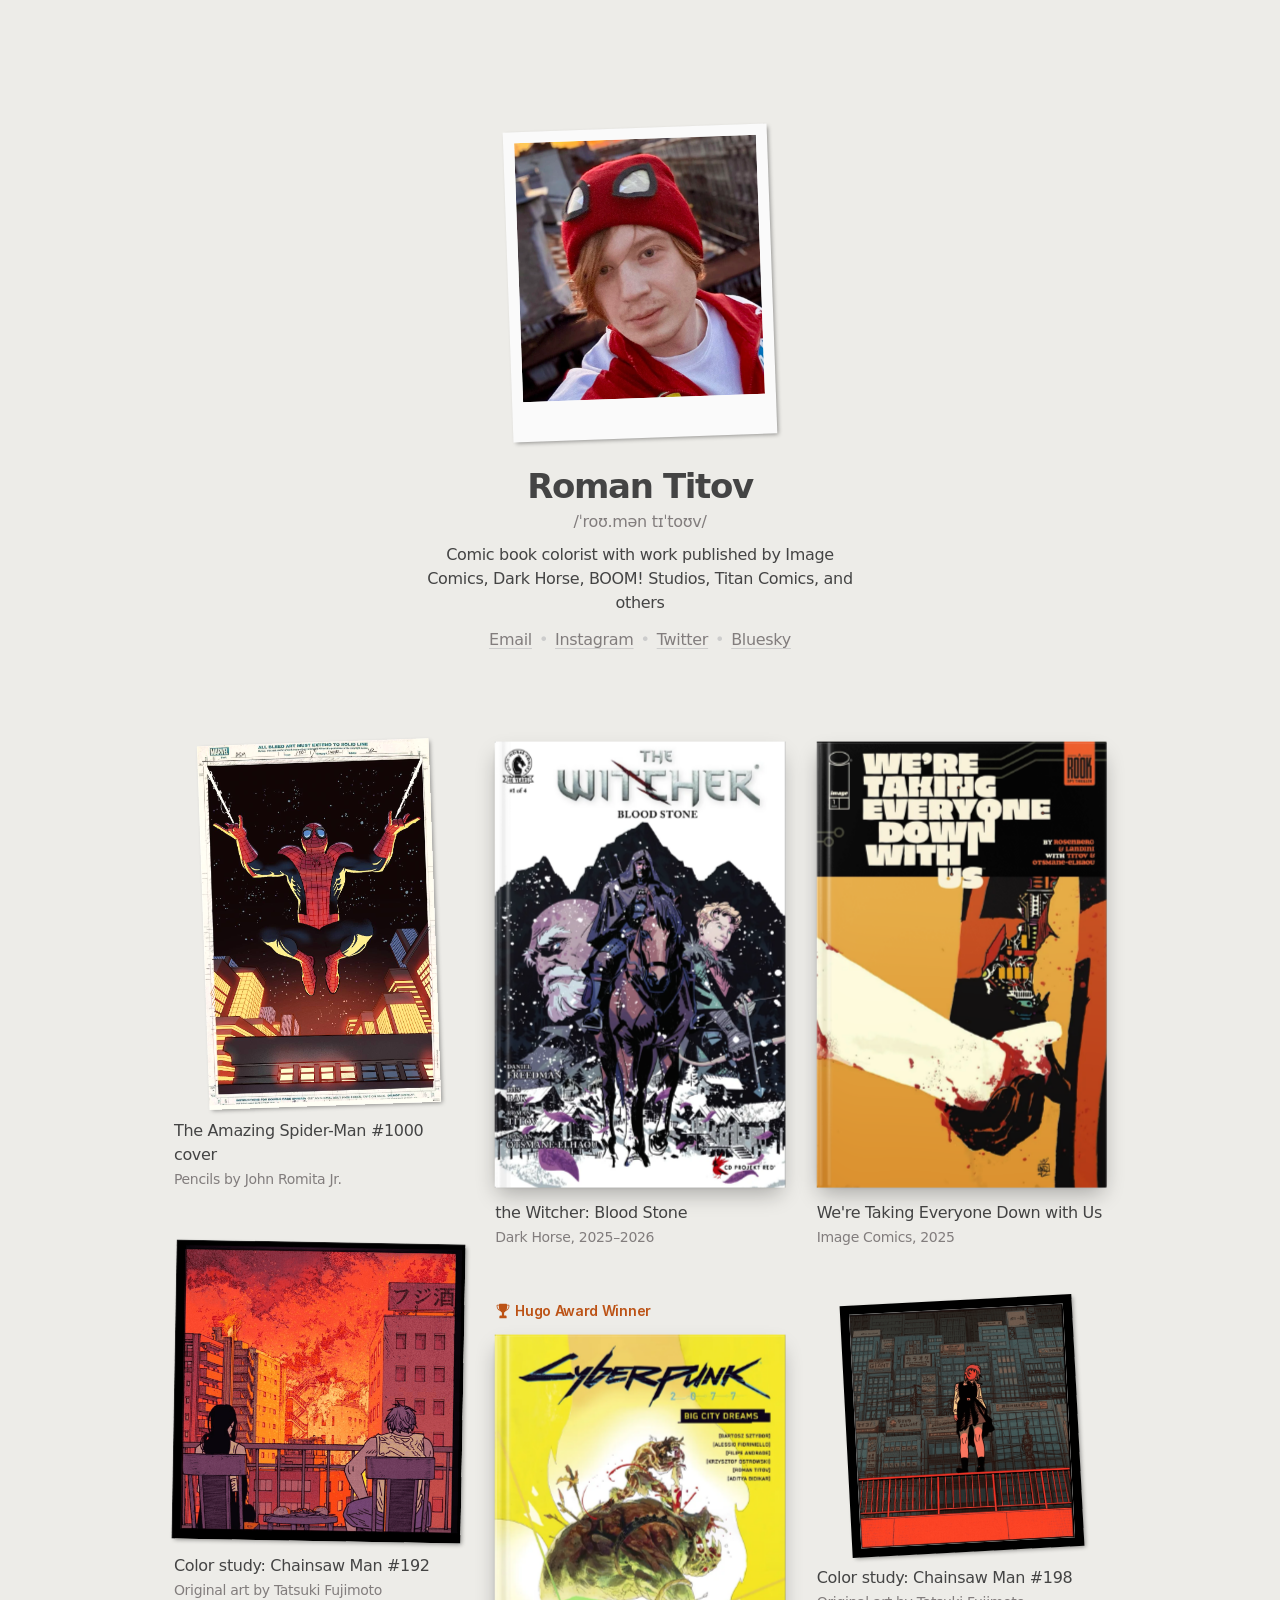
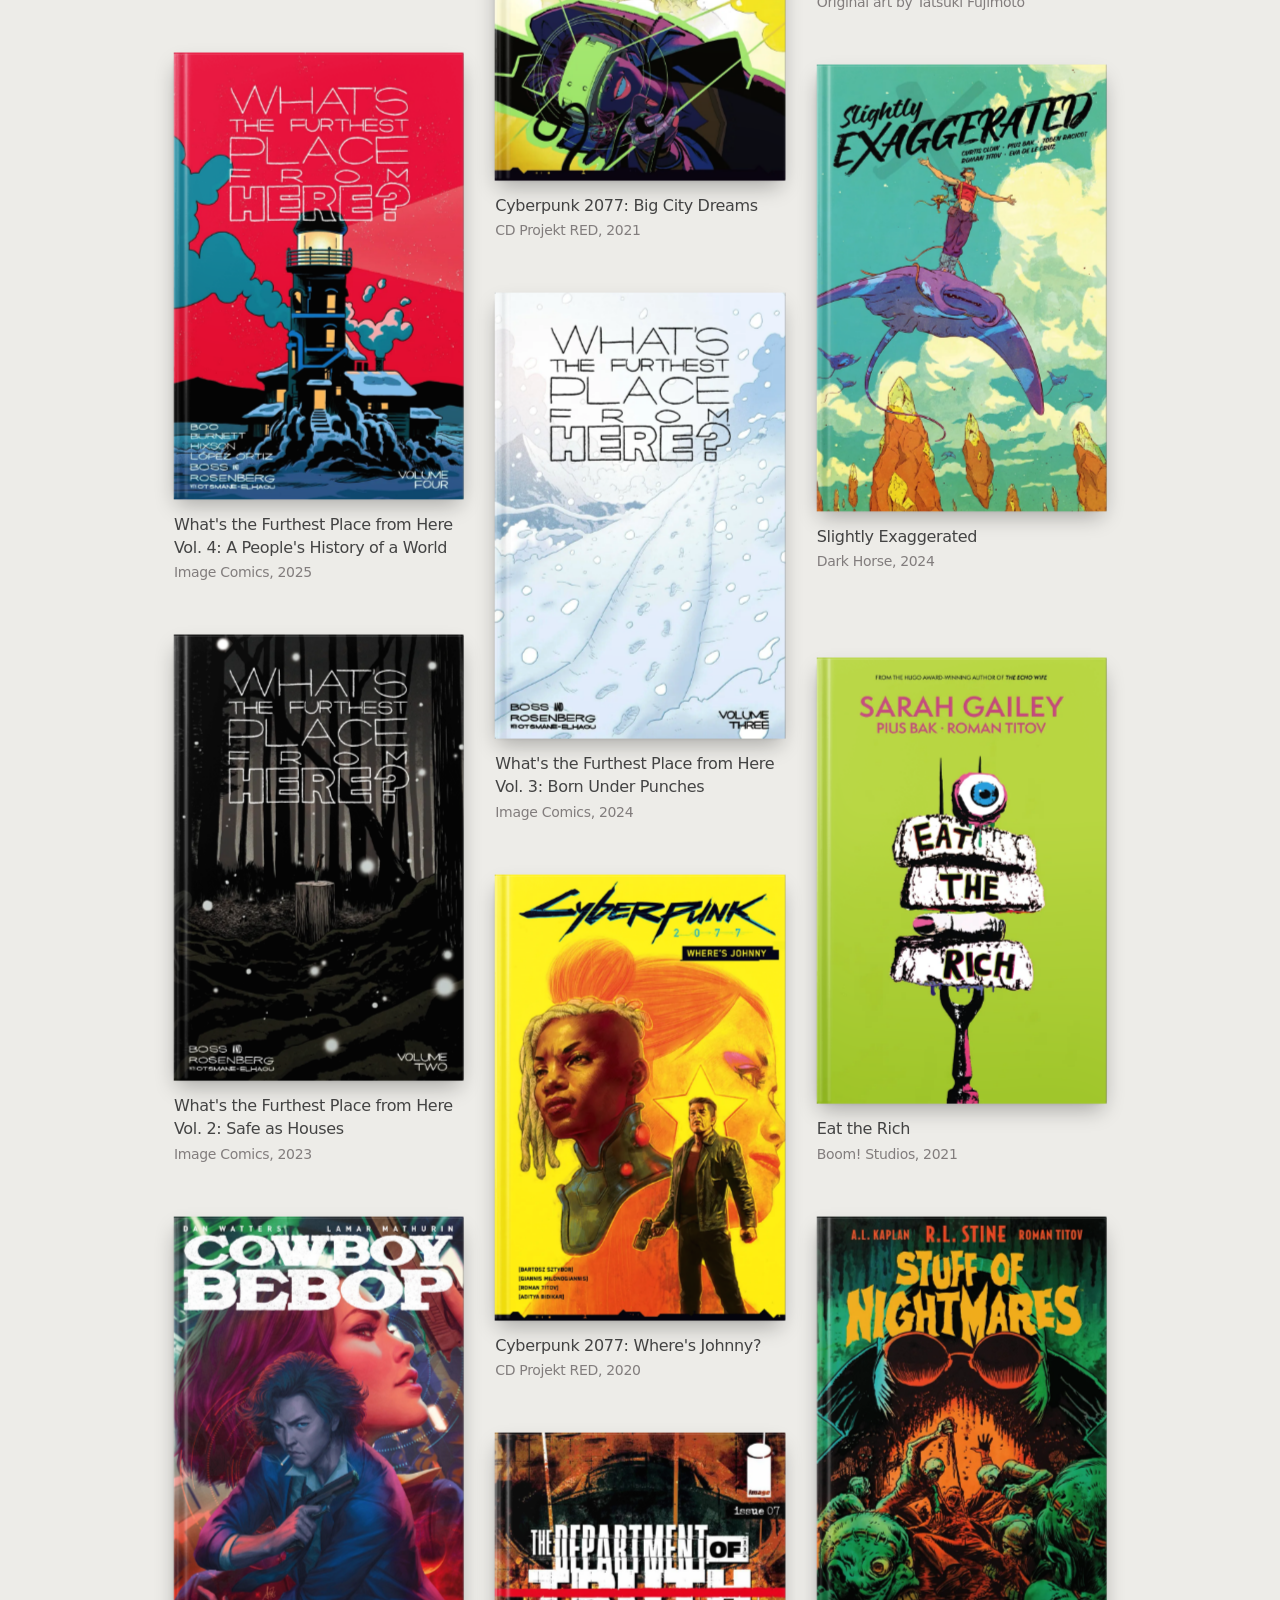
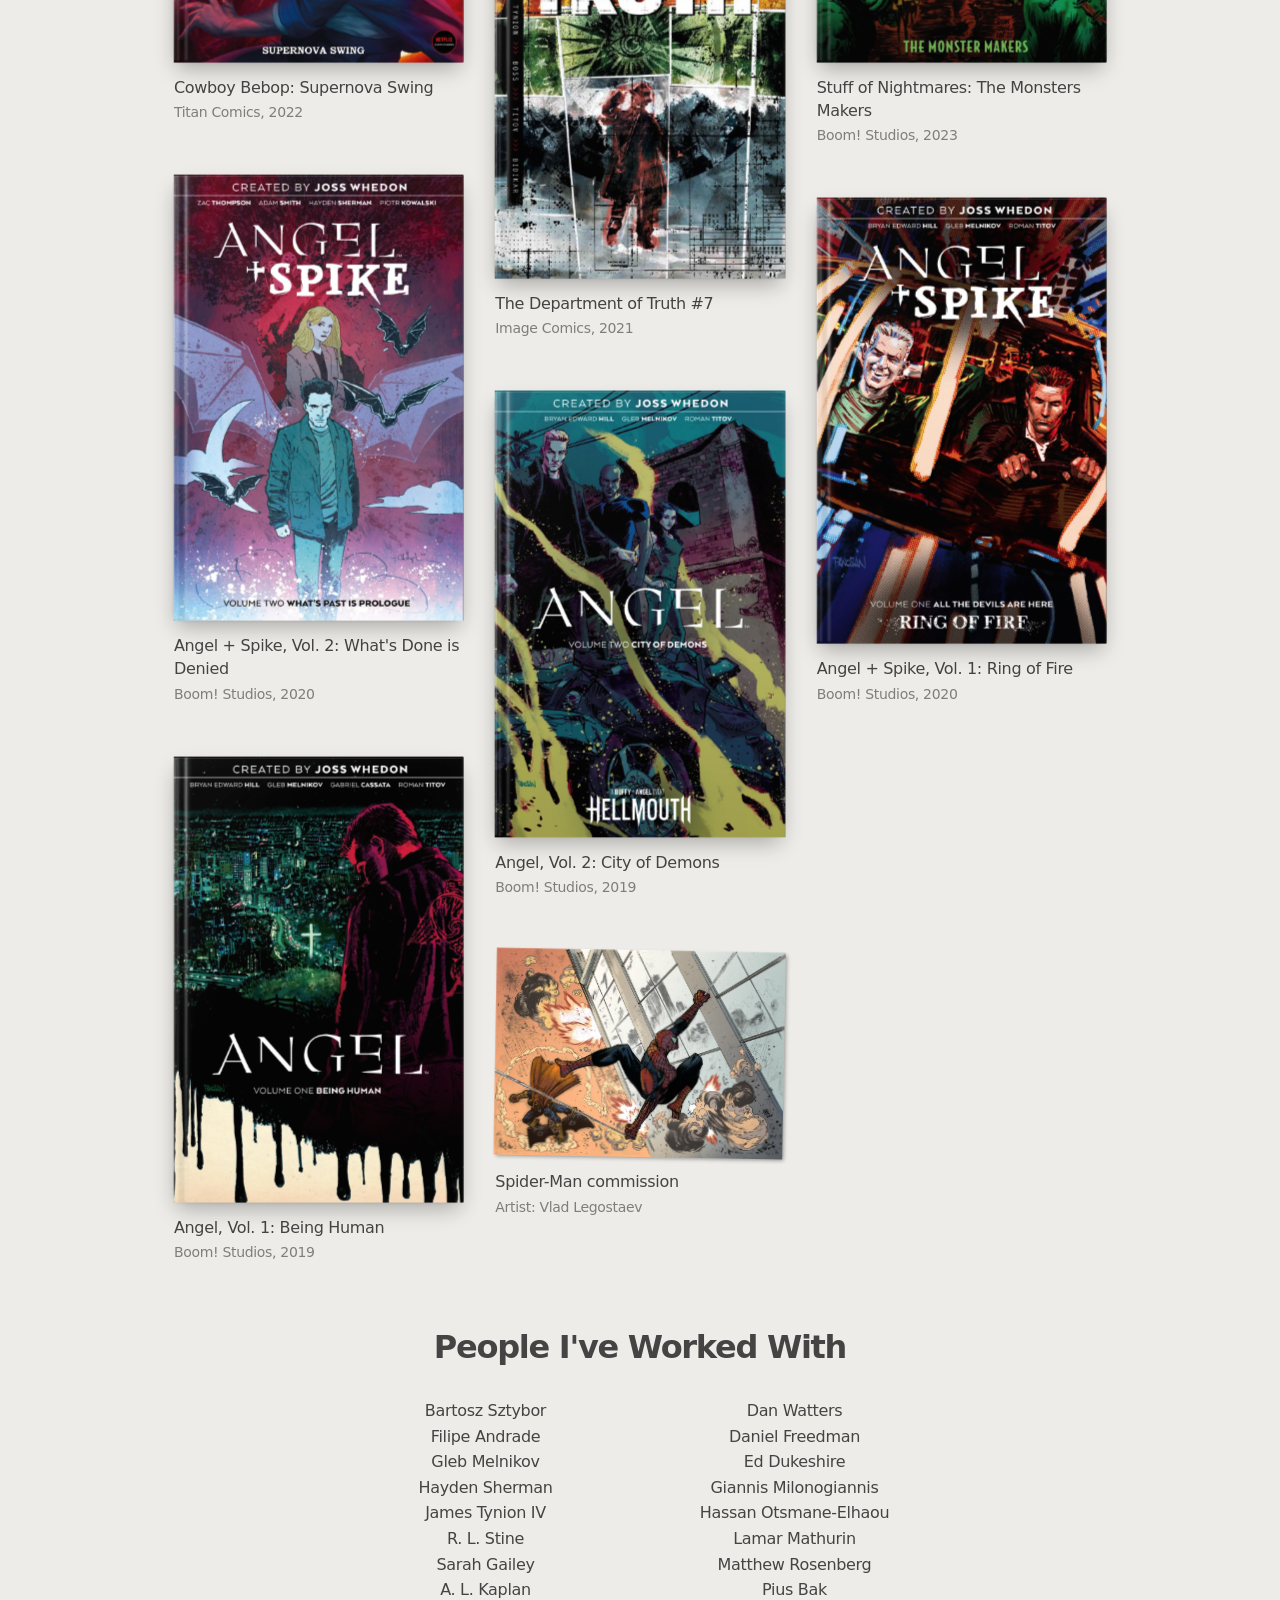
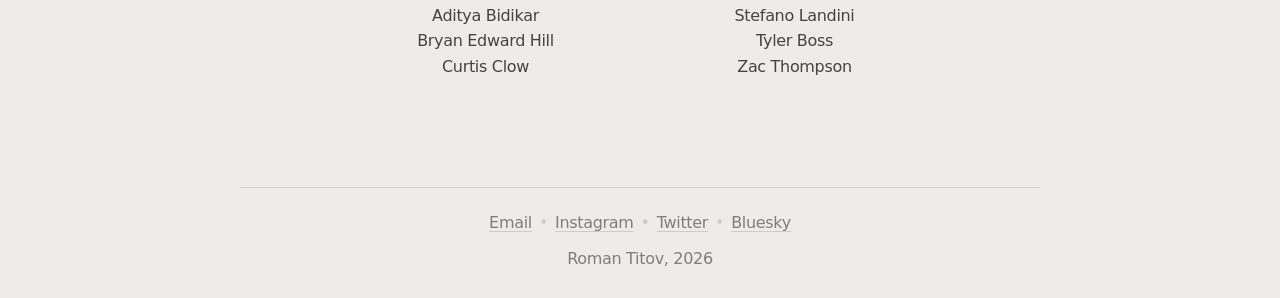
<file: index.html>
<!DOCTYPE html><html lang="en"><head><meta charSet="utf-8"/><meta name="viewport" content="width=device-width, initial-scale=1"/><link rel="preload" as="image" href="/img/comics/profile-photo.webp"/><link rel="preload" as="image" href="/img/comic-layers/spine-soft-light.png"/><link rel="preload" as="image" href="/img/comic-layers/spine-multiply.png"/><link rel="preload" as="image" href="/img/comic-layers/spine-normal.png"/><link rel="stylesheet" href="/_next/static/chunks/2an9a98b-p76y.css" data-precedence="next"/><link rel="stylesheet" href="/_next/static/chunks/13pghik7pywl1.css" data-precedence="next"/><link rel="preload" as="script" fetchPriority="low" href="/_next/static/chunks/0jvhpaew_uadu.js"/><script src="/_next/static/chunks/41shqbag6wu_r.js" async=""></script><script src="/_next/static/chunks/12_celfi3iros.js" async=""></script><script src="/_next/static/chunks/2_4nww4pyj1_y.js" async=""></script><script src="/_next/static/chunks/turbopack-1w__w0vawnmqf.js" async=""></script><script src="/_next/static/chunks/28cmotl9hxfad.js" async=""></script><script src="/_next/static/chunks/02_y7eor6yibq.js" async=""></script><title>Roman Titov — Comic Book Colorist</title><meta name="description" content="Comic book colorist with work published by Image Comics, Dark Horse, BOOM! Studios, Titan Comics, and others."/><link rel="canonical" href="https://comics.teetov.com/"/><meta property="og:title" content="Roman Titov — Comic Book Colorist"/><meta property="og:description" content="Comic book colorist with work published by Image Comics, Dark Horse, BOOM! Studios, Titan Comics, and others."/><meta property="og:url" content="https://comics.teetov.com/"/><meta property="og:locale" content="en_US"/><meta property="og:type" content="website"/><meta name="twitter:card" content="summary"/><meta name="twitter:title" content="Roman Titov — Comic Book Colorist"/><meta name="twitter:description" content="Comic book colorist with work published by Image Comics, Dark Horse, BOOM! Studios, Titan Comics, and others."/><link rel="icon" href="/favicon.svg" type="image/svg+xml" media="(prefers-color-scheme: light)"/><link rel="icon" href="/favicon_dark.svg" type="image/svg+xml" media="(prefers-color-scheme: dark)"/><script>(self.__next_s=self.__next_s||[]).push([0,{"children":"try { const path = location.pathname.replace(/\\/+$/, \"\"); document.documentElement.lang = [\"/ru\", \"/book-lab\", \"/holo-lab\"].includes(path) ? \"ru\" : \"en\"; const key = \"portfolio-language-navigation\"; const skip = sessionStorage.getItem(key); sessionStorage.removeItem(key); if (skip \u0026\u0026 performance.getEntriesByType(\"navigation\")[0]?.type !== \"reload\") document.documentElement.dataset.skipEntrance = \"true\"; if (new URL(location.href).searchParams.has(\"languageTransition\")) { document.documentElement.dataset.languageTransition = \"true\"; document.documentElement.dataset.languagePending = \"true\"; } } catch {}","id":"portfolio-navigation-state"}])</script><script src="/_next/static/chunks/0cz1d0mv5g_q7.js" noModule=""></script></head><body><div hidden=""><!--$--><!--/$--></div><main class="ComicsPage-module__dyDC_G__page page comicsPage" lang="en"><header class="ComicsPage-module__dyDC_G__intro"><div class="ComicsPage-module__dyDC_G__polaroid"><div class="ComicsPage-module__dyDC_G__polaroidFrame"><div class="ComicsPage-module__dyDC_G__polaroidPhoto"><img alt="Roman Titov wearing a red Spider-Man hat" decoding="async" data-nimg="fill" style="position:absolute;height:100%;width:100%;left:0;top:0;right:0;bottom:0;color:transparent" src="/img/comics/profile-photo.webp"/></div></div></div><h1>Roman Titov</h1><p class="ComicsPage-module__dyDC_G__phonetic">/ˈroʊ.mən tɪˈtoʊv/</p><p class="ComicsPage-module__dyDC_G__bio">Comic book colorist with work published by Image Comics, Dark Horse, BOOM! Studios, Titan Comics, and others</p><nav class="ComicsPage-module__dyDC_G__contacts" aria-label="Contact links"><a href="mailto:teetov@duck.com">Email</a><span aria-hidden="true">•</span><a href="https://www.instagram.com/teetov_/" target="_blank" rel="noreferrer">Instagram</a><span aria-hidden="true">•</span><a href="https://x.com/teetov_" target="_blank" rel="noreferrer">Twitter</a><span aria-hidden="true">•</span><a href="https://bsky.app/profile/teetov.bsky.social" target="_blank" rel="noreferrer">Bluesky</a></nav></header><section class="ComicsPage-module__dyDC_G__gallery" aria-label="Comic book coloring portfolio"><div class="ComicsPage-module__dyDC_G__desktopGallery"><div class="ComicsPage-module__dyDC_G__comicColumn"><figure class="ComicsPage-module__dyDC_G__comic"><div class="ComicsPage-module__dyDC_G__artwork ComicsPage-module__dyDC_G__soft-edge" style="aspect-ratio:815 / 1280;--artwork-rotation:-2deg"><img alt="The Amazing Spider-Man #1000 cover" loading="lazy" decoding="async" data-nimg="fill" style="position:absolute;height:100%;width:100%;left:0;top:0;right:0;bottom:0;color:transparent" src="/img/comics/the-amazing-spider-man-1000-cover.jpeg"/></div><figcaption>The Amazing Spider-Man #1000 cover</figcaption><p>Pencils by John Romita Jr.</p></figure><figure class="ComicsPage-module__dyDC_G__comic"><div class="ComicsPage-module__dyDC_G__artwork " style="aspect-ratio:984 / 1015;--artwork-rotation:1deg"><img alt="Color study: Chainsaw Man #192" loading="lazy" decoding="async" data-nimg="fill" style="position:absolute;height:100%;width:100%;left:0;top:0;right:0;bottom:0;color:transparent" src="/img/comics/chainsaw-man-192-color-study.jpeg"/></div><figcaption>Color study: Chainsaw Man #192</figcaption><p>Original art by Tatsuki Fujimoto</p></figure><figure class="ComicsPage-module__dyDC_G__comic"><div class="ComicBook-module__Q4sDaa__book  " style="aspect-ratio:832 / 1280"><div class="ComicBook-module__Q4sDaa__pages" aria-hidden="true"><div class="ComicBook-module__Q4sDaa__secondPage"><img alt="" loading="lazy" decoding="async" data-nimg="fill" style="position:absolute;height:100%;width:100%;left:0;top:0;right:0;bottom:0;color:transparent" src="/img/comics/What&#x27;s%20the%20Furthest%20Place%20from%20Here%20v04%20-%20A%20People&#x27;s%20History%20of%20a%20World-0121.webp"/><div class="ComicBook-module__Q4sDaa__pageTurnShadow"></div><div class="ComicBook-module__Q4sDaa__firstPageCastShadow"></div></div><div class="ComicBook-module__Q4sDaa__firstPage"><img alt="" loading="lazy" decoding="async" data-nimg="fill" style="position:absolute;height:100%;width:100%;left:0;top:0;right:0;bottom:0;color:transparent" src="/img/comics/What&#x27;s%20the%20Furthest%20Place%20from%20Here%20v04%20-%20A%20People&#x27;s%20History%20of%20a%20World-0120.webp"/><div class="ComicBook-module__Q4sDaa__coverCastShadow"></div></div></div><div class="ComicBook-module__Q4sDaa__cover"><div class="ComicBook-module__Q4sDaa__coverFace"><img alt="Cover of What&#x27;s the Furthest Place from Here Vol. 4: A People&#x27;s History of a World" loading="lazy" decoding="async" data-nimg="fill" style="position:absolute;height:100%;width:100%;left:0;top:0;right:0;bottom:0;color:transparent" src="/img/comics/What&#x27;s%20the%20Furthest%20Place%20from%20Here%20v04%20-%20A%20People&#x27;s%20History%20of%20a%20World-0000.webp"/><img class="ComicBook-module__Q4sDaa__layerSoftLight" src="/img/comic-layers/spine-soft-light.png" alt="" width="604" height="906"/><img class="ComicBook-module__Q4sDaa__layerMultiply" src="/img/comic-layers/spine-multiply.png" alt="" width="604" height="906"/><img class="ComicBook-module__Q4sDaa__layerNormal" src="/img/comic-layers/spine-normal.png" alt="" width="604" height="906"/></div><div class="ComicBook-module__Q4sDaa__coverOpenGradient"></div></div><button class="ComicBook-module__Q4sDaa__hitArea" type="button" aria-label="Open cover: What&#x27;s the Furthest Place from Here Vol. 4: A People&#x27;s History of a World" aria-pressed="false"></button></div><figcaption>What&#x27;s the Furthest Place from Here Vol. 4: A People&#x27;s History of a World</figcaption><p>Image Comics, 2025</p></figure><figure class="ComicsPage-module__dyDC_G__comic"><div class="ComicBook-module__Q4sDaa__book  " style="aspect-ratio:832 / 1280"><div class="ComicBook-module__Q4sDaa__pages" aria-hidden="true"><div class="ComicBook-module__Q4sDaa__secondPage"><img alt="" loading="lazy" decoding="async" data-nimg="fill" style="position:absolute;height:100%;width:100%;left:0;top:0;right:0;bottom:0;color:transparent" src="/img/comics/What&#x27;s%20the%20Furthest%20Place%20from%20Here%20v02%20-%20Safe%20as%20Houses%20-%200050.webp"/><div class="ComicBook-module__Q4sDaa__pageTurnShadow"></div><div class="ComicBook-module__Q4sDaa__firstPageCastShadow"></div></div><div class="ComicBook-module__Q4sDaa__firstPage"><img alt="" loading="lazy" decoding="async" data-nimg="fill" style="position:absolute;height:100%;width:100%;left:0;top:0;right:0;bottom:0;color:transparent" src="/img/comics/What&#x27;s%20the%20Furthest%20Place%20from%20Here%20v02%20-%20Safe%20as%20Houses%20-%200048.webp"/><div class="ComicBook-module__Q4sDaa__coverCastShadow"></div></div></div><div class="ComicBook-module__Q4sDaa__cover"><div class="ComicBook-module__Q4sDaa__coverFace"><img alt="Cover of What&#x27;s the Furthest Place from Here Vol. 2: Safe as Houses" loading="lazy" decoding="async" data-nimg="fill" style="position:absolute;height:100%;width:100%;left:0;top:0;right:0;bottom:0;color:transparent" src="/img/comics/What&#x27;s%20the%20Furthest%20Place%20from%20Here%20v02%20-%20Safe%20as%20Houses%20-%200000.webp"/><img class="ComicBook-module__Q4sDaa__layerSoftLight" src="/img/comic-layers/spine-soft-light.png" alt="" width="604" height="906"/><img class="ComicBook-module__Q4sDaa__layerMultiply" src="/img/comic-layers/spine-multiply.png" alt="" width="604" height="906"/><img class="ComicBook-module__Q4sDaa__layerNormal" src="/img/comic-layers/spine-normal.png" alt="" width="604" height="906"/></div><div class="ComicBook-module__Q4sDaa__coverOpenGradient"></div></div><button class="ComicBook-module__Q4sDaa__hitArea" type="button" aria-label="Open cover: What&#x27;s the Furthest Place from Here Vol. 2: Safe as Houses" aria-pressed="false"></button></div><figcaption>What&#x27;s the Furthest Place from Here Vol. 2: Safe as Houses</figcaption><p>Image Comics, 2023</p></figure><figure class="ComicsPage-module__dyDC_G__comic"><div class="ComicBook-module__Q4sDaa__book  " style="aspect-ratio:832 / 1280"><div class="ComicBook-module__Q4sDaa__pages" aria-hidden="true"><div class="ComicBook-module__Q4sDaa__secondPage"><img alt="" loading="lazy" decoding="async" data-nimg="fill" style="position:absolute;height:100%;width:100%;left:0;top:0;right:0;bottom:0;color:transparent" src="/img/comics/Cowboy%20Bebop%202.webp"/><div class="ComicBook-module__Q4sDaa__pageTurnShadow"></div><div class="ComicBook-module__Q4sDaa__firstPageCastShadow"></div></div><div class="ComicBook-module__Q4sDaa__firstPage"><img alt="" loading="lazy" decoding="async" data-nimg="fill" style="position:absolute;height:100%;width:100%;left:0;top:0;right:0;bottom:0;color:transparent" src="/img/comics/Cowboy%20Bebop%201.webp"/><div class="ComicBook-module__Q4sDaa__coverCastShadow"></div></div></div><div class="ComicBook-module__Q4sDaa__cover"><div class="ComicBook-module__Q4sDaa__coverFace"><img alt="Cover of Cowboy Bebop: Supernova Swing" loading="lazy" decoding="async" data-nimg="fill" style="position:absolute;height:100%;width:100%;left:0;top:0;right:0;bottom:0;color:transparent" src="/img/compressed/9571792-cowboybebop-supernovaswing-0000.jpg"/><img class="ComicBook-module__Q4sDaa__layerSoftLight" src="/img/comic-layers/spine-soft-light.png" alt="" width="604" height="906"/><img class="ComicBook-module__Q4sDaa__layerMultiply" src="/img/comic-layers/spine-multiply.png" alt="" width="604" height="906"/><img class="ComicBook-module__Q4sDaa__layerNormal" src="/img/comic-layers/spine-normal.png" alt="" width="604" height="906"/></div><div class="ComicBook-module__Q4sDaa__coverOpenGradient"></div></div><button class="ComicBook-module__Q4sDaa__hitArea" type="button" aria-label="Open cover: Cowboy Bebop: Supernova Swing" aria-pressed="false"></button></div><figcaption>Cowboy Bebop: Supernova Swing</figcaption><p>Titan Comics, 2022</p></figure><figure class="ComicsPage-module__dyDC_G__comic"><div class="ComicBook-module__Q4sDaa__book  " style="aspect-ratio:832 / 1280"><div class="ComicBook-module__Q4sDaa__pages" aria-hidden="true"><div class="ComicBook-module__Q4sDaa__secondPage"><img alt="" loading="lazy" decoding="async" data-nimg="fill" style="position:absolute;height:100%;width:100%;left:0;top:0;right:0;bottom:0;color:transparent" src="/img/comics/Angel%20%26%20Spike%20v02-060.webp"/><div class="ComicBook-module__Q4sDaa__pageTurnShadow"></div><div class="ComicBook-module__Q4sDaa__firstPageCastShadow"></div></div><div class="ComicBook-module__Q4sDaa__firstPage"><img alt="" loading="lazy" decoding="async" data-nimg="fill" style="position:absolute;height:100%;width:100%;left:0;top:0;right:0;bottom:0;color:transparent" src="/img/comics/Angel%20%26%20Spike%20v02-059.webp"/><div class="ComicBook-module__Q4sDaa__coverCastShadow"></div></div></div><div class="ComicBook-module__Q4sDaa__cover"><div class="ComicBook-module__Q4sDaa__coverFace"><img alt="Cover of Angel + Spike, Vol. 2: What&#x27;s Done is Denied" loading="lazy" decoding="async" data-nimg="fill" style="position:absolute;height:100%;width:100%;left:0;top:0;right:0;bottom:0;color:transparent" src="/img/comics/Angel%20%26%20Spike%20v02-000.webp"/><img class="ComicBook-module__Q4sDaa__layerSoftLight" src="/img/comic-layers/spine-soft-light.png" alt="" width="604" height="906"/><img class="ComicBook-module__Q4sDaa__layerMultiply" src="/img/comic-layers/spine-multiply.png" alt="" width="604" height="906"/><img class="ComicBook-module__Q4sDaa__layerNormal" src="/img/comic-layers/spine-normal.png" alt="" width="604" height="906"/></div><div class="ComicBook-module__Q4sDaa__coverOpenGradient"></div></div><button class="ComicBook-module__Q4sDaa__hitArea" type="button" aria-label="Open cover: Angel + Spike, Vol. 2: What&#x27;s Done is Denied" aria-pressed="false"></button></div><figcaption>Angel + Spike, Vol. 2: What&#x27;s Done is Denied</figcaption><p>Boom! Studios, 2020</p></figure><figure class="ComicsPage-module__dyDC_G__comic"><div class="ComicBook-module__Q4sDaa__book  " style="aspect-ratio:832 / 1280"><div class="ComicBook-module__Q4sDaa__pages" aria-hidden="true"><div class="ComicBook-module__Q4sDaa__secondPage"><img alt="" loading="lazy" decoding="async" data-nimg="fill" style="position:absolute;height:100%;width:100%;left:0;top:0;right:0;bottom:0;color:transparent" src="/img/comics/Angel%20v01-099.webp"/><div class="ComicBook-module__Q4sDaa__pageTurnShadow"></div><div class="ComicBook-module__Q4sDaa__firstPageCastShadow"></div></div><div class="ComicBook-module__Q4sDaa__firstPage"><img alt="" loading="lazy" decoding="async" data-nimg="fill" style="position:absolute;height:100%;width:100%;left:0;top:0;right:0;bottom:0;color:transparent" src="/img/comics/Angel%20v01-068.webp"/><div class="ComicBook-module__Q4sDaa__coverCastShadow"></div></div></div><div class="ComicBook-module__Q4sDaa__cover"><div class="ComicBook-module__Q4sDaa__coverFace"><img alt="Cover of Angel, Vol. 1: Being Human" loading="lazy" decoding="async" data-nimg="fill" style="position:absolute;height:100%;width:100%;left:0;top:0;right:0;bottom:0;color:transparent" src="/img/comics/Angel%20v01-000.webp"/><img class="ComicBook-module__Q4sDaa__layerSoftLight" src="/img/comic-layers/spine-soft-light.png" alt="" width="604" height="906"/><img class="ComicBook-module__Q4sDaa__layerMultiply" src="/img/comic-layers/spine-multiply.png" alt="" width="604" height="906"/><img class="ComicBook-module__Q4sDaa__layerNormal" src="/img/comic-layers/spine-normal.png" alt="" width="604" height="906"/></div><div class="ComicBook-module__Q4sDaa__coverOpenGradient"></div></div><button class="ComicBook-module__Q4sDaa__hitArea" type="button" aria-label="Open cover: Angel, Vol. 1: Being Human" aria-pressed="false"></button></div><figcaption>Angel, Vol. 1: Being Human</figcaption><p>Boom! Studios, 2019</p></figure></div><div class="ComicsPage-module__dyDC_G__comicColumn"><figure class="ComicsPage-module__dyDC_G__comic"><div class="ComicBook-module__Q4sDaa__book  " style="aspect-ratio:832 / 1280"><div class="ComicBook-module__Q4sDaa__pages" aria-hidden="true"><div class="ComicBook-module__Q4sDaa__secondPage"><img alt="" loading="lazy" decoding="async" data-nimg="fill" style="position:absolute;height:100%;width:100%;left:0;top:0;right:0;bottom:0;color:transparent" src="/img/comics/The%20Witcher%20-%20Blood%20Stone%2002-0004.webp"/><div class="ComicBook-module__Q4sDaa__pageTurnShadow"></div><div class="ComicBook-module__Q4sDaa__firstPageCastShadow"></div></div><div class="ComicBook-module__Q4sDaa__firstPage"><img alt="" loading="lazy" decoding="async" data-nimg="fill" style="position:absolute;height:100%;width:100%;left:0;top:0;right:0;bottom:0;color:transparent" src="/img/comics/The%20Witcher%20-%20Blood%20Stone%2001-0005.webp"/><div class="ComicBook-module__Q4sDaa__coverCastShadow"></div></div></div><div class="ComicBook-module__Q4sDaa__cover"><div class="ComicBook-module__Q4sDaa__coverFace"><img alt="Cover of the Witcher: Blood Stone" loading="lazy" decoding="async" data-nimg="fill" style="position:absolute;height:100%;width:100%;left:0;top:0;right:0;bottom:0;color:transparent" src="/img/comics/The%20Witcher%20-%20Blood%20Stone%2001-0000.webp"/><img class="ComicBook-module__Q4sDaa__layerSoftLight" src="/img/comic-layers/spine-soft-light.png" alt="" width="604" height="906"/><img class="ComicBook-module__Q4sDaa__layerMultiply" src="/img/comic-layers/spine-multiply.png" alt="" width="604" height="906"/><img class="ComicBook-module__Q4sDaa__layerNormal" src="/img/comic-layers/spine-normal.png" alt="" width="604" height="906"/></div><div class="ComicBook-module__Q4sDaa__coverOpenGradient"></div></div><button class="ComicBook-module__Q4sDaa__hitArea" type="button" aria-label="Open cover: the Witcher: Blood Stone" aria-pressed="false"></button></div><figcaption>the Witcher: Blood Stone</figcaption><p>Dark Horse, 2025–2026</p></figure><figure class="ComicsPage-module__dyDC_G__comic"><span class="award"><span class="awardLabel">Hugo Award Winner</span></span><div class="ComicBook-module__Q4sDaa__book  " style="aspect-ratio:832 / 1280"><div class="ComicBook-module__Q4sDaa__pages" aria-hidden="true"><div class="ComicBook-module__Q4sDaa__secondPage"><img alt="" loading="lazy" decoding="async" data-nimg="fill" style="position:absolute;height:100%;width:100%;left:0;top:0;right:0;bottom:0;color:transparent" src="/img/comics/Cyberpunk%202077%20-%20Big%20City%20Dreams-022.webp"/><div class="ComicBook-module__Q4sDaa__pageTurnShadow"></div><div class="ComicBook-module__Q4sDaa__firstPageCastShadow"></div></div><div class="ComicBook-module__Q4sDaa__firstPage"><img alt="" loading="lazy" decoding="async" data-nimg="fill" style="position:absolute;height:100%;width:100%;left:0;top:0;right:0;bottom:0;color:transparent" src="/img/comics/Cyberpunk%202077%20-%20Big%20City%20Dreams-021.webp"/><div class="ComicBook-module__Q4sDaa__coverCastShadow"></div></div></div><div class="ComicBook-module__Q4sDaa__cover"><div class="ComicBook-module__Q4sDaa__coverFace"><img alt="Cover of Cyberpunk 2077: Big City Dreams" loading="lazy" decoding="async" data-nimg="fill" style="position:absolute;height:100%;width:100%;left:0;top:0;right:0;bottom:0;color:transparent" src="/img/comics/Cyberpunk%202077%20-%20Big%20City%20Dreams-000.webp"/><img class="ComicBook-module__Q4sDaa__layerSoftLight" src="/img/comic-layers/spine-soft-light.png" alt="" width="604" height="906"/><img class="ComicBook-module__Q4sDaa__layerMultiply" src="/img/comic-layers/spine-multiply.png" alt="" width="604" height="906"/><img class="ComicBook-module__Q4sDaa__layerNormal" src="/img/comic-layers/spine-normal.png" alt="" width="604" height="906"/></div><div class="ComicBook-module__Q4sDaa__coverOpenGradient"></div></div><button class="ComicBook-module__Q4sDaa__hitArea" type="button" aria-label="Open cover: Cyberpunk 2077: Big City Dreams" aria-pressed="false"></button></div><figcaption>Cyberpunk 2077: Big City Dreams</figcaption><p>CD Projekt RED, 2021</p></figure><figure class="ComicsPage-module__dyDC_G__comic"><div class="ComicBook-module__Q4sDaa__book  " style="aspect-ratio:832 / 1280"><div class="ComicBook-module__Q4sDaa__pages" aria-hidden="true"><div class="ComicBook-module__Q4sDaa__secondPage"><img alt="" loading="lazy" decoding="async" data-nimg="fill" style="position:absolute;height:100%;width:100%;left:0;top:0;right:0;bottom:0;color:transparent" src="/img/comics/What&#x27;s%20the%20Furthest%20Place%20from%20Here%20v03%20-%20Born%20Under%20Punches-0146.webp"/><div class="ComicBook-module__Q4sDaa__pageTurnShadow"></div><div class="ComicBook-module__Q4sDaa__firstPageCastShadow"></div></div><div class="ComicBook-module__Q4sDaa__firstPage"><img alt="" loading="lazy" decoding="async" data-nimg="fill" style="position:absolute;height:100%;width:100%;left:0;top:0;right:0;bottom:0;color:transparent" src="/img/comics/What&#x27;s%20the%20Furthest%20Place%20from%20Here%20v03%20-%20Born%20Under%20Punches-0015.webp"/><div class="ComicBook-module__Q4sDaa__coverCastShadow"></div></div></div><div class="ComicBook-module__Q4sDaa__cover"><div class="ComicBook-module__Q4sDaa__coverFace"><img alt="Cover of What&#x27;s the Furthest Place from Here Vol. 3: Born Under Punches" loading="lazy" decoding="async" data-nimg="fill" style="position:absolute;height:100%;width:100%;left:0;top:0;right:0;bottom:0;color:transparent" src="/img/comics/What&#x27;s%20the%20Furthest%20Place%20from%20Here%20v03%20-%20Born%20Under%20Punches-0000.webp"/><img class="ComicBook-module__Q4sDaa__layerSoftLight" src="/img/comic-layers/spine-soft-light.png" alt="" width="604" height="906"/><img class="ComicBook-module__Q4sDaa__layerMultiply" src="/img/comic-layers/spine-multiply.png" alt="" width="604" height="906"/><img class="ComicBook-module__Q4sDaa__layerNormal" src="/img/comic-layers/spine-normal.png" alt="" width="604" height="906"/></div><div class="ComicBook-module__Q4sDaa__coverOpenGradient"></div></div><button class="ComicBook-module__Q4sDaa__hitArea" type="button" aria-label="Open cover: What&#x27;s the Furthest Place from Here Vol. 3: Born Under Punches" aria-pressed="false"></button></div><figcaption>What&#x27;s the Furthest Place from Here Vol. 3: Born Under Punches</figcaption><p>Image Comics, 2024</p></figure><figure class="ComicsPage-module__dyDC_G__comic"><div class="ComicBook-module__Q4sDaa__book  " style="aspect-ratio:832 / 1280"><div class="ComicBook-module__Q4sDaa__pages" aria-hidden="true"><div class="ComicBook-module__Q4sDaa__secondPage"><img alt="" loading="lazy" decoding="async" data-nimg="fill" style="position:absolute;height:100%;width:100%;left:0;top:0;right:0;bottom:0;color:transparent" src="/img/comics/Cyberpunk%202077%20-%20Where&#x27;s%20Johnny-0035.webp"/><div class="ComicBook-module__Q4sDaa__pageTurnShadow"></div><div class="ComicBook-module__Q4sDaa__firstPageCastShadow"></div></div><div class="ComicBook-module__Q4sDaa__firstPage"><img alt="" loading="lazy" decoding="async" data-nimg="fill" style="position:absolute;height:100%;width:100%;left:0;top:0;right:0;bottom:0;color:transparent" src="/img/comics/Cyberpunk%202077%20-%20Where&#x27;s%20Johnny-0025.webp"/><div class="ComicBook-module__Q4sDaa__coverCastShadow"></div></div></div><div class="ComicBook-module__Q4sDaa__cover"><div class="ComicBook-module__Q4sDaa__coverFace"><img alt="Cover of Cyberpunk 2077: Where&#x27;s Johnny?" loading="lazy" decoding="async" data-nimg="fill" style="position:absolute;height:100%;width:100%;left:0;top:0;right:0;bottom:0;color:transparent" src="/img/comics/Cyberpunk%202077%20-%20Where&#x27;s%20Johnny-0000.webp"/><img class="ComicBook-module__Q4sDaa__layerSoftLight" src="/img/comic-layers/spine-soft-light.png" alt="" width="604" height="906"/><img class="ComicBook-module__Q4sDaa__layerMultiply" src="/img/comic-layers/spine-multiply.png" alt="" width="604" height="906"/><img class="ComicBook-module__Q4sDaa__layerNormal" src="/img/comic-layers/spine-normal.png" alt="" width="604" height="906"/></div><div class="ComicBook-module__Q4sDaa__coverOpenGradient"></div></div><button class="ComicBook-module__Q4sDaa__hitArea" type="button" aria-label="Open cover: Cyberpunk 2077: Where&#x27;s Johnny?" aria-pressed="false"></button></div><figcaption>Cyberpunk 2077: Where&#x27;s Johnny?</figcaption><p>CD Projekt RED, 2020</p></figure><figure class="ComicsPage-module__dyDC_G__comic"><div class="ComicBook-module__Q4sDaa__book  " style="aspect-ratio:832 / 1280"><div class="ComicBook-module__Q4sDaa__pages" aria-hidden="true"><div class="ComicBook-module__Q4sDaa__secondPage"><img alt="" loading="lazy" decoding="async" data-nimg="fill" style="position:absolute;height:100%;width:100%;left:0;top:0;right:0;bottom:0;color:transparent" src="/img/comics/The%20Department%20of%20Truth%20007-007.webp"/><div class="ComicBook-module__Q4sDaa__pageTurnShadow"></div><div class="ComicBook-module__Q4sDaa__firstPageCastShadow"></div></div><div class="ComicBook-module__Q4sDaa__firstPage"><img alt="" loading="lazy" decoding="async" data-nimg="fill" style="position:absolute;height:100%;width:100%;left:0;top:0;right:0;bottom:0;color:transparent" src="/img/comics/The%20Department%20of%20Truth%20007-006.webp"/><div class="ComicBook-module__Q4sDaa__coverCastShadow"></div></div></div><div class="ComicBook-module__Q4sDaa__cover"><div class="ComicBook-module__Q4sDaa__coverFace"><img alt="Cover of The Department of Truth #7" loading="lazy" decoding="async" data-nimg="fill" style="position:absolute;height:100%;width:100%;left:0;top:0;right:0;bottom:0;color:transparent" src="/img/comics/The%20Department%20of%20Truth%20007-000.webp"/><img class="ComicBook-module__Q4sDaa__layerSoftLight" src="/img/comic-layers/spine-soft-light.png" alt="" width="604" height="906"/><img class="ComicBook-module__Q4sDaa__layerMultiply" src="/img/comic-layers/spine-multiply.png" alt="" width="604" height="906"/><img class="ComicBook-module__Q4sDaa__layerNormal" src="/img/comic-layers/spine-normal.png" alt="" width="604" height="906"/></div><div class="ComicBook-module__Q4sDaa__coverOpenGradient"></div></div><button class="ComicBook-module__Q4sDaa__hitArea" type="button" aria-label="Open cover: The Department of Truth #7" aria-pressed="false"></button></div><figcaption>The Department of Truth #7</figcaption><p>Image Comics, 2021</p></figure><figure class="ComicsPage-module__dyDC_G__comic"><div class="ComicBook-module__Q4sDaa__book  " style="aspect-ratio:832 / 1280"><div class="ComicBook-module__Q4sDaa__pages" aria-hidden="true"><div class="ComicBook-module__Q4sDaa__secondPage"><img alt="" loading="lazy" decoding="async" data-nimg="fill" style="position:absolute;height:100%;width:100%;left:0;top:0;right:0;bottom:0;color:transparent" src="/img/comics/Angel%20v02-030.webp"/><div class="ComicBook-module__Q4sDaa__pageTurnShadow"></div><div class="ComicBook-module__Q4sDaa__firstPageCastShadow"></div></div><div class="ComicBook-module__Q4sDaa__firstPage"><img alt="" loading="lazy" decoding="async" data-nimg="fill" style="position:absolute;height:100%;width:100%;left:0;top:0;right:0;bottom:0;color:transparent" src="/img/comics/Angel%20v02-028.webp"/><div class="ComicBook-module__Q4sDaa__coverCastShadow"></div></div></div><div class="ComicBook-module__Q4sDaa__cover"><div class="ComicBook-module__Q4sDaa__coverFace"><img alt="Cover of Angel, Vol. 2: City of Demons" loading="lazy" decoding="async" data-nimg="fill" style="position:absolute;height:100%;width:100%;left:0;top:0;right:0;bottom:0;color:transparent" src="/img/comics/Angel%20v02-000.webp"/><img class="ComicBook-module__Q4sDaa__layerSoftLight" src="/img/comic-layers/spine-soft-light.png" alt="" width="604" height="906"/><img class="ComicBook-module__Q4sDaa__layerMultiply" src="/img/comic-layers/spine-multiply.png" alt="" width="604" height="906"/><img class="ComicBook-module__Q4sDaa__layerNormal" src="/img/comic-layers/spine-normal.png" alt="" width="604" height="906"/></div><div class="ComicBook-module__Q4sDaa__coverOpenGradient"></div></div><button class="ComicBook-module__Q4sDaa__hitArea" type="button" aria-label="Open cover: Angel, Vol. 2: City of Demons" aria-pressed="false"></button></div><figcaption>Angel, Vol. 2: City of Demons</figcaption><p>Boom! Studios, 2019</p></figure><figure class="ComicsPage-module__dyDC_G__comic"><div class="ComicsPage-module__dyDC_G__artwork undefined" style="aspect-ratio:1000 / 714;--artwork-rotation:1deg"><img alt="Spider-Man commission" loading="lazy" decoding="async" data-nimg="fill" style="position:absolute;height:100%;width:100%;left:0;top:0;right:0;bottom:0;color:transparent" src="/img/comics/Spider-Man_IK-commission-COLOR-300dpi%201.webp"/></div><figcaption>Spider-Man commission</figcaption><p>Artist: Vlad Legostaev</p></figure></div><div class="ComicsPage-module__dyDC_G__comicColumn"><figure class="ComicsPage-module__dyDC_G__comic"><div class="ComicBook-module__Q4sDaa__book  " style="aspect-ratio:832 / 1280"><div class="ComicBook-module__Q4sDaa__pages" aria-hidden="true"><div class="ComicBook-module__Q4sDaa__secondPage"><img alt="" loading="lazy" decoding="async" data-nimg="fill" style="position:absolute;height:100%;width:100%;left:0;top:0;right:0;bottom:0;color:transparent" src="/img/comics/We&#x27;re%20Taking%20Everyone%20Down%20With%20Us%20001-0003.webp"/><div class="ComicBook-module__Q4sDaa__pageTurnShadow"></div><div class="ComicBook-module__Q4sDaa__firstPageCastShadow"></div></div><div class="ComicBook-module__Q4sDaa__firstPage"><img alt="" loading="lazy" decoding="async" data-nimg="fill" style="position:absolute;height:100%;width:100%;left:0;top:0;right:0;bottom:0;color:transparent" src="/img/comics/We&#x27;re%20Taking%20Everyone%20Down%20With%20Us%20001-0002.webp"/><div class="ComicBook-module__Q4sDaa__coverCastShadow"></div></div></div><div class="ComicBook-module__Q4sDaa__cover"><div class="ComicBook-module__Q4sDaa__coverFace"><img alt="Cover of We&#x27;re Taking Everyone Down with Us" loading="lazy" decoding="async" data-nimg="fill" style="position:absolute;height:100%;width:100%;left:0;top:0;right:0;bottom:0;color:transparent" src="/img/comics/We&#x27;re%20Taking%20Everyone%20Down%20With%20Us%20001-0000.webp"/><img class="ComicBook-module__Q4sDaa__layerSoftLight" src="/img/comic-layers/spine-soft-light.png" alt="" width="604" height="906"/><img class="ComicBook-module__Q4sDaa__layerMultiply" src="/img/comic-layers/spine-multiply.png" alt="" width="604" height="906"/><img class="ComicBook-module__Q4sDaa__layerNormal" src="/img/comic-layers/spine-normal.png" alt="" width="604" height="906"/></div><div class="ComicBook-module__Q4sDaa__coverOpenGradient"></div></div><button class="ComicBook-module__Q4sDaa__hitArea" type="button" aria-label="Open cover: We&#x27;re Taking Everyone Down with Us" aria-pressed="false"></button></div><figcaption>We&#x27;re Taking Everyone Down with Us</figcaption><p>Image Comics, 2025</p></figure><figure class="ComicsPage-module__dyDC_G__comic"><div class="ComicsPage-module__dyDC_G__artwork ComicsPage-module__dyDC_G__black-frame" style="aspect-ratio:1161 / 1264;--artwork-rotation:-3deg"><img alt="Color study: Chainsaw Man #198" loading="lazy" decoding="async" data-nimg="fill" style="position:absolute;height:100%;width:100%;left:0;top:0;right:0;bottom:0;color:transparent" src="/img/comics/chainsaw-man-198-color-study.jpeg"/></div><figcaption>Color study: Chainsaw Man #198</figcaption><p>Original art by Tatsuki Fujimoto</p></figure><figure class="ComicsPage-module__dyDC_G__comic"><div class="ComicBook-module__Q4sDaa__book  " style="aspect-ratio:832 / 1280"><div class="ComicBook-module__Q4sDaa__pages" aria-hidden="true"><div class="ComicBook-module__Q4sDaa__secondPage"><img alt="" loading="lazy" decoding="async" data-nimg="fill" style="position:absolute;height:100%;width:100%;left:0;top:0;right:0;bottom:0;color:transparent" src="/img/comics/Slightly%20Exaggerated-0040.webp"/><div class="ComicBook-module__Q4sDaa__pageTurnShadow"></div><div class="ComicBook-module__Q4sDaa__firstPageCastShadow"></div></div><div class="ComicBook-module__Q4sDaa__firstPage"><img alt="" loading="lazy" decoding="async" data-nimg="fill" style="position:absolute;height:100%;width:100%;left:0;top:0;right:0;bottom:0;color:transparent" src="/img/comics/Slightly%20Exaggerated-0038.webp"/><div class="ComicBook-module__Q4sDaa__coverCastShadow"></div></div></div><div class="ComicBook-module__Q4sDaa__cover"><div class="ComicBook-module__Q4sDaa__coverFace"><img alt="Cover of Slightly Exaggerated" loading="lazy" decoding="async" data-nimg="fill" style="position:absolute;height:100%;width:100%;left:0;top:0;right:0;bottom:0;color:transparent" src="/img/comics/Slightly%20Exaggerated-0000.webp"/><img class="ComicBook-module__Q4sDaa__layerSoftLight" src="/img/comic-layers/spine-soft-light.png" alt="" width="604" height="906"/><img class="ComicBook-module__Q4sDaa__layerMultiply" src="/img/comic-layers/spine-multiply.png" alt="" width="604" height="906"/><img class="ComicBook-module__Q4sDaa__layerNormal" src="/img/comic-layers/spine-normal.png" alt="" width="604" height="906"/></div><div class="ComicBook-module__Q4sDaa__coverOpenGradient"></div></div><button class="ComicBook-module__Q4sDaa__hitArea" type="button" aria-label="Open cover: Slightly Exaggerated" aria-pressed="false"></button></div><figcaption>Slightly Exaggerated</figcaption><p>Dark Horse, 2024</p></figure><figure class="ComicsPage-module__dyDC_G__comic"><span class="award"><span class="awardLabel">Bram Stoker Award Nominee</span></span><div class="ComicBook-module__Q4sDaa__book  " style="aspect-ratio:832 / 1280"><div class="ComicBook-module__Q4sDaa__pages" aria-hidden="true"><div class="ComicBook-module__Q4sDaa__secondPage"><img alt="" loading="lazy" decoding="async" data-nimg="fill" style="position:absolute;height:100%;width:100%;left:0;top:0;right:0;bottom:0;color:transparent" src="/img/comics/Eat%20the%20Rich%20%20017.webp"/><div class="ComicBook-module__Q4sDaa__pageTurnShadow"></div><div class="ComicBook-module__Q4sDaa__firstPageCastShadow"></div></div><div class="ComicBook-module__Q4sDaa__firstPage"><img alt="" loading="lazy" decoding="async" data-nimg="fill" style="position:absolute;height:100%;width:100%;left:0;top:0;right:0;bottom:0;color:transparent" src="/img/comics/Eat%20the%20Rich%20%20005.webp"/><div class="ComicBook-module__Q4sDaa__coverCastShadow"></div></div></div><div class="ComicBook-module__Q4sDaa__cover"><div class="ComicBook-module__Q4sDaa__coverFace"><img alt="Cover of Eat the Rich" loading="lazy" decoding="async" data-nimg="fill" style="position:absolute;height:100%;width:100%;left:0;top:0;right:0;bottom:0;color:transparent" src="/img/comics/Eat%20the%20Rich%20%20000.webp"/><img class="ComicBook-module__Q4sDaa__layerSoftLight" src="/img/comic-layers/spine-soft-light.png" alt="" width="604" height="906"/><img class="ComicBook-module__Q4sDaa__layerMultiply" src="/img/comic-layers/spine-multiply.png" alt="" width="604" height="906"/><img class="ComicBook-module__Q4sDaa__layerNormal" src="/img/comic-layers/spine-normal.png" alt="" width="604" height="906"/></div><div class="ComicBook-module__Q4sDaa__coverOpenGradient"></div></div><button class="ComicBook-module__Q4sDaa__hitArea" type="button" aria-label="Open cover: Eat the Rich" aria-pressed="false"></button></div><figcaption>Eat the Rich</figcaption><p>Boom! Studios, 2021</p></figure><figure class="ComicsPage-module__dyDC_G__comic"><div class="ComicBook-module__Q4sDaa__book  " style="aspect-ratio:832 / 1280"><div class="ComicBook-module__Q4sDaa__pages" aria-hidden="true"><div class="ComicBook-module__Q4sDaa__secondPage"><img alt="" loading="lazy" decoding="async" data-nimg="fill" style="position:absolute;height:100%;width:100%;left:0;top:0;right:0;bottom:0;color:transparent" src="/img/comics/Stuff%20of%20Nightmares%20-%20The%20Monsters%20Makers-0023.webp"/><div class="ComicBook-module__Q4sDaa__pageTurnShadow"></div><div class="ComicBook-module__Q4sDaa__firstPageCastShadow"></div></div><div class="ComicBook-module__Q4sDaa__firstPage"><img alt="" loading="lazy" decoding="async" data-nimg="fill" style="position:absolute;height:100%;width:100%;left:0;top:0;right:0;bottom:0;color:transparent" src="/img/comics/Stuff%20of%20Nightmares%20-%20The%20Monsters%20Makers-0007.webp"/><div class="ComicBook-module__Q4sDaa__coverCastShadow"></div></div></div><div class="ComicBook-module__Q4sDaa__cover"><div class="ComicBook-module__Q4sDaa__coverFace"><img alt="Cover of Stuff of Nightmares: The Monsters Makers" loading="lazy" decoding="async" data-nimg="fill" style="position:absolute;height:100%;width:100%;left:0;top:0;right:0;bottom:0;color:transparent" src="/img/comics/Stuff%20of%20Nightmares%20-%20The%20Monsters%20Makers-0000.webp"/><img class="ComicBook-module__Q4sDaa__layerSoftLight" src="/img/comic-layers/spine-soft-light.png" alt="" width="604" height="906"/><img class="ComicBook-module__Q4sDaa__layerMultiply" src="/img/comic-layers/spine-multiply.png" alt="" width="604" height="906"/><img class="ComicBook-module__Q4sDaa__layerNormal" src="/img/comic-layers/spine-normal.png" alt="" width="604" height="906"/></div><div class="ComicBook-module__Q4sDaa__coverOpenGradient"></div></div><button class="ComicBook-module__Q4sDaa__hitArea" type="button" aria-label="Open cover: Stuff of Nightmares: The Monsters Makers" aria-pressed="false"></button></div><figcaption>Stuff of Nightmares: The Monsters Makers</figcaption><p>Boom! Studios, 2023</p></figure><figure class="ComicsPage-module__dyDC_G__comic"><div class="ComicBook-module__Q4sDaa__book  " style="aspect-ratio:832 / 1280"><div class="ComicBook-module__Q4sDaa__pages" aria-hidden="true"><div class="ComicBook-module__Q4sDaa__secondPage"><img alt="" loading="lazy" decoding="async" data-nimg="fill" style="position:absolute;height:100%;width:100%;left:0;top:0;right:0;bottom:0;color:transparent" src="/img/comics/Angel%20%26%20Spike%20v01-007.webp"/><div class="ComicBook-module__Q4sDaa__pageTurnShadow"></div><div class="ComicBook-module__Q4sDaa__firstPageCastShadow"></div></div><div class="ComicBook-module__Q4sDaa__firstPage"><img alt="" loading="lazy" decoding="async" data-nimg="fill" style="position:absolute;height:100%;width:100%;left:0;top:0;right:0;bottom:0;color:transparent" src="/img/comics/Angel%20%26%20Spike%20v01-006.webp"/><div class="ComicBook-module__Q4sDaa__coverCastShadow"></div></div></div><div class="ComicBook-module__Q4sDaa__cover"><div class="ComicBook-module__Q4sDaa__coverFace"><img alt="Cover of Angel + Spike, Vol. 1: Ring of Fire" loading="lazy" decoding="async" data-nimg="fill" style="position:absolute;height:100%;width:100%;left:0;top:0;right:0;bottom:0;color:transparent" src="/img/comics/Angel%20%26%20Spike%20v01-000.webp"/><img class="ComicBook-module__Q4sDaa__layerSoftLight" src="/img/comic-layers/spine-soft-light.png" alt="" width="604" height="906"/><img class="ComicBook-module__Q4sDaa__layerMultiply" src="/img/comic-layers/spine-multiply.png" alt="" width="604" height="906"/><img class="ComicBook-module__Q4sDaa__layerNormal" src="/img/comic-layers/spine-normal.png" alt="" width="604" height="906"/></div><div class="ComicBook-module__Q4sDaa__coverOpenGradient"></div></div><button class="ComicBook-module__Q4sDaa__hitArea" type="button" aria-label="Open cover: Angel + Spike, Vol. 1: Ring of Fire" aria-pressed="false"></button></div><figcaption>Angel + Spike, Vol. 1: Ring of Fire</figcaption><p>Boom! Studios, 2020</p></figure></div></div><div class="ComicsPage-module__dyDC_G__mobileGallery"><div class="ComicsPage-module__dyDC_G__comicColumn"><figure class="ComicsPage-module__dyDC_G__comic"><div class="ComicsPage-module__dyDC_G__artwork ComicsPage-module__dyDC_G__soft-edge" style="aspect-ratio:815 / 1280;--artwork-rotation:-2deg"><img alt="The Amazing Spider-Man #1000 cover" loading="lazy" decoding="async" data-nimg="fill" style="position:absolute;height:100%;width:100%;left:0;top:0;right:0;bottom:0;color:transparent" src="/img/comics/the-amazing-spider-man-1000-cover.jpeg"/></div><figcaption>The Amazing Spider-Man #1000 cover</figcaption><p>Pencils by John Romita Jr.</p></figure><figure class="ComicsPage-module__dyDC_G__comic"><div class="ComicBook-module__Q4sDaa__book  " style="aspect-ratio:832 / 1280"><div class="ComicBook-module__Q4sDaa__pages" aria-hidden="true"><div class="ComicBook-module__Q4sDaa__secondPage"><img alt="" loading="lazy" decoding="async" data-nimg="fill" style="position:absolute;height:100%;width:100%;left:0;top:0;right:0;bottom:0;color:transparent" src="/img/comics/We&#x27;re%20Taking%20Everyone%20Down%20With%20Us%20001-0003.webp"/><div class="ComicBook-module__Q4sDaa__pageTurnShadow"></div><div class="ComicBook-module__Q4sDaa__firstPageCastShadow"></div></div><div class="ComicBook-module__Q4sDaa__firstPage"><img alt="" loading="lazy" decoding="async" data-nimg="fill" style="position:absolute;height:100%;width:100%;left:0;top:0;right:0;bottom:0;color:transparent" src="/img/comics/We&#x27;re%20Taking%20Everyone%20Down%20With%20Us%20001-0002.webp"/><div class="ComicBook-module__Q4sDaa__coverCastShadow"></div></div></div><div class="ComicBook-module__Q4sDaa__cover"><div class="ComicBook-module__Q4sDaa__coverFace"><img alt="Cover of We&#x27;re Taking Everyone Down with Us" loading="lazy" decoding="async" data-nimg="fill" style="position:absolute;height:100%;width:100%;left:0;top:0;right:0;bottom:0;color:transparent" src="/img/comics/We&#x27;re%20Taking%20Everyone%20Down%20With%20Us%20001-0000.webp"/><img class="ComicBook-module__Q4sDaa__layerSoftLight" src="/img/comic-layers/spine-soft-light.png" alt="" width="604" height="906"/><img class="ComicBook-module__Q4sDaa__layerMultiply" src="/img/comic-layers/spine-multiply.png" alt="" width="604" height="906"/><img class="ComicBook-module__Q4sDaa__layerNormal" src="/img/comic-layers/spine-normal.png" alt="" width="604" height="906"/></div><div class="ComicBook-module__Q4sDaa__coverOpenGradient"></div></div><button class="ComicBook-module__Q4sDaa__hitArea" type="button" aria-label="Open cover: We&#x27;re Taking Everyone Down with Us" aria-pressed="false"></button></div><figcaption>We&#x27;re Taking Everyone Down with Us</figcaption><p>Image Comics, 2025</p></figure><figure class="ComicsPage-module__dyDC_G__comic"><span class="award"><span class="awardLabel">Hugo Award Winner</span></span><div class="ComicBook-module__Q4sDaa__book  " style="aspect-ratio:832 / 1280"><div class="ComicBook-module__Q4sDaa__pages" aria-hidden="true"><div class="ComicBook-module__Q4sDaa__secondPage"><img alt="" loading="lazy" decoding="async" data-nimg="fill" style="position:absolute;height:100%;width:100%;left:0;top:0;right:0;bottom:0;color:transparent" src="/img/comics/Cyberpunk%202077%20-%20Big%20City%20Dreams-022.webp"/><div class="ComicBook-module__Q4sDaa__pageTurnShadow"></div><div class="ComicBook-module__Q4sDaa__firstPageCastShadow"></div></div><div class="ComicBook-module__Q4sDaa__firstPage"><img alt="" loading="lazy" decoding="async" data-nimg="fill" style="position:absolute;height:100%;width:100%;left:0;top:0;right:0;bottom:0;color:transparent" src="/img/comics/Cyberpunk%202077%20-%20Big%20City%20Dreams-021.webp"/><div class="ComicBook-module__Q4sDaa__coverCastShadow"></div></div></div><div class="ComicBook-module__Q4sDaa__cover"><div class="ComicBook-module__Q4sDaa__coverFace"><img alt="Cover of Cyberpunk 2077: Big City Dreams" loading="lazy" decoding="async" data-nimg="fill" style="position:absolute;height:100%;width:100%;left:0;top:0;right:0;bottom:0;color:transparent" src="/img/comics/Cyberpunk%202077%20-%20Big%20City%20Dreams-000.webp"/><img class="ComicBook-module__Q4sDaa__layerSoftLight" src="/img/comic-layers/spine-soft-light.png" alt="" width="604" height="906"/><img class="ComicBook-module__Q4sDaa__layerMultiply" src="/img/comic-layers/spine-multiply.png" alt="" width="604" height="906"/><img class="ComicBook-module__Q4sDaa__layerNormal" src="/img/comic-layers/spine-normal.png" alt="" width="604" height="906"/></div><div class="ComicBook-module__Q4sDaa__coverOpenGradient"></div></div><button class="ComicBook-module__Q4sDaa__hitArea" type="button" aria-label="Open cover: Cyberpunk 2077: Big City Dreams" aria-pressed="false"></button></div><figcaption>Cyberpunk 2077: Big City Dreams</figcaption><p>CD Projekt RED, 2021</p></figure><figure class="ComicsPage-module__dyDC_G__comic"><div class="ComicBook-module__Q4sDaa__book  " style="aspect-ratio:832 / 1280"><div class="ComicBook-module__Q4sDaa__pages" aria-hidden="true"><div class="ComicBook-module__Q4sDaa__secondPage"><img alt="" loading="lazy" decoding="async" data-nimg="fill" style="position:absolute;height:100%;width:100%;left:0;top:0;right:0;bottom:0;color:transparent" src="/img/comics/What&#x27;s%20the%20Furthest%20Place%20from%20Here%20v04%20-%20A%20People&#x27;s%20History%20of%20a%20World-0121.webp"/><div class="ComicBook-module__Q4sDaa__pageTurnShadow"></div><div class="ComicBook-module__Q4sDaa__firstPageCastShadow"></div></div><div class="ComicBook-module__Q4sDaa__firstPage"><img alt="" loading="lazy" decoding="async" data-nimg="fill" style="position:absolute;height:100%;width:100%;left:0;top:0;right:0;bottom:0;color:transparent" src="/img/comics/What&#x27;s%20the%20Furthest%20Place%20from%20Here%20v04%20-%20A%20People&#x27;s%20History%20of%20a%20World-0120.webp"/><div class="ComicBook-module__Q4sDaa__coverCastShadow"></div></div></div><div class="ComicBook-module__Q4sDaa__cover"><div class="ComicBook-module__Q4sDaa__coverFace"><img alt="Cover of What&#x27;s the Furthest Place from Here Vol. 4: A People&#x27;s History of a World" loading="lazy" decoding="async" data-nimg="fill" style="position:absolute;height:100%;width:100%;left:0;top:0;right:0;bottom:0;color:transparent" src="/img/comics/What&#x27;s%20the%20Furthest%20Place%20from%20Here%20v04%20-%20A%20People&#x27;s%20History%20of%20a%20World-0000.webp"/><img class="ComicBook-module__Q4sDaa__layerSoftLight" src="/img/comic-layers/spine-soft-light.png" alt="" width="604" height="906"/><img class="ComicBook-module__Q4sDaa__layerMultiply" src="/img/comic-layers/spine-multiply.png" alt="" width="604" height="906"/><img class="ComicBook-module__Q4sDaa__layerNormal" src="/img/comic-layers/spine-normal.png" alt="" width="604" height="906"/></div><div class="ComicBook-module__Q4sDaa__coverOpenGradient"></div></div><button class="ComicBook-module__Q4sDaa__hitArea" type="button" aria-label="Open cover: What&#x27;s the Furthest Place from Here Vol. 4: A People&#x27;s History of a World" aria-pressed="false"></button></div><figcaption>What&#x27;s the Furthest Place from Here Vol. 4: A People&#x27;s History of a World</figcaption><p>Image Comics, 2025</p></figure><figure class="ComicsPage-module__dyDC_G__comic"><div class="ComicBook-module__Q4sDaa__book  " style="aspect-ratio:832 / 1280"><div class="ComicBook-module__Q4sDaa__pages" aria-hidden="true"><div class="ComicBook-module__Q4sDaa__secondPage"><img alt="" loading="lazy" decoding="async" data-nimg="fill" style="position:absolute;height:100%;width:100%;left:0;top:0;right:0;bottom:0;color:transparent" src="/img/comics/Slightly%20Exaggerated-0040.webp"/><div class="ComicBook-module__Q4sDaa__pageTurnShadow"></div><div class="ComicBook-module__Q4sDaa__firstPageCastShadow"></div></div><div class="ComicBook-module__Q4sDaa__firstPage"><img alt="" loading="lazy" decoding="async" data-nimg="fill" style="position:absolute;height:100%;width:100%;left:0;top:0;right:0;bottom:0;color:transparent" src="/img/comics/Slightly%20Exaggerated-0038.webp"/><div class="ComicBook-module__Q4sDaa__coverCastShadow"></div></div></div><div class="ComicBook-module__Q4sDaa__cover"><div class="ComicBook-module__Q4sDaa__coverFace"><img alt="Cover of Slightly Exaggerated" loading="lazy" decoding="async" data-nimg="fill" style="position:absolute;height:100%;width:100%;left:0;top:0;right:0;bottom:0;color:transparent" src="/img/comics/Slightly%20Exaggerated-0000.webp"/><img class="ComicBook-module__Q4sDaa__layerSoftLight" src="/img/comic-layers/spine-soft-light.png" alt="" width="604" height="906"/><img class="ComicBook-module__Q4sDaa__layerMultiply" src="/img/comic-layers/spine-multiply.png" alt="" width="604" height="906"/><img class="ComicBook-module__Q4sDaa__layerNormal" src="/img/comic-layers/spine-normal.png" alt="" width="604" height="906"/></div><div class="ComicBook-module__Q4sDaa__coverOpenGradient"></div></div><button class="ComicBook-module__Q4sDaa__hitArea" type="button" aria-label="Open cover: Slightly Exaggerated" aria-pressed="false"></button></div><figcaption>Slightly Exaggerated</figcaption><p>Dark Horse, 2024</p></figure><figure class="ComicsPage-module__dyDC_G__comic"><div class="ComicBook-module__Q4sDaa__book  " style="aspect-ratio:832 / 1280"><div class="ComicBook-module__Q4sDaa__pages" aria-hidden="true"><div class="ComicBook-module__Q4sDaa__secondPage"><img alt="" loading="lazy" decoding="async" data-nimg="fill" style="position:absolute;height:100%;width:100%;left:0;top:0;right:0;bottom:0;color:transparent" src="/img/comics/Cyberpunk%202077%20-%20Where&#x27;s%20Johnny-0035.webp"/><div class="ComicBook-module__Q4sDaa__pageTurnShadow"></div><div class="ComicBook-module__Q4sDaa__firstPageCastShadow"></div></div><div class="ComicBook-module__Q4sDaa__firstPage"><img alt="" loading="lazy" decoding="async" data-nimg="fill" style="position:absolute;height:100%;width:100%;left:0;top:0;right:0;bottom:0;color:transparent" src="/img/comics/Cyberpunk%202077%20-%20Where&#x27;s%20Johnny-0025.webp"/><div class="ComicBook-module__Q4sDaa__coverCastShadow"></div></div></div><div class="ComicBook-module__Q4sDaa__cover"><div class="ComicBook-module__Q4sDaa__coverFace"><img alt="Cover of Cyberpunk 2077: Where&#x27;s Johnny?" loading="lazy" decoding="async" data-nimg="fill" style="position:absolute;height:100%;width:100%;left:0;top:0;right:0;bottom:0;color:transparent" src="/img/comics/Cyberpunk%202077%20-%20Where&#x27;s%20Johnny-0000.webp"/><img class="ComicBook-module__Q4sDaa__layerSoftLight" src="/img/comic-layers/spine-soft-light.png" alt="" width="604" height="906"/><img class="ComicBook-module__Q4sDaa__layerMultiply" src="/img/comic-layers/spine-multiply.png" alt="" width="604" height="906"/><img class="ComicBook-module__Q4sDaa__layerNormal" src="/img/comic-layers/spine-normal.png" alt="" width="604" height="906"/></div><div class="ComicBook-module__Q4sDaa__coverOpenGradient"></div></div><button class="ComicBook-module__Q4sDaa__hitArea" type="button" aria-label="Open cover: Cyberpunk 2077: Where&#x27;s Johnny?" aria-pressed="false"></button></div><figcaption>Cyberpunk 2077: Where&#x27;s Johnny?</figcaption><p>CD Projekt RED, 2020</p></figure><figure class="ComicsPage-module__dyDC_G__comic"><div class="ComicBook-module__Q4sDaa__book  " style="aspect-ratio:832 / 1280"><div class="ComicBook-module__Q4sDaa__pages" aria-hidden="true"><div class="ComicBook-module__Q4sDaa__secondPage"><img alt="" loading="lazy" decoding="async" data-nimg="fill" style="position:absolute;height:100%;width:100%;left:0;top:0;right:0;bottom:0;color:transparent" src="/img/comics/Cowboy%20Bebop%202.webp"/><div class="ComicBook-module__Q4sDaa__pageTurnShadow"></div><div class="ComicBook-module__Q4sDaa__firstPageCastShadow"></div></div><div class="ComicBook-module__Q4sDaa__firstPage"><img alt="" loading="lazy" decoding="async" data-nimg="fill" style="position:absolute;height:100%;width:100%;left:0;top:0;right:0;bottom:0;color:transparent" src="/img/comics/Cowboy%20Bebop%201.webp"/><div class="ComicBook-module__Q4sDaa__coverCastShadow"></div></div></div><div class="ComicBook-module__Q4sDaa__cover"><div class="ComicBook-module__Q4sDaa__coverFace"><img alt="Cover of Cowboy Bebop: Supernova Swing" loading="lazy" decoding="async" data-nimg="fill" style="position:absolute;height:100%;width:100%;left:0;top:0;right:0;bottom:0;color:transparent" src="/img/compressed/9571792-cowboybebop-supernovaswing-0000.jpg"/><img class="ComicBook-module__Q4sDaa__layerSoftLight" src="/img/comic-layers/spine-soft-light.png" alt="" width="604" height="906"/><img class="ComicBook-module__Q4sDaa__layerMultiply" src="/img/comic-layers/spine-multiply.png" alt="" width="604" height="906"/><img class="ComicBook-module__Q4sDaa__layerNormal" src="/img/comic-layers/spine-normal.png" alt="" width="604" height="906"/></div><div class="ComicBook-module__Q4sDaa__coverOpenGradient"></div></div><button class="ComicBook-module__Q4sDaa__hitArea" type="button" aria-label="Open cover: Cowboy Bebop: Supernova Swing" aria-pressed="false"></button></div><figcaption>Cowboy Bebop: Supernova Swing</figcaption><p>Titan Comics, 2022</p></figure><figure class="ComicsPage-module__dyDC_G__comic"><div class="ComicBook-module__Q4sDaa__book  " style="aspect-ratio:832 / 1280"><div class="ComicBook-module__Q4sDaa__pages" aria-hidden="true"><div class="ComicBook-module__Q4sDaa__secondPage"><img alt="" loading="lazy" decoding="async" data-nimg="fill" style="position:absolute;height:100%;width:100%;left:0;top:0;right:0;bottom:0;color:transparent" src="/img/comics/Stuff%20of%20Nightmares%20-%20The%20Monsters%20Makers-0023.webp"/><div class="ComicBook-module__Q4sDaa__pageTurnShadow"></div><div class="ComicBook-module__Q4sDaa__firstPageCastShadow"></div></div><div class="ComicBook-module__Q4sDaa__firstPage"><img alt="" loading="lazy" decoding="async" data-nimg="fill" style="position:absolute;height:100%;width:100%;left:0;top:0;right:0;bottom:0;color:transparent" src="/img/comics/Stuff%20of%20Nightmares%20-%20The%20Monsters%20Makers-0007.webp"/><div class="ComicBook-module__Q4sDaa__coverCastShadow"></div></div></div><div class="ComicBook-module__Q4sDaa__cover"><div class="ComicBook-module__Q4sDaa__coverFace"><img alt="Cover of Stuff of Nightmares: The Monsters Makers" loading="lazy" decoding="async" data-nimg="fill" style="position:absolute;height:100%;width:100%;left:0;top:0;right:0;bottom:0;color:transparent" src="/img/comics/Stuff%20of%20Nightmares%20-%20The%20Monsters%20Makers-0000.webp"/><img class="ComicBook-module__Q4sDaa__layerSoftLight" src="/img/comic-layers/spine-soft-light.png" alt="" width="604" height="906"/><img class="ComicBook-module__Q4sDaa__layerMultiply" src="/img/comic-layers/spine-multiply.png" alt="" width="604" height="906"/><img class="ComicBook-module__Q4sDaa__layerNormal" src="/img/comic-layers/spine-normal.png" alt="" width="604" height="906"/></div><div class="ComicBook-module__Q4sDaa__coverOpenGradient"></div></div><button class="ComicBook-module__Q4sDaa__hitArea" type="button" aria-label="Open cover: Stuff of Nightmares: The Monsters Makers" aria-pressed="false"></button></div><figcaption>Stuff of Nightmares: The Monsters Makers</figcaption><p>Boom! Studios, 2023</p></figure><figure class="ComicsPage-module__dyDC_G__comic"><div class="ComicBook-module__Q4sDaa__book  " style="aspect-ratio:832 / 1280"><div class="ComicBook-module__Q4sDaa__pages" aria-hidden="true"><div class="ComicBook-module__Q4sDaa__secondPage"><img alt="" loading="lazy" decoding="async" data-nimg="fill" style="position:absolute;height:100%;width:100%;left:0;top:0;right:0;bottom:0;color:transparent" src="/img/comics/Angel%20v02-030.webp"/><div class="ComicBook-module__Q4sDaa__pageTurnShadow"></div><div class="ComicBook-module__Q4sDaa__firstPageCastShadow"></div></div><div class="ComicBook-module__Q4sDaa__firstPage"><img alt="" loading="lazy" decoding="async" data-nimg="fill" style="position:absolute;height:100%;width:100%;left:0;top:0;right:0;bottom:0;color:transparent" src="/img/comics/Angel%20v02-028.webp"/><div class="ComicBook-module__Q4sDaa__coverCastShadow"></div></div></div><div class="ComicBook-module__Q4sDaa__cover"><div class="ComicBook-module__Q4sDaa__coverFace"><img alt="Cover of Angel, Vol. 2: City of Demons" loading="lazy" decoding="async" data-nimg="fill" style="position:absolute;height:100%;width:100%;left:0;top:0;right:0;bottom:0;color:transparent" src="/img/comics/Angel%20v02-000.webp"/><img class="ComicBook-module__Q4sDaa__layerSoftLight" src="/img/comic-layers/spine-soft-light.png" alt="" width="604" height="906"/><img class="ComicBook-module__Q4sDaa__layerMultiply" src="/img/comic-layers/spine-multiply.png" alt="" width="604" height="906"/><img class="ComicBook-module__Q4sDaa__layerNormal" src="/img/comic-layers/spine-normal.png" alt="" width="604" height="906"/></div><div class="ComicBook-module__Q4sDaa__coverOpenGradient"></div></div><button class="ComicBook-module__Q4sDaa__hitArea" type="button" aria-label="Open cover: Angel, Vol. 2: City of Demons" aria-pressed="false"></button></div><figcaption>Angel, Vol. 2: City of Demons</figcaption><p>Boom! Studios, 2019</p></figure><figure class="ComicsPage-module__dyDC_G__comic"><div class="ComicBook-module__Q4sDaa__book  " style="aspect-ratio:832 / 1280"><div class="ComicBook-module__Q4sDaa__pages" aria-hidden="true"><div class="ComicBook-module__Q4sDaa__secondPage"><img alt="" loading="lazy" decoding="async" data-nimg="fill" style="position:absolute;height:100%;width:100%;left:0;top:0;right:0;bottom:0;color:transparent" src="/img/comics/Angel%20v01-099.webp"/><div class="ComicBook-module__Q4sDaa__pageTurnShadow"></div><div class="ComicBook-module__Q4sDaa__firstPageCastShadow"></div></div><div class="ComicBook-module__Q4sDaa__firstPage"><img alt="" loading="lazy" decoding="async" data-nimg="fill" style="position:absolute;height:100%;width:100%;left:0;top:0;right:0;bottom:0;color:transparent" src="/img/comics/Angel%20v01-068.webp"/><div class="ComicBook-module__Q4sDaa__coverCastShadow"></div></div></div><div class="ComicBook-module__Q4sDaa__cover"><div class="ComicBook-module__Q4sDaa__coverFace"><img alt="Cover of Angel, Vol. 1: Being Human" loading="lazy" decoding="async" data-nimg="fill" style="position:absolute;height:100%;width:100%;left:0;top:0;right:0;bottom:0;color:transparent" src="/img/comics/Angel%20v01-000.webp"/><img class="ComicBook-module__Q4sDaa__layerSoftLight" src="/img/comic-layers/spine-soft-light.png" alt="" width="604" height="906"/><img class="ComicBook-module__Q4sDaa__layerMultiply" src="/img/comic-layers/spine-multiply.png" alt="" width="604" height="906"/><img class="ComicBook-module__Q4sDaa__layerNormal" src="/img/comic-layers/spine-normal.png" alt="" width="604" height="906"/></div><div class="ComicBook-module__Q4sDaa__coverOpenGradient"></div></div><button class="ComicBook-module__Q4sDaa__hitArea" type="button" aria-label="Open cover: Angel, Vol. 1: Being Human" aria-pressed="false"></button></div><figcaption>Angel, Vol. 1: Being Human</figcaption><p>Boom! Studios, 2019</p></figure></div><div class="ComicsPage-module__dyDC_G__comicColumn"><figure class="ComicsPage-module__dyDC_G__comic"><div class="ComicBook-module__Q4sDaa__book  " style="aspect-ratio:832 / 1280"><div class="ComicBook-module__Q4sDaa__pages" aria-hidden="true"><div class="ComicBook-module__Q4sDaa__secondPage"><img alt="" loading="lazy" decoding="async" data-nimg="fill" style="position:absolute;height:100%;width:100%;left:0;top:0;right:0;bottom:0;color:transparent" src="/img/comics/The%20Witcher%20-%20Blood%20Stone%2002-0004.webp"/><div class="ComicBook-module__Q4sDaa__pageTurnShadow"></div><div class="ComicBook-module__Q4sDaa__firstPageCastShadow"></div></div><div class="ComicBook-module__Q4sDaa__firstPage"><img alt="" loading="lazy" decoding="async" data-nimg="fill" style="position:absolute;height:100%;width:100%;left:0;top:0;right:0;bottom:0;color:transparent" src="/img/comics/The%20Witcher%20-%20Blood%20Stone%2001-0005.webp"/><div class="ComicBook-module__Q4sDaa__coverCastShadow"></div></div></div><div class="ComicBook-module__Q4sDaa__cover"><div class="ComicBook-module__Q4sDaa__coverFace"><img alt="Cover of the Witcher: Blood Stone" loading="lazy" decoding="async" data-nimg="fill" style="position:absolute;height:100%;width:100%;left:0;top:0;right:0;bottom:0;color:transparent" src="/img/comics/The%20Witcher%20-%20Blood%20Stone%2001-0000.webp"/><img class="ComicBook-module__Q4sDaa__layerSoftLight" src="/img/comic-layers/spine-soft-light.png" alt="" width="604" height="906"/><img class="ComicBook-module__Q4sDaa__layerMultiply" src="/img/comic-layers/spine-multiply.png" alt="" width="604" height="906"/><img class="ComicBook-module__Q4sDaa__layerNormal" src="/img/comic-layers/spine-normal.png" alt="" width="604" height="906"/></div><div class="ComicBook-module__Q4sDaa__coverOpenGradient"></div></div><button class="ComicBook-module__Q4sDaa__hitArea" type="button" aria-label="Open cover: the Witcher: Blood Stone" aria-pressed="false"></button></div><figcaption>the Witcher: Blood Stone</figcaption><p>Dark Horse, 2025–2026</p></figure><figure class="ComicsPage-module__dyDC_G__comic"><div class="ComicsPage-module__dyDC_G__artwork " style="aspect-ratio:984 / 1015;--artwork-rotation:1deg"><img alt="Color study: Chainsaw Man #192" loading="lazy" decoding="async" data-nimg="fill" style="position:absolute;height:100%;width:100%;left:0;top:0;right:0;bottom:0;color:transparent" src="/img/comics/chainsaw-man-192-color-study.jpeg"/></div><figcaption>Color study: Chainsaw Man #192</figcaption><p>Original art by Tatsuki Fujimoto</p></figure><figure class="ComicsPage-module__dyDC_G__comic"><div class="ComicsPage-module__dyDC_G__artwork ComicsPage-module__dyDC_G__black-frame" style="aspect-ratio:1161 / 1264;--artwork-rotation:-3deg"><img alt="Color study: Chainsaw Man #198" loading="lazy" decoding="async" data-nimg="fill" style="position:absolute;height:100%;width:100%;left:0;top:0;right:0;bottom:0;color:transparent" src="/img/comics/chainsaw-man-198-color-study.jpeg"/></div><figcaption>Color study: Chainsaw Man #198</figcaption><p>Original art by Tatsuki Fujimoto</p></figure><figure class="ComicsPage-module__dyDC_G__comic"><div class="ComicBook-module__Q4sDaa__book  " style="aspect-ratio:832 / 1280"><div class="ComicBook-module__Q4sDaa__pages" aria-hidden="true"><div class="ComicBook-module__Q4sDaa__secondPage"><img alt="" loading="lazy" decoding="async" data-nimg="fill" style="position:absolute;height:100%;width:100%;left:0;top:0;right:0;bottom:0;color:transparent" src="/img/comics/What&#x27;s%20the%20Furthest%20Place%20from%20Here%20v03%20-%20Born%20Under%20Punches-0146.webp"/><div class="ComicBook-module__Q4sDaa__pageTurnShadow"></div><div class="ComicBook-module__Q4sDaa__firstPageCastShadow"></div></div><div class="ComicBook-module__Q4sDaa__firstPage"><img alt="" loading="lazy" decoding="async" data-nimg="fill" style="position:absolute;height:100%;width:100%;left:0;top:0;right:0;bottom:0;color:transparent" src="/img/comics/What&#x27;s%20the%20Furthest%20Place%20from%20Here%20v03%20-%20Born%20Under%20Punches-0015.webp"/><div class="ComicBook-module__Q4sDaa__coverCastShadow"></div></div></div><div class="ComicBook-module__Q4sDaa__cover"><div class="ComicBook-module__Q4sDaa__coverFace"><img alt="Cover of What&#x27;s the Furthest Place from Here Vol. 3: Born Under Punches" loading="lazy" decoding="async" data-nimg="fill" style="position:absolute;height:100%;width:100%;left:0;top:0;right:0;bottom:0;color:transparent" src="/img/comics/What&#x27;s%20the%20Furthest%20Place%20from%20Here%20v03%20-%20Born%20Under%20Punches-0000.webp"/><img class="ComicBook-module__Q4sDaa__layerSoftLight" src="/img/comic-layers/spine-soft-light.png" alt="" width="604" height="906"/><img class="ComicBook-module__Q4sDaa__layerMultiply" src="/img/comic-layers/spine-multiply.png" alt="" width="604" height="906"/><img class="ComicBook-module__Q4sDaa__layerNormal" src="/img/comic-layers/spine-normal.png" alt="" width="604" height="906"/></div><div class="ComicBook-module__Q4sDaa__coverOpenGradient"></div></div><button class="ComicBook-module__Q4sDaa__hitArea" type="button" aria-label="Open cover: What&#x27;s the Furthest Place from Here Vol. 3: Born Under Punches" aria-pressed="false"></button></div><figcaption>What&#x27;s the Furthest Place from Here Vol. 3: Born Under Punches</figcaption><p>Image Comics, 2024</p></figure><figure class="ComicsPage-module__dyDC_G__comic"><div class="ComicBook-module__Q4sDaa__book  " style="aspect-ratio:832 / 1280"><div class="ComicBook-module__Q4sDaa__pages" aria-hidden="true"><div class="ComicBook-module__Q4sDaa__secondPage"><img alt="" loading="lazy" decoding="async" data-nimg="fill" style="position:absolute;height:100%;width:100%;left:0;top:0;right:0;bottom:0;color:transparent" src="/img/comics/What&#x27;s%20the%20Furthest%20Place%20from%20Here%20v02%20-%20Safe%20as%20Houses%20-%200050.webp"/><div class="ComicBook-module__Q4sDaa__pageTurnShadow"></div><div class="ComicBook-module__Q4sDaa__firstPageCastShadow"></div></div><div class="ComicBook-module__Q4sDaa__firstPage"><img alt="" loading="lazy" decoding="async" data-nimg="fill" style="position:absolute;height:100%;width:100%;left:0;top:0;right:0;bottom:0;color:transparent" src="/img/comics/What&#x27;s%20the%20Furthest%20Place%20from%20Here%20v02%20-%20Safe%20as%20Houses%20-%200048.webp"/><div class="ComicBook-module__Q4sDaa__coverCastShadow"></div></div></div><div class="ComicBook-module__Q4sDaa__cover"><div class="ComicBook-module__Q4sDaa__coverFace"><img alt="Cover of What&#x27;s the Furthest Place from Here Vol. 2: Safe as Houses" loading="lazy" decoding="async" data-nimg="fill" style="position:absolute;height:100%;width:100%;left:0;top:0;right:0;bottom:0;color:transparent" src="/img/comics/What&#x27;s%20the%20Furthest%20Place%20from%20Here%20v02%20-%20Safe%20as%20Houses%20-%200000.webp"/><img class="ComicBook-module__Q4sDaa__layerSoftLight" src="/img/comic-layers/spine-soft-light.png" alt="" width="604" height="906"/><img class="ComicBook-module__Q4sDaa__layerMultiply" src="/img/comic-layers/spine-multiply.png" alt="" width="604" height="906"/><img class="ComicBook-module__Q4sDaa__layerNormal" src="/img/comic-layers/spine-normal.png" alt="" width="604" height="906"/></div><div class="ComicBook-module__Q4sDaa__coverOpenGradient"></div></div><button class="ComicBook-module__Q4sDaa__hitArea" type="button" aria-label="Open cover: What&#x27;s the Furthest Place from Here Vol. 2: Safe as Houses" aria-pressed="false"></button></div><figcaption>What&#x27;s the Furthest Place from Here Vol. 2: Safe as Houses</figcaption><p>Image Comics, 2023</p></figure><figure class="ComicsPage-module__dyDC_G__comic"><span class="award"><span class="awardLabel">Bram Stoker Award Nominee</span></span><div class="ComicBook-module__Q4sDaa__book  " style="aspect-ratio:832 / 1280"><div class="ComicBook-module__Q4sDaa__pages" aria-hidden="true"><div class="ComicBook-module__Q4sDaa__secondPage"><img alt="" loading="lazy" decoding="async" data-nimg="fill" style="position:absolute;height:100%;width:100%;left:0;top:0;right:0;bottom:0;color:transparent" src="/img/comics/Eat%20the%20Rich%20%20017.webp"/><div class="ComicBook-module__Q4sDaa__pageTurnShadow"></div><div class="ComicBook-module__Q4sDaa__firstPageCastShadow"></div></div><div class="ComicBook-module__Q4sDaa__firstPage"><img alt="" loading="lazy" decoding="async" data-nimg="fill" style="position:absolute;height:100%;width:100%;left:0;top:0;right:0;bottom:0;color:transparent" src="/img/comics/Eat%20the%20Rich%20%20005.webp"/><div class="ComicBook-module__Q4sDaa__coverCastShadow"></div></div></div><div class="ComicBook-module__Q4sDaa__cover"><div class="ComicBook-module__Q4sDaa__coverFace"><img alt="Cover of Eat the Rich" loading="lazy" decoding="async" data-nimg="fill" style="position:absolute;height:100%;width:100%;left:0;top:0;right:0;bottom:0;color:transparent" src="/img/comics/Eat%20the%20Rich%20%20000.webp"/><img class="ComicBook-module__Q4sDaa__layerSoftLight" src="/img/comic-layers/spine-soft-light.png" alt="" width="604" height="906"/><img class="ComicBook-module__Q4sDaa__layerMultiply" src="/img/comic-layers/spine-multiply.png" alt="" width="604" height="906"/><img class="ComicBook-module__Q4sDaa__layerNormal" src="/img/comic-layers/spine-normal.png" alt="" width="604" height="906"/></div><div class="ComicBook-module__Q4sDaa__coverOpenGradient"></div></div><button class="ComicBook-module__Q4sDaa__hitArea" type="button" aria-label="Open cover: Eat the Rich" aria-pressed="false"></button></div><figcaption>Eat the Rich</figcaption><p>Boom! Studios, 2021</p></figure><figure class="ComicsPage-module__dyDC_G__comic"><div class="ComicBook-module__Q4sDaa__book  " style="aspect-ratio:832 / 1280"><div class="ComicBook-module__Q4sDaa__pages" aria-hidden="true"><div class="ComicBook-module__Q4sDaa__secondPage"><img alt="" loading="lazy" decoding="async" data-nimg="fill" style="position:absolute;height:100%;width:100%;left:0;top:0;right:0;bottom:0;color:transparent" src="/img/comics/The%20Department%20of%20Truth%20007-007.webp"/><div class="ComicBook-module__Q4sDaa__pageTurnShadow"></div><div class="ComicBook-module__Q4sDaa__firstPageCastShadow"></div></div><div class="ComicBook-module__Q4sDaa__firstPage"><img alt="" loading="lazy" decoding="async" data-nimg="fill" style="position:absolute;height:100%;width:100%;left:0;top:0;right:0;bottom:0;color:transparent" src="/img/comics/The%20Department%20of%20Truth%20007-006.webp"/><div class="ComicBook-module__Q4sDaa__coverCastShadow"></div></div></div><div class="ComicBook-module__Q4sDaa__cover"><div class="ComicBook-module__Q4sDaa__coverFace"><img alt="Cover of The Department of Truth #7" loading="lazy" decoding="async" data-nimg="fill" style="position:absolute;height:100%;width:100%;left:0;top:0;right:0;bottom:0;color:transparent" src="/img/comics/The%20Department%20of%20Truth%20007-000.webp"/><img class="ComicBook-module__Q4sDaa__layerSoftLight" src="/img/comic-layers/spine-soft-light.png" alt="" width="604" height="906"/><img class="ComicBook-module__Q4sDaa__layerMultiply" src="/img/comic-layers/spine-multiply.png" alt="" width="604" height="906"/><img class="ComicBook-module__Q4sDaa__layerNormal" src="/img/comic-layers/spine-normal.png" alt="" width="604" height="906"/></div><div class="ComicBook-module__Q4sDaa__coverOpenGradient"></div></div><button class="ComicBook-module__Q4sDaa__hitArea" type="button" aria-label="Open cover: The Department of Truth #7" aria-pressed="false"></button></div><figcaption>The Department of Truth #7</figcaption><p>Image Comics, 2021</p></figure><figure class="ComicsPage-module__dyDC_G__comic"><div class="ComicBook-module__Q4sDaa__book  " style="aspect-ratio:832 / 1280"><div class="ComicBook-module__Q4sDaa__pages" aria-hidden="true"><div class="ComicBook-module__Q4sDaa__secondPage"><img alt="" loading="lazy" decoding="async" data-nimg="fill" style="position:absolute;height:100%;width:100%;left:0;top:0;right:0;bottom:0;color:transparent" src="/img/comics/Angel%20%26%20Spike%20v02-060.webp"/><div class="ComicBook-module__Q4sDaa__pageTurnShadow"></div><div class="ComicBook-module__Q4sDaa__firstPageCastShadow"></div></div><div class="ComicBook-module__Q4sDaa__firstPage"><img alt="" loading="lazy" decoding="async" data-nimg="fill" style="position:absolute;height:100%;width:100%;left:0;top:0;right:0;bottom:0;color:transparent" src="/img/comics/Angel%20%26%20Spike%20v02-059.webp"/><div class="ComicBook-module__Q4sDaa__coverCastShadow"></div></div></div><div class="ComicBook-module__Q4sDaa__cover"><div class="ComicBook-module__Q4sDaa__coverFace"><img alt="Cover of Angel + Spike, Vol. 2: What&#x27;s Done is Denied" loading="lazy" decoding="async" data-nimg="fill" style="position:absolute;height:100%;width:100%;left:0;top:0;right:0;bottom:0;color:transparent" src="/img/comics/Angel%20%26%20Spike%20v02-000.webp"/><img class="ComicBook-module__Q4sDaa__layerSoftLight" src="/img/comic-layers/spine-soft-light.png" alt="" width="604" height="906"/><img class="ComicBook-module__Q4sDaa__layerMultiply" src="/img/comic-layers/spine-multiply.png" alt="" width="604" height="906"/><img class="ComicBook-module__Q4sDaa__layerNormal" src="/img/comic-layers/spine-normal.png" alt="" width="604" height="906"/></div><div class="ComicBook-module__Q4sDaa__coverOpenGradient"></div></div><button class="ComicBook-module__Q4sDaa__hitArea" type="button" aria-label="Open cover: Angel + Spike, Vol. 2: What&#x27;s Done is Denied" aria-pressed="false"></button></div><figcaption>Angel + Spike, Vol. 2: What&#x27;s Done is Denied</figcaption><p>Boom! Studios, 2020</p></figure><figure class="ComicsPage-module__dyDC_G__comic"><div class="ComicBook-module__Q4sDaa__book  " style="aspect-ratio:832 / 1280"><div class="ComicBook-module__Q4sDaa__pages" aria-hidden="true"><div class="ComicBook-module__Q4sDaa__secondPage"><img alt="" loading="lazy" decoding="async" data-nimg="fill" style="position:absolute;height:100%;width:100%;left:0;top:0;right:0;bottom:0;color:transparent" src="/img/comics/Angel%20%26%20Spike%20v01-007.webp"/><div class="ComicBook-module__Q4sDaa__pageTurnShadow"></div><div class="ComicBook-module__Q4sDaa__firstPageCastShadow"></div></div><div class="ComicBook-module__Q4sDaa__firstPage"><img alt="" loading="lazy" decoding="async" data-nimg="fill" style="position:absolute;height:100%;width:100%;left:0;top:0;right:0;bottom:0;color:transparent" src="/img/comics/Angel%20%26%20Spike%20v01-006.webp"/><div class="ComicBook-module__Q4sDaa__coverCastShadow"></div></div></div><div class="ComicBook-module__Q4sDaa__cover"><div class="ComicBook-module__Q4sDaa__coverFace"><img alt="Cover of Angel + Spike, Vol. 1: Ring of Fire" loading="lazy" decoding="async" data-nimg="fill" style="position:absolute;height:100%;width:100%;left:0;top:0;right:0;bottom:0;color:transparent" src="/img/comics/Angel%20%26%20Spike%20v01-000.webp"/><img class="ComicBook-module__Q4sDaa__layerSoftLight" src="/img/comic-layers/spine-soft-light.png" alt="" width="604" height="906"/><img class="ComicBook-module__Q4sDaa__layerMultiply" src="/img/comic-layers/spine-multiply.png" alt="" width="604" height="906"/><img class="ComicBook-module__Q4sDaa__layerNormal" src="/img/comic-layers/spine-normal.png" alt="" width="604" height="906"/></div><div class="ComicBook-module__Q4sDaa__coverOpenGradient"></div></div><button class="ComicBook-module__Q4sDaa__hitArea" type="button" aria-label="Open cover: Angel + Spike, Vol. 1: Ring of Fire" aria-pressed="false"></button></div><figcaption>Angel + Spike, Vol. 1: Ring of Fire</figcaption><p>Boom! Studios, 2020</p></figure><figure class="ComicsPage-module__dyDC_G__comic"><div class="ComicsPage-module__dyDC_G__artwork undefined" style="aspect-ratio:1000 / 714;--artwork-rotation:1deg"><img alt="Spider-Man commission" loading="lazy" decoding="async" data-nimg="fill" style="position:absolute;height:100%;width:100%;left:0;top:0;right:0;bottom:0;color:transparent" src="/img/comics/Spider-Man_IK-commission-COLOR-300dpi%201.webp"/></div><figcaption>Spider-Man commission</figcaption><p>Artist: Vlad Legostaev</p></figure></div></div></section><section class="ComicsPage-module__dyDC_G__collaborators" aria-labelledby="collaborators-title"><h2 id="collaborators-title">People I&#x27;ve Worked With</h2><div class="ComicsPage-module__dyDC_G__nameColumns"><ul><li>Bartosz Sztybor</li><li>Filipe Andrade</li><li>Gleb Melnikov</li><li>Hayden Sherman</li><li>James Tynion IV</li><li>R. L. Stine</li><li>Sarah Gailey</li><li>A. L. Kaplan</li><li>Aditya Bidikar</li><li>Bryan Edward Hill</li><li>Curtis Clow</li></ul><ul><li>Dan Watters</li><li>Daniel Freedman</li><li>Ed Dukeshire</li><li>Giannis Milonogiannis</li><li>Hassan Otsmane-Elhaou</li><li>Lamar Mathurin</li><li>Matthew Rosenberg</li><li>Pius Bak</li><li>Stefano Landini</li><li>Tyler Boss</li><li>Zac Thompson</li></ul></div></section><footer class="ComicsPage-module__dyDC_G__footer"><nav class="ComicsPage-module__dyDC_G__contacts" aria-label="Contact links"><a href="mailto:teetov@duck.com">Email</a><span aria-hidden="true">•</span><a href="https://www.instagram.com/teetov_/" target="_blank" rel="noreferrer">Instagram</a><span aria-hidden="true">•</span><a href="https://x.com/teetov_" target="_blank" rel="noreferrer">Twitter</a><span aria-hidden="true">•</span><a href="https://bsky.app/profile/teetov.bsky.social" target="_blank" rel="noreferrer">Bluesky</a></nav><p>Roman Titov, 2026</p></footer></main><!--$--><!--/$--><script src="/_next/static/chunks/0jvhpaew_uadu.js" id="_R_" async=""></script><script>(self.__next_f=self.__next_f||[]).push([0])</script><script>self.__next_f.push([1,"1:\"$Sreact.fragment\"\n2:I[79520,[\"/_next/static/chunks/28cmotl9hxfad.js\"],\"\"]\n3:I[99939,[\"/_next/static/chunks/28cmotl9hxfad.js\"],\"EntranceGuard\"]\n4:I[55169,[\"/_next/static/chunks/28cmotl9hxfad.js\"],\"LanguageTransition\"]\n5:I[39756,[\"/_next/static/chunks/28cmotl9hxfad.js\"],\"default\"]\n6:I[37457,[\"/_next/static/chunks/28cmotl9hxfad.js\"],\"default\"]\n7:I[5500,[\"/_next/static/chunks/28cmotl9hxfad.js\",\"/_next/static/chunks/02_y7eor6yibq.js\"],\"Image\"]\n10:I[68027,[\"/_next/static/chunks/28cmotl9hxfad.js\"],\"default\",1]\n:HL[\"/_next/static/chunks/2an9a98b-p76y.css\",\"style\"]\n:HL[\"/_next/static/chunks/13pghik7pywl1.css\",\"style\"]\n"])</script><script>self.__next_f.push([1,"0:{\"P\":null,\"c\":[\"\",\"\"],\"q\":\"\",\"i\":false,\"f\":[[[\"\",{\"children\":[\"(home)\",{\"children\":[\"__PAGE__\",{},\"$undefined\",\"$undefined\",4608]},\"$undefined\",\"$undefined\",4608]},\"$undefined\",\"$undefined\",4624],[[\"$\",\"$1\",\"c\",{\"children\":[[[\"$\",\"link\",\"0\",{\"rel\":\"stylesheet\",\"href\":\"/_next/static/chunks/2an9a98b-p76y.css\",\"precedence\":\"next\",\"crossOrigin\":\"$undefined\",\"nonce\":\"$undefined\"}],[\"$\",\"script\",\"script-0\",{\"src\":\"/_next/static/chunks/28cmotl9hxfad.js\",\"async\":true,\"nonce\":\"$undefined\"}]],[\"$\",\"html\",null,{\"lang\":\"en\",\"suppressHydrationWarning\":true,\"children\":[[\"$\",\"head\",null,{\"children\":[\"$\",\"$L2\",null,{\"id\":\"portfolio-navigation-state\",\"strategy\":\"beforeInteractive\",\"children\":\"try { const path = location.pathname.replace(/\\\\/+$/, \\\"\\\"); document.documentElement.lang = [\\\"/ru\\\", \\\"/book-lab\\\", \\\"/holo-lab\\\"].includes(path) ? \\\"ru\\\" : \\\"en\\\"; const key = \\\"portfolio-language-navigation\\\"; const skip = sessionStorage.getItem(key); sessionStorage.removeItem(key); if (skip \u0026\u0026 performance.getEntriesByType(\\\"navigation\\\")[0]?.type !== \\\"reload\\\") document.documentElement.dataset.skipEntrance = \\\"true\\\"; if (new URL(location.href).searchParams.has(\\\"languageTransition\\\")) { document.documentElement.dataset.languageTransition = \\\"true\\\"; document.documentElement.dataset.languagePending = \\\"true\\\"; } } catch {}\"}]}],[\"$\",\"body\",null,{\"children\":[[\"$\",\"$L3\",null,{}],[\"$\",\"$L4\",null,{}],[\"$\",\"$L5\",null,{\"parallelRouterKey\":\"children\",\"error\":\"$undefined\",\"errorStyles\":\"$undefined\",\"errorScripts\":\"$undefined\",\"template\":[\"$\",\"$L6\",null,{}],\"templateStyles\":\"$undefined\",\"templateScripts\":\"$undefined\",\"notFound\":[[[\"$\",\"title\",null,{\"children\":\"404: This page could not be found.\"}],[\"$\",\"div\",null,{\"style\":{\"fontFamily\":\"system-ui,\\\"Segoe UI\\\",Roboto,Helvetica,Arial,sans-serif,\\\"Apple Color Emoji\\\",\\\"Segoe UI Emoji\\\"\",\"height\":\"100vh\",\"textAlign\":\"center\",\"display\":\"flex\",\"flexDirection\":\"column\",\"alignItems\":\"center\",\"justifyContent\":\"center\"},\"children\":[\"$\",\"div\",null,{\"children\":[[\"$\",\"style\",null,{\"dangerouslySetInnerHTML\":{\"__html\":\"body{color:#000;background:#fff;margin:0}.next-error-h1{border-right:1px solid rgba(0,0,0,.3)}@media (prefers-color-scheme:dark){body{color:#fff;background:#000}.next-error-h1{border-right:1px solid rgba(255,255,255,.3)}}\"}}],[\"$\",\"h1\",null,{\"className\":\"next-error-h1\",\"style\":{\"display\":\"inline-block\",\"margin\":\"0 20px 0 0\",\"padding\":\"0 23px 0 0\",\"fontSize\":24,\"fontWeight\":500,\"verticalAlign\":\"top\",\"lineHeight\":\"49px\"},\"children\":404}],[\"$\",\"div\",null,{\"style\":{\"display\":\"inline-block\"},\"children\":[\"$\",\"h2\",null,{\"style\":{\"fontSize\":14,\"fontWeight\":400,\"lineHeight\":\"49px\",\"margin\":0},\"children\":\"This page could not be found.\"}]}]]}]}]],[]],\"forbidden\":\"$undefined\",\"unauthorized\":\"$undefined\"}]]}]]}]]}],{\"children\":[[\"$\",\"$1\",\"c\",{\"children\":[null,[\"$\",\"$L5\",null,{\"parallelRouterKey\":\"children\",\"error\":\"$undefined\",\"errorStyles\":\"$undefined\",\"errorScripts\":\"$undefined\",\"template\":[\"$\",\"$L6\",null,{}],\"templateStyles\":\"$undefined\",\"templateScripts\":\"$undefined\",\"notFound\":[[[\"$\",\"title\",null,{\"children\":\"404: This page could not be found.\"}],[\"$\",\"div\",null,{\"style\":\"$0:f:0:1:0:props:children:1:props:children:1:props:children:2:props:notFound:0:1:props:style\",\"children\":[\"$\",\"div\",null,{\"children\":[[\"$\",\"style\",null,{\"dangerouslySetInnerHTML\":{\"__html\":\"body{color:#000;background:#fff;margin:0}.next-error-h1{border-right:1px solid rgba(0,0,0,.3)}@media (prefers-color-scheme:dark){body{color:#fff;background:#000}.next-error-h1{border-right:1px solid rgba(255,255,255,.3)}}\"}}],[\"$\",\"h1\",null,{\"className\":\"next-error-h1\",\"style\":\"$0:f:0:1:0:props:children:1:props:children:1:props:children:2:props:notFound:0:1:props:children:props:children:1:props:style\",\"children\":404}],[\"$\",\"div\",null,{\"style\":\"$0:f:0:1:0:props:children:1:props:children:1:props:children:2:props:notFound:0:1:props:children:props:children:2:props:style\",\"children\":[\"$\",\"h2\",null,{\"style\":\"$0:f:0:1:0:props:children:1:props:children:1:props:children:2:props:notFound:0:1:props:children:props:children:2:props:children:props:style\",\"children\":\"This page could not be found.\"}]}]]}]}]],[]],\"forbidden\":\"$undefined\",\"unauthorized\":\"$undefined\"}]]}],{\"children\":[[\"$\",\"$1\",\"c\",{\"children\":[[\"$\",\"main\",null,{\"className\":\"ComicsPage-module__dyDC_G__page page comicsPage\",\"lang\":\"en\",\"children\":[[\"$\",\"header\",null,{\"className\":\"ComicsPage-module__dyDC_G__intro\",\"children\":[[\"$\",\"div\",null,{\"className\":\"ComicsPage-module__dyDC_G__polaroid\",\"children\":[\"$\",\"div\",null,{\"className\":\"ComicsPage-module__dyDC_G__polaroidFrame\",\"children\":[\"$\",\"div\",null,{\"className\":\"ComicsPage-module__dyDC_G__polaroidPhoto\",\"children\":[\"$\",\"$L7\",null,{\"src\":\"/img/comics/profile-photo.webp\",\"alt\":\"Roman Titov wearing a red Spider-Man hat\",\"fill\":true,\"priority\":true,\"sizes\":\"(max-width: 700px) 242px, 242px\"}]}]}]}],[\"$\",\"h1\",null,{\"children\":\"Roman Titov\"}],[\"$\",\"p\",null,{\"className\":\"ComicsPage-module__dyDC_G__phonetic\",\"children\":\"/ˈroʊ.mən tɪˈtoʊv/\"}],[\"$\",\"p\",null,{\"className\":\"ComicsPage-module__dyDC_G__bio\",\"children\":\"Comic book colorist with work published by Image Comics, Dark Horse, BOOM! Studios, Titan Comics, and others\"}],\"$L8\"]}],\"$L9\",\"$La\",\"$Lb\"]}],[\"$Lc\",\"$Ld\"],\"$Le\"]}],{},null,false,null]},null,false,null]},null,false,null],\"$Lf\",false]],\"m\":\"$undefined\",\"G\":[\"$10\",[\"$L11\"]],\"S\":true,\"h\":null,\"r\":\"$undefined\",\"s\":\"$undefined\",\"a\":\"$undefined\",\"l\":\"$undefined\",\"p\":\"$undefined\",\"d\":\"$undefined\",\"b\":\"UT2i5ZqfSva0PAUaZPGoC\"}\n"])</script><script>self.__next_f.push([1,"12:I[35900,[\"/_next/static/chunks/28cmotl9hxfad.js\",\"/_next/static/chunks/02_y7eor6yibq.js\"],\"ComicBook\"]\n1a:I[97367,[\"/_next/static/chunks/28cmotl9hxfad.js\"],\"OutletBoundary\"]\n1b:\"$Sreact.suspense\"\n1d:I[97367,[\"/_next/static/chunks/28cmotl9hxfad.js\"],\"ViewportBoundary\"]\n1f:I[97367,[\"/_next/static/chunks/28cmotl9hxfad.js\"],\"MetadataBoundary\"]\n8:[\"$\",\"nav\",null,{\"className\":\"ComicsPage-module__dyDC_G__contacts\",\"aria-label\":\"Contact links\",\"children\":[[\"$\",\"a\",null,{\"href\":\"mailto:teetov@duck.com\",\"children\":\"Email\"}],[\"$\",\"span\",null,{\"aria-hidden\":\"true\",\"children\":\"•\"}],[\"$\",\"a\",null,{\"href\":\"https://www.instagram.com/teetov_/\",\"target\":\"_blank\",\"rel\":\"noreferrer\",\"children\":\"Instagram\"}],[\"$\",\"span\",null,{\"aria-hidden\":\"true\",\"children\":\"•\"}],[\"$\",\"a\",null,{\"href\":\"https://x.com/teetov_\",\"target\":\"_blank\",\"rel\":\"noreferrer\",\"children\":\"Twitter\"}],[\"$\",\"span\",null,{\"aria-hidden\":\"true\",\"children\":\"•\"}],[\"$\",\"a\",null,{\"href\":\"https://bsky.app/profile/teetov.bsky.social\",\"target\":\"_blank\",\"rel\":\"noreferrer\",\"children\":\"Bluesky\"}]]}]\n"])</script><script>self.__next_f.push([1,"9:[\"$\",\"section\",null,{\"className\":\"ComicsPage-module__dyDC_G__gallery\",\"aria-label\":\"Comic book coloring portfolio\",\"children\":[[\"$\",\"div\",null,{\"className\":\"ComicsPage-module__dyDC_G__desktopGallery\",\"children\":[[\"$\",\"div\",\"0\",{\"className\":\"ComicsPage-module__dyDC_G__comicColumn\",\"children\":[[\"$\",\"figure\",\"The Amazing Spider-Man #1000 cover-the-amazing-spider-man-1000-cover.jpeg\",{\"className\":\"ComicsPage-module__dyDC_G__comic\",\"children\":[\"$undefined\",[\"$\",\"div\",null,{\"className\":\"ComicsPage-module__dyDC_G__artwork ComicsPage-module__dyDC_G__soft-edge\",\"style\":{\"aspectRatio\":\"815 / 1280\",\"--artwork-rotation\":\"-2deg\"},\"children\":[\"$\",\"$L7\",null,{\"src\":\"/img/comics/the-amazing-spider-man-1000-cover.jpeg\",\"alt\":\"The Amazing Spider-Man #1000 cover\",\"fill\":true,\"sizes\":\"(max-width: 809px) calc((100vw - 64px) / 2), (max-width: 1199px) calc((100vw - 216px) / 3 * .8), 220px\"}]}],[\"$\",\"figcaption\",null,{\"children\":\"The Amazing Spider-Man #1000 cover\"}],[\"$\",\"p\",null,{\"children\":\"Pencils by John Romita Jr.\"}]]}],[\"$\",\"figure\",\"Color study: Chainsaw Man #192-chainsaw-man-192-color-study.jpeg\",{\"className\":\"ComicsPage-module__dyDC_G__comic\",\"children\":[\"$undefined\",[\"$\",\"div\",null,{\"className\":\"ComicsPage-module__dyDC_G__artwork \",\"style\":{\"aspectRatio\":\"984 / 1015\",\"--artwork-rotation\":\"1deg\"},\"children\":[\"$\",\"$L7\",null,{\"src\":\"/img/comics/chainsaw-man-192-color-study.jpeg\",\"alt\":\"Color study: Chainsaw Man #192\",\"fill\":true,\"sizes\":\"(max-width: 809px) calc((100vw - 64px) / 2), (max-width: 1199px) calc((100vw - 216px) / 3 * .8), 220px\"}]}],[\"$\",\"figcaption\",null,{\"children\":\"Color study: Chainsaw Man #192\"}],[\"$\",\"p\",null,{\"children\":\"Original art by Tatsuki Fujimoto\"}]]}],[\"$\",\"figure\",\"What's the Furthest Place from Here Vol. 4: A People's History of a World-What's the Furthest Place from Here v04 - A People's History of a World-0000.webp\",{\"className\":\"ComicsPage-module__dyDC_G__comic\",\"children\":[\"$undefined\",[\"$\",\"$L12\",null,{\"title\":\"What's the Furthest Place from Here Vol. 4: A People's History of a World\",\"cover\":\"/img/comics/What's%20the%20Furthest%20Place%20from%20Here%20v04%20-%20A%20People's%20History%20of%20a%20World-0000.webp\",\"firstPage\":\"/img/comics/What's%20the%20Furthest%20Place%20from%20Here%20v04%20-%20A%20People's%20History%20of%20a%20World-0120.webp\",\"secondPage\":\"/img/comics/What's%20the%20Furthest%20Place%20from%20Here%20v04%20-%20A%20People's%20History%20of%20a%20World-0121.webp\",\"locale\":\"en\"}],[\"$\",\"figcaption\",null,{\"children\":\"What's the Furthest Place from Here Vol. 4: A People's History of a World\"}],[\"$\",\"p\",null,{\"children\":\"Image Comics, 2025\"}]]}],[\"$\",\"figure\",\"What's the Furthest Place from Here Vol. 2: Safe as Houses-What's the Furthest Place from Here v02 - Safe as Houses - 0000.webp\",{\"className\":\"ComicsPage-module__dyDC_G__comic\",\"children\":[\"$undefined\",[\"$\",\"$L12\",null,{\"title\":\"What's the Furthest Place from Here Vol. 2: Safe as Houses\",\"cover\":\"/img/comics/What's%20the%20Furthest%20Place%20from%20Here%20v02%20-%20Safe%20as%20Houses%20-%200000.webp\",\"firstPage\":\"/img/comics/What's%20the%20Furthest%20Place%20from%20Here%20v02%20-%20Safe%20as%20Houses%20-%200048.webp\",\"secondPage\":\"/img/comics/What's%20the%20Furthest%20Place%20from%20Here%20v02%20-%20Safe%20as%20Houses%20-%200050.webp\",\"locale\":\"en\"}],[\"$\",\"figcaption\",null,{\"children\":\"What's the Furthest Place from Here Vol. 2: Safe as Houses\"}],[\"$\",\"p\",null,{\"children\":\"Image Comics, 2023\"}]]}],[\"$\",\"figure\",\"Cowboy Bebop: Supernova Swing-../compressed/9571792-cowboybebop-supernovaswing-0000.jpg\",{\"className\":\"ComicsPage-module__dyDC_G__comic\",\"children\":[\"$undefined\",[\"$\",\"$L12\",null,{\"title\":\"Cowboy Bebop: Supernova Swing\",\"cover\":\"/img/compressed/9571792-cowboybebop-supernovaswing-0000.jpg\",\"firstPage\":\"/img/comics/Cowboy%20Bebop%201.webp\",\"secondPage\":\"/img/comics/Cowboy%20Bebop%202.webp\",\"locale\":\"en\"}],\"$L13\",\"$L14\"]}],\"$L15\",\"$L16\"]}],\"$L17\",\"$L18\"]}],\"$L19\"]}]\n"])</script><script>self.__next_f.push([1,"a:[\"$\",\"section\",null,{\"className\":\"ComicsPage-module__dyDC_G__collaborators\",\"aria-labelledby\":\"collaborators-title\",\"children\":[[\"$\",\"h2\",null,{\"id\":\"collaborators-title\",\"children\":\"People I've Worked With\"}],[\"$\",\"div\",null,{\"className\":\"ComicsPage-module__dyDC_G__nameColumns\",\"children\":[[\"$\",\"ul\",null,{\"children\":[[\"$\",\"li\",\"Bartosz Sztybor\",{\"children\":\"Bartosz Sztybor\"}],[\"$\",\"li\",\"Filipe Andrade\",{\"children\":\"Filipe Andrade\"}],[\"$\",\"li\",\"Gleb Melnikov\",{\"children\":\"Gleb Melnikov\"}],[\"$\",\"li\",\"Hayden Sherman\",{\"children\":\"Hayden Sherman\"}],[\"$\",\"li\",\"James Tynion IV\",{\"children\":\"James Tynion IV\"}],[\"$\",\"li\",\"R. L. Stine\",{\"children\":\"R. L. Stine\"}],[\"$\",\"li\",\"Sarah Gailey\",{\"children\":\"Sarah Gailey\"}],[\"$\",\"li\",\"A. L. Kaplan\",{\"children\":\"A. L. Kaplan\"}],[\"$\",\"li\",\"Aditya Bidikar\",{\"children\":\"Aditya Bidikar\"}],[\"$\",\"li\",\"Bryan Edward Hill\",{\"children\":\"Bryan Edward Hill\"}],[\"$\",\"li\",\"Curtis Clow\",{\"children\":\"Curtis Clow\"}]]}],[\"$\",\"ul\",null,{\"children\":[[\"$\",\"li\",\"Dan Watters\",{\"children\":\"Dan Watters\"}],[\"$\",\"li\",\"Daniel Freedman\",{\"children\":\"Daniel Freedman\"}],[\"$\",\"li\",\"Ed Dukeshire\",{\"children\":\"Ed Dukeshire\"}],[\"$\",\"li\",\"Giannis Milonogiannis\",{\"children\":\"Giannis Milonogiannis\"}],[\"$\",\"li\",\"Hassan Otsmane-Elhaou\",{\"children\":\"Hassan Otsmane-Elhaou\"}],[\"$\",\"li\",\"Lamar Mathurin\",{\"children\":\"Lamar Mathurin\"}],[\"$\",\"li\",\"Matthew Rosenberg\",{\"children\":\"Matthew Rosenberg\"}],[\"$\",\"li\",\"Pius Bak\",{\"children\":\"Pius Bak\"}],[\"$\",\"li\",\"Stefano Landini\",{\"children\":\"Stefano Landini\"}],[\"$\",\"li\",\"Tyler Boss\",{\"children\":\"Tyler Boss\"}],[\"$\",\"li\",\"Zac Thompson\",{\"children\":\"Zac Thompson\"}]]}]]}]]}]\n"])</script><script>self.__next_f.push([1,"b:[\"$\",\"footer\",null,{\"className\":\"ComicsPage-module__dyDC_G__footer\",\"children\":[[\"$\",\"nav\",null,{\"className\":\"ComicsPage-module__dyDC_G__contacts\",\"aria-label\":\"Contact links\",\"children\":[[\"$\",\"a\",null,{\"href\":\"mailto:teetov@duck.com\",\"children\":\"Email\"}],[\"$\",\"span\",null,{\"aria-hidden\":\"true\",\"children\":\"•\"}],[\"$\",\"a\",null,{\"href\":\"https://www.instagram.com/teetov_/\",\"target\":\"_blank\",\"rel\":\"noreferrer\",\"children\":\"Instagram\"}],[\"$\",\"span\",null,{\"aria-hidden\":\"true\",\"children\":\"•\"}],[\"$\",\"a\",null,{\"href\":\"https://x.com/teetov_\",\"target\":\"_blank\",\"rel\":\"noreferrer\",\"children\":\"Twitter\"}],[\"$\",\"span\",null,{\"aria-hidden\":\"true\",\"children\":\"•\"}],[\"$\",\"a\",null,{\"href\":\"https://bsky.app/profile/teetov.bsky.social\",\"target\":\"_blank\",\"rel\":\"noreferrer\",\"children\":\"Bluesky\"}]]}],[\"$\",\"p\",null,{\"children\":\"Roman Titov, 2026\"}]]}]\nc:[\"$\",\"link\",\"0\",{\"rel\":\"stylesheet\",\"href\":\"/_next/static/chunks/13pghik7pywl1.css\",\"precedence\":\"next\",\"crossOrigin\":\"$undefined\",\"nonce\":\"$undefined\"}]\nd:[\"$\",\"script\",\"script-0\",{\"src\":\"/_next/static/chunks/02_y7eor6yibq.js\",\"async\":true,\"nonce\":\"$undefined\"}]\ne:[\"$\",\"$L1a\",null,{\"children\":[\"$\",\"$1b\",null,{\"name\":\"Next.MetadataOutlet\",\"children\":\"$@1c\"}]}]\nf:[\"$\",\"$1\",\"h\",{\"children\":[null,[\"$\",\"$L1d\",null,{\"children\":\"$L1e\"}],[\"$\",\"div\",null,{\"hidden\":true,\"children\":[\"$\",\"$L1f\",null,{\"children\":[\"$\",\"$1b\",null,{\"name\":\"Next.Metadata\",\"children\":\"$L20\"}]}]}],null]}]\n11:[\"$\",\"link\",\"0\",{\"rel\":\"stylesheet\",\"href\":\"/_next/static/chunks/2an9a98b-p76y.css\",\"precedence\":\"next\",\"crossOrigin\":\"$undefined\",\"nonce\":\"$undefined\"}]\n"])</script><script>self.__next_f.push([1,"21:I[82578,[\"/_next/static/chunks/28cmotl9hxfad.js\",\"/_next/static/chunks/02_y7eor6yibq.js\"],\"AwardReveal\"]\n13:[\"$\",\"figcaption\",null,{\"children\":\"Cowboy Bebop: Supernova Swing\"}]\n14:[\"$\",\"p\",null,{\"children\":\"Titan Comics, 2022\"}]\n15:[\"$\",\"figure\",\"Angel + Spike, Vol. 2: What's Done is Denied-Angel \u0026 Spike v02-000.webp\",{\"className\":\"ComicsPage-module__dyDC_G__comic\",\"children\":[\"$undefined\",[\"$\",\"$L12\",null,{\"title\":\"Angel + Spike, Vol. 2: What's Done is Denied\",\"cover\":\"/img/comics/Angel%20%26%20Spike%20v02-000.webp\",\"firstPage\":\"/img/comics/Angel%20%26%20Spike%20v02-059.webp\",\"secondPage\":\"/img/comics/Angel%20%26%20Spike%20v02-060.webp\",\"locale\":\"en\"}],[\"$\",\"figcaption\",null,{\"children\":\"Angel + Spike, Vol. 2: What's Done is Denied\"}],[\"$\",\"p\",null,{\"children\":\"Boom! Studios, 2020\"}]]}]\n16:[\"$\",\"figure\",\"Angel, Vol. 1: Being Human-Angel v01-000.webp\",{\"className\":\"ComicsPage-module__dyDC_G__comic\",\"children\":[\"$undefined\",[\"$\",\"$L12\",null,{\"title\":\"Angel, Vol. 1: Being Human\",\"cover\":\"/img/comics/Angel%20v01-000.webp\",\"firstPage\":\"/img/comics/Angel%20v01-068.webp\",\"secondPage\":\"/img/comics/Angel%20v01-099.webp\",\"locale\":\"en\"}],[\"$\",\"figcaption\",null,{\"children\":\"Angel, Vol. 1: Being Human\"}],[\"$\",\"p\",null,{\"children\":\"Boom! Studios, 2019\"}]]}]\n"])</script><script>self.__next_f.push([1,"17:[\"$\",\"div\",\"1\",{\"className\":\"ComicsPage-module__dyDC_G__comicColumn\",\"children\":[[\"$\",\"figure\",\"the Witcher: Blood Stone-The Witcher - Blood Stone 01-0000.webp\",{\"className\":\"ComicsPage-module__dyDC_G__comic\",\"children\":[\"$undefined\",[\"$\",\"$L12\",null,{\"title\":\"the Witcher: Blood Stone\",\"cover\":\"/img/comics/The%20Witcher%20-%20Blood%20Stone%2001-0000.webp\",\"firstPage\":\"/img/comics/The%20Witcher%20-%20Blood%20Stone%2001-0005.webp\",\"secondPage\":\"/img/comics/The%20Witcher%20-%20Blood%20Stone%2002-0004.webp\",\"locale\":\"en\"}],[\"$\",\"figcaption\",null,{\"children\":\"the Witcher: Blood Stone\"}],[\"$\",\"p\",null,{\"children\":\"Dark Horse, 2025–2026\"}]]}],[\"$\",\"figure\",\"Cyberpunk 2077: Big City Dreams-Cyberpunk 2077 - Big City Dreams-000.webp\",{\"className\":\"ComicsPage-module__dyDC_G__comic\",\"children\":[[\"$\",\"$L21\",null,{\"children\":\"Hugo Award Winner\"}],[\"$\",\"$L12\",null,{\"title\":\"Cyberpunk 2077: Big City Dreams\",\"cover\":\"/img/comics/Cyberpunk%202077%20-%20Big%20City%20Dreams-000.webp\",\"firstPage\":\"/img/comics/Cyberpunk%202077%20-%20Big%20City%20Dreams-021.webp\",\"secondPage\":\"/img/comics/Cyberpunk%202077%20-%20Big%20City%20Dreams-022.webp\",\"locale\":\"en\"}],[\"$\",\"figcaption\",null,{\"children\":\"Cyberpunk 2077: Big City Dreams\"}],[\"$\",\"p\",null,{\"children\":\"CD Projekt RED, 2021\"}]]}],[\"$\",\"figure\",\"What's the Furthest Place from Here Vol. 3: Born Under Punches-What's the Furthest Place from Here v03 - Born Under Punches-0000.webp\",{\"className\":\"ComicsPage-module__dyDC_G__comic\",\"children\":[\"$undefined\",[\"$\",\"$L12\",null,{\"title\":\"What's the Furthest Place from Here Vol. 3: Born Under Punches\",\"cover\":\"/img/comics/What's%20the%20Furthest%20Place%20from%20Here%20v03%20-%20Born%20Under%20Punches-0000.webp\",\"firstPage\":\"/img/comics/What's%20the%20Furthest%20Place%20from%20Here%20v03%20-%20Born%20Under%20Punches-0015.webp\",\"secondPage\":\"/img/comics/What's%20the%20Furthest%20Place%20from%20Here%20v03%20-%20Born%20Under%20Punches-0146.webp\",\"locale\":\"en\"}],[\"$\",\"figcaption\",null,{\"children\":\"What's the Furthest Place from Here Vol. 3: Born Under Punches\"}],[\"$\",\"p\",null,{\"children\":\"Image Comics, 2024\"}]]}],[\"$\",\"figure\",\"Cyberpunk 2077: Where's Johnny?-Cyberpunk 2077 - Where's Johnny-0000.webp\",{\"className\":\"ComicsPage-module__dyDC_G__comic\",\"children\":[\"$undefined\",[\"$\",\"$L12\",null,{\"title\":\"Cyberpunk 2077: Where's Johnny?\",\"cover\":\"/img/comics/Cyberpunk%202077%20-%20Where's%20Johnny-0000.webp\",\"firstPage\":\"/img/comics/Cyberpunk%202077%20-%20Where's%20Johnny-0025.webp\",\"secondPage\":\"/img/comics/Cyberpunk%202077%20-%20Where's%20Johnny-0035.webp\",\"locale\":\"en\"}],[\"$\",\"figcaption\",null,{\"children\":\"Cyberpunk 2077: Where's Johnny?\"}],[\"$\",\"p\",null,{\"children\":\"CD Projekt RED, 2020\"}]]}],[\"$\",\"figure\",\"The Department of Truth #7-The Department of Truth 007-000.webp\",{\"className\":\"ComicsPage-module__dyDC_G__comic\",\"children\":[\"$undefined\",[\"$\",\"$L12\",null,{\"title\":\"The Department of Truth #7\",\"cover\":\"/img/comics/The%20Department%20of%20Truth%20007-000.webp\",\"firstPage\":\"/img/comics/The%20Department%20of%20Truth%20007-006.webp\",\"secondPage\":\"/img/comics/The%20Department%20of%20Truth%20007-007.webp\",\"locale\":\"en\"}],[\"$\",\"figcaption\",null,{\"children\":\"The Department of Truth #7\"}],[\"$\",\"p\",null,{\"children\":\"Image Comics, 2021\"}]]}],[\"$\",\"figure\",\"Angel, Vol. 2: City of Demons-Angel v02-000.webp\",{\"className\":\"ComicsPage-module__dyDC_G__comic\",\"children\":[\"$undefined\",[\"$\",\"$L12\",null,{\"title\":\"Angel, Vol. 2: City of Demons\",\"cover\":\"/img/comics/Angel%20v02-000.webp\",\"firstPage\":\"/img/comics/Angel%20v02-028.webp\",\"secondPage\":\"/img/comics/Angel%20v02-030.webp\",\"locale\":\"en\"}],[\"$\",\"figcaption\",null,{\"children\":\"Angel, Vol. 2: City of Demons\"}],[\"$\",\"p\",null,{\"children\":\"Boom! Studios, 2019\"}]]}],[\"$\",\"figure\",\"Spider-Man commission-Spider-Man_IK-commission-COLOR-300dpi 1.webp\",{\"className\":\"ComicsPage-module__dyDC_G__comic\",\"children\":[\"$undefined\",[\"$\",\"div\",null,{\"className\":\"ComicsPage-module__dyDC_G__artwork undefined\",\"style\":{\"aspectRatio\":\"1000 / 714\",\"--artwork-rotation\":\"1deg\"},\"children\":\"$L22\"}],\"$L23\",\"$L24\"]}]]}]\n"])</script><script>self.__next_f.push([1,"18:[\"$\",\"div\",\"2\",{\"className\":\"ComicsPage-module__dyDC_G__comicColumn\",\"children\":[[\"$\",\"figure\",\"We're Taking Everyone Down with Us-We're Taking Everyone Down With Us 001-0000.webp\",{\"className\":\"ComicsPage-module__dyDC_G__comic\",\"children\":[\"$undefined\",[\"$\",\"$L12\",null,{\"title\":\"We're Taking Everyone Down with Us\",\"cover\":\"/img/comics/We're%20Taking%20Everyone%20Down%20With%20Us%20001-0000.webp\",\"firstPage\":\"/img/comics/We're%20Taking%20Everyone%20Down%20With%20Us%20001-0002.webp\",\"secondPage\":\"/img/comics/We're%20Taking%20Everyone%20Down%20With%20Us%20001-0003.webp\",\"locale\":\"en\"}],[\"$\",\"figcaption\",null,{\"children\":\"We're Taking Everyone Down with Us\"}],[\"$\",\"p\",null,{\"children\":\"Image Comics, 2025\"}]]}],[\"$\",\"figure\",\"Color study: Chainsaw Man #198-chainsaw-man-198-color-study.jpeg\",{\"className\":\"ComicsPage-module__dyDC_G__comic\",\"children\":[\"$undefined\",[\"$\",\"div\",null,{\"className\":\"ComicsPage-module__dyDC_G__artwork ComicsPage-module__dyDC_G__black-frame\",\"style\":{\"aspectRatio\":\"1161 / 1264\",\"--artwork-rotation\":\"-3deg\"},\"children\":[\"$\",\"$L7\",null,{\"src\":\"/img/comics/chainsaw-man-198-color-study.jpeg\",\"alt\":\"Color study: Chainsaw Man #198\",\"fill\":true,\"sizes\":\"(max-width: 809px) calc((100vw - 64px) / 2), (max-width: 1199px) calc((100vw - 216px) / 3 * .8), 220px\"}]}],[\"$\",\"figcaption\",null,{\"children\":\"Color study: Chainsaw Man #198\"}],[\"$\",\"p\",null,{\"children\":\"Original art by Tatsuki Fujimoto\"}]]}],[\"$\",\"figure\",\"Slightly Exaggerated-Slightly Exaggerated-0000.webp\",{\"className\":\"ComicsPage-module__dyDC_G__comic\",\"children\":[\"$undefined\",[\"$\",\"$L12\",null,{\"title\":\"Slightly Exaggerated\",\"cover\":\"/img/comics/Slightly%20Exaggerated-0000.webp\",\"firstPage\":\"/img/comics/Slightly%20Exaggerated-0038.webp\",\"secondPage\":\"/img/comics/Slightly%20Exaggerated-0040.webp\",\"locale\":\"en\"}],[\"$\",\"figcaption\",null,{\"children\":\"Slightly Exaggerated\"}],[\"$\",\"p\",null,{\"children\":\"Dark Horse, 2024\"}]]}],[\"$\",\"figure\",\"Eat the Rich-Eat the Rich  000.webp\",{\"className\":\"ComicsPage-module__dyDC_G__comic\",\"children\":[[\"$\",\"$L21\",null,{\"children\":\"Bram Stoker Award Nominee\"}],[\"$\",\"$L12\",null,{\"title\":\"Eat the Rich\",\"cover\":\"/img/comics/Eat%20the%20Rich%20%20000.webp\",\"firstPage\":\"/img/comics/Eat%20the%20Rich%20%20005.webp\",\"secondPage\":\"/img/comics/Eat%20the%20Rich%20%20017.webp\",\"locale\":\"en\"}],[\"$\",\"figcaption\",null,{\"children\":\"Eat the Rich\"}],[\"$\",\"p\",null,{\"children\":\"Boom! Studios, 2021\"}]]}],[\"$\",\"figure\",\"Stuff of Nightmares: The Monsters Makers-Stuff of Nightmares - The Monsters Makers-0000.webp\",{\"className\":\"ComicsPage-module__dyDC_G__comic\",\"children\":[\"$undefined\",[\"$\",\"$L12\",null,{\"title\":\"Stuff of Nightmares: The Monsters Makers\",\"cover\":\"/img/comics/Stuff%20of%20Nightmares%20-%20The%20Monsters%20Makers-0000.webp\",\"firstPage\":\"/img/comics/Stuff%20of%20Nightmares%20-%20The%20Monsters%20Makers-0007.webp\",\"secondPage\":\"/img/comics/Stuff%20of%20Nightmares%20-%20The%20Monsters%20Makers-0023.webp\",\"locale\":\"en\"}],[\"$\",\"figcaption\",null,{\"children\":\"Stuff of Nightmares: The Monsters Makers\"}],[\"$\",\"p\",null,{\"children\":\"Boom! Studios, 2023\"}]]}],[\"$\",\"figure\",\"Angel + Spike, Vol. 1: Ring of Fire-Angel \u0026 Spike v01-000.webp\",{\"className\":\"ComicsPage-module__dyDC_G__comic\",\"children\":[\"$undefined\",[\"$\",\"$L12\",null,{\"title\":\"Angel + Spike, Vol. 1: Ring of Fire\",\"cover\":\"/img/comics/Angel%20%26%20Spike%20v01-000.webp\",\"firstPage\":\"/img/comics/Angel%20%26%20Spike%20v01-006.webp\",\"secondPage\":\"/img/comics/Angel%20%26%20Spike%20v01-007.webp\",\"locale\":\"en\"}],[\"$\",\"figcaption\",null,{\"children\":\"Angel + Spike, Vol. 1: Ring of Fire\"}],[\"$\",\"p\",null,{\"children\":\"Boom! Studios, 2020\"}]]}]]}]\n"])</script><script>self.__next_f.push([1,"19:[\"$\",\"div\",null,{\"className\":\"ComicsPage-module__dyDC_G__mobileGallery\",\"children\":[[\"$\",\"div\",\"0\",{\"className\":\"ComicsPage-module__dyDC_G__comicColumn\",\"children\":[[\"$\",\"figure\",\"The Amazing Spider-Man #1000 cover-the-amazing-spider-man-1000-cover.jpeg\",{\"className\":\"ComicsPage-module__dyDC_G__comic\",\"children\":[\"$undefined\",[\"$\",\"div\",null,{\"className\":\"ComicsPage-module__dyDC_G__artwork ComicsPage-module__dyDC_G__soft-edge\",\"style\":{\"aspectRatio\":\"815 / 1280\",\"--artwork-rotation\":\"-2deg\"},\"children\":[\"$\",\"$L7\",null,{\"src\":\"/img/comics/the-amazing-spider-man-1000-cover.jpeg\",\"alt\":\"The Amazing Spider-Man #1000 cover\",\"fill\":true,\"sizes\":\"(max-width: 809px) calc((100vw - 64px) / 2), (max-width: 1199px) calc((100vw - 216px) / 3 * .8), 220px\"}]}],[\"$\",\"figcaption\",null,{\"children\":\"The Amazing Spider-Man #1000 cover\"}],[\"$\",\"p\",null,{\"children\":\"Pencils by John Romita Jr.\"}]]}],[\"$\",\"figure\",\"We're Taking Everyone Down with Us-We're Taking Everyone Down With Us 001-0000.webp\",{\"className\":\"ComicsPage-module__dyDC_G__comic\",\"children\":[\"$undefined\",[\"$\",\"$L12\",null,{\"title\":\"We're Taking Everyone Down with Us\",\"cover\":\"/img/comics/We're%20Taking%20Everyone%20Down%20With%20Us%20001-0000.webp\",\"firstPage\":\"/img/comics/We're%20Taking%20Everyone%20Down%20With%20Us%20001-0002.webp\",\"secondPage\":\"/img/comics/We're%20Taking%20Everyone%20Down%20With%20Us%20001-0003.webp\",\"locale\":\"en\"}],[\"$\",\"figcaption\",null,{\"children\":\"We're Taking Everyone Down with Us\"}],[\"$\",\"p\",null,{\"children\":\"Image Comics, 2025\"}]]}],[\"$\",\"figure\",\"Cyberpunk 2077: Big City Dreams-Cyberpunk 2077 - Big City Dreams-000.webp\",{\"className\":\"ComicsPage-module__dyDC_G__comic\",\"children\":[[\"$\",\"$L21\",null,{\"children\":\"Hugo Award Winner\"}],[\"$\",\"$L12\",null,{\"title\":\"Cyberpunk 2077: Big City Dreams\",\"cover\":\"/img/comics/Cyberpunk%202077%20-%20Big%20City%20Dreams-000.webp\",\"firstPage\":\"/img/comics/Cyberpunk%202077%20-%20Big%20City%20Dreams-021.webp\",\"secondPage\":\"/img/comics/Cyberpunk%202077%20-%20Big%20City%20Dreams-022.webp\",\"locale\":\"en\"}],[\"$\",\"figcaption\",null,{\"children\":\"Cyberpunk 2077: Big City Dreams\"}],[\"$\",\"p\",null,{\"children\":\"CD Projekt RED, 2021\"}]]}],[\"$\",\"figure\",\"What's the Furthest Place from Here Vol. 4: A People's History of a World-What's the Furthest Place from Here v04 - A People's History of a World-0000.webp\",{\"className\":\"ComicsPage-module__dyDC_G__comic\",\"children\":[\"$undefined\",[\"$\",\"$L12\",null,{\"title\":\"What's the Furthest Place from Here Vol. 4: A People's History of a World\",\"cover\":\"/img/comics/What's%20the%20Furthest%20Place%20from%20Here%20v04%20-%20A%20People's%20History%20of%20a%20World-0000.webp\",\"firstPage\":\"/img/comics/What's%20the%20Furthest%20Place%20from%20Here%20v04%20-%20A%20People's%20History%20of%20a%20World-0120.webp\",\"secondPage\":\"/img/comics/What's%20the%20Furthest%20Place%20from%20Here%20v04%20-%20A%20People's%20History%20of%20a%20World-0121.webp\",\"locale\":\"en\"}],[\"$\",\"figcaption\",null,{\"children\":\"What's the Furthest Place from Here Vol. 4: A People's History of a World\"}],[\"$\",\"p\",null,{\"children\":\"Image Comics, 2025\"}]]}],[\"$\",\"figure\",\"Slightly Exaggerated-Slightly Exaggerated-0000.webp\",{\"className\":\"ComicsPage-module__dyDC_G__comic\",\"children\":[\"$undefined\",[\"$\",\"$L12\",null,{\"title\":\"Slightly Exaggerated\",\"cover\":\"/img/comics/Slightly%20Exaggerated-0000.webp\",\"firstPage\":\"/img/comics/Slightly%20Exaggerated-0038.webp\",\"secondPage\":\"/img/comics/Slightly%20Exaggerated-0040.webp\",\"locale\":\"en\"}],[\"$\",\"figcaption\",null,{\"children\":\"Slightly Exaggerated\"}],[\"$\",\"p\",null,{\"children\":\"Dark Horse, 2024\"}]]}],[\"$\",\"figure\",\"Cyberpunk 2077: Where's Johnny?-Cyberpunk 2077 - Where's Johnny-0000.webp\",{\"className\":\"ComicsPage-module__dyDC_G__comic\",\"children\":[\"$undefined\",[\"$\",\"$L12\",null,{\"title\":\"Cyberpunk 2077: Where's Johnny?\",\"cover\":\"/img/comics/Cyberpunk%202077%20-%20Where's%20Johnny-0000.webp\",\"firstPage\":\"/img/comics/Cyberpunk%202077%20-%20Where's%20Johnny-0025.webp\",\"secondPage\":\"/img/comics/Cyberpunk%202077%20-%20Where's%20Johnny-0035.webp\",\"locale\":\"en\"}],\"$L25\",\"$L26\"]}],\"$L27\",\"$L28\",\"$L29\",\"$L2a\"]}],\"$L2b\"]}]\n"])</script><script>self.__next_f.push([1,"22:[\"$\",\"$L7\",null,{\"src\":\"/img/comics/Spider-Man_IK-commission-COLOR-300dpi%201.webp\",\"alt\":\"Spider-Man commission\",\"fill\":true,\"sizes\":\"(max-width: 809px) calc((100vw - 64px) / 2), (max-width: 1199px) calc((100vw - 216px) / 3 * .8), 220px\"}]\n23:[\"$\",\"figcaption\",null,{\"children\":\"Spider-Man commission\"}]\n24:[\"$\",\"p\",null,{\"children\":\"Artist: Vlad Legostaev\"}]\n25:[\"$\",\"figcaption\",null,{\"children\":\"Cyberpunk 2077: Where's Johnny?\"}]\n26:[\"$\",\"p\",null,{\"children\":\"CD Projekt RED, 2020\"}]\n27:[\"$\",\"figure\",\"Cowboy Bebop: Supernova Swing-../compressed/9571792-cowboybebop-supernovaswing-0000.jpg\",{\"className\":\"ComicsPage-module__dyDC_G__comic\",\"children\":[\"$undefined\",[\"$\",\"$L12\",null,{\"title\":\"Cowboy Bebop: Supernova Swing\",\"cover\":\"/img/compressed/9571792-cowboybebop-supernovaswing-0000.jpg\",\"firstPage\":\"/img/comics/Cowboy%20Bebop%201.webp\",\"secondPage\":\"/img/comics/Cowboy%20Bebop%202.webp\",\"locale\":\"en\"}],[\"$\",\"figcaption\",null,{\"children\":\"Cowboy Bebop: Supernova Swing\"}],[\"$\",\"p\",null,{\"children\":\"Titan Comics, 2022\"}]]}]\n28:[\"$\",\"figure\",\"Stuff of Nightmares: The Monsters Makers-Stuff of Nightmares - The Monsters Makers-0000.webp\",{\"className\":\"ComicsPage-module__dyDC_G__comic\",\"children\":[\"$undefined\",[\"$\",\"$L12\",null,{\"title\":\"Stuff of Nightmares: The Monsters Makers\",\"cover\":\"/img/comics/Stuff%20of%20Nightmares%20-%20The%20Monsters%20Makers-0000.webp\",\"firstPage\":\"/img/comics/Stuff%20of%20Nightmares%20-%20The%20Monsters%20Makers-0007.webp\",\"secondPage\":\"/img/comics/Stuff%20of%20Nightmares%20-%20The%20Monsters%20Makers-0023.webp\",\"locale\":\"en\"}],[\"$\",\"figcaption\",null,{\"children\":\"Stuff of Nightmares: The Monsters Makers\"}],[\"$\",\"p\",null,{\"children\":\"Boom! Studios, 2023\"}]]}]\n29:[\"$\",\"figure\",\"Angel, Vol. 2: City of Demons-Angel v02-000.webp\",{\"className\":\"ComicsPage-module__dyDC_G__comic\",\"children\":[\"$undefined\",[\"$\",\"$L12\",null,{\"title\":\"Angel, Vol. 2: City of Demons\",\"cover\":\"/img/comics/Angel%20v02-000.webp\",\"firstPage\":\"/img/comics/Angel%20v02-028.webp\",\"secondPage\":\"/img/comics/Angel%20v02-030.webp\",\"locale\":\"en\"}],[\"$\",\"figcaption\",null,{\"children\":\"Angel, Vol. 2: City of Demons\"}],[\"$\",\"p\",null,{\"children\":\"Boom! Studios, 2019\"}]]}]\n2a:[\"$\",\"figure\",\"Angel, Vol. 1: Being Human-Angel v01-000.webp\",{\"className\":\"ComicsPage-module__dyDC_G__comic\",\"children\":[\"$undefined\",[\"$\",\"$L12\",null,{\"title\":\"Angel, Vol. 1: Being Human\",\"cover\":\"/img/comics/Angel%20v01-000.webp\",\"firstPage\":\"/img/comics/Angel%20v01-068.webp\",\"secondPage\":\"/img/comics/Angel%20v01-099.webp\",\"locale\":\"en\"}],[\"$\",\"figcaption\",null,{\"children\":\"Angel, Vol. 1: Being Human\"}],[\"$\",\"p\",null,{\"children\":\"Boom! Studios, 2019\"}]]}]\n"])</script><script>self.__next_f.push([1,"2b:[\"$\",\"div\",\"1\",{\"className\":\"ComicsPage-module__dyDC_G__comicColumn\",\"children\":[[\"$\",\"figure\",\"the Witcher: Blood Stone-The Witcher - Blood Stone 01-0000.webp\",{\"className\":\"ComicsPage-module__dyDC_G__comic\",\"children\":[\"$undefined\",[\"$\",\"$L12\",null,{\"title\":\"the Witcher: Blood Stone\",\"cover\":\"/img/comics/The%20Witcher%20-%20Blood%20Stone%2001-0000.webp\",\"firstPage\":\"/img/comics/The%20Witcher%20-%20Blood%20Stone%2001-0005.webp\",\"secondPage\":\"/img/comics/The%20Witcher%20-%20Blood%20Stone%2002-0004.webp\",\"locale\":\"en\"}],[\"$\",\"figcaption\",null,{\"children\":\"the Witcher: Blood Stone\"}],[\"$\",\"p\",null,{\"children\":\"Dark Horse, 2025–2026\"}]]}],[\"$\",\"figure\",\"Color study: Chainsaw Man #192-chainsaw-man-192-color-study.jpeg\",{\"className\":\"ComicsPage-module__dyDC_G__comic\",\"children\":[\"$undefined\",[\"$\",\"div\",null,{\"className\":\"ComicsPage-module__dyDC_G__artwork \",\"style\":{\"aspectRatio\":\"984 / 1015\",\"--artwork-rotation\":\"1deg\"},\"children\":[\"$\",\"$L7\",null,{\"src\":\"/img/comics/chainsaw-man-192-color-study.jpeg\",\"alt\":\"Color study: Chainsaw Man #192\",\"fill\":true,\"sizes\":\"(max-width: 809px) calc((100vw - 64px) / 2), (max-width: 1199px) calc((100vw - 216px) / 3 * .8), 220px\"}]}],[\"$\",\"figcaption\",null,{\"children\":\"Color study: Chainsaw Man #192\"}],[\"$\",\"p\",null,{\"children\":\"Original art by Tatsuki Fujimoto\"}]]}],[\"$\",\"figure\",\"Color study: Chainsaw Man #198-chainsaw-man-198-color-study.jpeg\",{\"className\":\"ComicsPage-module__dyDC_G__comic\",\"children\":[\"$undefined\",[\"$\",\"div\",null,{\"className\":\"ComicsPage-module__dyDC_G__artwork ComicsPage-module__dyDC_G__black-frame\",\"style\":{\"aspectRatio\":\"1161 / 1264\",\"--artwork-rotation\":\"-3deg\"},\"children\":[\"$\",\"$L7\",null,{\"src\":\"/img/comics/chainsaw-man-198-color-study.jpeg\",\"alt\":\"Color study: Chainsaw Man #198\",\"fill\":true,\"sizes\":\"(max-width: 809px) calc((100vw - 64px) / 2), (max-width: 1199px) calc((100vw - 216px) / 3 * .8), 220px\"}]}],[\"$\",\"figcaption\",null,{\"children\":\"Color study: Chainsaw Man #198\"}],[\"$\",\"p\",null,{\"children\":\"Original art by Tatsuki Fujimoto\"}]]}],[\"$\",\"figure\",\"What's the Furthest Place from Here Vol. 3: Born Under Punches-What's the Furthest Place from Here v03 - Born Under Punches-0000.webp\",{\"className\":\"ComicsPage-module__dyDC_G__comic\",\"children\":[\"$undefined\",[\"$\",\"$L12\",null,{\"title\":\"What's the Furthest Place from Here Vol. 3: Born Under Punches\",\"cover\":\"/img/comics/What's%20the%20Furthest%20Place%20from%20Here%20v03%20-%20Born%20Under%20Punches-0000.webp\",\"firstPage\":\"/img/comics/What's%20the%20Furthest%20Place%20from%20Here%20v03%20-%20Born%20Under%20Punches-0015.webp\",\"secondPage\":\"/img/comics/What's%20the%20Furthest%20Place%20from%20Here%20v03%20-%20Born%20Under%20Punches-0146.webp\",\"locale\":\"en\"}],[\"$\",\"figcaption\",null,{\"children\":\"What's the Furthest Place from Here Vol. 3: Born Under Punches\"}],[\"$\",\"p\",null,{\"children\":\"Image Comics, 2024\"}]]}],[\"$\",\"figure\",\"What's the Furthest Place from Here Vol. 2: Safe as Houses-What's the Furthest Place from Here v02 - Safe as Houses - 0000.webp\",{\"className\":\"ComicsPage-module__dyDC_G__comic\",\"children\":[\"$undefined\",[\"$\",\"$L12\",null,{\"title\":\"What's the Furthest Place from Here Vol. 2: Safe as Houses\",\"cover\":\"/img/comics/What's%20the%20Furthest%20Place%20from%20Here%20v02%20-%20Safe%20as%20Houses%20-%200000.webp\",\"firstPage\":\"/img/comics/What's%20the%20Furthest%20Place%20from%20Here%20v02%20-%20Safe%20as%20Houses%20-%200048.webp\",\"secondPage\":\"/img/comics/What's%20the%20Furthest%20Place%20from%20Here%20v02%20-%20Safe%20as%20Houses%20-%200050.webp\",\"locale\":\"en\"}],[\"$\",\"figcaption\",null,{\"children\":\"What's the Furthest Place from Here Vol. 2: Safe as Houses\"}],[\"$\",\"p\",null,{\"children\":\"Image Comics, 2023\"}]]}],[\"$\",\"figure\",\"Eat the Rich-Eat the Rich  000.webp\",{\"className\":\"ComicsPage-module__dyDC_G__comic\",\"children\":[[\"$\",\"$L21\",null,{\"children\":\"Bram Stoker Award Nominee\"}],[\"$\",\"$L12\",null,{\"title\":\"Eat the Rich\",\"cover\":\"/img/comics/Eat%20the%20Rich%20%20000.webp\",\"firstPage\":\"/img/comics/Eat%20the%20Rich%20%20005.webp\",\"secondPage\":\"/img/comics/Eat%20the%20Rich%20%20017.webp\",\"locale\":\"en\"}],\"$L2c\",\"$L2d\"]}],\"$L2e\",\"$L2f\",\"$L30\",\"$L31\"]}]\n"])</script><script>self.__next_f.push([1,"2c:[\"$\",\"figcaption\",null,{\"children\":\"Eat the Rich\"}]\n2d:[\"$\",\"p\",null,{\"children\":\"Boom! Studios, 2021\"}]\n2e:[\"$\",\"figure\",\"The Department of Truth #7-The Department of Truth 007-000.webp\",{\"className\":\"ComicsPage-module__dyDC_G__comic\",\"children\":[\"$undefined\",[\"$\",\"$L12\",null,{\"title\":\"The Department of Truth #7\",\"cover\":\"/img/comics/The%20Department%20of%20Truth%20007-000.webp\",\"firstPage\":\"/img/comics/The%20Department%20of%20Truth%20007-006.webp\",\"secondPage\":\"/img/comics/The%20Department%20of%20Truth%20007-007.webp\",\"locale\":\"en\"}],[\"$\",\"figcaption\",null,{\"children\":\"The Department of Truth #7\"}],[\"$\",\"p\",null,{\"children\":\"Image Comics, 2021\"}]]}]\n2f:[\"$\",\"figure\",\"Angel + Spike, Vol. 2: What's Done is Denied-Angel \u0026 Spike v02-000.webp\",{\"className\":\"ComicsPage-module__dyDC_G__comic\",\"children\":[\"$undefined\",[\"$\",\"$L12\",null,{\"title\":\"Angel + Spike, Vol. 2: What's Done is Denied\",\"cover\":\"/img/comics/Angel%20%26%20Spike%20v02-000.webp\",\"firstPage\":\"/img/comics/Angel%20%26%20Spike%20v02-059.webp\",\"secondPage\":\"/img/comics/Angel%20%26%20Spike%20v02-060.webp\",\"locale\":\"en\"}],[\"$\",\"figcaption\",null,{\"children\":\"Angel + Spike, Vol. 2: What's Done is Denied\"}],[\"$\",\"p\",null,{\"children\":\"Boom! Studios, 2020\"}]]}]\n30:[\"$\",\"figure\",\"Angel + Spike, Vol. 1: Ring of Fire-Angel \u0026 Spike v01-000.webp\",{\"className\":\"ComicsPage-module__dyDC_G__comic\",\"children\":[\"$undefined\",[\"$\",\"$L12\",null,{\"title\":\"Angel + Spike, Vol. 1: Ring of Fire\",\"cover\":\"/img/comics/Angel%20%26%20Spike%20v01-000.webp\",\"firstPage\":\"/img/comics/Angel%20%26%20Spike%20v01-006.webp\",\"secondPage\":\"/img/comics/Angel%20%26%20Spike%20v01-007.webp\",\"locale\":\"en\"}],[\"$\",\"figcaption\",null,{\"children\":\"Angel + Spike, Vol. 1: Ring of Fire\"}],[\"$\",\"p\",null,{\"children\":\"Boom! Studios, 2020\"}]]}]\n31:[\"$\",\"figure\",\"Spider-Man commission-Spider-Man_IK-commission-COLOR-300dpi 1.webp\",{\"className\":\"ComicsPage-module__dyDC_G__comic\",\"children\":[\"$undefined\",[\"$\",\"div\",null,{\"className\":\"ComicsPage-module__dyDC_G__artwork undefined\",\"style\":{\"aspectRatio\":\"1000 / 714\",\"--artwork-rotation\":\"1deg\"},\"children\":[\"$\",\"$L7\",null,{\"src\":\"/img/comics/Spider-Man_IK-commission-COLOR-300dpi%201.webp\",\"alt\":\"Spider-Man commission\",\"fill\":true,\"sizes\":\"(max-width: 809px) calc((100vw - 64px) / 2), (max-width: 1199px) calc((100vw - 216px) / 3 * .8), 220px\"}]}],[\"$\",\"figcaption\",null,{\"children\":\"Spider-Man commission\"}],[\"$\",\"p\",null,{\"children\":\"Artist: Vlad Legostaev\"}]]}]\n"])</script><script>self.__next_f.push([1,"1e:[[\"$\",\"meta\",\"0\",{\"charSet\":\"utf-8\"}],[\"$\",\"meta\",\"1\",{\"name\":\"viewport\",\"content\":\"width=device-width, initial-scale=1\"}]]\n"])</script><script>self.__next_f.push([1,"32:I[27201,[\"/_next/static/chunks/28cmotl9hxfad.js\"],\"IconMark\"]\n1c:null\n20:[[\"$\",\"title\",\"0\",{\"children\":\"Roman Titov — Comic Book Colorist\"}],[\"$\",\"meta\",\"1\",{\"name\":\"description\",\"content\":\"Comic book colorist with work published by Image Comics, Dark Horse, BOOM! Studios, Titan Comics, and others.\"}],[\"$\",\"link\",\"2\",{\"rel\":\"canonical\",\"href\":\"https://comics.teetov.com/\"}],[\"$\",\"meta\",\"3\",{\"property\":\"og:title\",\"content\":\"Roman Titov — Comic Book Colorist\"}],[\"$\",\"meta\",\"4\",{\"property\":\"og:description\",\"content\":\"Comic book colorist with work published by Image Comics, Dark Horse, BOOM! Studios, Titan Comics, and others.\"}],[\"$\",\"meta\",\"5\",{\"property\":\"og:url\",\"content\":\"https://comics.teetov.com/\"}],[\"$\",\"meta\",\"6\",{\"property\":\"og:locale\",\"content\":\"en_US\"}],[\"$\",\"meta\",\"7\",{\"property\":\"og:type\",\"content\":\"website\"}],[\"$\",\"meta\",\"8\",{\"name\":\"twitter:card\",\"content\":\"summary\"}],[\"$\",\"meta\",\"9\",{\"name\":\"twitter:title\",\"content\":\"Roman Titov — Comic Book Colorist\"}],[\"$\",\"meta\",\"10\",{\"name\":\"twitter:description\",\"content\":\"Comic book colorist with work published by Image Comics, Dark Horse, BOOM! Studios, Titan Comics, and others.\"}],[\"$\",\"link\",\"11\",{\"rel\":\"icon\",\"href\":\"/favicon.svg\",\"type\":\"image/svg+xml\",\"media\":\"(prefers-color-scheme: light)\"}],[\"$\",\"link\",\"12\",{\"rel\":\"icon\",\"href\":\"/favicon_dark.svg\",\"type\":\"image/svg+xml\",\"media\":\"(prefers-color-scheme: dark)\"}],[\"$\",\"$L32\",\"13\",{}]]\n"])</script></body></html>
</file>
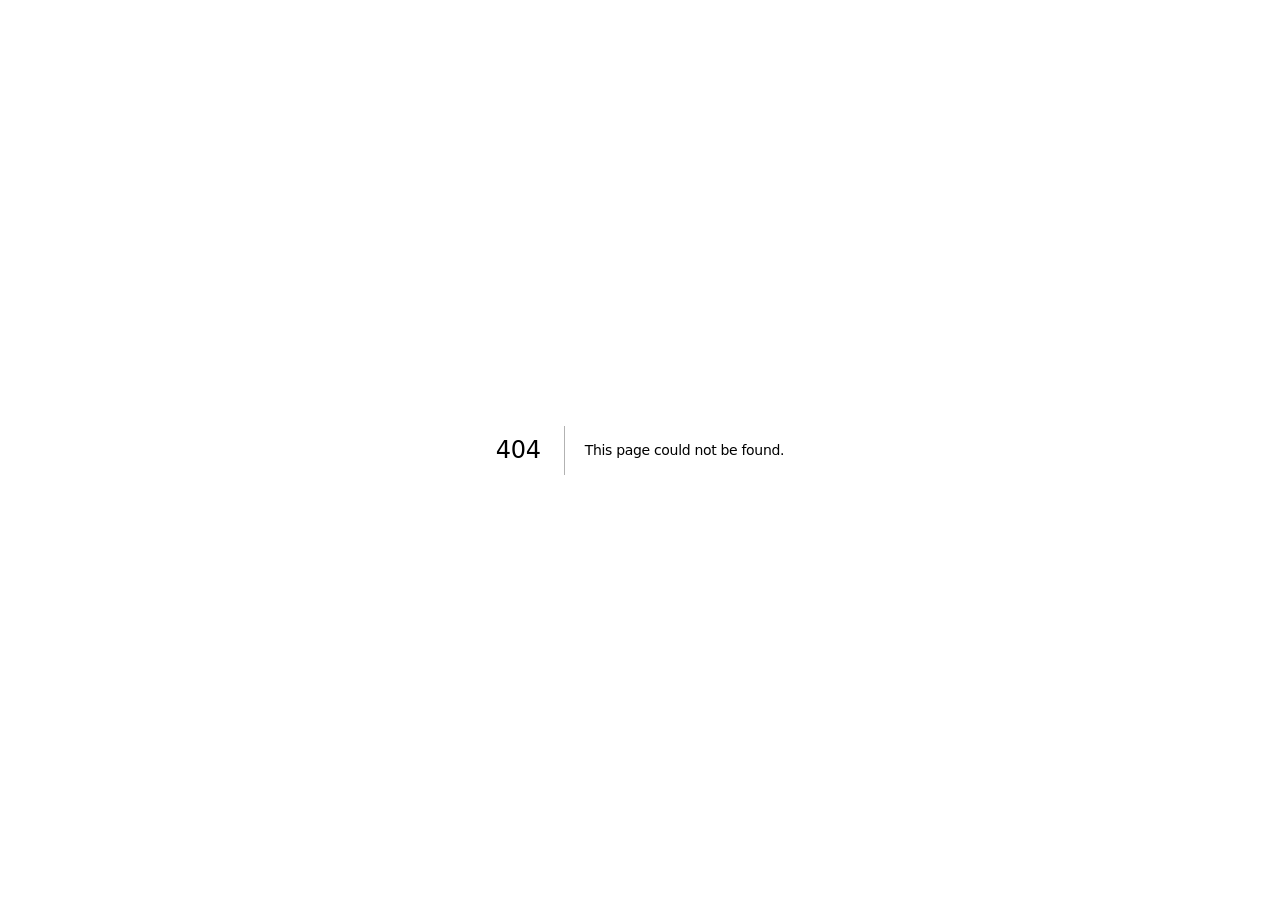
<file: 404/index.html>
<!DOCTYPE html><html lang="en"><head><meta charSet="utf-8"/><meta name="viewport" content="width=device-width, initial-scale=1"/><link rel="stylesheet" href="/_next/static/chunks/2an9a98b-p76y.css" data-precedence="next"/><link rel="preload" as="script" fetchPriority="low" href="/_next/static/chunks/0jvhpaew_uadu.js"/><script src="/_next/static/chunks/41shqbag6wu_r.js" async=""></script><script src="/_next/static/chunks/12_celfi3iros.js" async=""></script><script src="/_next/static/chunks/2_4nww4pyj1_y.js" async=""></script><script src="/_next/static/chunks/turbopack-1w__w0vawnmqf.js" async=""></script><script src="/_next/static/chunks/28cmotl9hxfad.js" async=""></script><meta name="robots" content="noindex"/><title>404: This page could not be found.</title><title>Roman Titov — Senior Product Designer</title><link rel="icon" href="/favicon.svg" type="image/svg+xml" media="(prefers-color-scheme: light)"/><link rel="icon" href="/favicon_dark.svg" type="image/svg+xml" media="(prefers-color-scheme: dark)"/><script>(self.__next_s=self.__next_s||[]).push([0,{"children":"try { const path = location.pathname.replace(/\\/+$/, \"\"); document.documentElement.lang = [\"/ru\", \"/book-lab\", \"/holo-lab\"].includes(path) ? \"ru\" : \"en\"; const key = \"portfolio-language-navigation\"; const skip = sessionStorage.getItem(key); sessionStorage.removeItem(key); if (skip \u0026\u0026 performance.getEntriesByType(\"navigation\")[0]?.type !== \"reload\") document.documentElement.dataset.skipEntrance = \"true\"; if (new URL(location.href).searchParams.has(\"languageTransition\")) { document.documentElement.dataset.languageTransition = \"true\"; document.documentElement.dataset.languagePending = \"true\"; } } catch {}","id":"portfolio-navigation-state"}])</script><script src="/_next/static/chunks/0cz1d0mv5g_q7.js" noModule=""></script></head><body><div hidden=""><!--$--><!--/$--></div><div style="font-family:system-ui,&quot;Segoe UI&quot;,Roboto,Helvetica,Arial,sans-serif,&quot;Apple Color Emoji&quot;,&quot;Segoe UI Emoji&quot;;height:100vh;text-align:center;display:flex;flex-direction:column;align-items:center;justify-content:center"><div><style>body{color:#000;background:#fff;margin:0}.next-error-h1{border-right:1px solid rgba(0,0,0,.3)}@media (prefers-color-scheme:dark){body{color:#fff;background:#000}.next-error-h1{border-right:1px solid rgba(255,255,255,.3)}}</style><h1 class="next-error-h1" style="display:inline-block;margin:0 20px 0 0;padding:0 23px 0 0;font-size:24px;font-weight:500;vertical-align:top;line-height:49px">404</h1><div style="display:inline-block"><h2 style="font-size:14px;font-weight:400;line-height:49px;margin:0">This page could not be found.</h2></div></div></div><!--$--><!--/$--><script src="/_next/static/chunks/0jvhpaew_uadu.js" id="_R_" async=""></script><script>(self.__next_f=self.__next_f||[]).push([0])</script><script>self.__next_f.push([1,"1:\"$Sreact.fragment\"\n2:I[79520,[\"/_next/static/chunks/28cmotl9hxfad.js\"],\"\"]\n3:I[99939,[\"/_next/static/chunks/28cmotl9hxfad.js\"],\"EntranceGuard\"]\n4:I[55169,[\"/_next/static/chunks/28cmotl9hxfad.js\"],\"LanguageTransition\"]\n5:I[39756,[\"/_next/static/chunks/28cmotl9hxfad.js\"],\"default\"]\n6:I[37457,[\"/_next/static/chunks/28cmotl9hxfad.js\"],\"default\"]\n7:I[97367,[\"/_next/static/chunks/28cmotl9hxfad.js\"],\"OutletBoundary\"]\n8:\"$Sreact.suspense\"\nb:I[97367,[\"/_next/static/chunks/28cmotl9hxfad.js\"],\"ViewportBoundary\"]\nd:I[97367,[\"/_next/static/chunks/28cmotl9hxfad.js\"],\"MetadataBoundary\"]\nf:I[68027,[\"/_next/static/chunks/28cmotl9hxfad.js\"],\"default\",1]\n:HL[\"/_next/static/chunks/2an9a98b-p76y.css\",\"style\"]\na:X\n"])</script><script>self.__next_f.push([1,"0:{\"P\":null,\"c\":[\"\",\"_not-found\",\"\"],\"q\":\"\",\"i\":false,\"f\":[[[\"\",{\"children\":[\"/_not-found\",{\"children\":[\"__PAGE__\",{},\"$undefined\",\"$undefined\",4608]},\"$undefined\",\"$undefined\",4608]},\"$undefined\",\"$undefined\",4624],[[\"$\",\"$1\",\"c\",{\"children\":[[[\"$\",\"link\",\"0\",{\"rel\":\"stylesheet\",\"href\":\"/_next/static/chunks/2an9a98b-p76y.css\",\"precedence\":\"next\",\"crossOrigin\":\"$undefined\",\"nonce\":\"$undefined\"}],[\"$\",\"script\",\"script-0\",{\"src\":\"/_next/static/chunks/28cmotl9hxfad.js\",\"async\":true,\"nonce\":\"$undefined\"}]],[\"$\",\"html\",null,{\"lang\":\"en\",\"suppressHydrationWarning\":true,\"children\":[[\"$\",\"head\",null,{\"children\":[\"$\",\"$L2\",null,{\"id\":\"portfolio-navigation-state\",\"strategy\":\"beforeInteractive\",\"children\":\"try { const path = location.pathname.replace(/\\\\/+$/, \\\"\\\"); document.documentElement.lang = [\\\"/ru\\\", \\\"/book-lab\\\", \\\"/holo-lab\\\"].includes(path) ? \\\"ru\\\" : \\\"en\\\"; const key = \\\"portfolio-language-navigation\\\"; const skip = sessionStorage.getItem(key); sessionStorage.removeItem(key); if (skip \u0026\u0026 performance.getEntriesByType(\\\"navigation\\\")[0]?.type !== \\\"reload\\\") document.documentElement.dataset.skipEntrance = \\\"true\\\"; if (new URL(location.href).searchParams.has(\\\"languageTransition\\\")) { document.documentElement.dataset.languageTransition = \\\"true\\\"; document.documentElement.dataset.languagePending = \\\"true\\\"; } } catch {}\"}]}],[\"$\",\"body\",null,{\"children\":[[\"$\",\"$L3\",null,{}],[\"$\",\"$L4\",null,{}],[\"$\",\"$L5\",null,{\"parallelRouterKey\":\"children\",\"error\":\"$undefined\",\"errorStyles\":\"$undefined\",\"errorScripts\":\"$undefined\",\"template\":[\"$\",\"$L6\",null,{}],\"templateStyles\":\"$undefined\",\"templateScripts\":\"$undefined\",\"notFound\":[[[\"$\",\"title\",null,{\"children\":\"404: This page could not be found.\"}],[\"$\",\"div\",null,{\"style\":{\"fontFamily\":\"system-ui,\\\"Segoe UI\\\",Roboto,Helvetica,Arial,sans-serif,\\\"Apple Color Emoji\\\",\\\"Segoe UI Emoji\\\"\",\"height\":\"100vh\",\"textAlign\":\"center\",\"display\":\"flex\",\"flexDirection\":\"column\",\"alignItems\":\"center\",\"justifyContent\":\"center\"},\"children\":[\"$\",\"div\",null,{\"children\":[[\"$\",\"style\",null,{\"dangerouslySetInnerHTML\":{\"__html\":\"body{color:#000;background:#fff;margin:0}.next-error-h1{border-right:1px solid rgba(0,0,0,.3)}@media (prefers-color-scheme:dark){body{color:#fff;background:#000}.next-error-h1{border-right:1px solid rgba(255,255,255,.3)}}\"}}],[\"$\",\"h1\",null,{\"className\":\"next-error-h1\",\"style\":{\"display\":\"inline-block\",\"margin\":\"0 20px 0 0\",\"padding\":\"0 23px 0 0\",\"fontSize\":24,\"fontWeight\":500,\"verticalAlign\":\"top\",\"lineHeight\":\"49px\"},\"children\":404}],[\"$\",\"div\",null,{\"style\":{\"display\":\"inline-block\"},\"children\":[\"$\",\"h2\",null,{\"style\":{\"fontSize\":14,\"fontWeight\":400,\"lineHeight\":\"49px\",\"margin\":0},\"children\":\"This page could not be found.\"}]}]]}]}]],[]],\"forbidden\":\"$undefined\",\"unauthorized\":\"$undefined\"}]]}]]}]]}],{\"children\":[[\"$\",\"$1\",\"c\",{\"children\":[null,[\"$\",\"$L5\",null,{\"parallelRouterKey\":\"children\",\"error\":\"$undefined\",\"errorStyles\":\"$undefined\",\"errorScripts\":\"$undefined\",\"template\":[\"$\",\"$L6\",null,{}],\"templateStyles\":\"$undefined\",\"templateScripts\":\"$undefined\",\"notFound\":\"$undefined\",\"forbidden\":\"$undefined\",\"unauthorized\":\"$undefined\"}]]}],{\"children\":[[\"$\",\"$1\",\"c\",{\"children\":[[[\"$\",\"title\",null,{\"children\":\"404: This page could not be found.\"}],[\"$\",\"div\",null,{\"style\":\"$0:f:0:1:0:props:children:1:props:children:1:props:children:2:props:notFound:0:1:props:style\",\"children\":[\"$\",\"div\",null,{\"children\":[[\"$\",\"style\",null,{\"dangerouslySetInnerHTML\":{\"__html\":\"body{color:#000;background:#fff;margin:0}.next-error-h1{border-right:1px solid rgba(0,0,0,.3)}@media (prefers-color-scheme:dark){body{color:#fff;background:#000}.next-error-h1{border-right:1px solid rgba(255,255,255,.3)}}\"}}],[\"$\",\"h1\",null,{\"className\":\"next-error-h1\",\"style\":\"$0:f:0:1:0:props:children:1:props:children:1:props:children:2:props:notFound:0:1:props:children:props:children:1:props:style\",\"children\":404}],[\"$\",\"div\",null,{\"style\":\"$0:f:0:1:0:props:children:1:props:children:1:props:children:2:props:notFound:0:1:props:children:props:children:2:props:style\",\"children\":[\"$\",\"h2\",null,{\"style\":\"$0:f:0:1:0:props:children:1:props:children:1:props:children:2:props:notFound:0:1:props:children:props:children:2:props:children:props:style\",\"children\":\"This page could not be found.\"}]}]]}]}]],null,[\"$\",\"$L7\",null,{\"children\":[\"$\",\"$8\",null,{\"name\":\"Next.MetadataOutlet\",\"children\":\"$@9\"}]}]]}],{},null,false,null]},null,false,\"$a\"]},null,false,null],[\"$\",\"$1\",\"h\",{\"children\":[[\"$\",\"meta\",null,{\"name\":\"robots\",\"content\":\"noindex\"}],[\"$\",\"$Lb\",null,{\"children\":\"$Lc\"}],[\"$\",\"div\",null,{\"hidden\":true,\"children\":[\"$\",\"$Ld\",null,{\"children\":[\"$\",\"$8\",null,{\"name\":\"Next.Metadata\",\"children\":\"$Le\"}]}]}],null]}],false]],\"m\":\"$undefined\",\"G\":[\"$f\",[[\"$\",\"link\",\"0\",{\"rel\":\"stylesheet\",\"href\":\"/_next/static/chunks/2an9a98b-p76y.css\",\"precedence\":\"next\",\"crossOrigin\":\"$undefined\",\"nonce\":\"$undefined\"}]]],\"S\":true,\"h\":null,\"r\":\"$undefined\",\"s\":\"$undefined\",\"a\":\"$undefined\",\"l\":\"$undefined\",\"p\":\"$undefined\",\"d\":\"$undefined\",\"b\":\"UT2i5ZqfSva0PAUaZPGoC\"}\n"])</script><script>self.__next_f.push([1,"a:C\nc:[[\"$\",\"meta\",\"0\",{\"charSet\":\"utf-8\"}],[\"$\",\"meta\",\"1\",{\"name\":\"viewport\",\"content\":\"width=device-width, initial-scale=1\"}]]\n"])</script><script>self.__next_f.push([1,"10:I[27201,[\"/_next/static/chunks/28cmotl9hxfad.js\"],\"IconMark\"]\n9:null\ne:[[\"$\",\"title\",\"0\",{\"children\":\"Roman Titov — Senior Product Designer\"}],[\"$\",\"link\",\"1\",{\"rel\":\"icon\",\"href\":\"/favicon.svg\",\"type\":\"image/svg+xml\",\"media\":\"(prefers-color-scheme: light)\"}],[\"$\",\"link\",\"2\",{\"rel\":\"icon\",\"href\":\"/favicon_dark.svg\",\"type\":\"image/svg+xml\",\"media\":\"(prefers-color-scheme: dark)\"}],[\"$\",\"$L10\",\"3\",{}]]\n"])</script></body></html>
</file>
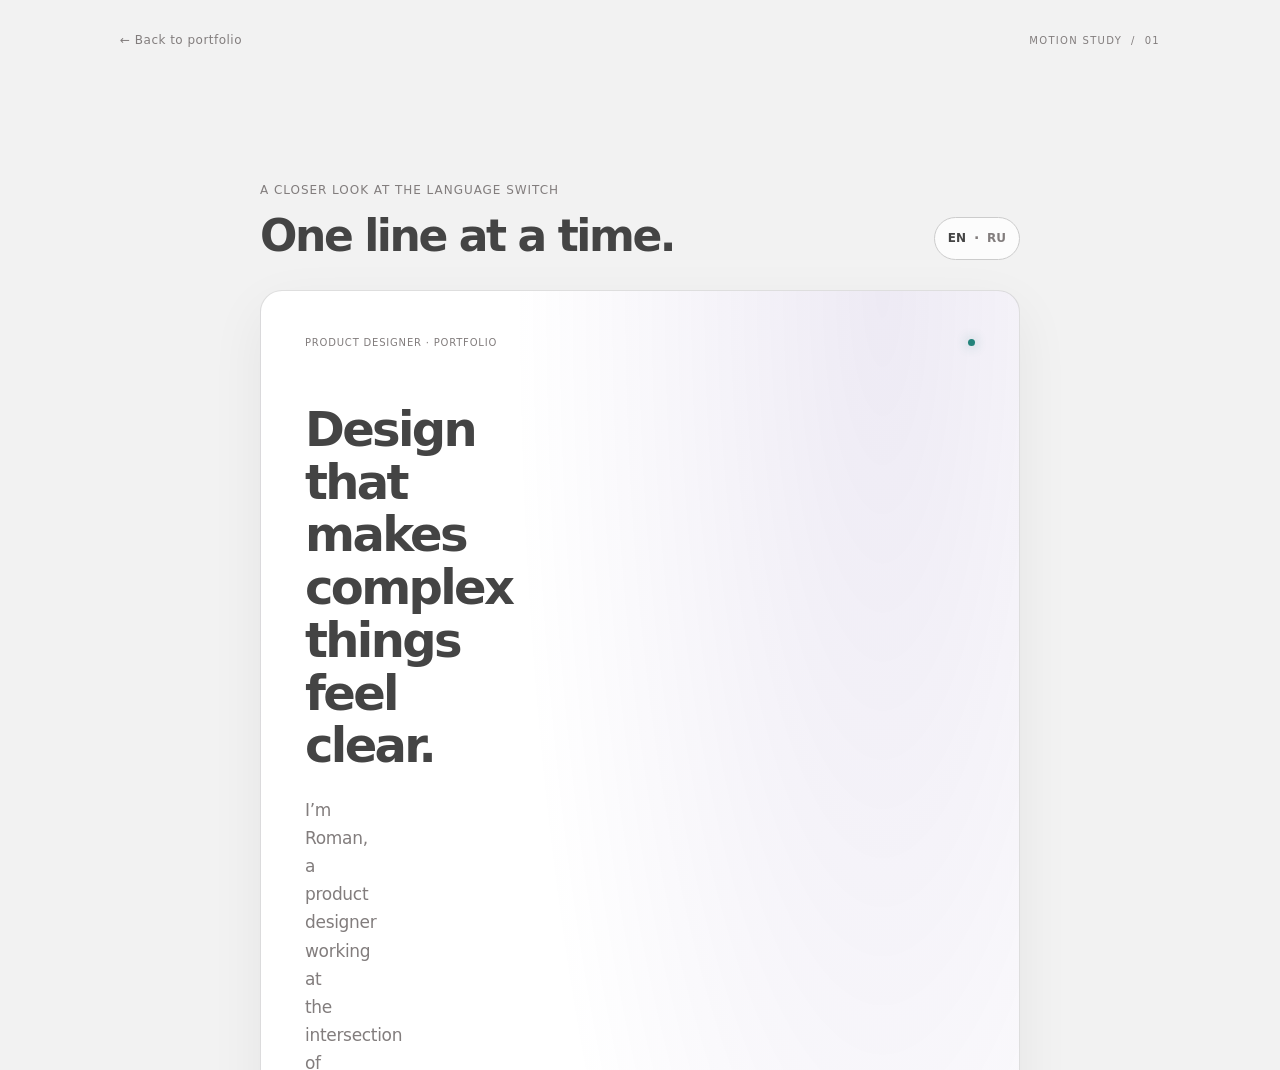
<file: animation-lab/index.html>
<!DOCTYPE html><html lang="en"><head><meta charSet="utf-8"/><meta name="viewport" content="width=device-width, initial-scale=1"/><link rel="stylesheet" href="/_next/static/chunks/2an9a98b-p76y.css" data-precedence="next"/><link rel="stylesheet" href="/_next/static/chunks/34cu1qmtdw2_i.css" data-precedence="next"/><link rel="preload" as="script" fetchPriority="low" href="/_next/static/chunks/0jvhpaew_uadu.js"/><script src="/_next/static/chunks/41shqbag6wu_r.js" async=""></script><script src="/_next/static/chunks/12_celfi3iros.js" async=""></script><script src="/_next/static/chunks/2_4nww4pyj1_y.js" async=""></script><script src="/_next/static/chunks/turbopack-1w__w0vawnmqf.js" async=""></script><script src="/_next/static/chunks/28cmotl9hxfad.js" async=""></script><script src="/_next/static/chunks/0fh0ffjt0ss6f.js" async=""></script><title>Language transition prototype</title><meta name="robots" content="noindex, nofollow"/><link rel="icon" href="/favicon.svg" type="image/svg+xml" media="(prefers-color-scheme: light)"/><link rel="icon" href="/favicon_dark.svg" type="image/svg+xml" media="(prefers-color-scheme: dark)"/><script>(self.__next_s=self.__next_s||[]).push([0,{"children":"try { const path = location.pathname.replace(/\\/+$/, \"\"); document.documentElement.lang = [\"/ru\", \"/book-lab\", \"/holo-lab\"].includes(path) ? \"ru\" : \"en\"; const key = \"portfolio-language-navigation\"; const skip = sessionStorage.getItem(key); sessionStorage.removeItem(key); if (skip \u0026\u0026 performance.getEntriesByType(\"navigation\")[0]?.type !== \"reload\") document.documentElement.dataset.skipEntrance = \"true\"; if (new URL(location.href).searchParams.has(\"languageTransition\")) { document.documentElement.dataset.languageTransition = \"true\"; document.documentElement.dataset.languagePending = \"true\"; } } catch {}","id":"portfolio-navigation-state"}])</script><script src="/_next/static/chunks/0cz1d0mv5g_q7.js" noModule=""></script></head><body><div hidden=""><!--$--><!--/$--></div><main class="transition-demo-module__NZiBmG__lab"><header class="transition-demo-module__NZiBmG__topbar"><a href="/" class="transition-demo-module__NZiBmG__backLink">← Back to portfolio</a><span class="transition-demo-module__NZiBmG__prototypeLabel">MOTION STUDY  /  01</span></header><section class="transition-demo-module__NZiBmG__demo"><div class="transition-demo-module__NZiBmG__demoHeader"><div><p class="transition-demo-module__NZiBmG__eyebrow">A closer look at the language switch</p><h1 class="transition-demo-module__NZiBmG__demoTitle">One line at a time.</h1></div><div class="transition-demo-module__NZiBmG__switcher" role="group" aria-label="Choose preview language"><span class="transition-demo-module__NZiBmG__switchOption"><button type="button" aria-pressed="true" class="transition-demo-module__NZiBmG__activeLanguage">EN</button></span><span class="transition-demo-module__NZiBmG__switchOption"><span class="transition-demo-module__NZiBmG__switchDivider" aria-hidden="true">·</span><button type="button" aria-pressed="false" class="">RU</button></span></div></div><article class="transition-demo-module__NZiBmG__sample" lang="en"><div class="transition-demo-module__NZiBmG__sampleMeta"><span>PRODUCT DESIGNER · PORTFOLIO</span><span class="transition-demo-module__NZiBmG__liveDot" aria-hidden="true"></span></div><div class="transition-demo-module__NZiBmG__copyBlock " aria-live="polite" aria-atomic="false"><div class="transition-demo-module__NZiBmG__line transition-demo-module__NZiBmG__headlineLine"><span class="transition-demo-module__NZiBmG__wrappedText transition-demo-module__NZiBmG__newLine" aria-hidden="false"><span class="transition-demo-module__NZiBmG__measureText" aria-hidden="true">Design that makes complex things feel clear.</span><span class="transition-demo-module__NZiBmG__visualRows"><span class="transition-demo-module__NZiBmG__visualRow" style="--row-delay:120ms">Design that makes complex things feel clear.</span></span></span></div><div class="transition-demo-module__NZiBmG__line transition-demo-module__NZiBmG__bodyLine"><span class="transition-demo-module__NZiBmG__wrappedText transition-demo-module__NZiBmG__newLine" aria-hidden="false"><span class="transition-demo-module__NZiBmG__measureText" aria-hidden="true">I’m Roman, a product designer working at the intersection of strategy, craft, and technology.</span><span class="transition-demo-module__NZiBmG__visualRows"><span class="transition-demo-module__NZiBmG__visualRow" style="--row-delay:360ms">I’m Roman, a product designer working at the intersection of strategy, craft, and technology.</span></span></span></div><div class="transition-demo-module__NZiBmG__line transition-demo-module__NZiBmG__bodyLine"><span class="transition-demo-module__NZiBmG__wrappedText transition-demo-module__NZiBmG__newLine" aria-hidden="false"><span class="transition-demo-module__NZiBmG__measureText" aria-hidden="true">I turn intricate systems into experiences people can understand and enjoy.</span><span class="transition-demo-module__NZiBmG__visualRows"><span class="transition-demo-module__NZiBmG__visualRow" style="--row-delay:600ms">I turn intricate systems into experiences people can understand and enjoy.</span></span></span></div><div class="transition-demo-module__NZiBmG__line transition-demo-module__NZiBmG__bodyLine"><span class="transition-demo-module__NZiBmG__wrappedText transition-demo-module__NZiBmG__newLine" aria-hidden="false"><span class="transition-demo-module__NZiBmG__measureText" aria-hidden="true">Over the last decade, I’ve shaped products, services, and teams — from a first idea to a thoughtful, useful experience.</span><span class="transition-demo-module__NZiBmG__visualRows"><span class="transition-demo-module__NZiBmG__visualRow" style="--row-delay:840ms">Over the last decade, I’ve shaped products, services, and teams — from a first idea to a thoughtful, useful experience.</span></span></span></div><div class="transition-demo-module__NZiBmG__line transition-demo-module__NZiBmG__bodyLine"><span class="transition-demo-module__NZiBmG__wrappedText transition-demo-module__NZiBmG__newLine" aria-hidden="false"><span class="transition-demo-module__NZiBmG__measureText" aria-hidden="true">Good design is quiet when it should be, and memorable when it matters.</span><span class="transition-demo-module__NZiBmG__visualRows"><span class="transition-demo-module__NZiBmG__visualRow" style="--row-delay:1080ms">Good design is quiet when it should be, and memorable when it matters.</span></span></span></div></div><div class="transition-demo-module__NZiBmG__sampleFooter"><span>Tap the language switch to replay</span><span class="transition-demo-module__NZiBmG__motionKey"><i></i> SOFT FADE · LIFT</span></div></article><p class="transition-demo-module__NZiBmG__caption">Each line softly fades and lifts as the new language comes into focus.</p><span class="transition-demo-module__NZiBmG__srOnly" aria-live="polite"></span></section><footer class="transition-demo-module__NZiBmG__footer">A small interaction study for the portfolio language switch.</footer></main><!--$--><!--/$--><script src="/_next/static/chunks/0jvhpaew_uadu.js" id="_R_" async=""></script><script>(self.__next_f=self.__next_f||[]).push([0])</script><script>self.__next_f.push([1,"1:\"$Sreact.fragment\"\n2:I[79520,[\"/_next/static/chunks/28cmotl9hxfad.js\"],\"\"]\n3:I[99939,[\"/_next/static/chunks/28cmotl9hxfad.js\"],\"EntranceGuard\"]\n4:I[55169,[\"/_next/static/chunks/28cmotl9hxfad.js\"],\"LanguageTransition\"]\n5:I[39756,[\"/_next/static/chunks/28cmotl9hxfad.js\"],\"default\"]\n6:I[37457,[\"/_next/static/chunks/28cmotl9hxfad.js\"],\"default\"]\n7:I[78815,[\"/_next/static/chunks/28cmotl9hxfad.js\",\"/_next/static/chunks/0fh0ffjt0ss6f.js\"],\"LanguageTransitionDemo\"]\n8:I[97367,[\"/_next/static/chunks/28cmotl9hxfad.js\"],\"OutletBoundary\"]\n9:\"$Sreact.suspense\"\nb:I[97367,[\"/_next/static/chunks/28cmotl9hxfad.js\"],\"ViewportBoundary\"]\nd:I[97367,[\"/_next/static/chunks/28cmotl9hxfad.js\"],\"MetadataBoundary\"]\nf:I[68027,[\"/_next/static/chunks/28cmotl9hxfad.js\"],\"default\",1]\n:HL[\"/_next/static/chunks/2an9a98b-p76y.css\",\"style\"]\n:HL[\"/_next/static/chunks/34cu1qmtdw2_i.css\",\"style\"]\n"])</script><script>self.__next_f.push([1,"0:{\"P\":null,\"c\":[\"\",\"animation-lab\",\"\"],\"q\":\"\",\"i\":false,\"f\":[[[\"\",{\"children\":[\"animation-lab\",{\"children\":[\"__PAGE__\",{},\"$undefined\",\"$undefined\",4608]},\"$undefined\",\"$undefined\",4608]},\"$undefined\",\"$undefined\",4624],[[\"$\",\"$1\",\"c\",{\"children\":[[[\"$\",\"link\",\"0\",{\"rel\":\"stylesheet\",\"href\":\"/_next/static/chunks/2an9a98b-p76y.css\",\"precedence\":\"next\",\"crossOrigin\":\"$undefined\",\"nonce\":\"$undefined\"}],[\"$\",\"script\",\"script-0\",{\"src\":\"/_next/static/chunks/28cmotl9hxfad.js\",\"async\":true,\"nonce\":\"$undefined\"}]],[\"$\",\"html\",null,{\"lang\":\"en\",\"suppressHydrationWarning\":true,\"children\":[[\"$\",\"head\",null,{\"children\":[\"$\",\"$L2\",null,{\"id\":\"portfolio-navigation-state\",\"strategy\":\"beforeInteractive\",\"children\":\"try { const path = location.pathname.replace(/\\\\/+$/, \\\"\\\"); document.documentElement.lang = [\\\"/ru\\\", \\\"/book-lab\\\", \\\"/holo-lab\\\"].includes(path) ? \\\"ru\\\" : \\\"en\\\"; const key = \\\"portfolio-language-navigation\\\"; const skip = sessionStorage.getItem(key); sessionStorage.removeItem(key); if (skip \u0026\u0026 performance.getEntriesByType(\\\"navigation\\\")[0]?.type !== \\\"reload\\\") document.documentElement.dataset.skipEntrance = \\\"true\\\"; if (new URL(location.href).searchParams.has(\\\"languageTransition\\\")) { document.documentElement.dataset.languageTransition = \\\"true\\\"; document.documentElement.dataset.languagePending = \\\"true\\\"; } } catch {}\"}]}],[\"$\",\"body\",null,{\"children\":[[\"$\",\"$L3\",null,{}],[\"$\",\"$L4\",null,{}],[\"$\",\"$L5\",null,{\"parallelRouterKey\":\"children\",\"error\":\"$undefined\",\"errorStyles\":\"$undefined\",\"errorScripts\":\"$undefined\",\"template\":[\"$\",\"$L6\",null,{}],\"templateStyles\":\"$undefined\",\"templateScripts\":\"$undefined\",\"notFound\":[[[\"$\",\"title\",null,{\"children\":\"404: This page could not be found.\"}],[\"$\",\"div\",null,{\"style\":{\"fontFamily\":\"system-ui,\\\"Segoe UI\\\",Roboto,Helvetica,Arial,sans-serif,\\\"Apple Color Emoji\\\",\\\"Segoe UI Emoji\\\"\",\"height\":\"100vh\",\"textAlign\":\"center\",\"display\":\"flex\",\"flexDirection\":\"column\",\"alignItems\":\"center\",\"justifyContent\":\"center\"},\"children\":[\"$\",\"div\",null,{\"children\":[[\"$\",\"style\",null,{\"dangerouslySetInnerHTML\":{\"__html\":\"body{color:#000;background:#fff;margin:0}.next-error-h1{border-right:1px solid rgba(0,0,0,.3)}@media (prefers-color-scheme:dark){body{color:#fff;background:#000}.next-error-h1{border-right:1px solid rgba(255,255,255,.3)}}\"}}],[\"$\",\"h1\",null,{\"className\":\"next-error-h1\",\"style\":{\"display\":\"inline-block\",\"margin\":\"0 20px 0 0\",\"padding\":\"0 23px 0 0\",\"fontSize\":24,\"fontWeight\":500,\"verticalAlign\":\"top\",\"lineHeight\":\"49px\"},\"children\":404}],[\"$\",\"div\",null,{\"style\":{\"display\":\"inline-block\"},\"children\":[\"$\",\"h2\",null,{\"style\":{\"fontSize\":14,\"fontWeight\":400,\"lineHeight\":\"49px\",\"margin\":0},\"children\":\"This page could not be found.\"}]}]]}]}]],[]],\"forbidden\":\"$undefined\",\"unauthorized\":\"$undefined\"}]]}]]}]]}],{\"children\":[[\"$\",\"$1\",\"c\",{\"children\":[null,[\"$\",\"$L5\",null,{\"parallelRouterKey\":\"children\",\"error\":\"$undefined\",\"errorStyles\":\"$undefined\",\"errorScripts\":\"$undefined\",\"template\":[\"$\",\"$L6\",null,{}],\"templateStyles\":\"$undefined\",\"templateScripts\":\"$undefined\",\"notFound\":\"$undefined\",\"forbidden\":\"$undefined\",\"unauthorized\":\"$undefined\"}]]}],{\"children\":[[\"$\",\"$1\",\"c\",{\"children\":[[\"$\",\"main\",null,{\"className\":\"transition-demo-module__NZiBmG__lab\",\"children\":[[\"$\",\"header\",null,{\"className\":\"transition-demo-module__NZiBmG__topbar\",\"children\":[[\"$\",\"a\",null,{\"href\":\"/\",\"className\":\"transition-demo-module__NZiBmG__backLink\",\"children\":\"← Back to portfolio\"}],[\"$\",\"span\",null,{\"className\":\"transition-demo-module__NZiBmG__prototypeLabel\",\"children\":\"MOTION STUDY  /  01\"}]]}],[\"$\",\"$L7\",null,{}]]}],[[\"$\",\"link\",\"0\",{\"rel\":\"stylesheet\",\"href\":\"/_next/static/chunks/34cu1qmtdw2_i.css\",\"precedence\":\"next\",\"crossOrigin\":\"$undefined\",\"nonce\":\"$undefined\"}],[\"$\",\"script\",\"script-0\",{\"src\":\"/_next/static/chunks/0fh0ffjt0ss6f.js\",\"async\":true,\"nonce\":\"$undefined\"}]],[\"$\",\"$L8\",null,{\"children\":[\"$\",\"$9\",null,{\"name\":\"Next.MetadataOutlet\",\"children\":\"$@a\"}]}]]}],{},null,false,null]},null,false,null]},null,false,null],[\"$\",\"$1\",\"h\",{\"children\":[null,[\"$\",\"$Lb\",null,{\"children\":\"$Lc\"}],[\"$\",\"div\",null,{\"hidden\":true,\"children\":[\"$\",\"$Ld\",null,{\"children\":[\"$\",\"$9\",null,{\"name\":\"Next.Metadata\",\"children\":\"$Le\"}]}]}],null]}],false]],\"m\":\"$undefined\",\"G\":[\"$f\",[[\"$\",\"link\",\"0\",{\"rel\":\"stylesheet\",\"href\":\"/_next/static/chunks/2an9a98b-p76y.css\",\"precedence\":\"next\",\"crossOrigin\":\"$undefined\",\"nonce\":\"$undefined\"}]]],\"S\":true,\"h\":null,\"r\":\"$undefined\",\"s\":\"$undefined\",\"a\":\"$undefined\",\"l\":\"$undefined\",\"p\":\"$undefined\",\"d\":\"$undefined\",\"b\":\"UT2i5ZqfSva0PAUaZPGoC\"}\n"])</script><script>self.__next_f.push([1,"c:[[\"$\",\"meta\",\"0\",{\"charSet\":\"utf-8\"}],[\"$\",\"meta\",\"1\",{\"name\":\"viewport\",\"content\":\"width=device-width, initial-scale=1\"}]]\n"])</script><script>self.__next_f.push([1,"10:I[27201,[\"/_next/static/chunks/28cmotl9hxfad.js\"],\"IconMark\"]\na:null\ne:[[\"$\",\"title\",\"0\",{\"children\":\"Language transition prototype\"}],[\"$\",\"meta\",\"1\",{\"name\":\"robots\",\"content\":\"noindex, nofollow\"}],[\"$\",\"link\",\"2\",{\"rel\":\"icon\",\"href\":\"/favicon.svg\",\"type\":\"image/svg+xml\",\"media\":\"(prefers-color-scheme: light)\"}],[\"$\",\"link\",\"3\",{\"rel\":\"icon\",\"href\":\"/favicon_dark.svg\",\"type\":\"image/svg+xml\",\"media\":\"(prefers-color-scheme: dark)\"}],[\"$\",\"$L10\",\"4\",{}]]\n"])</script></body></html>
</file>
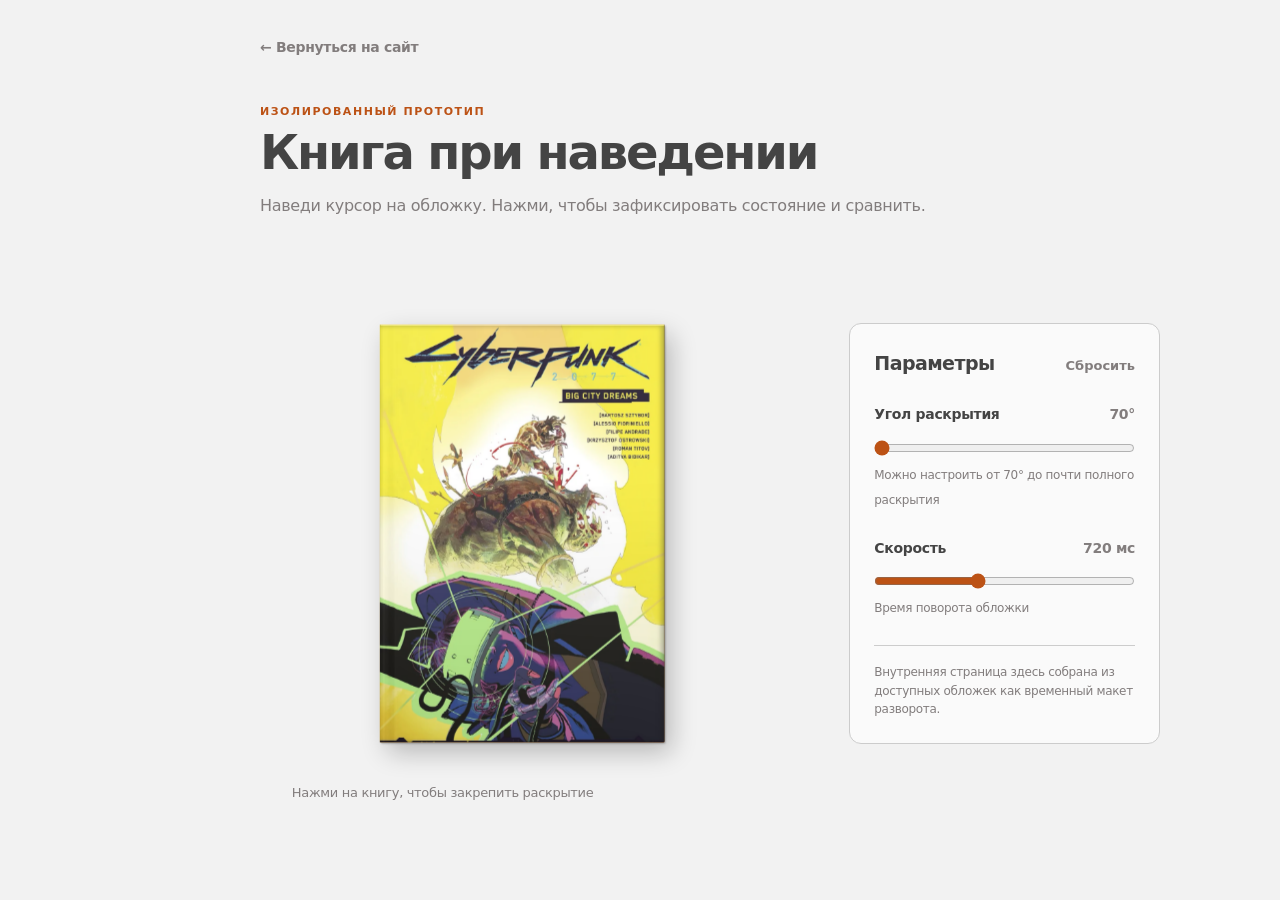
<file: book-lab/index.html>
<!DOCTYPE html><html lang="en"><head><meta charSet="utf-8"/><meta name="viewport" content="width=device-width, initial-scale=1"/><link rel="preload" as="image" href="/img/compressed/Cyberpunk 2077 - Where&#x27;s Johnny-0000.webp"/><link rel="preload" as="image" href="/img/compressed/Cyberpunk 2077 - Big City Dreams-000.webp"/><link rel="preload" as="image" href="/img/comic-layers/spine-soft-light.png"/><link rel="preload" as="image" href="/img/comic-layers/spine-multiply.png"/><link rel="preload" as="image" href="/img/comic-layers/spine-normal.png"/><link rel="stylesheet" href="/_next/static/chunks/2an9a98b-p76y.css" data-precedence="next"/><link rel="stylesheet" href="/_next/static/chunks/16_zcsa5lw95m.css" data-precedence="next"/><link rel="preload" as="script" fetchPriority="low" href="/_next/static/chunks/0jvhpaew_uadu.js"/><script src="/_next/static/chunks/41shqbag6wu_r.js" async=""></script><script src="/_next/static/chunks/12_celfi3iros.js" async=""></script><script src="/_next/static/chunks/2_4nww4pyj1_y.js" async=""></script><script src="/_next/static/chunks/turbopack-1w__w0vawnmqf.js" async=""></script><script src="/_next/static/chunks/28cmotl9hxfad.js" async=""></script><script src="/_next/static/chunks/33vmkut0pze-c.js" async=""></script><title>Прототип раскрывающейся обложки</title><meta name="robots" content="noindex, nofollow"/><link rel="icon" href="/favicon.svg" type="image/svg+xml" media="(prefers-color-scheme: light)"/><link rel="icon" href="/favicon_dark.svg" type="image/svg+xml" media="(prefers-color-scheme: dark)"/><script>(self.__next_s=self.__next_s||[]).push([0,{"children":"try { const path = location.pathname.replace(/\\/+$/, \"\"); document.documentElement.lang = [\"/ru\", \"/book-lab\", \"/holo-lab\"].includes(path) ? \"ru\" : \"en\"; const key = \"portfolio-language-navigation\"; const skip = sessionStorage.getItem(key); sessionStorage.removeItem(key); if (skip \u0026\u0026 performance.getEntriesByType(\"navigation\")[0]?.type !== \"reload\") document.documentElement.dataset.skipEntrance = \"true\"; if (new URL(location.href).searchParams.has(\"languageTransition\")) { document.documentElement.dataset.languageTransition = \"true\"; document.documentElement.dataset.languagePending = \"true\"; } } catch {}","id":"portfolio-navigation-state"}])</script><script src="/_next/static/chunks/0cz1d0mv5g_q7.js" noModule=""></script></head><body><div hidden=""><!--$--><!--/$--></div><main class="prototype-module__Bs6zqW__page"><header class="prototype-module__Bs6zqW__header"><a class="prototype-module__Bs6zqW__back" href="/">← Вернуться на сайт</a><p class="prototype-module__Bs6zqW__kicker">ИЗОЛИРОВАННЫЙ ПРОТОТИП</p><h1>Книга при наведении</h1><p class="prototype-module__Bs6zqW__lede">Наведи курсор на обложку. Нажми, чтобы зафиксировать состояние и сравнить.</p></header><section class="prototype-module__Bs6zqW__demo" aria-label="Интерактивный прототип обложки"><div class="prototype-module__Bs6zqW__stage"><div class="prototype-module__Bs6zqW__bookWrap " style="--open-angle:70deg;--flip-duration:720ms;--page-duration:562ms;--second-page-duration:302ms;--second-page-delay:0ms"><div class="prototype-module__Bs6zqW__pages" aria-hidden="true"><div class="prototype-module__Bs6zqW__secondPage"></div><div class="prototype-module__Bs6zqW__insidePage"><div class="prototype-module__Bs6zqW__pageHeader"><span>CYBERPUNK 2077</span><span>01 / 02</span></div><div class="prototype-module__Bs6zqW__panelLarge"><img alt="" decoding="async" data-nimg="fill" style="position:absolute;height:100%;width:100%;left:0;top:0;right:0;bottom:0;color:transparent" src="/img/compressed/Cyberpunk 2077 - Where&#x27;s Johnny-0000.webp"/></div><div class="prototype-module__Bs6zqW__panelRow"><div class="prototype-module__Bs6zqW__panelSmall"><img alt="" loading="lazy" decoding="async" data-nimg="fill" style="position:absolute;height:100%;width:100%;left:0;top:0;right:0;bottom:0;color:transparent" src="/img/compressed/Cyberpunk 2077 - Big City Dreams-000.webp"/></div><div class="prototype-module__Bs6zqW__captionLines"><i></i><i></i><i></i><i></i><i></i></div></div><div class="prototype-module__Bs6zqW__pageNumber">12</div><div class="prototype-module__Bs6zqW__coverCastShadow" aria-hidden="true"></div></div></div><div class="prototype-module__Bs6zqW__cover" aria-hidden="true" style="--open-angle:70deg;--flip-duration:720ms;--page-duration:562ms;--second-page-duration:302ms;--second-page-delay:0ms"><span class="prototype-module__Bs6zqW__coverArt"><img alt="" decoding="async" data-nimg="fill" style="position:absolute;height:100%;width:100%;left:0;top:0;right:0;bottom:0;color:transparent" src="/img/compressed/Cyberpunk 2077 - Big City Dreams-000.webp"/><span class="prototype-module__Bs6zqW__coverShine" aria-hidden="true"></span><span class="prototype-module__Bs6zqW__coverSpine" aria-hidden="true"><img src="/img/comic-layers/spine-soft-light.png" alt=""/><img src="/img/comic-layers/spine-multiply.png" alt=""/><img src="/img/comic-layers/spine-normal.png" alt=""/></span></span><span class="prototype-module__Bs6zqW__coverOpenGradient" aria-hidden="true"></span></div><button class="prototype-module__Bs6zqW__hitArea" type="button" aria-label="Открыть и зафиксировать обложку" aria-pressed="false"></button></div><p class="prototype-module__Bs6zqW__hint">Нажми на книгу, чтобы <!-- -->закрепить раскрытие</p></div><aside class="prototype-module__Bs6zqW__controls" aria-label="Параметры анимации"><div class="prototype-module__Bs6zqW__controlHeading"><h2>Параметры</h2><button type="button" class="prototype-module__Bs6zqW__reset">Сбросить</button></div><label class="prototype-module__Bs6zqW__control"><span><strong>Угол раскрытия</strong><output>70<!-- -->°</output></span><input type="range" min="70" max="172" step="1" value="70"/><small>Можно настроить от 70° до почти полного раскрытия</small></label><label class="prototype-module__Bs6zqW__control"><span><strong>Скорость</strong><output>720<!-- --> мс</output></span><input type="range" min="280" max="1400" step="20" value="720"/><small>Время поворота обложки</small></label><p class="prototype-module__Bs6zqW__note">Внутренняя страница здесь собрана из доступных обложек как временный макет разворота.</p></aside></section></main><!--$--><!--/$--><script src="/_next/static/chunks/0jvhpaew_uadu.js" id="_R_" async=""></script><script>(self.__next_f=self.__next_f||[]).push([0])</script><script>self.__next_f.push([1,"1:\"$Sreact.fragment\"\n2:I[79520,[\"/_next/static/chunks/28cmotl9hxfad.js\"],\"\"]\n3:I[99939,[\"/_next/static/chunks/28cmotl9hxfad.js\"],\"EntranceGuard\"]\n4:I[55169,[\"/_next/static/chunks/28cmotl9hxfad.js\"],\"LanguageTransition\"]\n5:I[39756,[\"/_next/static/chunks/28cmotl9hxfad.js\"],\"default\"]\n6:I[37457,[\"/_next/static/chunks/28cmotl9hxfad.js\"],\"default\"]\n7:I[90645,[\"/_next/static/chunks/28cmotl9hxfad.js\",\"/_next/static/chunks/33vmkut0pze-c.js\"],\"default\"]\n8:I[97367,[\"/_next/static/chunks/28cmotl9hxfad.js\"],\"OutletBoundary\"]\n9:\"$Sreact.suspense\"\nb:I[97367,[\"/_next/static/chunks/28cmotl9hxfad.js\"],\"ViewportBoundary\"]\nd:I[97367,[\"/_next/static/chunks/28cmotl9hxfad.js\"],\"MetadataBoundary\"]\nf:I[68027,[\"/_next/static/chunks/28cmotl9hxfad.js\"],\"default\",1]\n:HL[\"/_next/static/chunks/2an9a98b-p76y.css\",\"style\"]\n:HL[\"/_next/static/chunks/16_zcsa5lw95m.css\",\"style\"]\n"])</script><script>self.__next_f.push([1,"0:{\"P\":null,\"c\":[\"\",\"book-lab\",\"\"],\"q\":\"\",\"i\":false,\"f\":[[[\"\",{\"children\":[\"book-lab\",{\"children\":[\"__PAGE__\",{},\"$undefined\",\"$undefined\",4608]},\"$undefined\",\"$undefined\",4608]},\"$undefined\",\"$undefined\",4624],[[\"$\",\"$1\",\"c\",{\"children\":[[[\"$\",\"link\",\"0\",{\"rel\":\"stylesheet\",\"href\":\"/_next/static/chunks/2an9a98b-p76y.css\",\"precedence\":\"next\",\"crossOrigin\":\"$undefined\",\"nonce\":\"$undefined\"}],[\"$\",\"script\",\"script-0\",{\"src\":\"/_next/static/chunks/28cmotl9hxfad.js\",\"async\":true,\"nonce\":\"$undefined\"}]],[\"$\",\"html\",null,{\"lang\":\"en\",\"suppressHydrationWarning\":true,\"children\":[[\"$\",\"head\",null,{\"children\":[\"$\",\"$L2\",null,{\"id\":\"portfolio-navigation-state\",\"strategy\":\"beforeInteractive\",\"children\":\"try { const path = location.pathname.replace(/\\\\/+$/, \\\"\\\"); document.documentElement.lang = [\\\"/ru\\\", \\\"/book-lab\\\", \\\"/holo-lab\\\"].includes(path) ? \\\"ru\\\" : \\\"en\\\"; const key = \\\"portfolio-language-navigation\\\"; const skip = sessionStorage.getItem(key); sessionStorage.removeItem(key); if (skip \u0026\u0026 performance.getEntriesByType(\\\"navigation\\\")[0]?.type !== \\\"reload\\\") document.documentElement.dataset.skipEntrance = \\\"true\\\"; if (new URL(location.href).searchParams.has(\\\"languageTransition\\\")) { document.documentElement.dataset.languageTransition = \\\"true\\\"; document.documentElement.dataset.languagePending = \\\"true\\\"; } } catch {}\"}]}],[\"$\",\"body\",null,{\"children\":[[\"$\",\"$L3\",null,{}],[\"$\",\"$L4\",null,{}],[\"$\",\"$L5\",null,{\"parallelRouterKey\":\"children\",\"error\":\"$undefined\",\"errorStyles\":\"$undefined\",\"errorScripts\":\"$undefined\",\"template\":[\"$\",\"$L6\",null,{}],\"templateStyles\":\"$undefined\",\"templateScripts\":\"$undefined\",\"notFound\":[[[\"$\",\"title\",null,{\"children\":\"404: This page could not be found.\"}],[\"$\",\"div\",null,{\"style\":{\"fontFamily\":\"system-ui,\\\"Segoe UI\\\",Roboto,Helvetica,Arial,sans-serif,\\\"Apple Color Emoji\\\",\\\"Segoe UI Emoji\\\"\",\"height\":\"100vh\",\"textAlign\":\"center\",\"display\":\"flex\",\"flexDirection\":\"column\",\"alignItems\":\"center\",\"justifyContent\":\"center\"},\"children\":[\"$\",\"div\",null,{\"children\":[[\"$\",\"style\",null,{\"dangerouslySetInnerHTML\":{\"__html\":\"body{color:#000;background:#fff;margin:0}.next-error-h1{border-right:1px solid rgba(0,0,0,.3)}@media (prefers-color-scheme:dark){body{color:#fff;background:#000}.next-error-h1{border-right:1px solid rgba(255,255,255,.3)}}\"}}],[\"$\",\"h1\",null,{\"className\":\"next-error-h1\",\"style\":{\"display\":\"inline-block\",\"margin\":\"0 20px 0 0\",\"padding\":\"0 23px 0 0\",\"fontSize\":24,\"fontWeight\":500,\"verticalAlign\":\"top\",\"lineHeight\":\"49px\"},\"children\":404}],[\"$\",\"div\",null,{\"style\":{\"display\":\"inline-block\"},\"children\":[\"$\",\"h2\",null,{\"style\":{\"fontSize\":14,\"fontWeight\":400,\"lineHeight\":\"49px\",\"margin\":0},\"children\":\"This page could not be found.\"}]}]]}]}]],[]],\"forbidden\":\"$undefined\",\"unauthorized\":\"$undefined\"}]]}]]}]]}],{\"children\":[[\"$\",\"$1\",\"c\",{\"children\":[null,[\"$\",\"$L5\",null,{\"parallelRouterKey\":\"children\",\"error\":\"$undefined\",\"errorStyles\":\"$undefined\",\"errorScripts\":\"$undefined\",\"template\":[\"$\",\"$L6\",null,{}],\"templateStyles\":\"$undefined\",\"templateScripts\":\"$undefined\",\"notFound\":\"$undefined\",\"forbidden\":\"$undefined\",\"unauthorized\":\"$undefined\"}]]}],{\"children\":[[\"$\",\"$1\",\"c\",{\"children\":[[\"$\",\"$L7\",null,{}],[[\"$\",\"link\",\"0\",{\"rel\":\"stylesheet\",\"href\":\"/_next/static/chunks/16_zcsa5lw95m.css\",\"precedence\":\"next\",\"crossOrigin\":\"$undefined\",\"nonce\":\"$undefined\"}],[\"$\",\"script\",\"script-0\",{\"src\":\"/_next/static/chunks/33vmkut0pze-c.js\",\"async\":true,\"nonce\":\"$undefined\"}]],[\"$\",\"$L8\",null,{\"children\":[\"$\",\"$9\",null,{\"name\":\"Next.MetadataOutlet\",\"children\":\"$@a\"}]}]]}],{},null,false,null]},null,false,null]},null,false,null],[\"$\",\"$1\",\"h\",{\"children\":[null,[\"$\",\"$Lb\",null,{\"children\":\"$Lc\"}],[\"$\",\"div\",null,{\"hidden\":true,\"children\":[\"$\",\"$Ld\",null,{\"children\":[\"$\",\"$9\",null,{\"name\":\"Next.Metadata\",\"children\":\"$Le\"}]}]}],null]}],false]],\"m\":\"$undefined\",\"G\":[\"$f\",[[\"$\",\"link\",\"0\",{\"rel\":\"stylesheet\",\"href\":\"/_next/static/chunks/2an9a98b-p76y.css\",\"precedence\":\"next\",\"crossOrigin\":\"$undefined\",\"nonce\":\"$undefined\"}]]],\"S\":true,\"h\":null,\"r\":\"$undefined\",\"s\":\"$undefined\",\"a\":\"$undefined\",\"l\":\"$undefined\",\"p\":\"$undefined\",\"d\":\"$undefined\",\"b\":\"UT2i5ZqfSva0PAUaZPGoC\"}\n"])</script><script>self.__next_f.push([1,"c:[[\"$\",\"meta\",\"0\",{\"charSet\":\"utf-8\"}],[\"$\",\"meta\",\"1\",{\"name\":\"viewport\",\"content\":\"width=device-width, initial-scale=1\"}]]\n"])</script><script>self.__next_f.push([1,"10:I[27201,[\"/_next/static/chunks/28cmotl9hxfad.js\"],\"IconMark\"]\na:null\ne:[[\"$\",\"title\",\"0\",{\"children\":\"Прототип раскрывающейся обложки\"}],[\"$\",\"meta\",\"1\",{\"name\":\"robots\",\"content\":\"noindex, nofollow\"}],[\"$\",\"link\",\"2\",{\"rel\":\"icon\",\"href\":\"/favicon.svg\",\"type\":\"image/svg+xml\",\"media\":\"(prefers-color-scheme: light)\"}],[\"$\",\"link\",\"3\",{\"rel\":\"icon\",\"href\":\"/favicon_dark.svg\",\"type\":\"image/svg+xml\",\"media\":\"(prefers-color-scheme: dark)\"}],[\"$\",\"$L10\",\"4\",{}]]\n"])</script></body></html>
</file>
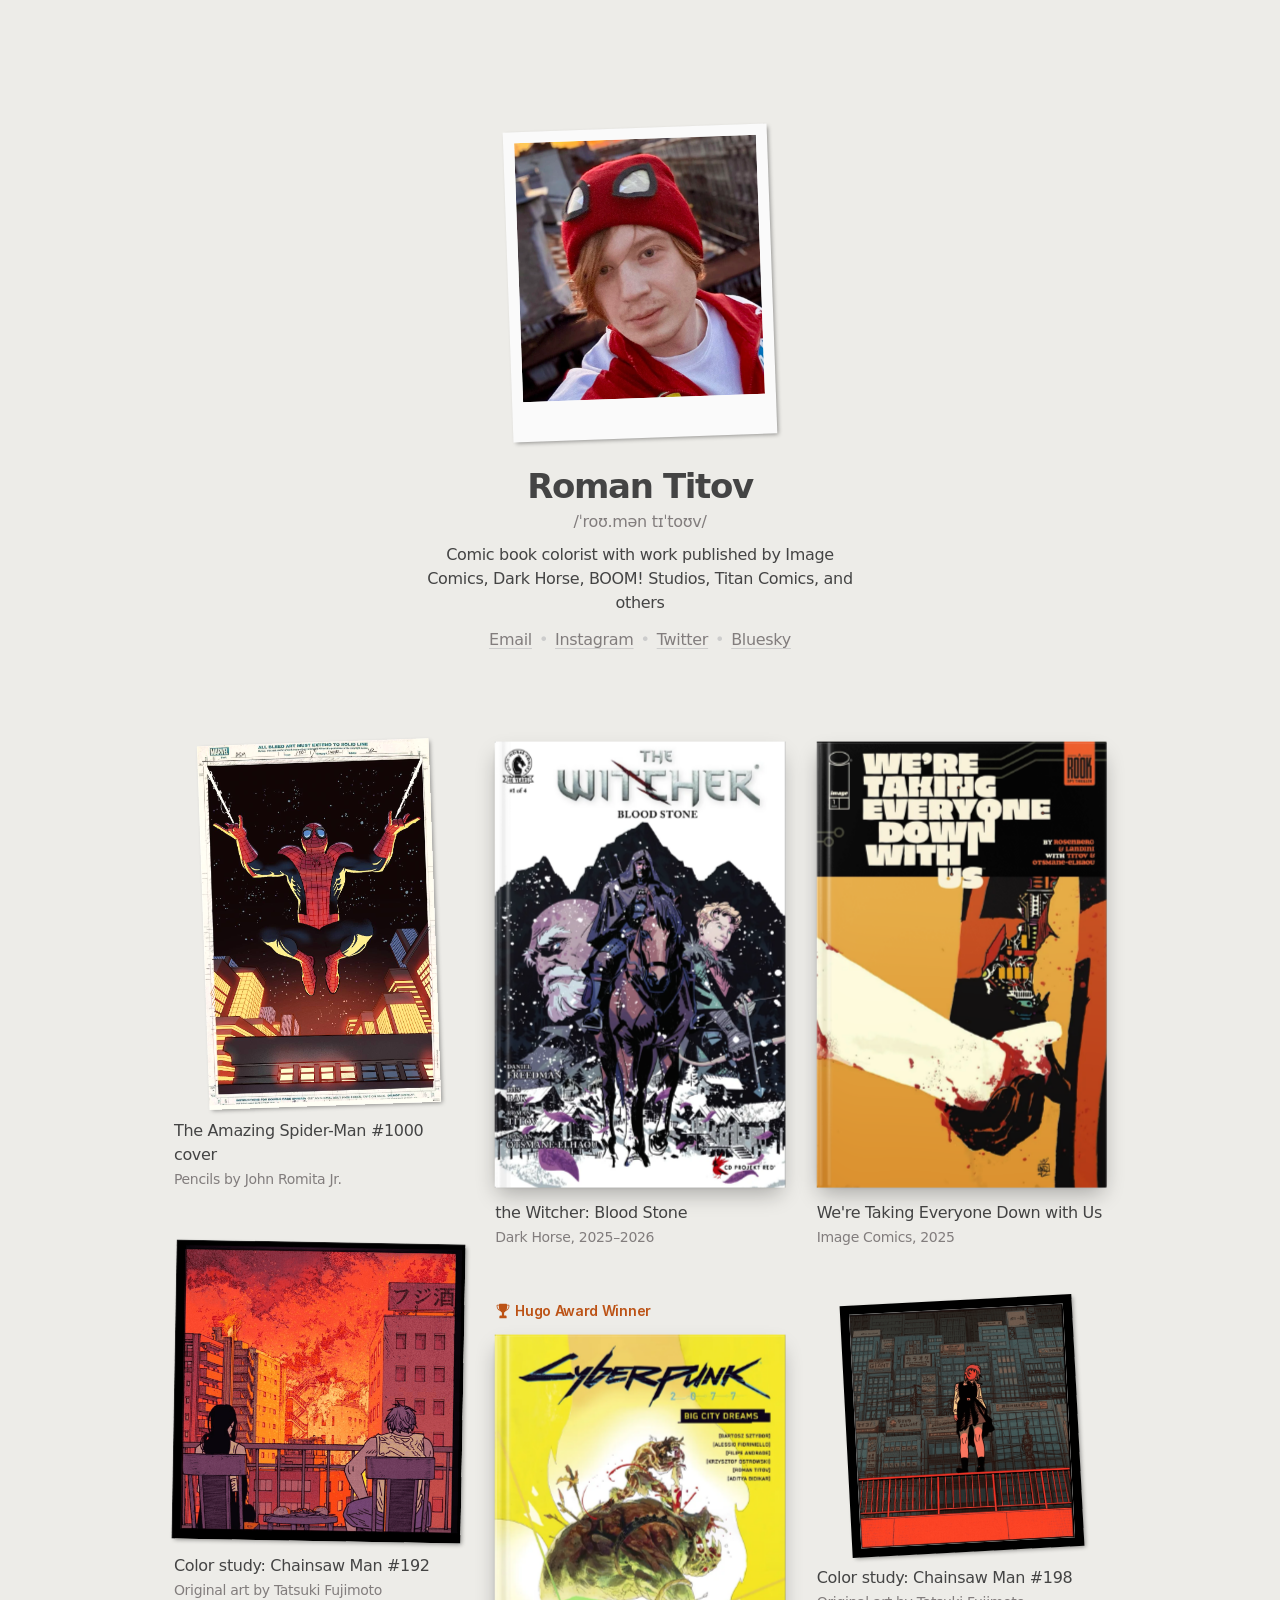
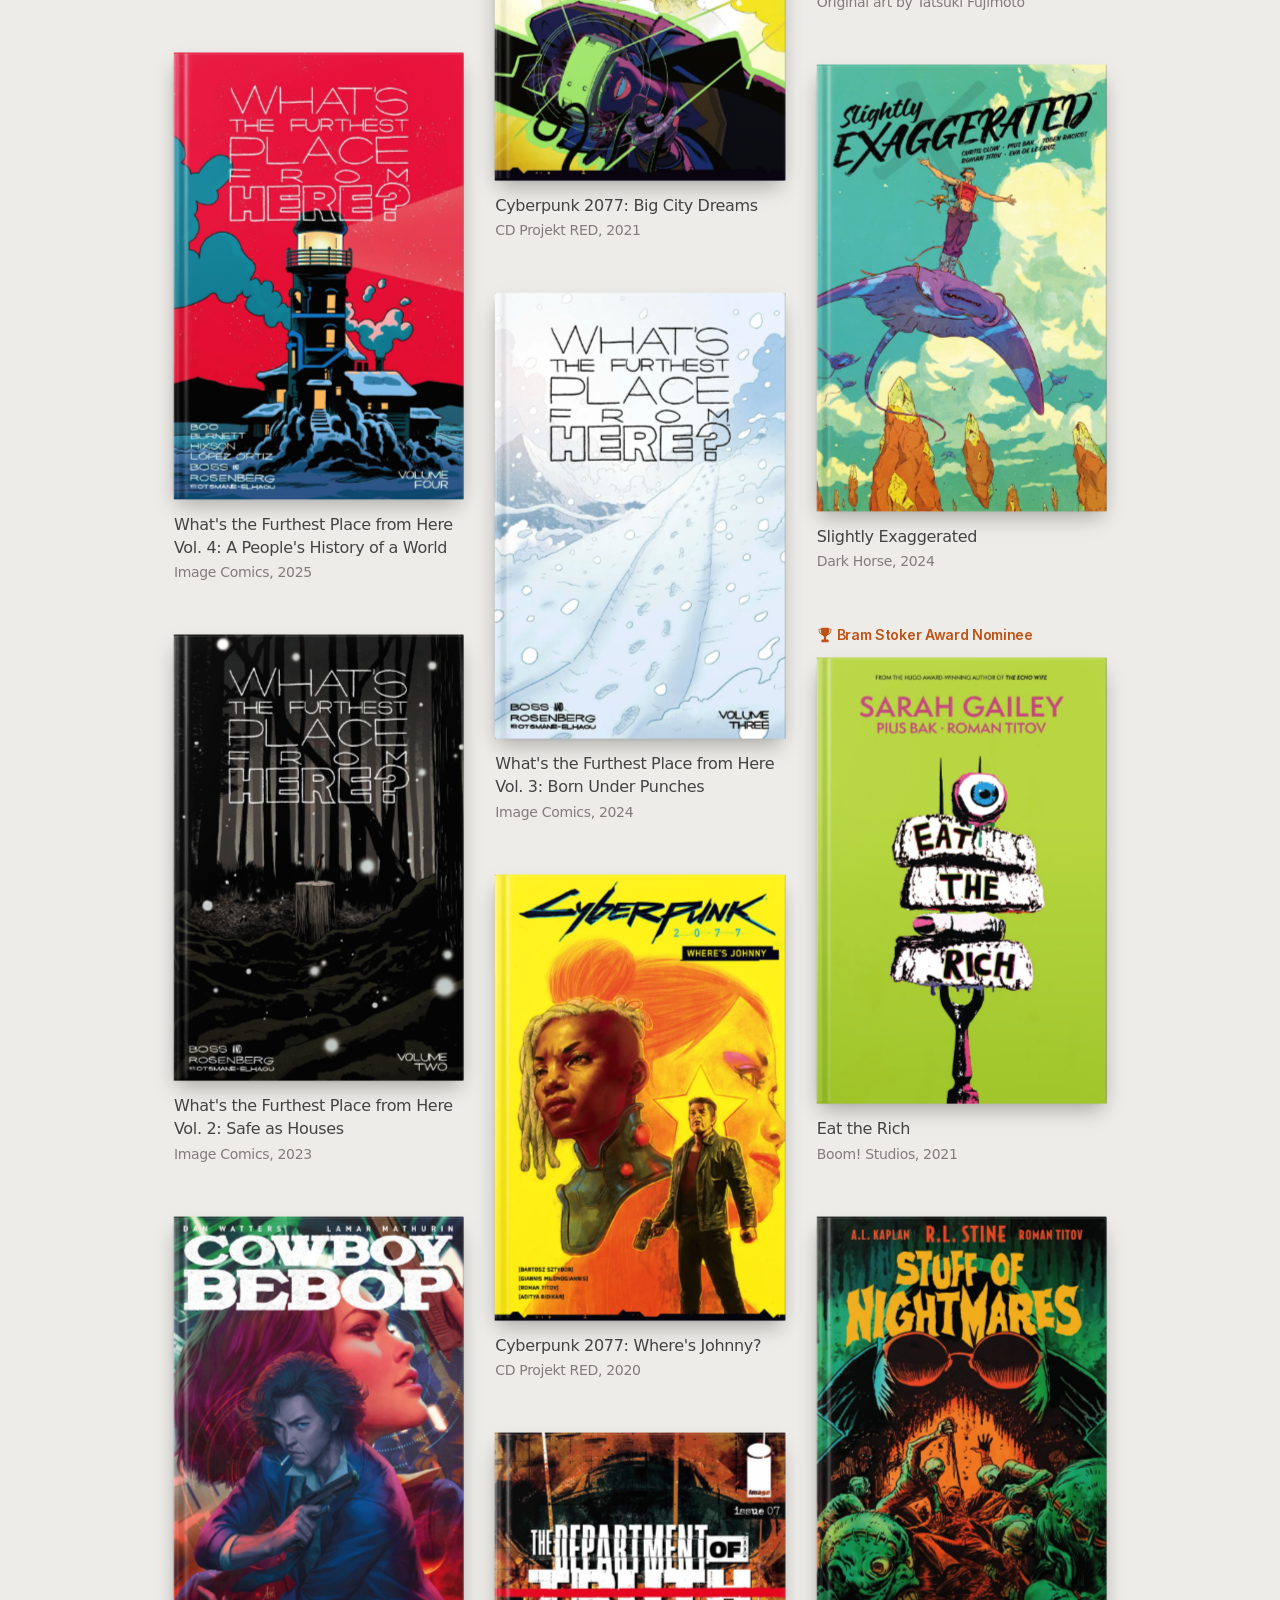
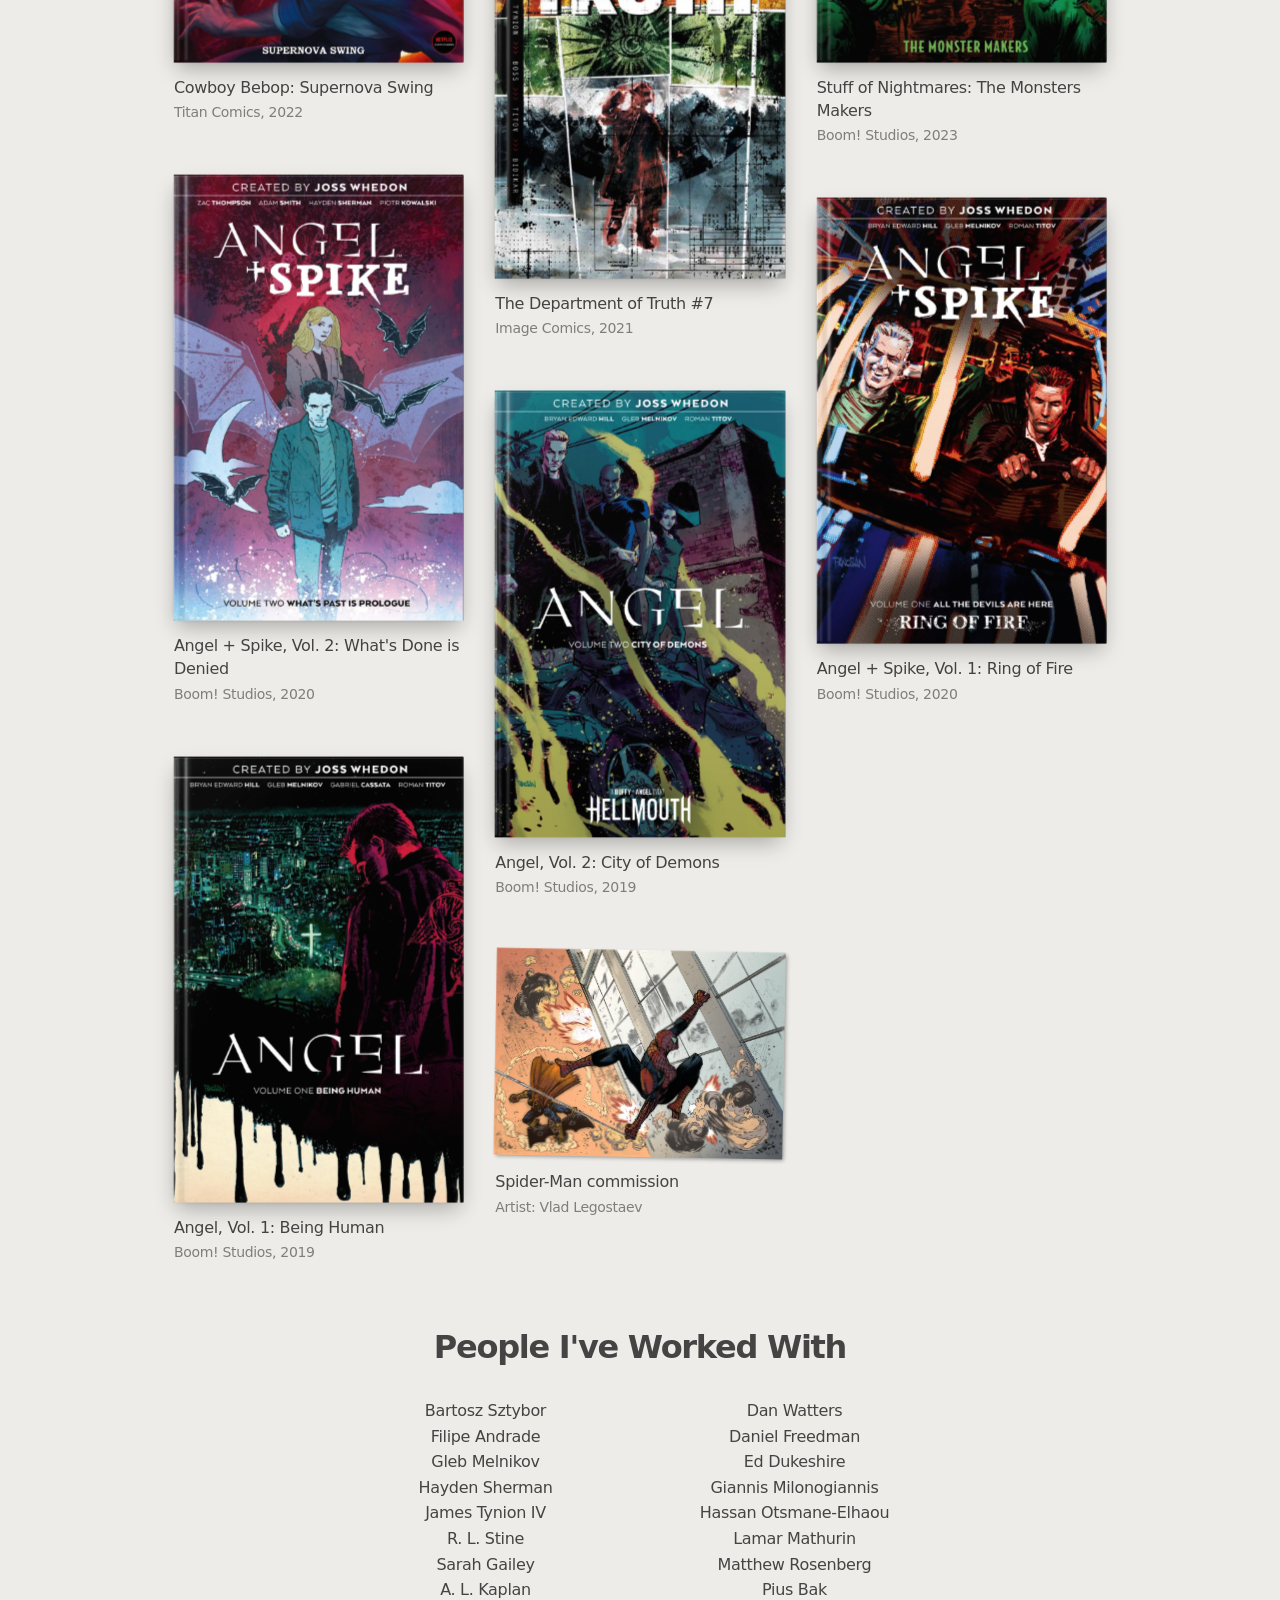
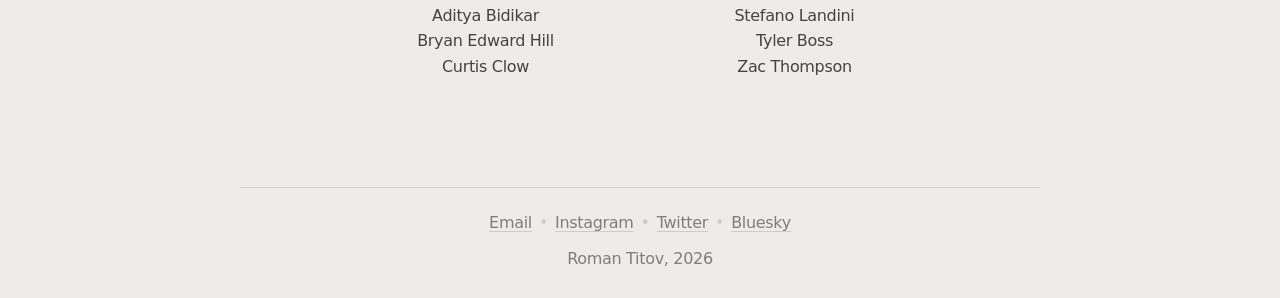
<file: comics/index.html>
<!DOCTYPE html><html lang="en"><head><meta charSet="utf-8"/><meta name="viewport" content="width=device-width, initial-scale=1"/><link rel="preload" as="image" href="/img/comics/profile-photo.webp"/><link rel="preload" as="image" href="/img/comic-layers/spine-soft-light.png"/><link rel="preload" as="image" href="/img/comic-layers/spine-multiply.png"/><link rel="preload" as="image" href="/img/comic-layers/spine-normal.png"/><link rel="stylesheet" href="/_next/static/chunks/2an9a98b-p76y.css" data-precedence="next"/><link rel="stylesheet" href="/_next/static/chunks/13pghik7pywl1.css" data-precedence="next"/><link rel="preload" as="script" fetchPriority="low" href="/_next/static/chunks/0jvhpaew_uadu.js"/><script src="/_next/static/chunks/41shqbag6wu_r.js" async=""></script><script src="/_next/static/chunks/12_celfi3iros.js" async=""></script><script src="/_next/static/chunks/2_4nww4pyj1_y.js" async=""></script><script src="/_next/static/chunks/turbopack-1w__w0vawnmqf.js" async=""></script><script src="/_next/static/chunks/28cmotl9hxfad.js" async=""></script><script src="/_next/static/chunks/0952v6z9sjv5r.js" async=""></script><title>Roman Titov — Comic Book Colorist</title><meta name="description" content="Comic book colorist with work published by Image Comics, Dark Horse, BOOM! Studios, Titan Comics, and others."/><link rel="canonical" href="https://comics.teetov.com/comics/"/><meta property="og:title" content="Roman Titov — Comic Book Colorist"/><meta property="og:description" content="Comic book colorist with work published by Image Comics, Dark Horse, BOOM! Studios, Titan Comics, and others."/><meta property="og:url" content="https://comics.teetov.com/comics/"/><meta property="og:locale" content="en_US"/><meta property="og:type" content="website"/><meta name="twitter:card" content="summary"/><meta name="twitter:title" content="Roman Titov — Comic Book Colorist"/><meta name="twitter:description" content="Comic book colorist with work published by Image Comics, Dark Horse, BOOM! Studios, Titan Comics, and others."/><link rel="icon" href="/favicon.svg" type="image/svg+xml" media="(prefers-color-scheme: light)"/><link rel="icon" href="/favicon_dark.svg" type="image/svg+xml" media="(prefers-color-scheme: dark)"/><script>(self.__next_s=self.__next_s||[]).push([0,{"children":"try { const path = location.pathname.replace(/\\/+$/, \"\"); document.documentElement.lang = [\"/ru\", \"/book-lab\", \"/holo-lab\"].includes(path) ? \"ru\" : \"en\"; const key = \"portfolio-language-navigation\"; const skip = sessionStorage.getItem(key); sessionStorage.removeItem(key); if (skip \u0026\u0026 performance.getEntriesByType(\"navigation\")[0]?.type !== \"reload\") document.documentElement.dataset.skipEntrance = \"true\"; if (new URL(location.href).searchParams.has(\"languageTransition\")) { document.documentElement.dataset.languageTransition = \"true\"; document.documentElement.dataset.languagePending = \"true\"; } } catch {}","id":"portfolio-navigation-state"}])</script><script src="/_next/static/chunks/0cz1d0mv5g_q7.js" noModule=""></script></head><body><div hidden=""><!--$--><!--/$--></div><main class="ComicsPage-module__dyDC_G__page page comicsPage" lang="en"><header class="ComicsPage-module__dyDC_G__intro"><div class="ComicsPage-module__dyDC_G__polaroid"><div class="ComicsPage-module__dyDC_G__polaroidFrame"><div class="ComicsPage-module__dyDC_G__polaroidPhoto"><img alt="Roman Titov wearing a red Spider-Man hat" decoding="async" data-nimg="fill" style="position:absolute;height:100%;width:100%;left:0;top:0;right:0;bottom:0;color:transparent" src="/img/comics/profile-photo.webp"/></div></div></div><h1>Roman Titov</h1><p class="ComicsPage-module__dyDC_G__phonetic">/ˈroʊ.mən tɪˈtoʊv/</p><p class="ComicsPage-module__dyDC_G__bio">Comic book colorist with work published by Image Comics, Dark Horse, BOOM! Studios, Titan Comics, and others</p><nav class="ComicsPage-module__dyDC_G__contacts" aria-label="Contact links"><a href="mailto:teetov@duck.com">Email</a><span aria-hidden="true">•</span><a href="https://www.instagram.com/teetov_/" target="_blank" rel="noreferrer">Instagram</a><span aria-hidden="true">•</span><a href="https://x.com/teetov_" target="_blank" rel="noreferrer">Twitter</a><span aria-hidden="true">•</span><a href="https://bsky.app/profile/teetov.bsky.social" target="_blank" rel="noreferrer">Bluesky</a></nav></header><section class="ComicsPage-module__dyDC_G__gallery" aria-label="Comic book coloring portfolio"><div class="ComicsPage-module__dyDC_G__desktopGallery"><div class="ComicsPage-module__dyDC_G__comicColumn"><figure class="ComicsPage-module__dyDC_G__comic"><div class="ComicsPage-module__dyDC_G__artwork ComicsPage-module__dyDC_G__soft-edge" style="aspect-ratio:815 / 1280;--artwork-rotation:-2deg"><img alt="The Amazing Spider-Man #1000 cover" loading="lazy" decoding="async" data-nimg="fill" style="position:absolute;height:100%;width:100%;left:0;top:0;right:0;bottom:0;color:transparent" src="/img/comics/the-amazing-spider-man-1000-cover.jpeg"/></div><figcaption>The Amazing Spider-Man #1000 cover</figcaption><p>Pencils by John Romita Jr.</p></figure><figure class="ComicsPage-module__dyDC_G__comic"><div class="ComicsPage-module__dyDC_G__artwork " style="aspect-ratio:984 / 1015;--artwork-rotation:1deg"><img alt="Color study: Chainsaw Man #192" loading="lazy" decoding="async" data-nimg="fill" style="position:absolute;height:100%;width:100%;left:0;top:0;right:0;bottom:0;color:transparent" src="/img/comics/chainsaw-man-192-color-study.jpeg"/></div><figcaption>Color study: Chainsaw Man #192</figcaption><p>Original art by Tatsuki Fujimoto</p></figure><figure class="ComicsPage-module__dyDC_G__comic"><div class="ComicBook-module__Q4sDaa__book  " style="aspect-ratio:832 / 1280"><div class="ComicBook-module__Q4sDaa__pages" aria-hidden="true"><div class="ComicBook-module__Q4sDaa__secondPage"><img alt="" loading="lazy" decoding="async" data-nimg="fill" style="position:absolute;height:100%;width:100%;left:0;top:0;right:0;bottom:0;color:transparent" src="/img/comics/What&#x27;s%20the%20Furthest%20Place%20from%20Here%20v04%20-%20A%20People&#x27;s%20History%20of%20a%20World-0121.webp"/><div class="ComicBook-module__Q4sDaa__pageTurnShadow"></div><div class="ComicBook-module__Q4sDaa__firstPageCastShadow"></div></div><div class="ComicBook-module__Q4sDaa__firstPage"><img alt="" loading="lazy" decoding="async" data-nimg="fill" style="position:absolute;height:100%;width:100%;left:0;top:0;right:0;bottom:0;color:transparent" src="/img/comics/What&#x27;s%20the%20Furthest%20Place%20from%20Here%20v04%20-%20A%20People&#x27;s%20History%20of%20a%20World-0120.webp"/><div class="ComicBook-module__Q4sDaa__coverCastShadow"></div></div></div><div class="ComicBook-module__Q4sDaa__cover"><div class="ComicBook-module__Q4sDaa__coverFace"><img alt="Cover of What&#x27;s the Furthest Place from Here Vol. 4: A People&#x27;s History of a World" loading="lazy" decoding="async" data-nimg="fill" style="position:absolute;height:100%;width:100%;left:0;top:0;right:0;bottom:0;color:transparent" src="/img/comics/What&#x27;s%20the%20Furthest%20Place%20from%20Here%20v04%20-%20A%20People&#x27;s%20History%20of%20a%20World-0000.webp"/><img class="ComicBook-module__Q4sDaa__layerSoftLight" src="/img/comic-layers/spine-soft-light.png" alt="" width="604" height="906"/><img class="ComicBook-module__Q4sDaa__layerMultiply" src="/img/comic-layers/spine-multiply.png" alt="" width="604" height="906"/><img class="ComicBook-module__Q4sDaa__layerNormal" src="/img/comic-layers/spine-normal.png" alt="" width="604" height="906"/></div><div class="ComicBook-module__Q4sDaa__coverOpenGradient"></div></div><button class="ComicBook-module__Q4sDaa__hitArea" type="button" aria-label="Open cover: What&#x27;s the Furthest Place from Here Vol. 4: A People&#x27;s History of a World" aria-pressed="false"></button></div><figcaption>What&#x27;s the Furthest Place from Here Vol. 4: A People&#x27;s History of a World</figcaption><p>Image Comics, 2025</p></figure><figure class="ComicsPage-module__dyDC_G__comic"><div class="ComicBook-module__Q4sDaa__book  " style="aspect-ratio:832 / 1280"><div class="ComicBook-module__Q4sDaa__pages" aria-hidden="true"><div class="ComicBook-module__Q4sDaa__secondPage"><img alt="" loading="lazy" decoding="async" data-nimg="fill" style="position:absolute;height:100%;width:100%;left:0;top:0;right:0;bottom:0;color:transparent" src="/img/comics/What&#x27;s%20the%20Furthest%20Place%20from%20Here%20v02%20-%20Safe%20as%20Houses%20-%200050.webp"/><div class="ComicBook-module__Q4sDaa__pageTurnShadow"></div><div class="ComicBook-module__Q4sDaa__firstPageCastShadow"></div></div><div class="ComicBook-module__Q4sDaa__firstPage"><img alt="" loading="lazy" decoding="async" data-nimg="fill" style="position:absolute;height:100%;width:100%;left:0;top:0;right:0;bottom:0;color:transparent" src="/img/comics/What&#x27;s%20the%20Furthest%20Place%20from%20Here%20v02%20-%20Safe%20as%20Houses%20-%200048.webp"/><div class="ComicBook-module__Q4sDaa__coverCastShadow"></div></div></div><div class="ComicBook-module__Q4sDaa__cover"><div class="ComicBook-module__Q4sDaa__coverFace"><img alt="Cover of What&#x27;s the Furthest Place from Here Vol. 2: Safe as Houses" loading="lazy" decoding="async" data-nimg="fill" style="position:absolute;height:100%;width:100%;left:0;top:0;right:0;bottom:0;color:transparent" src="/img/comics/What&#x27;s%20the%20Furthest%20Place%20from%20Here%20v02%20-%20Safe%20as%20Houses%20-%200000.webp"/><img class="ComicBook-module__Q4sDaa__layerSoftLight" src="/img/comic-layers/spine-soft-light.png" alt="" width="604" height="906"/><img class="ComicBook-module__Q4sDaa__layerMultiply" src="/img/comic-layers/spine-multiply.png" alt="" width="604" height="906"/><img class="ComicBook-module__Q4sDaa__layerNormal" src="/img/comic-layers/spine-normal.png" alt="" width="604" height="906"/></div><div class="ComicBook-module__Q4sDaa__coverOpenGradient"></div></div><button class="ComicBook-module__Q4sDaa__hitArea" type="button" aria-label="Open cover: What&#x27;s the Furthest Place from Here Vol. 2: Safe as Houses" aria-pressed="false"></button></div><figcaption>What&#x27;s the Furthest Place from Here Vol. 2: Safe as Houses</figcaption><p>Image Comics, 2023</p></figure><figure class="ComicsPage-module__dyDC_G__comic"><div class="ComicBook-module__Q4sDaa__book  " style="aspect-ratio:832 / 1280"><div class="ComicBook-module__Q4sDaa__pages" aria-hidden="true"><div class="ComicBook-module__Q4sDaa__secondPage"><img alt="" loading="lazy" decoding="async" data-nimg="fill" style="position:absolute;height:100%;width:100%;left:0;top:0;right:0;bottom:0;color:transparent" src="/img/comics/Cowboy%20Bebop%202.webp"/><div class="ComicBook-module__Q4sDaa__pageTurnShadow"></div><div class="ComicBook-module__Q4sDaa__firstPageCastShadow"></div></div><div class="ComicBook-module__Q4sDaa__firstPage"><img alt="" loading="lazy" decoding="async" data-nimg="fill" style="position:absolute;height:100%;width:100%;left:0;top:0;right:0;bottom:0;color:transparent" src="/img/comics/Cowboy%20Bebop%201.webp"/><div class="ComicBook-module__Q4sDaa__coverCastShadow"></div></div></div><div class="ComicBook-module__Q4sDaa__cover"><div class="ComicBook-module__Q4sDaa__coverFace"><img alt="Cover of Cowboy Bebop: Supernova Swing" loading="lazy" decoding="async" data-nimg="fill" style="position:absolute;height:100%;width:100%;left:0;top:0;right:0;bottom:0;color:transparent" src="/img/compressed/9571792-cowboybebop-supernovaswing-0000.jpg"/><img class="ComicBook-module__Q4sDaa__layerSoftLight" src="/img/comic-layers/spine-soft-light.png" alt="" width="604" height="906"/><img class="ComicBook-module__Q4sDaa__layerMultiply" src="/img/comic-layers/spine-multiply.png" alt="" width="604" height="906"/><img class="ComicBook-module__Q4sDaa__layerNormal" src="/img/comic-layers/spine-normal.png" alt="" width="604" height="906"/></div><div class="ComicBook-module__Q4sDaa__coverOpenGradient"></div></div><button class="ComicBook-module__Q4sDaa__hitArea" type="button" aria-label="Open cover: Cowboy Bebop: Supernova Swing" aria-pressed="false"></button></div><figcaption>Cowboy Bebop: Supernova Swing</figcaption><p>Titan Comics, 2022</p></figure><figure class="ComicsPage-module__dyDC_G__comic"><div class="ComicBook-module__Q4sDaa__book  " style="aspect-ratio:832 / 1280"><div class="ComicBook-module__Q4sDaa__pages" aria-hidden="true"><div class="ComicBook-module__Q4sDaa__secondPage"><img alt="" loading="lazy" decoding="async" data-nimg="fill" style="position:absolute;height:100%;width:100%;left:0;top:0;right:0;bottom:0;color:transparent" src="/img/comics/Angel%20%26%20Spike%20v02-060.webp"/><div class="ComicBook-module__Q4sDaa__pageTurnShadow"></div><div class="ComicBook-module__Q4sDaa__firstPageCastShadow"></div></div><div class="ComicBook-module__Q4sDaa__firstPage"><img alt="" loading="lazy" decoding="async" data-nimg="fill" style="position:absolute;height:100%;width:100%;left:0;top:0;right:0;bottom:0;color:transparent" src="/img/comics/Angel%20%26%20Spike%20v02-059.webp"/><div class="ComicBook-module__Q4sDaa__coverCastShadow"></div></div></div><div class="ComicBook-module__Q4sDaa__cover"><div class="ComicBook-module__Q4sDaa__coverFace"><img alt="Cover of Angel + Spike, Vol. 2: What&#x27;s Done is Denied" loading="lazy" decoding="async" data-nimg="fill" style="position:absolute;height:100%;width:100%;left:0;top:0;right:0;bottom:0;color:transparent" src="/img/comics/Angel%20%26%20Spike%20v02-000.webp"/><img class="ComicBook-module__Q4sDaa__layerSoftLight" src="/img/comic-layers/spine-soft-light.png" alt="" width="604" height="906"/><img class="ComicBook-module__Q4sDaa__layerMultiply" src="/img/comic-layers/spine-multiply.png" alt="" width="604" height="906"/><img class="ComicBook-module__Q4sDaa__layerNormal" src="/img/comic-layers/spine-normal.png" alt="" width="604" height="906"/></div><div class="ComicBook-module__Q4sDaa__coverOpenGradient"></div></div><button class="ComicBook-module__Q4sDaa__hitArea" type="button" aria-label="Open cover: Angel + Spike, Vol. 2: What&#x27;s Done is Denied" aria-pressed="false"></button></div><figcaption>Angel + Spike, Vol. 2: What&#x27;s Done is Denied</figcaption><p>Boom! Studios, 2020</p></figure><figure class="ComicsPage-module__dyDC_G__comic"><div class="ComicBook-module__Q4sDaa__book  " style="aspect-ratio:832 / 1280"><div class="ComicBook-module__Q4sDaa__pages" aria-hidden="true"><div class="ComicBook-module__Q4sDaa__secondPage"><img alt="" loading="lazy" decoding="async" data-nimg="fill" style="position:absolute;height:100%;width:100%;left:0;top:0;right:0;bottom:0;color:transparent" src="/img/comics/Angel%20v01-099.webp"/><div class="ComicBook-module__Q4sDaa__pageTurnShadow"></div><div class="ComicBook-module__Q4sDaa__firstPageCastShadow"></div></div><div class="ComicBook-module__Q4sDaa__firstPage"><img alt="" loading="lazy" decoding="async" data-nimg="fill" style="position:absolute;height:100%;width:100%;left:0;top:0;right:0;bottom:0;color:transparent" src="/img/comics/Angel%20v01-068.webp"/><div class="ComicBook-module__Q4sDaa__coverCastShadow"></div></div></div><div class="ComicBook-module__Q4sDaa__cover"><div class="ComicBook-module__Q4sDaa__coverFace"><img alt="Cover of Angel, Vol. 1: Being Human" loading="lazy" decoding="async" data-nimg="fill" style="position:absolute;height:100%;width:100%;left:0;top:0;right:0;bottom:0;color:transparent" src="/img/comics/Angel%20v01-000.webp"/><img class="ComicBook-module__Q4sDaa__layerSoftLight" src="/img/comic-layers/spine-soft-light.png" alt="" width="604" height="906"/><img class="ComicBook-module__Q4sDaa__layerMultiply" src="/img/comic-layers/spine-multiply.png" alt="" width="604" height="906"/><img class="ComicBook-module__Q4sDaa__layerNormal" src="/img/comic-layers/spine-normal.png" alt="" width="604" height="906"/></div><div class="ComicBook-module__Q4sDaa__coverOpenGradient"></div></div><button class="ComicBook-module__Q4sDaa__hitArea" type="button" aria-label="Open cover: Angel, Vol. 1: Being Human" aria-pressed="false"></button></div><figcaption>Angel, Vol. 1: Being Human</figcaption><p>Boom! Studios, 2019</p></figure></div><div class="ComicsPage-module__dyDC_G__comicColumn"><figure class="ComicsPage-module__dyDC_G__comic"><div class="ComicBook-module__Q4sDaa__book  " style="aspect-ratio:832 / 1280"><div class="ComicBook-module__Q4sDaa__pages" aria-hidden="true"><div class="ComicBook-module__Q4sDaa__secondPage"><img alt="" loading="lazy" decoding="async" data-nimg="fill" style="position:absolute;height:100%;width:100%;left:0;top:0;right:0;bottom:0;color:transparent" src="/img/comics/The%20Witcher%20-%20Blood%20Stone%2002-0004.webp"/><div class="ComicBook-module__Q4sDaa__pageTurnShadow"></div><div class="ComicBook-module__Q4sDaa__firstPageCastShadow"></div></div><div class="ComicBook-module__Q4sDaa__firstPage"><img alt="" loading="lazy" decoding="async" data-nimg="fill" style="position:absolute;height:100%;width:100%;left:0;top:0;right:0;bottom:0;color:transparent" src="/img/comics/The%20Witcher%20-%20Blood%20Stone%2001-0005.webp"/><div class="ComicBook-module__Q4sDaa__coverCastShadow"></div></div></div><div class="ComicBook-module__Q4sDaa__cover"><div class="ComicBook-module__Q4sDaa__coverFace"><img alt="Cover of the Witcher: Blood Stone" loading="lazy" decoding="async" data-nimg="fill" style="position:absolute;height:100%;width:100%;left:0;top:0;right:0;bottom:0;color:transparent" src="/img/comics/The%20Witcher%20-%20Blood%20Stone%2001-0000.webp"/><img class="ComicBook-module__Q4sDaa__layerSoftLight" src="/img/comic-layers/spine-soft-light.png" alt="" width="604" height="906"/><img class="ComicBook-module__Q4sDaa__layerMultiply" src="/img/comic-layers/spine-multiply.png" alt="" width="604" height="906"/><img class="ComicBook-module__Q4sDaa__layerNormal" src="/img/comic-layers/spine-normal.png" alt="" width="604" height="906"/></div><div class="ComicBook-module__Q4sDaa__coverOpenGradient"></div></div><button class="ComicBook-module__Q4sDaa__hitArea" type="button" aria-label="Open cover: the Witcher: Blood Stone" aria-pressed="false"></button></div><figcaption>the Witcher: Blood Stone</figcaption><p>Dark Horse, 2025–2026</p></figure><figure class="ComicsPage-module__dyDC_G__comic"><span class="award"><span class="awardLabel">Hugo Award Winner</span></span><div class="ComicBook-module__Q4sDaa__book  " style="aspect-ratio:832 / 1280"><div class="ComicBook-module__Q4sDaa__pages" aria-hidden="true"><div class="ComicBook-module__Q4sDaa__secondPage"><img alt="" loading="lazy" decoding="async" data-nimg="fill" style="position:absolute;height:100%;width:100%;left:0;top:0;right:0;bottom:0;color:transparent" src="/img/comics/Cyberpunk%202077%20-%20Big%20City%20Dreams-022.webp"/><div class="ComicBook-module__Q4sDaa__pageTurnShadow"></div><div class="ComicBook-module__Q4sDaa__firstPageCastShadow"></div></div><div class="ComicBook-module__Q4sDaa__firstPage"><img alt="" loading="lazy" decoding="async" data-nimg="fill" style="position:absolute;height:100%;width:100%;left:0;top:0;right:0;bottom:0;color:transparent" src="/img/comics/Cyberpunk%202077%20-%20Big%20City%20Dreams-021.webp"/><div class="ComicBook-module__Q4sDaa__coverCastShadow"></div></div></div><div class="ComicBook-module__Q4sDaa__cover"><div class="ComicBook-module__Q4sDaa__coverFace"><img alt="Cover of Cyberpunk 2077: Big City Dreams" loading="lazy" decoding="async" data-nimg="fill" style="position:absolute;height:100%;width:100%;left:0;top:0;right:0;bottom:0;color:transparent" src="/img/comics/Cyberpunk%202077%20-%20Big%20City%20Dreams-000.webp"/><img class="ComicBook-module__Q4sDaa__layerSoftLight" src="/img/comic-layers/spine-soft-light.png" alt="" width="604" height="906"/><img class="ComicBook-module__Q4sDaa__layerMultiply" src="/img/comic-layers/spine-multiply.png" alt="" width="604" height="906"/><img class="ComicBook-module__Q4sDaa__layerNormal" src="/img/comic-layers/spine-normal.png" alt="" width="604" height="906"/></div><div class="ComicBook-module__Q4sDaa__coverOpenGradient"></div></div><button class="ComicBook-module__Q4sDaa__hitArea" type="button" aria-label="Open cover: Cyberpunk 2077: Big City Dreams" aria-pressed="false"></button></div><figcaption>Cyberpunk 2077: Big City Dreams</figcaption><p>CD Projekt RED, 2021</p></figure><figure class="ComicsPage-module__dyDC_G__comic"><div class="ComicBook-module__Q4sDaa__book  " style="aspect-ratio:832 / 1280"><div class="ComicBook-module__Q4sDaa__pages" aria-hidden="true"><div class="ComicBook-module__Q4sDaa__secondPage"><img alt="" loading="lazy" decoding="async" data-nimg="fill" style="position:absolute;height:100%;width:100%;left:0;top:0;right:0;bottom:0;color:transparent" src="/img/comics/What&#x27;s%20the%20Furthest%20Place%20from%20Here%20v03%20-%20Born%20Under%20Punches-0146.webp"/><div class="ComicBook-module__Q4sDaa__pageTurnShadow"></div><div class="ComicBook-module__Q4sDaa__firstPageCastShadow"></div></div><div class="ComicBook-module__Q4sDaa__firstPage"><img alt="" loading="lazy" decoding="async" data-nimg="fill" style="position:absolute;height:100%;width:100%;left:0;top:0;right:0;bottom:0;color:transparent" src="/img/comics/What&#x27;s%20the%20Furthest%20Place%20from%20Here%20v03%20-%20Born%20Under%20Punches-0015.webp"/><div class="ComicBook-module__Q4sDaa__coverCastShadow"></div></div></div><div class="ComicBook-module__Q4sDaa__cover"><div class="ComicBook-module__Q4sDaa__coverFace"><img alt="Cover of What&#x27;s the Furthest Place from Here Vol. 3: Born Under Punches" loading="lazy" decoding="async" data-nimg="fill" style="position:absolute;height:100%;width:100%;left:0;top:0;right:0;bottom:0;color:transparent" src="/img/comics/What&#x27;s%20the%20Furthest%20Place%20from%20Here%20v03%20-%20Born%20Under%20Punches-0000.webp"/><img class="ComicBook-module__Q4sDaa__layerSoftLight" src="/img/comic-layers/spine-soft-light.png" alt="" width="604" height="906"/><img class="ComicBook-module__Q4sDaa__layerMultiply" src="/img/comic-layers/spine-multiply.png" alt="" width="604" height="906"/><img class="ComicBook-module__Q4sDaa__layerNormal" src="/img/comic-layers/spine-normal.png" alt="" width="604" height="906"/></div><div class="ComicBook-module__Q4sDaa__coverOpenGradient"></div></div><button class="ComicBook-module__Q4sDaa__hitArea" type="button" aria-label="Open cover: What&#x27;s the Furthest Place from Here Vol. 3: Born Under Punches" aria-pressed="false"></button></div><figcaption>What&#x27;s the Furthest Place from Here Vol. 3: Born Under Punches</figcaption><p>Image Comics, 2024</p></figure><figure class="ComicsPage-module__dyDC_G__comic"><div class="ComicBook-module__Q4sDaa__book  " style="aspect-ratio:832 / 1280"><div class="ComicBook-module__Q4sDaa__pages" aria-hidden="true"><div class="ComicBook-module__Q4sDaa__secondPage"><img alt="" loading="lazy" decoding="async" data-nimg="fill" style="position:absolute;height:100%;width:100%;left:0;top:0;right:0;bottom:0;color:transparent" src="/img/comics/Cyberpunk%202077%20-%20Where&#x27;s%20Johnny-0035.webp"/><div class="ComicBook-module__Q4sDaa__pageTurnShadow"></div><div class="ComicBook-module__Q4sDaa__firstPageCastShadow"></div></div><div class="ComicBook-module__Q4sDaa__firstPage"><img alt="" loading="lazy" decoding="async" data-nimg="fill" style="position:absolute;height:100%;width:100%;left:0;top:0;right:0;bottom:0;color:transparent" src="/img/comics/Cyberpunk%202077%20-%20Where&#x27;s%20Johnny-0025.webp"/><div class="ComicBook-module__Q4sDaa__coverCastShadow"></div></div></div><div class="ComicBook-module__Q4sDaa__cover"><div class="ComicBook-module__Q4sDaa__coverFace"><img alt="Cover of Cyberpunk 2077: Where&#x27;s Johnny?" loading="lazy" decoding="async" data-nimg="fill" style="position:absolute;height:100%;width:100%;left:0;top:0;right:0;bottom:0;color:transparent" src="/img/comics/Cyberpunk%202077%20-%20Where&#x27;s%20Johnny-0000.webp"/><img class="ComicBook-module__Q4sDaa__layerSoftLight" src="/img/comic-layers/spine-soft-light.png" alt="" width="604" height="906"/><img class="ComicBook-module__Q4sDaa__layerMultiply" src="/img/comic-layers/spine-multiply.png" alt="" width="604" height="906"/><img class="ComicBook-module__Q4sDaa__layerNormal" src="/img/comic-layers/spine-normal.png" alt="" width="604" height="906"/></div><div class="ComicBook-module__Q4sDaa__coverOpenGradient"></div></div><button class="ComicBook-module__Q4sDaa__hitArea" type="button" aria-label="Open cover: Cyberpunk 2077: Where&#x27;s Johnny?" aria-pressed="false"></button></div><figcaption>Cyberpunk 2077: Where&#x27;s Johnny?</figcaption><p>CD Projekt RED, 2020</p></figure><figure class="ComicsPage-module__dyDC_G__comic"><div class="ComicBook-module__Q4sDaa__book  " style="aspect-ratio:832 / 1280"><div class="ComicBook-module__Q4sDaa__pages" aria-hidden="true"><div class="ComicBook-module__Q4sDaa__secondPage"><img alt="" loading="lazy" decoding="async" data-nimg="fill" style="position:absolute;height:100%;width:100%;left:0;top:0;right:0;bottom:0;color:transparent" src="/img/comics/The%20Department%20of%20Truth%20007-007.webp"/><div class="ComicBook-module__Q4sDaa__pageTurnShadow"></div><div class="ComicBook-module__Q4sDaa__firstPageCastShadow"></div></div><div class="ComicBook-module__Q4sDaa__firstPage"><img alt="" loading="lazy" decoding="async" data-nimg="fill" style="position:absolute;height:100%;width:100%;left:0;top:0;right:0;bottom:0;color:transparent" src="/img/comics/The%20Department%20of%20Truth%20007-006.webp"/><div class="ComicBook-module__Q4sDaa__coverCastShadow"></div></div></div><div class="ComicBook-module__Q4sDaa__cover"><div class="ComicBook-module__Q4sDaa__coverFace"><img alt="Cover of The Department of Truth #7" loading="lazy" decoding="async" data-nimg="fill" style="position:absolute;height:100%;width:100%;left:0;top:0;right:0;bottom:0;color:transparent" src="/img/comics/The%20Department%20of%20Truth%20007-000.webp"/><img class="ComicBook-module__Q4sDaa__layerSoftLight" src="/img/comic-layers/spine-soft-light.png" alt="" width="604" height="906"/><img class="ComicBook-module__Q4sDaa__layerMultiply" src="/img/comic-layers/spine-multiply.png" alt="" width="604" height="906"/><img class="ComicBook-module__Q4sDaa__layerNormal" src="/img/comic-layers/spine-normal.png" alt="" width="604" height="906"/></div><div class="ComicBook-module__Q4sDaa__coverOpenGradient"></div></div><button class="ComicBook-module__Q4sDaa__hitArea" type="button" aria-label="Open cover: The Department of Truth #7" aria-pressed="false"></button></div><figcaption>The Department of Truth #7</figcaption><p>Image Comics, 2021</p></figure><figure class="ComicsPage-module__dyDC_G__comic"><div class="ComicBook-module__Q4sDaa__book  " style="aspect-ratio:832 / 1280"><div class="ComicBook-module__Q4sDaa__pages" aria-hidden="true"><div class="ComicBook-module__Q4sDaa__secondPage"><img alt="" loading="lazy" decoding="async" data-nimg="fill" style="position:absolute;height:100%;width:100%;left:0;top:0;right:0;bottom:0;color:transparent" src="/img/comics/Angel%20v02-030.webp"/><div class="ComicBook-module__Q4sDaa__pageTurnShadow"></div><div class="ComicBook-module__Q4sDaa__firstPageCastShadow"></div></div><div class="ComicBook-module__Q4sDaa__firstPage"><img alt="" loading="lazy" decoding="async" data-nimg="fill" style="position:absolute;height:100%;width:100%;left:0;top:0;right:0;bottom:0;color:transparent" src="/img/comics/Angel%20v02-028.webp"/><div class="ComicBook-module__Q4sDaa__coverCastShadow"></div></div></div><div class="ComicBook-module__Q4sDaa__cover"><div class="ComicBook-module__Q4sDaa__coverFace"><img alt="Cover of Angel, Vol. 2: City of Demons" loading="lazy" decoding="async" data-nimg="fill" style="position:absolute;height:100%;width:100%;left:0;top:0;right:0;bottom:0;color:transparent" src="/img/comics/Angel%20v02-000.webp"/><img class="ComicBook-module__Q4sDaa__layerSoftLight" src="/img/comic-layers/spine-soft-light.png" alt="" width="604" height="906"/><img class="ComicBook-module__Q4sDaa__layerMultiply" src="/img/comic-layers/spine-multiply.png" alt="" width="604" height="906"/><img class="ComicBook-module__Q4sDaa__layerNormal" src="/img/comic-layers/spine-normal.png" alt="" width="604" height="906"/></div><div class="ComicBook-module__Q4sDaa__coverOpenGradient"></div></div><button class="ComicBook-module__Q4sDaa__hitArea" type="button" aria-label="Open cover: Angel, Vol. 2: City of Demons" aria-pressed="false"></button></div><figcaption>Angel, Vol. 2: City of Demons</figcaption><p>Boom! Studios, 2019</p></figure><figure class="ComicsPage-module__dyDC_G__comic"><div class="ComicsPage-module__dyDC_G__artwork undefined" style="aspect-ratio:1000 / 714;--artwork-rotation:1deg"><img alt="Spider-Man commission" loading="lazy" decoding="async" data-nimg="fill" style="position:absolute;height:100%;width:100%;left:0;top:0;right:0;bottom:0;color:transparent" src="/img/comics/Spider-Man_IK-commission-COLOR-300dpi%201.webp"/></div><figcaption>Spider-Man commission</figcaption><p>Artist: Vlad Legostaev</p></figure></div><div class="ComicsPage-module__dyDC_G__comicColumn"><figure class="ComicsPage-module__dyDC_G__comic"><div class="ComicBook-module__Q4sDaa__book  " style="aspect-ratio:832 / 1280"><div class="ComicBook-module__Q4sDaa__pages" aria-hidden="true"><div class="ComicBook-module__Q4sDaa__secondPage"><img alt="" loading="lazy" decoding="async" data-nimg="fill" style="position:absolute;height:100%;width:100%;left:0;top:0;right:0;bottom:0;color:transparent" src="/img/comics/We&#x27;re%20Taking%20Everyone%20Down%20With%20Us%20001-0003.webp"/><div class="ComicBook-module__Q4sDaa__pageTurnShadow"></div><div class="ComicBook-module__Q4sDaa__firstPageCastShadow"></div></div><div class="ComicBook-module__Q4sDaa__firstPage"><img alt="" loading="lazy" decoding="async" data-nimg="fill" style="position:absolute;height:100%;width:100%;left:0;top:0;right:0;bottom:0;color:transparent" src="/img/comics/We&#x27;re%20Taking%20Everyone%20Down%20With%20Us%20001-0002.webp"/><div class="ComicBook-module__Q4sDaa__coverCastShadow"></div></div></div><div class="ComicBook-module__Q4sDaa__cover"><div class="ComicBook-module__Q4sDaa__coverFace"><img alt="Cover of We&#x27;re Taking Everyone Down with Us" loading="lazy" decoding="async" data-nimg="fill" style="position:absolute;height:100%;width:100%;left:0;top:0;right:0;bottom:0;color:transparent" src="/img/comics/We&#x27;re%20Taking%20Everyone%20Down%20With%20Us%20001-0000.webp"/><img class="ComicBook-module__Q4sDaa__layerSoftLight" src="/img/comic-layers/spine-soft-light.png" alt="" width="604" height="906"/><img class="ComicBook-module__Q4sDaa__layerMultiply" src="/img/comic-layers/spine-multiply.png" alt="" width="604" height="906"/><img class="ComicBook-module__Q4sDaa__layerNormal" src="/img/comic-layers/spine-normal.png" alt="" width="604" height="906"/></div><div class="ComicBook-module__Q4sDaa__coverOpenGradient"></div></div><button class="ComicBook-module__Q4sDaa__hitArea" type="button" aria-label="Open cover: We&#x27;re Taking Everyone Down with Us" aria-pressed="false"></button></div><figcaption>We&#x27;re Taking Everyone Down with Us</figcaption><p>Image Comics, 2025</p></figure><figure class="ComicsPage-module__dyDC_G__comic"><div class="ComicsPage-module__dyDC_G__artwork ComicsPage-module__dyDC_G__black-frame" style="aspect-ratio:1161 / 1264;--artwork-rotation:-3deg"><img alt="Color study: Chainsaw Man #198" loading="lazy" decoding="async" data-nimg="fill" style="position:absolute;height:100%;width:100%;left:0;top:0;right:0;bottom:0;color:transparent" src="/img/comics/chainsaw-man-198-color-study.jpeg"/></div><figcaption>Color study: Chainsaw Man #198</figcaption><p>Original art by Tatsuki Fujimoto</p></figure><figure class="ComicsPage-module__dyDC_G__comic"><div class="ComicBook-module__Q4sDaa__book  " style="aspect-ratio:832 / 1280"><div class="ComicBook-module__Q4sDaa__pages" aria-hidden="true"><div class="ComicBook-module__Q4sDaa__secondPage"><img alt="" loading="lazy" decoding="async" data-nimg="fill" style="position:absolute;height:100%;width:100%;left:0;top:0;right:0;bottom:0;color:transparent" src="/img/comics/Slightly%20Exaggerated-0040.webp"/><div class="ComicBook-module__Q4sDaa__pageTurnShadow"></div><div class="ComicBook-module__Q4sDaa__firstPageCastShadow"></div></div><div class="ComicBook-module__Q4sDaa__firstPage"><img alt="" loading="lazy" decoding="async" data-nimg="fill" style="position:absolute;height:100%;width:100%;left:0;top:0;right:0;bottom:0;color:transparent" src="/img/comics/Slightly%20Exaggerated-0038.webp"/><div class="ComicBook-module__Q4sDaa__coverCastShadow"></div></div></div><div class="ComicBook-module__Q4sDaa__cover"><div class="ComicBook-module__Q4sDaa__coverFace"><img alt="Cover of Slightly Exaggerated" loading="lazy" decoding="async" data-nimg="fill" style="position:absolute;height:100%;width:100%;left:0;top:0;right:0;bottom:0;color:transparent" src="/img/comics/Slightly%20Exaggerated-0000.webp"/><img class="ComicBook-module__Q4sDaa__layerSoftLight" src="/img/comic-layers/spine-soft-light.png" alt="" width="604" height="906"/><img class="ComicBook-module__Q4sDaa__layerMultiply" src="/img/comic-layers/spine-multiply.png" alt="" width="604" height="906"/><img class="ComicBook-module__Q4sDaa__layerNormal" src="/img/comic-layers/spine-normal.png" alt="" width="604" height="906"/></div><div class="ComicBook-module__Q4sDaa__coverOpenGradient"></div></div><button class="ComicBook-module__Q4sDaa__hitArea" type="button" aria-label="Open cover: Slightly Exaggerated" aria-pressed="false"></button></div><figcaption>Slightly Exaggerated</figcaption><p>Dark Horse, 2024</p></figure><figure class="ComicsPage-module__dyDC_G__comic"><span class="award"><span class="awardLabel">Bram Stoker Award Nominee</span></span><div class="ComicBook-module__Q4sDaa__book  " style="aspect-ratio:832 / 1280"><div class="ComicBook-module__Q4sDaa__pages" aria-hidden="true"><div class="ComicBook-module__Q4sDaa__secondPage"><img alt="" loading="lazy" decoding="async" data-nimg="fill" style="position:absolute;height:100%;width:100%;left:0;top:0;right:0;bottom:0;color:transparent" src="/img/comics/Eat%20the%20Rich%20%20017.webp"/><div class="ComicBook-module__Q4sDaa__pageTurnShadow"></div><div class="ComicBook-module__Q4sDaa__firstPageCastShadow"></div></div><div class="ComicBook-module__Q4sDaa__firstPage"><img alt="" loading="lazy" decoding="async" data-nimg="fill" style="position:absolute;height:100%;width:100%;left:0;top:0;right:0;bottom:0;color:transparent" src="/img/comics/Eat%20the%20Rich%20%20005.webp"/><div class="ComicBook-module__Q4sDaa__coverCastShadow"></div></div></div><div class="ComicBook-module__Q4sDaa__cover"><div class="ComicBook-module__Q4sDaa__coverFace"><img alt="Cover of Eat the Rich" loading="lazy" decoding="async" data-nimg="fill" style="position:absolute;height:100%;width:100%;left:0;top:0;right:0;bottom:0;color:transparent" src="/img/comics/Eat%20the%20Rich%20%20000.webp"/><img class="ComicBook-module__Q4sDaa__layerSoftLight" src="/img/comic-layers/spine-soft-light.png" alt="" width="604" height="906"/><img class="ComicBook-module__Q4sDaa__layerMultiply" src="/img/comic-layers/spine-multiply.png" alt="" width="604" height="906"/><img class="ComicBook-module__Q4sDaa__layerNormal" src="/img/comic-layers/spine-normal.png" alt="" width="604" height="906"/></div><div class="ComicBook-module__Q4sDaa__coverOpenGradient"></div></div><button class="ComicBook-module__Q4sDaa__hitArea" type="button" aria-label="Open cover: Eat the Rich" aria-pressed="false"></button></div><figcaption>Eat the Rich</figcaption><p>Boom! Studios, 2021</p></figure><figure class="ComicsPage-module__dyDC_G__comic"><div class="ComicBook-module__Q4sDaa__book  " style="aspect-ratio:832 / 1280"><div class="ComicBook-module__Q4sDaa__pages" aria-hidden="true"><div class="ComicBook-module__Q4sDaa__secondPage"><img alt="" loading="lazy" decoding="async" data-nimg="fill" style="position:absolute;height:100%;width:100%;left:0;top:0;right:0;bottom:0;color:transparent" src="/img/comics/Stuff%20of%20Nightmares%20-%20The%20Monsters%20Makers-0023.webp"/><div class="ComicBook-module__Q4sDaa__pageTurnShadow"></div><div class="ComicBook-module__Q4sDaa__firstPageCastShadow"></div></div><div class="ComicBook-module__Q4sDaa__firstPage"><img alt="" loading="lazy" decoding="async" data-nimg="fill" style="position:absolute;height:100%;width:100%;left:0;top:0;right:0;bottom:0;color:transparent" src="/img/comics/Stuff%20of%20Nightmares%20-%20The%20Monsters%20Makers-0007.webp"/><div class="ComicBook-module__Q4sDaa__coverCastShadow"></div></div></div><div class="ComicBook-module__Q4sDaa__cover"><div class="ComicBook-module__Q4sDaa__coverFace"><img alt="Cover of Stuff of Nightmares: The Monsters Makers" loading="lazy" decoding="async" data-nimg="fill" style="position:absolute;height:100%;width:100%;left:0;top:0;right:0;bottom:0;color:transparent" src="/img/comics/Stuff%20of%20Nightmares%20-%20The%20Monsters%20Makers-0000.webp"/><img class="ComicBook-module__Q4sDaa__layerSoftLight" src="/img/comic-layers/spine-soft-light.png" alt="" width="604" height="906"/><img class="ComicBook-module__Q4sDaa__layerMultiply" src="/img/comic-layers/spine-multiply.png" alt="" width="604" height="906"/><img class="ComicBook-module__Q4sDaa__layerNormal" src="/img/comic-layers/spine-normal.png" alt="" width="604" height="906"/></div><div class="ComicBook-module__Q4sDaa__coverOpenGradient"></div></div><button class="ComicBook-module__Q4sDaa__hitArea" type="button" aria-label="Open cover: Stuff of Nightmares: The Monsters Makers" aria-pressed="false"></button></div><figcaption>Stuff of Nightmares: The Monsters Makers</figcaption><p>Boom! Studios, 2023</p></figure><figure class="ComicsPage-module__dyDC_G__comic"><div class="ComicBook-module__Q4sDaa__book  " style="aspect-ratio:832 / 1280"><div class="ComicBook-module__Q4sDaa__pages" aria-hidden="true"><div class="ComicBook-module__Q4sDaa__secondPage"><img alt="" loading="lazy" decoding="async" data-nimg="fill" style="position:absolute;height:100%;width:100%;left:0;top:0;right:0;bottom:0;color:transparent" src="/img/comics/Angel%20%26%20Spike%20v01-007.webp"/><div class="ComicBook-module__Q4sDaa__pageTurnShadow"></div><div class="ComicBook-module__Q4sDaa__firstPageCastShadow"></div></div><div class="ComicBook-module__Q4sDaa__firstPage"><img alt="" loading="lazy" decoding="async" data-nimg="fill" style="position:absolute;height:100%;width:100%;left:0;top:0;right:0;bottom:0;color:transparent" src="/img/comics/Angel%20%26%20Spike%20v01-006.webp"/><div class="ComicBook-module__Q4sDaa__coverCastShadow"></div></div></div><div class="ComicBook-module__Q4sDaa__cover"><div class="ComicBook-module__Q4sDaa__coverFace"><img alt="Cover of Angel + Spike, Vol. 1: Ring of Fire" loading="lazy" decoding="async" data-nimg="fill" style="position:absolute;height:100%;width:100%;left:0;top:0;right:0;bottom:0;color:transparent" src="/img/comics/Angel%20%26%20Spike%20v01-000.webp"/><img class="ComicBook-module__Q4sDaa__layerSoftLight" src="/img/comic-layers/spine-soft-light.png" alt="" width="604" height="906"/><img class="ComicBook-module__Q4sDaa__layerMultiply" src="/img/comic-layers/spine-multiply.png" alt="" width="604" height="906"/><img class="ComicBook-module__Q4sDaa__layerNormal" src="/img/comic-layers/spine-normal.png" alt="" width="604" height="906"/></div><div class="ComicBook-module__Q4sDaa__coverOpenGradient"></div></div><button class="ComicBook-module__Q4sDaa__hitArea" type="button" aria-label="Open cover: Angel + Spike, Vol. 1: Ring of Fire" aria-pressed="false"></button></div><figcaption>Angel + Spike, Vol. 1: Ring of Fire</figcaption><p>Boom! Studios, 2020</p></figure></div></div><div class="ComicsPage-module__dyDC_G__mobileGallery"><div class="ComicsPage-module__dyDC_G__comicColumn"><figure class="ComicsPage-module__dyDC_G__comic"><div class="ComicsPage-module__dyDC_G__artwork ComicsPage-module__dyDC_G__soft-edge" style="aspect-ratio:815 / 1280;--artwork-rotation:-2deg"><img alt="The Amazing Spider-Man #1000 cover" loading="lazy" decoding="async" data-nimg="fill" style="position:absolute;height:100%;width:100%;left:0;top:0;right:0;bottom:0;color:transparent" src="/img/comics/the-amazing-spider-man-1000-cover.jpeg"/></div><figcaption>The Amazing Spider-Man #1000 cover</figcaption><p>Pencils by John Romita Jr.</p></figure><figure class="ComicsPage-module__dyDC_G__comic"><div class="ComicBook-module__Q4sDaa__book  " style="aspect-ratio:832 / 1280"><div class="ComicBook-module__Q4sDaa__pages" aria-hidden="true"><div class="ComicBook-module__Q4sDaa__secondPage"><img alt="" loading="lazy" decoding="async" data-nimg="fill" style="position:absolute;height:100%;width:100%;left:0;top:0;right:0;bottom:0;color:transparent" src="/img/comics/We&#x27;re%20Taking%20Everyone%20Down%20With%20Us%20001-0003.webp"/><div class="ComicBook-module__Q4sDaa__pageTurnShadow"></div><div class="ComicBook-module__Q4sDaa__firstPageCastShadow"></div></div><div class="ComicBook-module__Q4sDaa__firstPage"><img alt="" loading="lazy" decoding="async" data-nimg="fill" style="position:absolute;height:100%;width:100%;left:0;top:0;right:0;bottom:0;color:transparent" src="/img/comics/We&#x27;re%20Taking%20Everyone%20Down%20With%20Us%20001-0002.webp"/><div class="ComicBook-module__Q4sDaa__coverCastShadow"></div></div></div><div class="ComicBook-module__Q4sDaa__cover"><div class="ComicBook-module__Q4sDaa__coverFace"><img alt="Cover of We&#x27;re Taking Everyone Down with Us" loading="lazy" decoding="async" data-nimg="fill" style="position:absolute;height:100%;width:100%;left:0;top:0;right:0;bottom:0;color:transparent" src="/img/comics/We&#x27;re%20Taking%20Everyone%20Down%20With%20Us%20001-0000.webp"/><img class="ComicBook-module__Q4sDaa__layerSoftLight" src="/img/comic-layers/spine-soft-light.png" alt="" width="604" height="906"/><img class="ComicBook-module__Q4sDaa__layerMultiply" src="/img/comic-layers/spine-multiply.png" alt="" width="604" height="906"/><img class="ComicBook-module__Q4sDaa__layerNormal" src="/img/comic-layers/spine-normal.png" alt="" width="604" height="906"/></div><div class="ComicBook-module__Q4sDaa__coverOpenGradient"></div></div><button class="ComicBook-module__Q4sDaa__hitArea" type="button" aria-label="Open cover: We&#x27;re Taking Everyone Down with Us" aria-pressed="false"></button></div><figcaption>We&#x27;re Taking Everyone Down with Us</figcaption><p>Image Comics, 2025</p></figure><figure class="ComicsPage-module__dyDC_G__comic"><span class="award"><span class="awardLabel">Hugo Award Winner</span></span><div class="ComicBook-module__Q4sDaa__book  " style="aspect-ratio:832 / 1280"><div class="ComicBook-module__Q4sDaa__pages" aria-hidden="true"><div class="ComicBook-module__Q4sDaa__secondPage"><img alt="" loading="lazy" decoding="async" data-nimg="fill" style="position:absolute;height:100%;width:100%;left:0;top:0;right:0;bottom:0;color:transparent" src="/img/comics/Cyberpunk%202077%20-%20Big%20City%20Dreams-022.webp"/><div class="ComicBook-module__Q4sDaa__pageTurnShadow"></div><div class="ComicBook-module__Q4sDaa__firstPageCastShadow"></div></div><div class="ComicBook-module__Q4sDaa__firstPage"><img alt="" loading="lazy" decoding="async" data-nimg="fill" style="position:absolute;height:100%;width:100%;left:0;top:0;right:0;bottom:0;color:transparent" src="/img/comics/Cyberpunk%202077%20-%20Big%20City%20Dreams-021.webp"/><div class="ComicBook-module__Q4sDaa__coverCastShadow"></div></div></div><div class="ComicBook-module__Q4sDaa__cover"><div class="ComicBook-module__Q4sDaa__coverFace"><img alt="Cover of Cyberpunk 2077: Big City Dreams" loading="lazy" decoding="async" data-nimg="fill" style="position:absolute;height:100%;width:100%;left:0;top:0;right:0;bottom:0;color:transparent" src="/img/comics/Cyberpunk%202077%20-%20Big%20City%20Dreams-000.webp"/><img class="ComicBook-module__Q4sDaa__layerSoftLight" src="/img/comic-layers/spine-soft-light.png" alt="" width="604" height="906"/><img class="ComicBook-module__Q4sDaa__layerMultiply" src="/img/comic-layers/spine-multiply.png" alt="" width="604" height="906"/><img class="ComicBook-module__Q4sDaa__layerNormal" src="/img/comic-layers/spine-normal.png" alt="" width="604" height="906"/></div><div class="ComicBook-module__Q4sDaa__coverOpenGradient"></div></div><button class="ComicBook-module__Q4sDaa__hitArea" type="button" aria-label="Open cover: Cyberpunk 2077: Big City Dreams" aria-pressed="false"></button></div><figcaption>Cyberpunk 2077: Big City Dreams</figcaption><p>CD Projekt RED, 2021</p></figure><figure class="ComicsPage-module__dyDC_G__comic"><div class="ComicBook-module__Q4sDaa__book  " style="aspect-ratio:832 / 1280"><div class="ComicBook-module__Q4sDaa__pages" aria-hidden="true"><div class="ComicBook-module__Q4sDaa__secondPage"><img alt="" loading="lazy" decoding="async" data-nimg="fill" style="position:absolute;height:100%;width:100%;left:0;top:0;right:0;bottom:0;color:transparent" src="/img/comics/What&#x27;s%20the%20Furthest%20Place%20from%20Here%20v04%20-%20A%20People&#x27;s%20History%20of%20a%20World-0121.webp"/><div class="ComicBook-module__Q4sDaa__pageTurnShadow"></div><div class="ComicBook-module__Q4sDaa__firstPageCastShadow"></div></div><div class="ComicBook-module__Q4sDaa__firstPage"><img alt="" loading="lazy" decoding="async" data-nimg="fill" style="position:absolute;height:100%;width:100%;left:0;top:0;right:0;bottom:0;color:transparent" src="/img/comics/What&#x27;s%20the%20Furthest%20Place%20from%20Here%20v04%20-%20A%20People&#x27;s%20History%20of%20a%20World-0120.webp"/><div class="ComicBook-module__Q4sDaa__coverCastShadow"></div></div></div><div class="ComicBook-module__Q4sDaa__cover"><div class="ComicBook-module__Q4sDaa__coverFace"><img alt="Cover of What&#x27;s the Furthest Place from Here Vol. 4: A People&#x27;s History of a World" loading="lazy" decoding="async" data-nimg="fill" style="position:absolute;height:100%;width:100%;left:0;top:0;right:0;bottom:0;color:transparent" src="/img/comics/What&#x27;s%20the%20Furthest%20Place%20from%20Here%20v04%20-%20A%20People&#x27;s%20History%20of%20a%20World-0000.webp"/><img class="ComicBook-module__Q4sDaa__layerSoftLight" src="/img/comic-layers/spine-soft-light.png" alt="" width="604" height="906"/><img class="ComicBook-module__Q4sDaa__layerMultiply" src="/img/comic-layers/spine-multiply.png" alt="" width="604" height="906"/><img class="ComicBook-module__Q4sDaa__layerNormal" src="/img/comic-layers/spine-normal.png" alt="" width="604" height="906"/></div><div class="ComicBook-module__Q4sDaa__coverOpenGradient"></div></div><button class="ComicBook-module__Q4sDaa__hitArea" type="button" aria-label="Open cover: What&#x27;s the Furthest Place from Here Vol. 4: A People&#x27;s History of a World" aria-pressed="false"></button></div><figcaption>What&#x27;s the Furthest Place from Here Vol. 4: A People&#x27;s History of a World</figcaption><p>Image Comics, 2025</p></figure><figure class="ComicsPage-module__dyDC_G__comic"><div class="ComicBook-module__Q4sDaa__book  " style="aspect-ratio:832 / 1280"><div class="ComicBook-module__Q4sDaa__pages" aria-hidden="true"><div class="ComicBook-module__Q4sDaa__secondPage"><img alt="" loading="lazy" decoding="async" data-nimg="fill" style="position:absolute;height:100%;width:100%;left:0;top:0;right:0;bottom:0;color:transparent" src="/img/comics/Slightly%20Exaggerated-0040.webp"/><div class="ComicBook-module__Q4sDaa__pageTurnShadow"></div><div class="ComicBook-module__Q4sDaa__firstPageCastShadow"></div></div><div class="ComicBook-module__Q4sDaa__firstPage"><img alt="" loading="lazy" decoding="async" data-nimg="fill" style="position:absolute;height:100%;width:100%;left:0;top:0;right:0;bottom:0;color:transparent" src="/img/comics/Slightly%20Exaggerated-0038.webp"/><div class="ComicBook-module__Q4sDaa__coverCastShadow"></div></div></div><div class="ComicBook-module__Q4sDaa__cover"><div class="ComicBook-module__Q4sDaa__coverFace"><img alt="Cover of Slightly Exaggerated" loading="lazy" decoding="async" data-nimg="fill" style="position:absolute;height:100%;width:100%;left:0;top:0;right:0;bottom:0;color:transparent" src="/img/comics/Slightly%20Exaggerated-0000.webp"/><img class="ComicBook-module__Q4sDaa__layerSoftLight" src="/img/comic-layers/spine-soft-light.png" alt="" width="604" height="906"/><img class="ComicBook-module__Q4sDaa__layerMultiply" src="/img/comic-layers/spine-multiply.png" alt="" width="604" height="906"/><img class="ComicBook-module__Q4sDaa__layerNormal" src="/img/comic-layers/spine-normal.png" alt="" width="604" height="906"/></div><div class="ComicBook-module__Q4sDaa__coverOpenGradient"></div></div><button class="ComicBook-module__Q4sDaa__hitArea" type="button" aria-label="Open cover: Slightly Exaggerated" aria-pressed="false"></button></div><figcaption>Slightly Exaggerated</figcaption><p>Dark Horse, 2024</p></figure><figure class="ComicsPage-module__dyDC_G__comic"><div class="ComicBook-module__Q4sDaa__book  " style="aspect-ratio:832 / 1280"><div class="ComicBook-module__Q4sDaa__pages" aria-hidden="true"><div class="ComicBook-module__Q4sDaa__secondPage"><img alt="" loading="lazy" decoding="async" data-nimg="fill" style="position:absolute;height:100%;width:100%;left:0;top:0;right:0;bottom:0;color:transparent" src="/img/comics/Cyberpunk%202077%20-%20Where&#x27;s%20Johnny-0035.webp"/><div class="ComicBook-module__Q4sDaa__pageTurnShadow"></div><div class="ComicBook-module__Q4sDaa__firstPageCastShadow"></div></div><div class="ComicBook-module__Q4sDaa__firstPage"><img alt="" loading="lazy" decoding="async" data-nimg="fill" style="position:absolute;height:100%;width:100%;left:0;top:0;right:0;bottom:0;color:transparent" src="/img/comics/Cyberpunk%202077%20-%20Where&#x27;s%20Johnny-0025.webp"/><div class="ComicBook-module__Q4sDaa__coverCastShadow"></div></div></div><div class="ComicBook-module__Q4sDaa__cover"><div class="ComicBook-module__Q4sDaa__coverFace"><img alt="Cover of Cyberpunk 2077: Where&#x27;s Johnny?" loading="lazy" decoding="async" data-nimg="fill" style="position:absolute;height:100%;width:100%;left:0;top:0;right:0;bottom:0;color:transparent" src="/img/comics/Cyberpunk%202077%20-%20Where&#x27;s%20Johnny-0000.webp"/><img class="ComicBook-module__Q4sDaa__layerSoftLight" src="/img/comic-layers/spine-soft-light.png" alt="" width="604" height="906"/><img class="ComicBook-module__Q4sDaa__layerMultiply" src="/img/comic-layers/spine-multiply.png" alt="" width="604" height="906"/><img class="ComicBook-module__Q4sDaa__layerNormal" src="/img/comic-layers/spine-normal.png" alt="" width="604" height="906"/></div><div class="ComicBook-module__Q4sDaa__coverOpenGradient"></div></div><button class="ComicBook-module__Q4sDaa__hitArea" type="button" aria-label="Open cover: Cyberpunk 2077: Where&#x27;s Johnny?" aria-pressed="false"></button></div><figcaption>Cyberpunk 2077: Where&#x27;s Johnny?</figcaption><p>CD Projekt RED, 2020</p></figure><figure class="ComicsPage-module__dyDC_G__comic"><div class="ComicBook-module__Q4sDaa__book  " style="aspect-ratio:832 / 1280"><div class="ComicBook-module__Q4sDaa__pages" aria-hidden="true"><div class="ComicBook-module__Q4sDaa__secondPage"><img alt="" loading="lazy" decoding="async" data-nimg="fill" style="position:absolute;height:100%;width:100%;left:0;top:0;right:0;bottom:0;color:transparent" src="/img/comics/Cowboy%20Bebop%202.webp"/><div class="ComicBook-module__Q4sDaa__pageTurnShadow"></div><div class="ComicBook-module__Q4sDaa__firstPageCastShadow"></div></div><div class="ComicBook-module__Q4sDaa__firstPage"><img alt="" loading="lazy" decoding="async" data-nimg="fill" style="position:absolute;height:100%;width:100%;left:0;top:0;right:0;bottom:0;color:transparent" src="/img/comics/Cowboy%20Bebop%201.webp"/><div class="ComicBook-module__Q4sDaa__coverCastShadow"></div></div></div><div class="ComicBook-module__Q4sDaa__cover"><div class="ComicBook-module__Q4sDaa__coverFace"><img alt="Cover of Cowboy Bebop: Supernova Swing" loading="lazy" decoding="async" data-nimg="fill" style="position:absolute;height:100%;width:100%;left:0;top:0;right:0;bottom:0;color:transparent" src="/img/compressed/9571792-cowboybebop-supernovaswing-0000.jpg"/><img class="ComicBook-module__Q4sDaa__layerSoftLight" src="/img/comic-layers/spine-soft-light.png" alt="" width="604" height="906"/><img class="ComicBook-module__Q4sDaa__layerMultiply" src="/img/comic-layers/spine-multiply.png" alt="" width="604" height="906"/><img class="ComicBook-module__Q4sDaa__layerNormal" src="/img/comic-layers/spine-normal.png" alt="" width="604" height="906"/></div><div class="ComicBook-module__Q4sDaa__coverOpenGradient"></div></div><button class="ComicBook-module__Q4sDaa__hitArea" type="button" aria-label="Open cover: Cowboy Bebop: Supernova Swing" aria-pressed="false"></button></div><figcaption>Cowboy Bebop: Supernova Swing</figcaption><p>Titan Comics, 2022</p></figure><figure class="ComicsPage-module__dyDC_G__comic"><div class="ComicBook-module__Q4sDaa__book  " style="aspect-ratio:832 / 1280"><div class="ComicBook-module__Q4sDaa__pages" aria-hidden="true"><div class="ComicBook-module__Q4sDaa__secondPage"><img alt="" loading="lazy" decoding="async" data-nimg="fill" style="position:absolute;height:100%;width:100%;left:0;top:0;right:0;bottom:0;color:transparent" src="/img/comics/Stuff%20of%20Nightmares%20-%20The%20Monsters%20Makers-0023.webp"/><div class="ComicBook-module__Q4sDaa__pageTurnShadow"></div><div class="ComicBook-module__Q4sDaa__firstPageCastShadow"></div></div><div class="ComicBook-module__Q4sDaa__firstPage"><img alt="" loading="lazy" decoding="async" data-nimg="fill" style="position:absolute;height:100%;width:100%;left:0;top:0;right:0;bottom:0;color:transparent" src="/img/comics/Stuff%20of%20Nightmares%20-%20The%20Monsters%20Makers-0007.webp"/><div class="ComicBook-module__Q4sDaa__coverCastShadow"></div></div></div><div class="ComicBook-module__Q4sDaa__cover"><div class="ComicBook-module__Q4sDaa__coverFace"><img alt="Cover of Stuff of Nightmares: The Monsters Makers" loading="lazy" decoding="async" data-nimg="fill" style="position:absolute;height:100%;width:100%;left:0;top:0;right:0;bottom:0;color:transparent" src="/img/comics/Stuff%20of%20Nightmares%20-%20The%20Monsters%20Makers-0000.webp"/><img class="ComicBook-module__Q4sDaa__layerSoftLight" src="/img/comic-layers/spine-soft-light.png" alt="" width="604" height="906"/><img class="ComicBook-module__Q4sDaa__layerMultiply" src="/img/comic-layers/spine-multiply.png" alt="" width="604" height="906"/><img class="ComicBook-module__Q4sDaa__layerNormal" src="/img/comic-layers/spine-normal.png" alt="" width="604" height="906"/></div><div class="ComicBook-module__Q4sDaa__coverOpenGradient"></div></div><button class="ComicBook-module__Q4sDaa__hitArea" type="button" aria-label="Open cover: Stuff of Nightmares: The Monsters Makers" aria-pressed="false"></button></div><figcaption>Stuff of Nightmares: The Monsters Makers</figcaption><p>Boom! Studios, 2023</p></figure><figure class="ComicsPage-module__dyDC_G__comic"><div class="ComicBook-module__Q4sDaa__book  " style="aspect-ratio:832 / 1280"><div class="ComicBook-module__Q4sDaa__pages" aria-hidden="true"><div class="ComicBook-module__Q4sDaa__secondPage"><img alt="" loading="lazy" decoding="async" data-nimg="fill" style="position:absolute;height:100%;width:100%;left:0;top:0;right:0;bottom:0;color:transparent" src="/img/comics/Angel%20v02-030.webp"/><div class="ComicBook-module__Q4sDaa__pageTurnShadow"></div><div class="ComicBook-module__Q4sDaa__firstPageCastShadow"></div></div><div class="ComicBook-module__Q4sDaa__firstPage"><img alt="" loading="lazy" decoding="async" data-nimg="fill" style="position:absolute;height:100%;width:100%;left:0;top:0;right:0;bottom:0;color:transparent" src="/img/comics/Angel%20v02-028.webp"/><div class="ComicBook-module__Q4sDaa__coverCastShadow"></div></div></div><div class="ComicBook-module__Q4sDaa__cover"><div class="ComicBook-module__Q4sDaa__coverFace"><img alt="Cover of Angel, Vol. 2: City of Demons" loading="lazy" decoding="async" data-nimg="fill" style="position:absolute;height:100%;width:100%;left:0;top:0;right:0;bottom:0;color:transparent" src="/img/comics/Angel%20v02-000.webp"/><img class="ComicBook-module__Q4sDaa__layerSoftLight" src="/img/comic-layers/spine-soft-light.png" alt="" width="604" height="906"/><img class="ComicBook-module__Q4sDaa__layerMultiply" src="/img/comic-layers/spine-multiply.png" alt="" width="604" height="906"/><img class="ComicBook-module__Q4sDaa__layerNormal" src="/img/comic-layers/spine-normal.png" alt="" width="604" height="906"/></div><div class="ComicBook-module__Q4sDaa__coverOpenGradient"></div></div><button class="ComicBook-module__Q4sDaa__hitArea" type="button" aria-label="Open cover: Angel, Vol. 2: City of Demons" aria-pressed="false"></button></div><figcaption>Angel, Vol. 2: City of Demons</figcaption><p>Boom! Studios, 2019</p></figure><figure class="ComicsPage-module__dyDC_G__comic"><div class="ComicBook-module__Q4sDaa__book  " style="aspect-ratio:832 / 1280"><div class="ComicBook-module__Q4sDaa__pages" aria-hidden="true"><div class="ComicBook-module__Q4sDaa__secondPage"><img alt="" loading="lazy" decoding="async" data-nimg="fill" style="position:absolute;height:100%;width:100%;left:0;top:0;right:0;bottom:0;color:transparent" src="/img/comics/Angel%20v01-099.webp"/><div class="ComicBook-module__Q4sDaa__pageTurnShadow"></div><div class="ComicBook-module__Q4sDaa__firstPageCastShadow"></div></div><div class="ComicBook-module__Q4sDaa__firstPage"><img alt="" loading="lazy" decoding="async" data-nimg="fill" style="position:absolute;height:100%;width:100%;left:0;top:0;right:0;bottom:0;color:transparent" src="/img/comics/Angel%20v01-068.webp"/><div class="ComicBook-module__Q4sDaa__coverCastShadow"></div></div></div><div class="ComicBook-module__Q4sDaa__cover"><div class="ComicBook-module__Q4sDaa__coverFace"><img alt="Cover of Angel, Vol. 1: Being Human" loading="lazy" decoding="async" data-nimg="fill" style="position:absolute;height:100%;width:100%;left:0;top:0;right:0;bottom:0;color:transparent" src="/img/comics/Angel%20v01-000.webp"/><img class="ComicBook-module__Q4sDaa__layerSoftLight" src="/img/comic-layers/spine-soft-light.png" alt="" width="604" height="906"/><img class="ComicBook-module__Q4sDaa__layerMultiply" src="/img/comic-layers/spine-multiply.png" alt="" width="604" height="906"/><img class="ComicBook-module__Q4sDaa__layerNormal" src="/img/comic-layers/spine-normal.png" alt="" width="604" height="906"/></div><div class="ComicBook-module__Q4sDaa__coverOpenGradient"></div></div><button class="ComicBook-module__Q4sDaa__hitArea" type="button" aria-label="Open cover: Angel, Vol. 1: Being Human" aria-pressed="false"></button></div><figcaption>Angel, Vol. 1: Being Human</figcaption><p>Boom! Studios, 2019</p></figure></div><div class="ComicsPage-module__dyDC_G__comicColumn"><figure class="ComicsPage-module__dyDC_G__comic"><div class="ComicBook-module__Q4sDaa__book  " style="aspect-ratio:832 / 1280"><div class="ComicBook-module__Q4sDaa__pages" aria-hidden="true"><div class="ComicBook-module__Q4sDaa__secondPage"><img alt="" loading="lazy" decoding="async" data-nimg="fill" style="position:absolute;height:100%;width:100%;left:0;top:0;right:0;bottom:0;color:transparent" src="/img/comics/The%20Witcher%20-%20Blood%20Stone%2002-0004.webp"/><div class="ComicBook-module__Q4sDaa__pageTurnShadow"></div><div class="ComicBook-module__Q4sDaa__firstPageCastShadow"></div></div><div class="ComicBook-module__Q4sDaa__firstPage"><img alt="" loading="lazy" decoding="async" data-nimg="fill" style="position:absolute;height:100%;width:100%;left:0;top:0;right:0;bottom:0;color:transparent" src="/img/comics/The%20Witcher%20-%20Blood%20Stone%2001-0005.webp"/><div class="ComicBook-module__Q4sDaa__coverCastShadow"></div></div></div><div class="ComicBook-module__Q4sDaa__cover"><div class="ComicBook-module__Q4sDaa__coverFace"><img alt="Cover of the Witcher: Blood Stone" loading="lazy" decoding="async" data-nimg="fill" style="position:absolute;height:100%;width:100%;left:0;top:0;right:0;bottom:0;color:transparent" src="/img/comics/The%20Witcher%20-%20Blood%20Stone%2001-0000.webp"/><img class="ComicBook-module__Q4sDaa__layerSoftLight" src="/img/comic-layers/spine-soft-light.png" alt="" width="604" height="906"/><img class="ComicBook-module__Q4sDaa__layerMultiply" src="/img/comic-layers/spine-multiply.png" alt="" width="604" height="906"/><img class="ComicBook-module__Q4sDaa__layerNormal" src="/img/comic-layers/spine-normal.png" alt="" width="604" height="906"/></div><div class="ComicBook-module__Q4sDaa__coverOpenGradient"></div></div><button class="ComicBook-module__Q4sDaa__hitArea" type="button" aria-label="Open cover: the Witcher: Blood Stone" aria-pressed="false"></button></div><figcaption>the Witcher: Blood Stone</figcaption><p>Dark Horse, 2025–2026</p></figure><figure class="ComicsPage-module__dyDC_G__comic"><div class="ComicsPage-module__dyDC_G__artwork " style="aspect-ratio:984 / 1015;--artwork-rotation:1deg"><img alt="Color study: Chainsaw Man #192" loading="lazy" decoding="async" data-nimg="fill" style="position:absolute;height:100%;width:100%;left:0;top:0;right:0;bottom:0;color:transparent" src="/img/comics/chainsaw-man-192-color-study.jpeg"/></div><figcaption>Color study: Chainsaw Man #192</figcaption><p>Original art by Tatsuki Fujimoto</p></figure><figure class="ComicsPage-module__dyDC_G__comic"><div class="ComicsPage-module__dyDC_G__artwork ComicsPage-module__dyDC_G__black-frame" style="aspect-ratio:1161 / 1264;--artwork-rotation:-3deg"><img alt="Color study: Chainsaw Man #198" loading="lazy" decoding="async" data-nimg="fill" style="position:absolute;height:100%;width:100%;left:0;top:0;right:0;bottom:0;color:transparent" src="/img/comics/chainsaw-man-198-color-study.jpeg"/></div><figcaption>Color study: Chainsaw Man #198</figcaption><p>Original art by Tatsuki Fujimoto</p></figure><figure class="ComicsPage-module__dyDC_G__comic"><div class="ComicBook-module__Q4sDaa__book  " style="aspect-ratio:832 / 1280"><div class="ComicBook-module__Q4sDaa__pages" aria-hidden="true"><div class="ComicBook-module__Q4sDaa__secondPage"><img alt="" loading="lazy" decoding="async" data-nimg="fill" style="position:absolute;height:100%;width:100%;left:0;top:0;right:0;bottom:0;color:transparent" src="/img/comics/What&#x27;s%20the%20Furthest%20Place%20from%20Here%20v03%20-%20Born%20Under%20Punches-0146.webp"/><div class="ComicBook-module__Q4sDaa__pageTurnShadow"></div><div class="ComicBook-module__Q4sDaa__firstPageCastShadow"></div></div><div class="ComicBook-module__Q4sDaa__firstPage"><img alt="" loading="lazy" decoding="async" data-nimg="fill" style="position:absolute;height:100%;width:100%;left:0;top:0;right:0;bottom:0;color:transparent" src="/img/comics/What&#x27;s%20the%20Furthest%20Place%20from%20Here%20v03%20-%20Born%20Under%20Punches-0015.webp"/><div class="ComicBook-module__Q4sDaa__coverCastShadow"></div></div></div><div class="ComicBook-module__Q4sDaa__cover"><div class="ComicBook-module__Q4sDaa__coverFace"><img alt="Cover of What&#x27;s the Furthest Place from Here Vol. 3: Born Under Punches" loading="lazy" decoding="async" data-nimg="fill" style="position:absolute;height:100%;width:100%;left:0;top:0;right:0;bottom:0;color:transparent" src="/img/comics/What&#x27;s%20the%20Furthest%20Place%20from%20Here%20v03%20-%20Born%20Under%20Punches-0000.webp"/><img class="ComicBook-module__Q4sDaa__layerSoftLight" src="/img/comic-layers/spine-soft-light.png" alt="" width="604" height="906"/><img class="ComicBook-module__Q4sDaa__layerMultiply" src="/img/comic-layers/spine-multiply.png" alt="" width="604" height="906"/><img class="ComicBook-module__Q4sDaa__layerNormal" src="/img/comic-layers/spine-normal.png" alt="" width="604" height="906"/></div><div class="ComicBook-module__Q4sDaa__coverOpenGradient"></div></div><button class="ComicBook-module__Q4sDaa__hitArea" type="button" aria-label="Open cover: What&#x27;s the Furthest Place from Here Vol. 3: Born Under Punches" aria-pressed="false"></button></div><figcaption>What&#x27;s the Furthest Place from Here Vol. 3: Born Under Punches</figcaption><p>Image Comics, 2024</p></figure><figure class="ComicsPage-module__dyDC_G__comic"><div class="ComicBook-module__Q4sDaa__book  " style="aspect-ratio:832 / 1280"><div class="ComicBook-module__Q4sDaa__pages" aria-hidden="true"><div class="ComicBook-module__Q4sDaa__secondPage"><img alt="" loading="lazy" decoding="async" data-nimg="fill" style="position:absolute;height:100%;width:100%;left:0;top:0;right:0;bottom:0;color:transparent" src="/img/comics/What&#x27;s%20the%20Furthest%20Place%20from%20Here%20v02%20-%20Safe%20as%20Houses%20-%200050.webp"/><div class="ComicBook-module__Q4sDaa__pageTurnShadow"></div><div class="ComicBook-module__Q4sDaa__firstPageCastShadow"></div></div><div class="ComicBook-module__Q4sDaa__firstPage"><img alt="" loading="lazy" decoding="async" data-nimg="fill" style="position:absolute;height:100%;width:100%;left:0;top:0;right:0;bottom:0;color:transparent" src="/img/comics/What&#x27;s%20the%20Furthest%20Place%20from%20Here%20v02%20-%20Safe%20as%20Houses%20-%200048.webp"/><div class="ComicBook-module__Q4sDaa__coverCastShadow"></div></div></div><div class="ComicBook-module__Q4sDaa__cover"><div class="ComicBook-module__Q4sDaa__coverFace"><img alt="Cover of What&#x27;s the Furthest Place from Here Vol. 2: Safe as Houses" loading="lazy" decoding="async" data-nimg="fill" style="position:absolute;height:100%;width:100%;left:0;top:0;right:0;bottom:0;color:transparent" src="/img/comics/What&#x27;s%20the%20Furthest%20Place%20from%20Here%20v02%20-%20Safe%20as%20Houses%20-%200000.webp"/><img class="ComicBook-module__Q4sDaa__layerSoftLight" src="/img/comic-layers/spine-soft-light.png" alt="" width="604" height="906"/><img class="ComicBook-module__Q4sDaa__layerMultiply" src="/img/comic-layers/spine-multiply.png" alt="" width="604" height="906"/><img class="ComicBook-module__Q4sDaa__layerNormal" src="/img/comic-layers/spine-normal.png" alt="" width="604" height="906"/></div><div class="ComicBook-module__Q4sDaa__coverOpenGradient"></div></div><button class="ComicBook-module__Q4sDaa__hitArea" type="button" aria-label="Open cover: What&#x27;s the Furthest Place from Here Vol. 2: Safe as Houses" aria-pressed="false"></button></div><figcaption>What&#x27;s the Furthest Place from Here Vol. 2: Safe as Houses</figcaption><p>Image Comics, 2023</p></figure><figure class="ComicsPage-module__dyDC_G__comic"><span class="award"><span class="awardLabel">Bram Stoker Award Nominee</span></span><div class="ComicBook-module__Q4sDaa__book  " style="aspect-ratio:832 / 1280"><div class="ComicBook-module__Q4sDaa__pages" aria-hidden="true"><div class="ComicBook-module__Q4sDaa__secondPage"><img alt="" loading="lazy" decoding="async" data-nimg="fill" style="position:absolute;height:100%;width:100%;left:0;top:0;right:0;bottom:0;color:transparent" src="/img/comics/Eat%20the%20Rich%20%20017.webp"/><div class="ComicBook-module__Q4sDaa__pageTurnShadow"></div><div class="ComicBook-module__Q4sDaa__firstPageCastShadow"></div></div><div class="ComicBook-module__Q4sDaa__firstPage"><img alt="" loading="lazy" decoding="async" data-nimg="fill" style="position:absolute;height:100%;width:100%;left:0;top:0;right:0;bottom:0;color:transparent" src="/img/comics/Eat%20the%20Rich%20%20005.webp"/><div class="ComicBook-module__Q4sDaa__coverCastShadow"></div></div></div><div class="ComicBook-module__Q4sDaa__cover"><div class="ComicBook-module__Q4sDaa__coverFace"><img alt="Cover of Eat the Rich" loading="lazy" decoding="async" data-nimg="fill" style="position:absolute;height:100%;width:100%;left:0;top:0;right:0;bottom:0;color:transparent" src="/img/comics/Eat%20the%20Rich%20%20000.webp"/><img class="ComicBook-module__Q4sDaa__layerSoftLight" src="/img/comic-layers/spine-soft-light.png" alt="" width="604" height="906"/><img class="ComicBook-module__Q4sDaa__layerMultiply" src="/img/comic-layers/spine-multiply.png" alt="" width="604" height="906"/><img class="ComicBook-module__Q4sDaa__layerNormal" src="/img/comic-layers/spine-normal.png" alt="" width="604" height="906"/></div><div class="ComicBook-module__Q4sDaa__coverOpenGradient"></div></div><button class="ComicBook-module__Q4sDaa__hitArea" type="button" aria-label="Open cover: Eat the Rich" aria-pressed="false"></button></div><figcaption>Eat the Rich</figcaption><p>Boom! Studios, 2021</p></figure><figure class="ComicsPage-module__dyDC_G__comic"><div class="ComicBook-module__Q4sDaa__book  " style="aspect-ratio:832 / 1280"><div class="ComicBook-module__Q4sDaa__pages" aria-hidden="true"><div class="ComicBook-module__Q4sDaa__secondPage"><img alt="" loading="lazy" decoding="async" data-nimg="fill" style="position:absolute;height:100%;width:100%;left:0;top:0;right:0;bottom:0;color:transparent" src="/img/comics/The%20Department%20of%20Truth%20007-007.webp"/><div class="ComicBook-module__Q4sDaa__pageTurnShadow"></div><div class="ComicBook-module__Q4sDaa__firstPageCastShadow"></div></div><div class="ComicBook-module__Q4sDaa__firstPage"><img alt="" loading="lazy" decoding="async" data-nimg="fill" style="position:absolute;height:100%;width:100%;left:0;top:0;right:0;bottom:0;color:transparent" src="/img/comics/The%20Department%20of%20Truth%20007-006.webp"/><div class="ComicBook-module__Q4sDaa__coverCastShadow"></div></div></div><div class="ComicBook-module__Q4sDaa__cover"><div class="ComicBook-module__Q4sDaa__coverFace"><img alt="Cover of The Department of Truth #7" loading="lazy" decoding="async" data-nimg="fill" style="position:absolute;height:100%;width:100%;left:0;top:0;right:0;bottom:0;color:transparent" src="/img/comics/The%20Department%20of%20Truth%20007-000.webp"/><img class="ComicBook-module__Q4sDaa__layerSoftLight" src="/img/comic-layers/spine-soft-light.png" alt="" width="604" height="906"/><img class="ComicBook-module__Q4sDaa__layerMultiply" src="/img/comic-layers/spine-multiply.png" alt="" width="604" height="906"/><img class="ComicBook-module__Q4sDaa__layerNormal" src="/img/comic-layers/spine-normal.png" alt="" width="604" height="906"/></div><div class="ComicBook-module__Q4sDaa__coverOpenGradient"></div></div><button class="ComicBook-module__Q4sDaa__hitArea" type="button" aria-label="Open cover: The Department of Truth #7" aria-pressed="false"></button></div><figcaption>The Department of Truth #7</figcaption><p>Image Comics, 2021</p></figure><figure class="ComicsPage-module__dyDC_G__comic"><div class="ComicBook-module__Q4sDaa__book  " style="aspect-ratio:832 / 1280"><div class="ComicBook-module__Q4sDaa__pages" aria-hidden="true"><div class="ComicBook-module__Q4sDaa__secondPage"><img alt="" loading="lazy" decoding="async" data-nimg="fill" style="position:absolute;height:100%;width:100%;left:0;top:0;right:0;bottom:0;color:transparent" src="/img/comics/Angel%20%26%20Spike%20v02-060.webp"/><div class="ComicBook-module__Q4sDaa__pageTurnShadow"></div><div class="ComicBook-module__Q4sDaa__firstPageCastShadow"></div></div><div class="ComicBook-module__Q4sDaa__firstPage"><img alt="" loading="lazy" decoding="async" data-nimg="fill" style="position:absolute;height:100%;width:100%;left:0;top:0;right:0;bottom:0;color:transparent" src="/img/comics/Angel%20%26%20Spike%20v02-059.webp"/><div class="ComicBook-module__Q4sDaa__coverCastShadow"></div></div></div><div class="ComicBook-module__Q4sDaa__cover"><div class="ComicBook-module__Q4sDaa__coverFace"><img alt="Cover of Angel + Spike, Vol. 2: What&#x27;s Done is Denied" loading="lazy" decoding="async" data-nimg="fill" style="position:absolute;height:100%;width:100%;left:0;top:0;right:0;bottom:0;color:transparent" src="/img/comics/Angel%20%26%20Spike%20v02-000.webp"/><img class="ComicBook-module__Q4sDaa__layerSoftLight" src="/img/comic-layers/spine-soft-light.png" alt="" width="604" height="906"/><img class="ComicBook-module__Q4sDaa__layerMultiply" src="/img/comic-layers/spine-multiply.png" alt="" width="604" height="906"/><img class="ComicBook-module__Q4sDaa__layerNormal" src="/img/comic-layers/spine-normal.png" alt="" width="604" height="906"/></div><div class="ComicBook-module__Q4sDaa__coverOpenGradient"></div></div><button class="ComicBook-module__Q4sDaa__hitArea" type="button" aria-label="Open cover: Angel + Spike, Vol. 2: What&#x27;s Done is Denied" aria-pressed="false"></button></div><figcaption>Angel + Spike, Vol. 2: What&#x27;s Done is Denied</figcaption><p>Boom! Studios, 2020</p></figure><figure class="ComicsPage-module__dyDC_G__comic"><div class="ComicBook-module__Q4sDaa__book  " style="aspect-ratio:832 / 1280"><div class="ComicBook-module__Q4sDaa__pages" aria-hidden="true"><div class="ComicBook-module__Q4sDaa__secondPage"><img alt="" loading="lazy" decoding="async" data-nimg="fill" style="position:absolute;height:100%;width:100%;left:0;top:0;right:0;bottom:0;color:transparent" src="/img/comics/Angel%20%26%20Spike%20v01-007.webp"/><div class="ComicBook-module__Q4sDaa__pageTurnShadow"></div><div class="ComicBook-module__Q4sDaa__firstPageCastShadow"></div></div><div class="ComicBook-module__Q4sDaa__firstPage"><img alt="" loading="lazy" decoding="async" data-nimg="fill" style="position:absolute;height:100%;width:100%;left:0;top:0;right:0;bottom:0;color:transparent" src="/img/comics/Angel%20%26%20Spike%20v01-006.webp"/><div class="ComicBook-module__Q4sDaa__coverCastShadow"></div></div></div><div class="ComicBook-module__Q4sDaa__cover"><div class="ComicBook-module__Q4sDaa__coverFace"><img alt="Cover of Angel + Spike, Vol. 1: Ring of Fire" loading="lazy" decoding="async" data-nimg="fill" style="position:absolute;height:100%;width:100%;left:0;top:0;right:0;bottom:0;color:transparent" src="/img/comics/Angel%20%26%20Spike%20v01-000.webp"/><img class="ComicBook-module__Q4sDaa__layerSoftLight" src="/img/comic-layers/spine-soft-light.png" alt="" width="604" height="906"/><img class="ComicBook-module__Q4sDaa__layerMultiply" src="/img/comic-layers/spine-multiply.png" alt="" width="604" height="906"/><img class="ComicBook-module__Q4sDaa__layerNormal" src="/img/comic-layers/spine-normal.png" alt="" width="604" height="906"/></div><div class="ComicBook-module__Q4sDaa__coverOpenGradient"></div></div><button class="ComicBook-module__Q4sDaa__hitArea" type="button" aria-label="Open cover: Angel + Spike, Vol. 1: Ring of Fire" aria-pressed="false"></button></div><figcaption>Angel + Spike, Vol. 1: Ring of Fire</figcaption><p>Boom! Studios, 2020</p></figure><figure class="ComicsPage-module__dyDC_G__comic"><div class="ComicsPage-module__dyDC_G__artwork undefined" style="aspect-ratio:1000 / 714;--artwork-rotation:1deg"><img alt="Spider-Man commission" loading="lazy" decoding="async" data-nimg="fill" style="position:absolute;height:100%;width:100%;left:0;top:0;right:0;bottom:0;color:transparent" src="/img/comics/Spider-Man_IK-commission-COLOR-300dpi%201.webp"/></div><figcaption>Spider-Man commission</figcaption><p>Artist: Vlad Legostaev</p></figure></div></div></section><section class="ComicsPage-module__dyDC_G__collaborators" aria-labelledby="collaborators-title"><h2 id="collaborators-title">People I&#x27;ve Worked With</h2><div class="ComicsPage-module__dyDC_G__nameColumns"><ul><li>Bartosz Sztybor</li><li>Filipe Andrade</li><li>Gleb Melnikov</li><li>Hayden Sherman</li><li>James Tynion IV</li><li>R. L. Stine</li><li>Sarah Gailey</li><li>A. L. Kaplan</li><li>Aditya Bidikar</li><li>Bryan Edward Hill</li><li>Curtis Clow</li></ul><ul><li>Dan Watters</li><li>Daniel Freedman</li><li>Ed Dukeshire</li><li>Giannis Milonogiannis</li><li>Hassan Otsmane-Elhaou</li><li>Lamar Mathurin</li><li>Matthew Rosenberg</li><li>Pius Bak</li><li>Stefano Landini</li><li>Tyler Boss</li><li>Zac Thompson</li></ul></div></section><footer class="ComicsPage-module__dyDC_G__footer"><nav class="ComicsPage-module__dyDC_G__contacts" aria-label="Contact links"><a href="mailto:teetov@duck.com">Email</a><span aria-hidden="true">•</span><a href="https://www.instagram.com/teetov_/" target="_blank" rel="noreferrer">Instagram</a><span aria-hidden="true">•</span><a href="https://x.com/teetov_" target="_blank" rel="noreferrer">Twitter</a><span aria-hidden="true">•</span><a href="https://bsky.app/profile/teetov.bsky.social" target="_blank" rel="noreferrer">Bluesky</a></nav><p>Roman Titov, 2026</p></footer></main><!--$--><!--/$--><script src="/_next/static/chunks/0jvhpaew_uadu.js" id="_R_" async=""></script><script>(self.__next_f=self.__next_f||[]).push([0])</script><script>self.__next_f.push([1,"1:\"$Sreact.fragment\"\n2:I[79520,[\"/_next/static/chunks/28cmotl9hxfad.js\"],\"\"]\n3:I[99939,[\"/_next/static/chunks/28cmotl9hxfad.js\"],\"EntranceGuard\"]\n4:I[55169,[\"/_next/static/chunks/28cmotl9hxfad.js\"],\"LanguageTransition\"]\n5:I[39756,[\"/_next/static/chunks/28cmotl9hxfad.js\"],\"default\"]\n6:I[37457,[\"/_next/static/chunks/28cmotl9hxfad.js\"],\"default\"]\n7:I[5500,[\"/_next/static/chunks/28cmotl9hxfad.js\",\"/_next/static/chunks/0952v6z9sjv5r.js\"],\"Image\"]\n11:I[68027,[\"/_next/static/chunks/28cmotl9hxfad.js\"],\"default\",1]\n:HL[\"/_next/static/chunks/2an9a98b-p76y.css\",\"style\"]\n:HL[\"/_next/static/chunks/13pghik7pywl1.css\",\"style\"]\nf:X\n"])</script><script>self.__next_f.push([1,"0:{\"P\":null,\"c\":[\"\",\"comics\",\"\"],\"q\":\"\",\"i\":false,\"f\":[[[\"\",{\"children\":[\"comics\",{\"children\":[\"__PAGE__\",{},\"$undefined\",\"$undefined\",4608]},\"$undefined\",\"$undefined\",4608]},\"$undefined\",\"$undefined\",4624],[[\"$\",\"$1\",\"c\",{\"children\":[[[\"$\",\"link\",\"0\",{\"rel\":\"stylesheet\",\"href\":\"/_next/static/chunks/2an9a98b-p76y.css\",\"precedence\":\"next\",\"crossOrigin\":\"$undefined\",\"nonce\":\"$undefined\"}],[\"$\",\"script\",\"script-0\",{\"src\":\"/_next/static/chunks/28cmotl9hxfad.js\",\"async\":true,\"nonce\":\"$undefined\"}]],[\"$\",\"html\",null,{\"lang\":\"en\",\"suppressHydrationWarning\":true,\"children\":[[\"$\",\"head\",null,{\"children\":[\"$\",\"$L2\",null,{\"id\":\"portfolio-navigation-state\",\"strategy\":\"beforeInteractive\",\"children\":\"try { const path = location.pathname.replace(/\\\\/+$/, \\\"\\\"); document.documentElement.lang = [\\\"/ru\\\", \\\"/book-lab\\\", \\\"/holo-lab\\\"].includes(path) ? \\\"ru\\\" : \\\"en\\\"; const key = \\\"portfolio-language-navigation\\\"; const skip = sessionStorage.getItem(key); sessionStorage.removeItem(key); if (skip \u0026\u0026 performance.getEntriesByType(\\\"navigation\\\")[0]?.type !== \\\"reload\\\") document.documentElement.dataset.skipEntrance = \\\"true\\\"; if (new URL(location.href).searchParams.has(\\\"languageTransition\\\")) { document.documentElement.dataset.languageTransition = \\\"true\\\"; document.documentElement.dataset.languagePending = \\\"true\\\"; } } catch {}\"}]}],[\"$\",\"body\",null,{\"children\":[[\"$\",\"$L3\",null,{}],[\"$\",\"$L4\",null,{}],[\"$\",\"$L5\",null,{\"parallelRouterKey\":\"children\",\"error\":\"$undefined\",\"errorStyles\":\"$undefined\",\"errorScripts\":\"$undefined\",\"template\":[\"$\",\"$L6\",null,{}],\"templateStyles\":\"$undefined\",\"templateScripts\":\"$undefined\",\"notFound\":[[[\"$\",\"title\",null,{\"children\":\"404: This page could not be found.\"}],[\"$\",\"div\",null,{\"style\":{\"fontFamily\":\"system-ui,\\\"Segoe UI\\\",Roboto,Helvetica,Arial,sans-serif,\\\"Apple Color Emoji\\\",\\\"Segoe UI Emoji\\\"\",\"height\":\"100vh\",\"textAlign\":\"center\",\"display\":\"flex\",\"flexDirection\":\"column\",\"alignItems\":\"center\",\"justifyContent\":\"center\"},\"children\":[\"$\",\"div\",null,{\"children\":[[\"$\",\"style\",null,{\"dangerouslySetInnerHTML\":{\"__html\":\"body{color:#000;background:#fff;margin:0}.next-error-h1{border-right:1px solid rgba(0,0,0,.3)}@media (prefers-color-scheme:dark){body{color:#fff;background:#000}.next-error-h1{border-right:1px solid rgba(255,255,255,.3)}}\"}}],[\"$\",\"h1\",null,{\"className\":\"next-error-h1\",\"style\":{\"display\":\"inline-block\",\"margin\":\"0 20px 0 0\",\"padding\":\"0 23px 0 0\",\"fontSize\":24,\"fontWeight\":500,\"verticalAlign\":\"top\",\"lineHeight\":\"49px\"},\"children\":404}],[\"$\",\"div\",null,{\"style\":{\"display\":\"inline-block\"},\"children\":[\"$\",\"h2\",null,{\"style\":{\"fontSize\":14,\"fontWeight\":400,\"lineHeight\":\"49px\",\"margin\":0},\"children\":\"This page could not be found.\"}]}]]}]}]],[]],\"forbidden\":\"$undefined\",\"unauthorized\":\"$undefined\"}]]}]]}]]}],{\"children\":[[\"$\",\"$1\",\"c\",{\"children\":[null,[\"$\",\"$L5\",null,{\"parallelRouterKey\":\"children\",\"error\":\"$undefined\",\"errorStyles\":\"$undefined\",\"errorScripts\":\"$undefined\",\"template\":[\"$\",\"$L6\",null,{}],\"templateStyles\":\"$undefined\",\"templateScripts\":\"$undefined\",\"notFound\":\"$undefined\",\"forbidden\":\"$undefined\",\"unauthorized\":\"$undefined\"}]]}],{\"children\":[[\"$\",\"$1\",\"c\",{\"children\":[[\"$\",\"main\",null,{\"className\":\"ComicsPage-module__dyDC_G__page page comicsPage\",\"lang\":\"en\",\"children\":[[\"$\",\"header\",null,{\"className\":\"ComicsPage-module__dyDC_G__intro\",\"children\":[[\"$\",\"div\",null,{\"className\":\"ComicsPage-module__dyDC_G__polaroid\",\"children\":[\"$\",\"div\",null,{\"className\":\"ComicsPage-module__dyDC_G__polaroidFrame\",\"children\":[\"$\",\"div\",null,{\"className\":\"ComicsPage-module__dyDC_G__polaroidPhoto\",\"children\":[\"$\",\"$L7\",null,{\"src\":\"/img/comics/profile-photo.webp\",\"alt\":\"Roman Titov wearing a red Spider-Man hat\",\"fill\":true,\"priority\":true,\"sizes\":\"(max-width: 700px) 242px, 242px\"}]}]}]}],[\"$\",\"h1\",null,{\"children\":\"Roman Titov\"}],[\"$\",\"p\",null,{\"className\":\"ComicsPage-module__dyDC_G__phonetic\",\"children\":\"/ˈroʊ.mən tɪˈtoʊv/\"}],[\"$\",\"p\",null,{\"className\":\"ComicsPage-module__dyDC_G__bio\",\"children\":\"Comic book colorist with work published by Image Comics, Dark Horse, BOOM! Studios, Titan Comics, and others\"}],[\"$\",\"nav\",null,{\"className\":\"ComicsPage-module__dyDC_G__contacts\",\"aria-label\":\"Contact links\",\"children\":[[\"$\",\"a\",null,{\"href\":\"mailto:teetov@duck.com\",\"children\":\"Email\"}],[\"$\",\"span\",null,{\"aria-hidden\":\"true\",\"children\":\"•\"}],[\"$\",\"a\",null,{\"href\":\"https://www.instagram.com/teetov_/\",\"target\":\"_blank\",\"rel\":\"noreferrer\",\"children\":\"Instagram\"}],[\"$\",\"span\",null,{\"aria-hidden\":\"true\",\"children\":\"•\"}],[\"$\",\"a\",null,{\"href\":\"https://x.com/teetov_\",\"target\":\"_blank\",\"rel\":\"noreferrer\",\"children\":\"Twitter\"}],[\"$\",\"span\",null,{\"aria-hidden\":\"true\",\"children\":\"•\"}],\"$L8\"]}]]}],\"$L9\",\"$La\",\"$Lb\"]}],[\"$Lc\",\"$Ld\"],\"$Le\"]}],{},null,false,null]},null,false,\"$f\"]},null,false,null],\"$L10\",false]],\"m\":\"$undefined\",\"G\":[\"$11\",[\"$L12\"]],\"S\":true,\"h\":null,\"r\":\"$undefined\",\"s\":\"$undefined\",\"a\":\"$undefined\",\"l\":\"$undefined\",\"p\":\"$undefined\",\"d\":\"$undefined\",\"b\":\"UT2i5ZqfSva0PAUaZPGoC\"}\n"])</script><script>self.__next_f.push([1,"13:I[35900,[\"/_next/static/chunks/28cmotl9hxfad.js\",\"/_next/static/chunks/0952v6z9sjv5r.js\"],\"ComicBook\"]\n1b:I[97367,[\"/_next/static/chunks/28cmotl9hxfad.js\"],\"OutletBoundary\"]\n1c:\"$Sreact.suspense\"\n1e:I[97367,[\"/_next/static/chunks/28cmotl9hxfad.js\"],\"ViewportBoundary\"]\n20:I[97367,[\"/_next/static/chunks/28cmotl9hxfad.js\"],\"MetadataBoundary\"]\n8:[\"$\",\"a\",null,{\"href\":\"https://bsky.app/profile/teetov.bsky.social\",\"target\":\"_blank\",\"rel\":\"noreferrer\",\"children\":\"Bluesky\"}]\n"])</script><script>self.__next_f.push([1,"9:[\"$\",\"section\",null,{\"className\":\"ComicsPage-module__dyDC_G__gallery\",\"aria-label\":\"Comic book coloring portfolio\",\"children\":[[\"$\",\"div\",null,{\"className\":\"ComicsPage-module__dyDC_G__desktopGallery\",\"children\":[[\"$\",\"div\",\"0\",{\"className\":\"ComicsPage-module__dyDC_G__comicColumn\",\"children\":[[\"$\",\"figure\",\"The Amazing Spider-Man #1000 cover-the-amazing-spider-man-1000-cover.jpeg\",{\"className\":\"ComicsPage-module__dyDC_G__comic\",\"children\":[\"$undefined\",[\"$\",\"div\",null,{\"className\":\"ComicsPage-module__dyDC_G__artwork ComicsPage-module__dyDC_G__soft-edge\",\"style\":{\"aspectRatio\":\"815 / 1280\",\"--artwork-rotation\":\"-2deg\"},\"children\":[\"$\",\"$L7\",null,{\"src\":\"/img/comics/the-amazing-spider-man-1000-cover.jpeg\",\"alt\":\"The Amazing Spider-Man #1000 cover\",\"fill\":true,\"sizes\":\"(max-width: 809px) calc((100vw - 64px) / 2), (max-width: 1199px) calc((100vw - 216px) / 3 * .8), 220px\"}]}],[\"$\",\"figcaption\",null,{\"children\":\"The Amazing Spider-Man #1000 cover\"}],[\"$\",\"p\",null,{\"children\":\"Pencils by John Romita Jr.\"}]]}],[\"$\",\"figure\",\"Color study: Chainsaw Man #192-chainsaw-man-192-color-study.jpeg\",{\"className\":\"ComicsPage-module__dyDC_G__comic\",\"children\":[\"$undefined\",[\"$\",\"div\",null,{\"className\":\"ComicsPage-module__dyDC_G__artwork \",\"style\":{\"aspectRatio\":\"984 / 1015\",\"--artwork-rotation\":\"1deg\"},\"children\":[\"$\",\"$L7\",null,{\"src\":\"/img/comics/chainsaw-man-192-color-study.jpeg\",\"alt\":\"Color study: Chainsaw Man #192\",\"fill\":true,\"sizes\":\"(max-width: 809px) calc((100vw - 64px) / 2), (max-width: 1199px) calc((100vw - 216px) / 3 * .8), 220px\"}]}],[\"$\",\"figcaption\",null,{\"children\":\"Color study: Chainsaw Man #192\"}],[\"$\",\"p\",null,{\"children\":\"Original art by Tatsuki Fujimoto\"}]]}],[\"$\",\"figure\",\"What's the Furthest Place from Here Vol. 4: A People's History of a World-What's the Furthest Place from Here v04 - A People's History of a World-0000.webp\",{\"className\":\"ComicsPage-module__dyDC_G__comic\",\"children\":[\"$undefined\",[\"$\",\"$L13\",null,{\"title\":\"What's the Furthest Place from Here Vol. 4: A People's History of a World\",\"cover\":\"/img/comics/What's%20the%20Furthest%20Place%20from%20Here%20v04%20-%20A%20People's%20History%20of%20a%20World-0000.webp\",\"firstPage\":\"/img/comics/What's%20the%20Furthest%20Place%20from%20Here%20v04%20-%20A%20People's%20History%20of%20a%20World-0120.webp\",\"secondPage\":\"/img/comics/What's%20the%20Furthest%20Place%20from%20Here%20v04%20-%20A%20People's%20History%20of%20a%20World-0121.webp\",\"locale\":\"en\"}],[\"$\",\"figcaption\",null,{\"children\":\"What's the Furthest Place from Here Vol. 4: A People's History of a World\"}],[\"$\",\"p\",null,{\"children\":\"Image Comics, 2025\"}]]}],[\"$\",\"figure\",\"What's the Furthest Place from Here Vol. 2: Safe as Houses-What's the Furthest Place from Here v02 - Safe as Houses - 0000.webp\",{\"className\":\"ComicsPage-module__dyDC_G__comic\",\"children\":[\"$undefined\",[\"$\",\"$L13\",null,{\"title\":\"What's the Furthest Place from Here Vol. 2: Safe as Houses\",\"cover\":\"/img/comics/What's%20the%20Furthest%20Place%20from%20Here%20v02%20-%20Safe%20as%20Houses%20-%200000.webp\",\"firstPage\":\"/img/comics/What's%20the%20Furthest%20Place%20from%20Here%20v02%20-%20Safe%20as%20Houses%20-%200048.webp\",\"secondPage\":\"/img/comics/What's%20the%20Furthest%20Place%20from%20Here%20v02%20-%20Safe%20as%20Houses%20-%200050.webp\",\"locale\":\"en\"}],[\"$\",\"figcaption\",null,{\"children\":\"What's the Furthest Place from Here Vol. 2: Safe as Houses\"}],[\"$\",\"p\",null,{\"children\":\"Image Comics, 2023\"}]]}],[\"$\",\"figure\",\"Cowboy Bebop: Supernova Swing-../compressed/9571792-cowboybebop-supernovaswing-0000.jpg\",{\"className\":\"ComicsPage-module__dyDC_G__comic\",\"children\":[\"$undefined\",[\"$\",\"$L13\",null,{\"title\":\"Cowboy Bebop: Supernova Swing\",\"cover\":\"/img/compressed/9571792-cowboybebop-supernovaswing-0000.jpg\",\"firstPage\":\"/img/comics/Cowboy%20Bebop%201.webp\",\"secondPage\":\"/img/comics/Cowboy%20Bebop%202.webp\",\"locale\":\"en\"}],\"$L14\",\"$L15\"]}],\"$L16\",\"$L17\"]}],\"$L18\",\"$L19\"]}],\"$L1a\"]}]\n"])</script><script>self.__next_f.push([1,"a:[\"$\",\"section\",null,{\"className\":\"ComicsPage-module__dyDC_G__collaborators\",\"aria-labelledby\":\"collaborators-title\",\"children\":[[\"$\",\"h2\",null,{\"id\":\"collaborators-title\",\"children\":\"People I've Worked With\"}],[\"$\",\"div\",null,{\"className\":\"ComicsPage-module__dyDC_G__nameColumns\",\"children\":[[\"$\",\"ul\",null,{\"children\":[[\"$\",\"li\",\"Bartosz Sztybor\",{\"children\":\"Bartosz Sztybor\"}],[\"$\",\"li\",\"Filipe Andrade\",{\"children\":\"Filipe Andrade\"}],[\"$\",\"li\",\"Gleb Melnikov\",{\"children\":\"Gleb Melnikov\"}],[\"$\",\"li\",\"Hayden Sherman\",{\"children\":\"Hayden Sherman\"}],[\"$\",\"li\",\"James Tynion IV\",{\"children\":\"James Tynion IV\"}],[\"$\",\"li\",\"R. L. Stine\",{\"children\":\"R. L. Stine\"}],[\"$\",\"li\",\"Sarah Gailey\",{\"children\":\"Sarah Gailey\"}],[\"$\",\"li\",\"A. L. Kaplan\",{\"children\":\"A. L. Kaplan\"}],[\"$\",\"li\",\"Aditya Bidikar\",{\"children\":\"Aditya Bidikar\"}],[\"$\",\"li\",\"Bryan Edward Hill\",{\"children\":\"Bryan Edward Hill\"}],[\"$\",\"li\",\"Curtis Clow\",{\"children\":\"Curtis Clow\"}]]}],[\"$\",\"ul\",null,{\"children\":[[\"$\",\"li\",\"Dan Watters\",{\"children\":\"Dan Watters\"}],[\"$\",\"li\",\"Daniel Freedman\",{\"children\":\"Daniel Freedman\"}],[\"$\",\"li\",\"Ed Dukeshire\",{\"children\":\"Ed Dukeshire\"}],[\"$\",\"li\",\"Giannis Milonogiannis\",{\"children\":\"Giannis Milonogiannis\"}],[\"$\",\"li\",\"Hassan Otsmane-Elhaou\",{\"children\":\"Hassan Otsmane-Elhaou\"}],[\"$\",\"li\",\"Lamar Mathurin\",{\"children\":\"Lamar Mathurin\"}],[\"$\",\"li\",\"Matthew Rosenberg\",{\"children\":\"Matthew Rosenberg\"}],[\"$\",\"li\",\"Pius Bak\",{\"children\":\"Pius Bak\"}],[\"$\",\"li\",\"Stefano Landini\",{\"children\":\"Stefano Landini\"}],[\"$\",\"li\",\"Tyler Boss\",{\"children\":\"Tyler Boss\"}],[\"$\",\"li\",\"Zac Thompson\",{\"children\":\"Zac Thompson\"}]]}]]}]]}]\n"])</script><script>self.__next_f.push([1,"b:[\"$\",\"footer\",null,{\"className\":\"ComicsPage-module__dyDC_G__footer\",\"children\":[[\"$\",\"nav\",null,{\"className\":\"ComicsPage-module__dyDC_G__contacts\",\"aria-label\":\"Contact links\",\"children\":[[\"$\",\"a\",null,{\"href\":\"mailto:teetov@duck.com\",\"children\":\"Email\"}],[\"$\",\"span\",null,{\"aria-hidden\":\"true\",\"children\":\"•\"}],[\"$\",\"a\",null,{\"href\":\"https://www.instagram.com/teetov_/\",\"target\":\"_blank\",\"rel\":\"noreferrer\",\"children\":\"Instagram\"}],[\"$\",\"span\",null,{\"aria-hidden\":\"true\",\"children\":\"•\"}],[\"$\",\"a\",null,{\"href\":\"https://x.com/teetov_\",\"target\":\"_blank\",\"rel\":\"noreferrer\",\"children\":\"Twitter\"}],[\"$\",\"span\",null,{\"aria-hidden\":\"true\",\"children\":\"•\"}],[\"$\",\"a\",null,{\"href\":\"https://bsky.app/profile/teetov.bsky.social\",\"target\":\"_blank\",\"rel\":\"noreferrer\",\"children\":\"Bluesky\"}]]}],[\"$\",\"p\",null,{\"children\":\"Roman Titov, 2026\"}]]}]\nc:[\"$\",\"link\",\"0\",{\"rel\":\"stylesheet\",\"href\":\"/_next/static/chunks/13pghik7pywl1.css\",\"precedence\":\"next\",\"crossOrigin\":\"$undefined\",\"nonce\":\"$undefined\"}]\nd:[\"$\",\"script\",\"script-0\",{\"src\":\"/_next/static/chunks/0952v6z9sjv5r.js\",\"async\":true,\"nonce\":\"$undefined\"}]\ne:[\"$\",\"$L1b\",null,{\"children\":[\"$\",\"$1c\",null,{\"name\":\"Next.MetadataOutlet\",\"children\":\"$@1d\"}]}]\n10:[\"$\",\"$1\",\"h\",{\"children\":[null,[\"$\",\"$L1e\",null,{\"children\":\"$L1f\"}],[\"$\",\"div\",null,{\"hidden\":true,\"children\":[\"$\",\"$L20\",null,{\"children\":[\"$\",\"$1c\",null,{\"name\":\"Next.Metadata\",\"children\":\"$L21\"}]}]}],null]}]\n12:[\"$\",\"link\",\"0\",{\"rel\":\"stylesheet\",\"href\":\"/_next/static/chunks/2an9a98b-p76y.css\",\"precedence\":\"next\",\"crossOrigin\":\"$undefined\",\"nonce\":\"$undefined\"}]\n"])</script><script>self.__next_f.push([1,"22:I[82578,[\"/_next/static/chunks/28cmotl9hxfad.js\",\"/_next/static/chunks/0952v6z9sjv5r.js\"],\"AwardReveal\"]\nf:C\n14:[\"$\",\"figcaption\",null,{\"children\":\"Cowboy Bebop: Supernova Swing\"}]\n15:[\"$\",\"p\",null,{\"children\":\"Titan Comics, 2022\"}]\n16:[\"$\",\"figure\",\"Angel + Spike, Vol. 2: What's Done is Denied-Angel \u0026 Spike v02-000.webp\",{\"className\":\"ComicsPage-module__dyDC_G__comic\",\"children\":[\"$undefined\",[\"$\",\"$L13\",null,{\"title\":\"Angel + Spike, Vol. 2: What's Done is Denied\",\"cover\":\"/img/comics/Angel%20%26%20Spike%20v02-000.webp\",\"firstPage\":\"/img/comics/Angel%20%26%20Spike%20v02-059.webp\",\"secondPage\":\"/img/comics/Angel%20%26%20Spike%20v02-060.webp\",\"locale\":\"en\"}],[\"$\",\"figcaption\",null,{\"children\":\"Angel + Spike, Vol. 2: What's Done is Denied\"}],[\"$\",\"p\",null,{\"children\":\"Boom! Studios, 2020\"}]]}]\n17:[\"$\",\"figure\",\"Angel, Vol. 1: Being Human-Angel v01-000.webp\",{\"className\":\"ComicsPage-module__dyDC_G__comic\",\"children\":[\"$undefined\",[\"$\",\"$L13\",null,{\"title\":\"Angel, Vol. 1: Being Human\",\"cover\":\"/img/comics/Angel%20v01-000.webp\",\"firstPage\":\"/img/comics/Angel%20v01-068.webp\",\"secondPage\":\"/img/comics/Angel%20v01-099.webp\",\"locale\":\"en\"}],[\"$\",\"figcaption\",null,{\"children\":\"Angel, Vol. 1: Being Human\"}],[\"$\",\"p\",null,{\"children\":\"Boom! Studios, 2019\"}]]}]\n"])</script><script>self.__next_f.push([1,"18:[\"$\",\"div\",\"1\",{\"className\":\"ComicsPage-module__dyDC_G__comicColumn\",\"children\":[[\"$\",\"figure\",\"the Witcher: Blood Stone-The Witcher - Blood Stone 01-0000.webp\",{\"className\":\"ComicsPage-module__dyDC_G__comic\",\"children\":[\"$undefined\",[\"$\",\"$L13\",null,{\"title\":\"the Witcher: Blood Stone\",\"cover\":\"/img/comics/The%20Witcher%20-%20Blood%20Stone%2001-0000.webp\",\"firstPage\":\"/img/comics/The%20Witcher%20-%20Blood%20Stone%2001-0005.webp\",\"secondPage\":\"/img/comics/The%20Witcher%20-%20Blood%20Stone%2002-0004.webp\",\"locale\":\"en\"}],[\"$\",\"figcaption\",null,{\"children\":\"the Witcher: Blood Stone\"}],[\"$\",\"p\",null,{\"children\":\"Dark Horse, 2025–2026\"}]]}],[\"$\",\"figure\",\"Cyberpunk 2077: Big City Dreams-Cyberpunk 2077 - Big City Dreams-000.webp\",{\"className\":\"ComicsPage-module__dyDC_G__comic\",\"children\":[[\"$\",\"$L22\",null,{\"children\":\"Hugo Award Winner\"}],[\"$\",\"$L13\",null,{\"title\":\"Cyberpunk 2077: Big City Dreams\",\"cover\":\"/img/comics/Cyberpunk%202077%20-%20Big%20City%20Dreams-000.webp\",\"firstPage\":\"/img/comics/Cyberpunk%202077%20-%20Big%20City%20Dreams-021.webp\",\"secondPage\":\"/img/comics/Cyberpunk%202077%20-%20Big%20City%20Dreams-022.webp\",\"locale\":\"en\"}],[\"$\",\"figcaption\",null,{\"children\":\"Cyberpunk 2077: Big City Dreams\"}],[\"$\",\"p\",null,{\"children\":\"CD Projekt RED, 2021\"}]]}],[\"$\",\"figure\",\"What's the Furthest Place from Here Vol. 3: Born Under Punches-What's the Furthest Place from Here v03 - Born Under Punches-0000.webp\",{\"className\":\"ComicsPage-module__dyDC_G__comic\",\"children\":[\"$undefined\",[\"$\",\"$L13\",null,{\"title\":\"What's the Furthest Place from Here Vol. 3: Born Under Punches\",\"cover\":\"/img/comics/What's%20the%20Furthest%20Place%20from%20Here%20v03%20-%20Born%20Under%20Punches-0000.webp\",\"firstPage\":\"/img/comics/What's%20the%20Furthest%20Place%20from%20Here%20v03%20-%20Born%20Under%20Punches-0015.webp\",\"secondPage\":\"/img/comics/What's%20the%20Furthest%20Place%20from%20Here%20v03%20-%20Born%20Under%20Punches-0146.webp\",\"locale\":\"en\"}],[\"$\",\"figcaption\",null,{\"children\":\"What's the Furthest Place from Here Vol. 3: Born Under Punches\"}],[\"$\",\"p\",null,{\"children\":\"Image Comics, 2024\"}]]}],[\"$\",\"figure\",\"Cyberpunk 2077: Where's Johnny?-Cyberpunk 2077 - Where's Johnny-0000.webp\",{\"className\":\"ComicsPage-module__dyDC_G__comic\",\"children\":[\"$undefined\",[\"$\",\"$L13\",null,{\"title\":\"Cyberpunk 2077: Where's Johnny?\",\"cover\":\"/img/comics/Cyberpunk%202077%20-%20Where's%20Johnny-0000.webp\",\"firstPage\":\"/img/comics/Cyberpunk%202077%20-%20Where's%20Johnny-0025.webp\",\"secondPage\":\"/img/comics/Cyberpunk%202077%20-%20Where's%20Johnny-0035.webp\",\"locale\":\"en\"}],[\"$\",\"figcaption\",null,{\"children\":\"Cyberpunk 2077: Where's Johnny?\"}],[\"$\",\"p\",null,{\"children\":\"CD Projekt RED, 2020\"}]]}],[\"$\",\"figure\",\"The Department of Truth #7-The Department of Truth 007-000.webp\",{\"className\":\"ComicsPage-module__dyDC_G__comic\",\"children\":[\"$undefined\",[\"$\",\"$L13\",null,{\"title\":\"The Department of Truth #7\",\"cover\":\"/img/comics/The%20Department%20of%20Truth%20007-000.webp\",\"firstPage\":\"/img/comics/The%20Department%20of%20Truth%20007-006.webp\",\"secondPage\":\"/img/comics/The%20Department%20of%20Truth%20007-007.webp\",\"locale\":\"en\"}],[\"$\",\"figcaption\",null,{\"children\":\"The Department of Truth #7\"}],[\"$\",\"p\",null,{\"children\":\"Image Comics, 2021\"}]]}],[\"$\",\"figure\",\"Angel, Vol. 2: City of Demons-Angel v02-000.webp\",{\"className\":\"ComicsPage-module__dyDC_G__comic\",\"children\":[\"$undefined\",[\"$\",\"$L13\",null,{\"title\":\"Angel, Vol. 2: City of Demons\",\"cover\":\"/img/comics/Angel%20v02-000.webp\",\"firstPage\":\"/img/comics/Angel%20v02-028.webp\",\"secondPage\":\"/img/comics/Angel%20v02-030.webp\",\"locale\":\"en\"}],[\"$\",\"figcaption\",null,{\"children\":\"Angel, Vol. 2: City of Demons\"}],[\"$\",\"p\",null,{\"children\":\"Boom! Studios, 2019\"}]]}],[\"$\",\"figure\",\"Spider-Man commission-Spider-Man_IK-commission-COLOR-300dpi 1.webp\",{\"className\":\"ComicsPage-module__dyDC_G__comic\",\"children\":[\"$undefined\",[\"$\",\"div\",null,{\"className\":\"ComicsPage-module__dyDC_G__artwork undefined\",\"style\":{\"aspectRatio\":\"1000 / 714\",\"--artwork-rotation\":\"1deg\"},\"children\":\"$L23\"}],\"$L24\",\"$L25\"]}]]}]\n"])</script><script>self.__next_f.push([1,"19:[\"$\",\"div\",\"2\",{\"className\":\"ComicsPage-module__dyDC_G__comicColumn\",\"children\":[[\"$\",\"figure\",\"We're Taking Everyone Down with Us-We're Taking Everyone Down With Us 001-0000.webp\",{\"className\":\"ComicsPage-module__dyDC_G__comic\",\"children\":[\"$undefined\",[\"$\",\"$L13\",null,{\"title\":\"We're Taking Everyone Down with Us\",\"cover\":\"/img/comics/We're%20Taking%20Everyone%20Down%20With%20Us%20001-0000.webp\",\"firstPage\":\"/img/comics/We're%20Taking%20Everyone%20Down%20With%20Us%20001-0002.webp\",\"secondPage\":\"/img/comics/We're%20Taking%20Everyone%20Down%20With%20Us%20001-0003.webp\",\"locale\":\"en\"}],[\"$\",\"figcaption\",null,{\"children\":\"We're Taking Everyone Down with Us\"}],[\"$\",\"p\",null,{\"children\":\"Image Comics, 2025\"}]]}],[\"$\",\"figure\",\"Color study: Chainsaw Man #198-chainsaw-man-198-color-study.jpeg\",{\"className\":\"ComicsPage-module__dyDC_G__comic\",\"children\":[\"$undefined\",[\"$\",\"div\",null,{\"className\":\"ComicsPage-module__dyDC_G__artwork ComicsPage-module__dyDC_G__black-frame\",\"style\":{\"aspectRatio\":\"1161 / 1264\",\"--artwork-rotation\":\"-3deg\"},\"children\":[\"$\",\"$L7\",null,{\"src\":\"/img/comics/chainsaw-man-198-color-study.jpeg\",\"alt\":\"Color study: Chainsaw Man #198\",\"fill\":true,\"sizes\":\"(max-width: 809px) calc((100vw - 64px) / 2), (max-width: 1199px) calc((100vw - 216px) / 3 * .8), 220px\"}]}],[\"$\",\"figcaption\",null,{\"children\":\"Color study: Chainsaw Man #198\"}],[\"$\",\"p\",null,{\"children\":\"Original art by Tatsuki Fujimoto\"}]]}],[\"$\",\"figure\",\"Slightly Exaggerated-Slightly Exaggerated-0000.webp\",{\"className\":\"ComicsPage-module__dyDC_G__comic\",\"children\":[\"$undefined\",[\"$\",\"$L13\",null,{\"title\":\"Slightly Exaggerated\",\"cover\":\"/img/comics/Slightly%20Exaggerated-0000.webp\",\"firstPage\":\"/img/comics/Slightly%20Exaggerated-0038.webp\",\"secondPage\":\"/img/comics/Slightly%20Exaggerated-0040.webp\",\"locale\":\"en\"}],[\"$\",\"figcaption\",null,{\"children\":\"Slightly Exaggerated\"}],[\"$\",\"p\",null,{\"children\":\"Dark Horse, 2024\"}]]}],[\"$\",\"figure\",\"Eat the Rich-Eat the Rich  000.webp\",{\"className\":\"ComicsPage-module__dyDC_G__comic\",\"children\":[[\"$\",\"$L22\",null,{\"children\":\"Bram Stoker Award Nominee\"}],[\"$\",\"$L13\",null,{\"title\":\"Eat the Rich\",\"cover\":\"/img/comics/Eat%20the%20Rich%20%20000.webp\",\"firstPage\":\"/img/comics/Eat%20the%20Rich%20%20005.webp\",\"secondPage\":\"/img/comics/Eat%20the%20Rich%20%20017.webp\",\"locale\":\"en\"}],[\"$\",\"figcaption\",null,{\"children\":\"Eat the Rich\"}],[\"$\",\"p\",null,{\"children\":\"Boom! Studios, 2021\"}]]}],[\"$\",\"figure\",\"Stuff of Nightmares: The Monsters Makers-Stuff of Nightmares - The Monsters Makers-0000.webp\",{\"className\":\"ComicsPage-module__dyDC_G__comic\",\"children\":[\"$undefined\",[\"$\",\"$L13\",null,{\"title\":\"Stuff of Nightmares: The Monsters Makers\",\"cover\":\"/img/comics/Stuff%20of%20Nightmares%20-%20The%20Monsters%20Makers-0000.webp\",\"firstPage\":\"/img/comics/Stuff%20of%20Nightmares%20-%20The%20Monsters%20Makers-0007.webp\",\"secondPage\":\"/img/comics/Stuff%20of%20Nightmares%20-%20The%20Monsters%20Makers-0023.webp\",\"locale\":\"en\"}],[\"$\",\"figcaption\",null,{\"children\":\"Stuff of Nightmares: The Monsters Makers\"}],[\"$\",\"p\",null,{\"children\":\"Boom! Studios, 2023\"}]]}],[\"$\",\"figure\",\"Angel + Spike, Vol. 1: Ring of Fire-Angel \u0026 Spike v01-000.webp\",{\"className\":\"ComicsPage-module__dyDC_G__comic\",\"children\":[\"$undefined\",[\"$\",\"$L13\",null,{\"title\":\"Angel + Spike, Vol. 1: Ring of Fire\",\"cover\":\"/img/comics/Angel%20%26%20Spike%20v01-000.webp\",\"firstPage\":\"/img/comics/Angel%20%26%20Spike%20v01-006.webp\",\"secondPage\":\"/img/comics/Angel%20%26%20Spike%20v01-007.webp\",\"locale\":\"en\"}],[\"$\",\"figcaption\",null,{\"children\":\"Angel + Spike, Vol. 1: Ring of Fire\"}],[\"$\",\"p\",null,{\"children\":\"Boom! Studios, 2020\"}]]}]]}]\n"])</script><script>self.__next_f.push([1,"1a:[\"$\",\"div\",null,{\"className\":\"ComicsPage-module__dyDC_G__mobileGallery\",\"children\":[[\"$\",\"div\",\"0\",{\"className\":\"ComicsPage-module__dyDC_G__comicColumn\",\"children\":[[\"$\",\"figure\",\"The Amazing Spider-Man #1000 cover-the-amazing-spider-man-1000-cover.jpeg\",{\"className\":\"ComicsPage-module__dyDC_G__comic\",\"children\":[\"$undefined\",[\"$\",\"div\",null,{\"className\":\"ComicsPage-module__dyDC_G__artwork ComicsPage-module__dyDC_G__soft-edge\",\"style\":{\"aspectRatio\":\"815 / 1280\",\"--artwork-rotation\":\"-2deg\"},\"children\":[\"$\",\"$L7\",null,{\"src\":\"/img/comics/the-amazing-spider-man-1000-cover.jpeg\",\"alt\":\"The Amazing Spider-Man #1000 cover\",\"fill\":true,\"sizes\":\"(max-width: 809px) calc((100vw - 64px) / 2), (max-width: 1199px) calc((100vw - 216px) / 3 * .8), 220px\"}]}],[\"$\",\"figcaption\",null,{\"children\":\"The Amazing Spider-Man #1000 cover\"}],[\"$\",\"p\",null,{\"children\":\"Pencils by John Romita Jr.\"}]]}],[\"$\",\"figure\",\"We're Taking Everyone Down with Us-We're Taking Everyone Down With Us 001-0000.webp\",{\"className\":\"ComicsPage-module__dyDC_G__comic\",\"children\":[\"$undefined\",[\"$\",\"$L13\",null,{\"title\":\"We're Taking Everyone Down with Us\",\"cover\":\"/img/comics/We're%20Taking%20Everyone%20Down%20With%20Us%20001-0000.webp\",\"firstPage\":\"/img/comics/We're%20Taking%20Everyone%20Down%20With%20Us%20001-0002.webp\",\"secondPage\":\"/img/comics/We're%20Taking%20Everyone%20Down%20With%20Us%20001-0003.webp\",\"locale\":\"en\"}],[\"$\",\"figcaption\",null,{\"children\":\"We're Taking Everyone Down with Us\"}],[\"$\",\"p\",null,{\"children\":\"Image Comics, 2025\"}]]}],[\"$\",\"figure\",\"Cyberpunk 2077: Big City Dreams-Cyberpunk 2077 - Big City Dreams-000.webp\",{\"className\":\"ComicsPage-module__dyDC_G__comic\",\"children\":[[\"$\",\"$L22\",null,{\"children\":\"Hugo Award Winner\"}],[\"$\",\"$L13\",null,{\"title\":\"Cyberpunk 2077: Big City Dreams\",\"cover\":\"/img/comics/Cyberpunk%202077%20-%20Big%20City%20Dreams-000.webp\",\"firstPage\":\"/img/comics/Cyberpunk%202077%20-%20Big%20City%20Dreams-021.webp\",\"secondPage\":\"/img/comics/Cyberpunk%202077%20-%20Big%20City%20Dreams-022.webp\",\"locale\":\"en\"}],[\"$\",\"figcaption\",null,{\"children\":\"Cyberpunk 2077: Big City Dreams\"}],[\"$\",\"p\",null,{\"children\":\"CD Projekt RED, 2021\"}]]}],[\"$\",\"figure\",\"What's the Furthest Place from Here Vol. 4: A People's History of a World-What's the Furthest Place from Here v04 - A People's History of a World-0000.webp\",{\"className\":\"ComicsPage-module__dyDC_G__comic\",\"children\":[\"$undefined\",[\"$\",\"$L13\",null,{\"title\":\"What's the Furthest Place from Here Vol. 4: A People's History of a World\",\"cover\":\"/img/comics/What's%20the%20Furthest%20Place%20from%20Here%20v04%20-%20A%20People's%20History%20of%20a%20World-0000.webp\",\"firstPage\":\"/img/comics/What's%20the%20Furthest%20Place%20from%20Here%20v04%20-%20A%20People's%20History%20of%20a%20World-0120.webp\",\"secondPage\":\"/img/comics/What's%20the%20Furthest%20Place%20from%20Here%20v04%20-%20A%20People's%20History%20of%20a%20World-0121.webp\",\"locale\":\"en\"}],[\"$\",\"figcaption\",null,{\"children\":\"What's the Furthest Place from Here Vol. 4: A People's History of a World\"}],[\"$\",\"p\",null,{\"children\":\"Image Comics, 2025\"}]]}],[\"$\",\"figure\",\"Slightly Exaggerated-Slightly Exaggerated-0000.webp\",{\"className\":\"ComicsPage-module__dyDC_G__comic\",\"children\":[\"$undefined\",[\"$\",\"$L13\",null,{\"title\":\"Slightly Exaggerated\",\"cover\":\"/img/comics/Slightly%20Exaggerated-0000.webp\",\"firstPage\":\"/img/comics/Slightly%20Exaggerated-0038.webp\",\"secondPage\":\"/img/comics/Slightly%20Exaggerated-0040.webp\",\"locale\":\"en\"}],[\"$\",\"figcaption\",null,{\"children\":\"Slightly Exaggerated\"}],[\"$\",\"p\",null,{\"children\":\"Dark Horse, 2024\"}]]}],[\"$\",\"figure\",\"Cyberpunk 2077: Where's Johnny?-Cyberpunk 2077 - Where's Johnny-0000.webp\",{\"className\":\"ComicsPage-module__dyDC_G__comic\",\"children\":[\"$undefined\",[\"$\",\"$L13\",null,{\"title\":\"Cyberpunk 2077: Where's Johnny?\",\"cover\":\"/img/comics/Cyberpunk%202077%20-%20Where's%20Johnny-0000.webp\",\"firstPage\":\"/img/comics/Cyberpunk%202077%20-%20Where's%20Johnny-0025.webp\",\"secondPage\":\"/img/comics/Cyberpunk%202077%20-%20Where's%20Johnny-0035.webp\",\"locale\":\"en\"}],\"$L26\",\"$L27\"]}],\"$L28\",\"$L29\",\"$L2a\",\"$L2b\"]}],\"$L2c\"]}]\n"])</script><script>self.__next_f.push([1,"23:[\"$\",\"$L7\",null,{\"src\":\"/img/comics/Spider-Man_IK-commission-COLOR-300dpi%201.webp\",\"alt\":\"Spider-Man commission\",\"fill\":true,\"sizes\":\"(max-width: 809px) calc((100vw - 64px) / 2), (max-width: 1199px) calc((100vw - 216px) / 3 * .8), 220px\"}]\n24:[\"$\",\"figcaption\",null,{\"children\":\"Spider-Man commission\"}]\n25:[\"$\",\"p\",null,{\"children\":\"Artist: Vlad Legostaev\"}]\n26:[\"$\",\"figcaption\",null,{\"children\":\"Cyberpunk 2077: Where's Johnny?\"}]\n27:[\"$\",\"p\",null,{\"children\":\"CD Projekt RED, 2020\"}]\n28:[\"$\",\"figure\",\"Cowboy Bebop: Supernova Swing-../compressed/9571792-cowboybebop-supernovaswing-0000.jpg\",{\"className\":\"ComicsPage-module__dyDC_G__comic\",\"children\":[\"$undefined\",[\"$\",\"$L13\",null,{\"title\":\"Cowboy Bebop: Supernova Swing\",\"cover\":\"/img/compressed/9571792-cowboybebop-supernovaswing-0000.jpg\",\"firstPage\":\"/img/comics/Cowboy%20Bebop%201.webp\",\"secondPage\":\"/img/comics/Cowboy%20Bebop%202.webp\",\"locale\":\"en\"}],[\"$\",\"figcaption\",null,{\"children\":\"Cowboy Bebop: Supernova Swing\"}],[\"$\",\"p\",null,{\"children\":\"Titan Comics, 2022\"}]]}]\n29:[\"$\",\"figure\",\"Stuff of Nightmares: The Monsters Makers-Stuff of Nightmares - The Monsters Makers-0000.webp\",{\"className\":\"ComicsPage-module__dyDC_G__comic\",\"children\":[\"$undefined\",[\"$\",\"$L13\",null,{\"title\":\"Stuff of Nightmares: The Monsters Makers\",\"cover\":\"/img/comics/Stuff%20of%20Nightmares%20-%20The%20Monsters%20Makers-0000.webp\",\"firstPage\":\"/img/comics/Stuff%20of%20Nightmares%20-%20The%20Monsters%20Makers-0007.webp\",\"secondPage\":\"/img/comics/Stuff%20of%20Nightmares%20-%20The%20Monsters%20Makers-0023.webp\",\"locale\":\"en\"}],[\"$\",\"figcaption\",null,{\"children\":\"Stuff of Nightmares: The Monsters Makers\"}],[\"$\",\"p\",null,{\"children\":\"Boom! Studios, 2023\"}]]}]\n2a:[\"$\",\"figure\",\"Angel, Vol. 2: City of Demons-Angel v02-000.webp\",{\"className\":\"ComicsPage-module__dyDC_G__comic\",\"children\":[\"$undefined\",[\"$\",\"$L13\",null,{\"title\":\"Angel, Vol. 2: City of Demons\",\"cover\":\"/img/comics/Angel%20v02-000.webp\",\"firstPage\":\"/img/comics/Angel%20v02-028.webp\",\"secondPage\":\"/img/comics/Angel%20v02-030.webp\",\"locale\":\"en\"}],[\"$\",\"figcaption\",null,{\"children\":\"Angel, Vol. 2: City of Demons\"}],[\"$\",\"p\",null,{\"children\":\"Boom! Studios, 2019\"}]]}]\n2b:[\"$\",\"figure\",\"Angel, Vol. 1: Being Human-Angel v01-000.webp\",{\"className\":\"ComicsPage-module__dyDC_G__comic\",\"children\":[\"$undefined\",[\"$\",\"$L13\",null,{\"title\":\"Angel, Vol. 1: Being Human\",\"cover\":\"/img/comics/Angel%20v01-000.webp\",\"firstPage\":\"/img/comics/Angel%20v01-068.webp\",\"secondPage\":\"/img/comics/Angel%20v01-099.webp\",\"locale\":\"en\"}],[\"$\",\"figcaption\",null,{\"children\":\"Angel, Vol. 1: Being Human\"}],[\"$\",\"p\",null,{\"children\":\"Boom! Studios, 2019\"}]]}]\n"])</script><script>self.__next_f.push([1,"2c:[\"$\",\"div\",\"1\",{\"className\":\"ComicsPage-module__dyDC_G__comicColumn\",\"children\":[[\"$\",\"figure\",\"the Witcher: Blood Stone-The Witcher - Blood Stone 01-0000.webp\",{\"className\":\"ComicsPage-module__dyDC_G__comic\",\"children\":[\"$undefined\",[\"$\",\"$L13\",null,{\"title\":\"the Witcher: Blood Stone\",\"cover\":\"/img/comics/The%20Witcher%20-%20Blood%20Stone%2001-0000.webp\",\"firstPage\":\"/img/comics/The%20Witcher%20-%20Blood%20Stone%2001-0005.webp\",\"secondPage\":\"/img/comics/The%20Witcher%20-%20Blood%20Stone%2002-0004.webp\",\"locale\":\"en\"}],[\"$\",\"figcaption\",null,{\"children\":\"the Witcher: Blood Stone\"}],[\"$\",\"p\",null,{\"children\":\"Dark Horse, 2025–2026\"}]]}],[\"$\",\"figure\",\"Color study: Chainsaw Man #192-chainsaw-man-192-color-study.jpeg\",{\"className\":\"ComicsPage-module__dyDC_G__comic\",\"children\":[\"$undefined\",[\"$\",\"div\",null,{\"className\":\"ComicsPage-module__dyDC_G__artwork \",\"style\":{\"aspectRatio\":\"984 / 1015\",\"--artwork-rotation\":\"1deg\"},\"children\":[\"$\",\"$L7\",null,{\"src\":\"/img/comics/chainsaw-man-192-color-study.jpeg\",\"alt\":\"Color study: Chainsaw Man #192\",\"fill\":true,\"sizes\":\"(max-width: 809px) calc((100vw - 64px) / 2), (max-width: 1199px) calc((100vw - 216px) / 3 * .8), 220px\"}]}],[\"$\",\"figcaption\",null,{\"children\":\"Color study: Chainsaw Man #192\"}],[\"$\",\"p\",null,{\"children\":\"Original art by Tatsuki Fujimoto\"}]]}],[\"$\",\"figure\",\"Color study: Chainsaw Man #198-chainsaw-man-198-color-study.jpeg\",{\"className\":\"ComicsPage-module__dyDC_G__comic\",\"children\":[\"$undefined\",[\"$\",\"div\",null,{\"className\":\"ComicsPage-module__dyDC_G__artwork ComicsPage-module__dyDC_G__black-frame\",\"style\":{\"aspectRatio\":\"1161 / 1264\",\"--artwork-rotation\":\"-3deg\"},\"children\":[\"$\",\"$L7\",null,{\"src\":\"/img/comics/chainsaw-man-198-color-study.jpeg\",\"alt\":\"Color study: Chainsaw Man #198\",\"fill\":true,\"sizes\":\"(max-width: 809px) calc((100vw - 64px) / 2), (max-width: 1199px) calc((100vw - 216px) / 3 * .8), 220px\"}]}],[\"$\",\"figcaption\",null,{\"children\":\"Color study: Chainsaw Man #198\"}],[\"$\",\"p\",null,{\"children\":\"Original art by Tatsuki Fujimoto\"}]]}],[\"$\",\"figure\",\"What's the Furthest Place from Here Vol. 3: Born Under Punches-What's the Furthest Place from Here v03 - Born Under Punches-0000.webp\",{\"className\":\"ComicsPage-module__dyDC_G__comic\",\"children\":[\"$undefined\",[\"$\",\"$L13\",null,{\"title\":\"What's the Furthest Place from Here Vol. 3: Born Under Punches\",\"cover\":\"/img/comics/What's%20the%20Furthest%20Place%20from%20Here%20v03%20-%20Born%20Under%20Punches-0000.webp\",\"firstPage\":\"/img/comics/What's%20the%20Furthest%20Place%20from%20Here%20v03%20-%20Born%20Under%20Punches-0015.webp\",\"secondPage\":\"/img/comics/What's%20the%20Furthest%20Place%20from%20Here%20v03%20-%20Born%20Under%20Punches-0146.webp\",\"locale\":\"en\"}],[\"$\",\"figcaption\",null,{\"children\":\"What's the Furthest Place from Here Vol. 3: Born Under Punches\"}],[\"$\",\"p\",null,{\"children\":\"Image Comics, 2024\"}]]}],[\"$\",\"figure\",\"What's the Furthest Place from Here Vol. 2: Safe as Houses-What's the Furthest Place from Here v02 - Safe as Houses - 0000.webp\",{\"className\":\"ComicsPage-module__dyDC_G__comic\",\"children\":[\"$undefined\",[\"$\",\"$L13\",null,{\"title\":\"What's the Furthest Place from Here Vol. 2: Safe as Houses\",\"cover\":\"/img/comics/What's%20the%20Furthest%20Place%20from%20Here%20v02%20-%20Safe%20as%20Houses%20-%200000.webp\",\"firstPage\":\"/img/comics/What's%20the%20Furthest%20Place%20from%20Here%20v02%20-%20Safe%20as%20Houses%20-%200048.webp\",\"secondPage\":\"/img/comics/What's%20the%20Furthest%20Place%20from%20Here%20v02%20-%20Safe%20as%20Houses%20-%200050.webp\",\"locale\":\"en\"}],[\"$\",\"figcaption\",null,{\"children\":\"What's the Furthest Place from Here Vol. 2: Safe as Houses\"}],[\"$\",\"p\",null,{\"children\":\"Image Comics, 2023\"}]]}],[\"$\",\"figure\",\"Eat the Rich-Eat the Rich  000.webp\",{\"className\":\"ComicsPage-module__dyDC_G__comic\",\"children\":[[\"$\",\"$L22\",null,{\"children\":\"Bram Stoker Award Nominee\"}],[\"$\",\"$L13\",null,{\"title\":\"Eat the Rich\",\"cover\":\"/img/comics/Eat%20the%20Rich%20%20000.webp\",\"firstPage\":\"/img/comics/Eat%20the%20Rich%20%20005.webp\",\"secondPage\":\"/img/comics/Eat%20the%20Rich%20%20017.webp\",\"locale\":\"en\"}],\"$L2d\",\"$L2e\"]}],\"$L2f\",\"$L30\",\"$L31\",\"$L32\"]}]\n"])</script><script>self.__next_f.push([1,"2d:[\"$\",\"figcaption\",null,{\"children\":\"Eat the Rich\"}]\n2e:[\"$\",\"p\",null,{\"children\":\"Boom! Studios, 2021\"}]\n2f:[\"$\",\"figure\",\"The Department of Truth #7-The Department of Truth 007-000.webp\",{\"className\":\"ComicsPage-module__dyDC_G__comic\",\"children\":[\"$undefined\",[\"$\",\"$L13\",null,{\"title\":\"The Department of Truth #7\",\"cover\":\"/img/comics/The%20Department%20of%20Truth%20007-000.webp\",\"firstPage\":\"/img/comics/The%20Department%20of%20Truth%20007-006.webp\",\"secondPage\":\"/img/comics/The%20Department%20of%20Truth%20007-007.webp\",\"locale\":\"en\"}],[\"$\",\"figcaption\",null,{\"children\":\"The Department of Truth #7\"}],[\"$\",\"p\",null,{\"children\":\"Image Comics, 2021\"}]]}]\n30:[\"$\",\"figure\",\"Angel + Spike, Vol. 2: What's Done is Denied-Angel \u0026 Spike v02-000.webp\",{\"className\":\"ComicsPage-module__dyDC_G__comic\",\"children\":[\"$undefined\",[\"$\",\"$L13\",null,{\"title\":\"Angel + Spike, Vol. 2: What's Done is Denied\",\"cover\":\"/img/comics/Angel%20%26%20Spike%20v02-000.webp\",\"firstPage\":\"/img/comics/Angel%20%26%20Spike%20v02-059.webp\",\"secondPage\":\"/img/comics/Angel%20%26%20Spike%20v02-060.webp\",\"locale\":\"en\"}],[\"$\",\"figcaption\",null,{\"children\":\"Angel + Spike, Vol. 2: What's Done is Denied\"}],[\"$\",\"p\",null,{\"children\":\"Boom! Studios, 2020\"}]]}]\n31:[\"$\",\"figure\",\"Angel + Spike, Vol. 1: Ring of Fire-Angel \u0026 Spike v01-000.webp\",{\"className\":\"ComicsPage-module__dyDC_G__comic\",\"children\":[\"$undefined\",[\"$\",\"$L13\",null,{\"title\":\"Angel + Spike, Vol. 1: Ring of Fire\",\"cover\":\"/img/comics/Angel%20%26%20Spike%20v01-000.webp\",\"firstPage\":\"/img/comics/Angel%20%26%20Spike%20v01-006.webp\",\"secondPage\":\"/img/comics/Angel%20%26%20Spike%20v01-007.webp\",\"locale\":\"en\"}],[\"$\",\"figcaption\",null,{\"children\":\"Angel + Spike, Vol. 1: Ring of Fire\"}],[\"$\",\"p\",null,{\"children\":\"Boom! Studios, 2020\"}]]}]\n32:[\"$\",\"figure\",\"Spider-Man commission-Spider-Man_IK-commission-COLOR-300dpi 1.webp\",{\"className\":\"ComicsPage-module__dyDC_G__comic\",\"children\":[\"$undefined\",[\"$\",\"div\",null,{\"className\":\"ComicsPage-module__dyDC_G__artwork undefined\",\"style\":{\"aspectRatio\":\"1000 / 714\",\"--artwork-rotation\":\"1deg\"},\"children\":[\"$\",\"$L7\",null,{\"src\":\"/img/comics/Spider-Man_IK-commission-COLOR-300dpi%201.webp\",\"alt\":\"Spider-Man commission\",\"fill\":true,\"sizes\":\"(max-width: 809px) calc((100vw - 64px) / 2), (max-width: 1199px) calc((100vw - 216px) / 3 * .8), 220px\"}]}],[\"$\",\"figcaption\",null,{\"children\":\"Spider-Man commission\"}],[\"$\",\"p\",null,{\"children\":\"Artist: Vlad Legostaev\"}]]}]\n"])</script><script>self.__next_f.push([1,"1f:[[\"$\",\"meta\",\"0\",{\"charSet\":\"utf-8\"}],[\"$\",\"meta\",\"1\",{\"name\":\"viewport\",\"content\":\"width=device-width, initial-scale=1\"}]]\n"])</script><script>self.__next_f.push([1,"33:I[27201,[\"/_next/static/chunks/28cmotl9hxfad.js\"],\"IconMark\"]\n1d:null\n21:[[\"$\",\"title\",\"0\",{\"children\":\"Roman Titov — Comic Book Colorist\"}],[\"$\",\"meta\",\"1\",{\"name\":\"description\",\"content\":\"Comic book colorist with work published by Image Comics, Dark Horse, BOOM! Studios, Titan Comics, and others.\"}],[\"$\",\"link\",\"2\",{\"rel\":\"canonical\",\"href\":\"https://comics.teetov.com/comics/\"}],[\"$\",\"meta\",\"3\",{\"property\":\"og:title\",\"content\":\"Roman Titov — Comic Book Colorist\"}],[\"$\",\"meta\",\"4\",{\"property\":\"og:description\",\"content\":\"Comic book colorist with work published by Image Comics, Dark Horse, BOOM! Studios, Titan Comics, and others.\"}],[\"$\",\"meta\",\"5\",{\"property\":\"og:url\",\"content\":\"https://comics.teetov.com/comics/\"}],[\"$\",\"meta\",\"6\",{\"property\":\"og:locale\",\"content\":\"en_US\"}],[\"$\",\"meta\",\"7\",{\"property\":\"og:type\",\"content\":\"website\"}],[\"$\",\"meta\",\"8\",{\"name\":\"twitter:card\",\"content\":\"summary\"}],[\"$\",\"meta\",\"9\",{\"name\":\"twitter:title\",\"content\":\"Roman Titov — Comic Book Colorist\"}],[\"$\",\"meta\",\"10\",{\"name\":\"twitter:description\",\"content\":\"Comic book colorist with work published by Image Comics, Dark Horse, BOOM! Studios, Titan Comics, and others.\"}],[\"$\",\"link\",\"11\",{\"rel\":\"icon\",\"href\":\"/favicon.svg\",\"type\":\"image/svg+xml\",\"media\":\"(prefers-color-scheme: light)\"}],[\"$\",\"link\",\"12\",{\"rel\":\"icon\",\"href\":\"/favicon_dark.svg\",\"type\":\"image/svg+xml\",\"media\":\"(prefers-color-scheme: dark)\"}],[\"$\",\"$L33\",\"13\",{}]]\n"])</script></body></html>
</file>
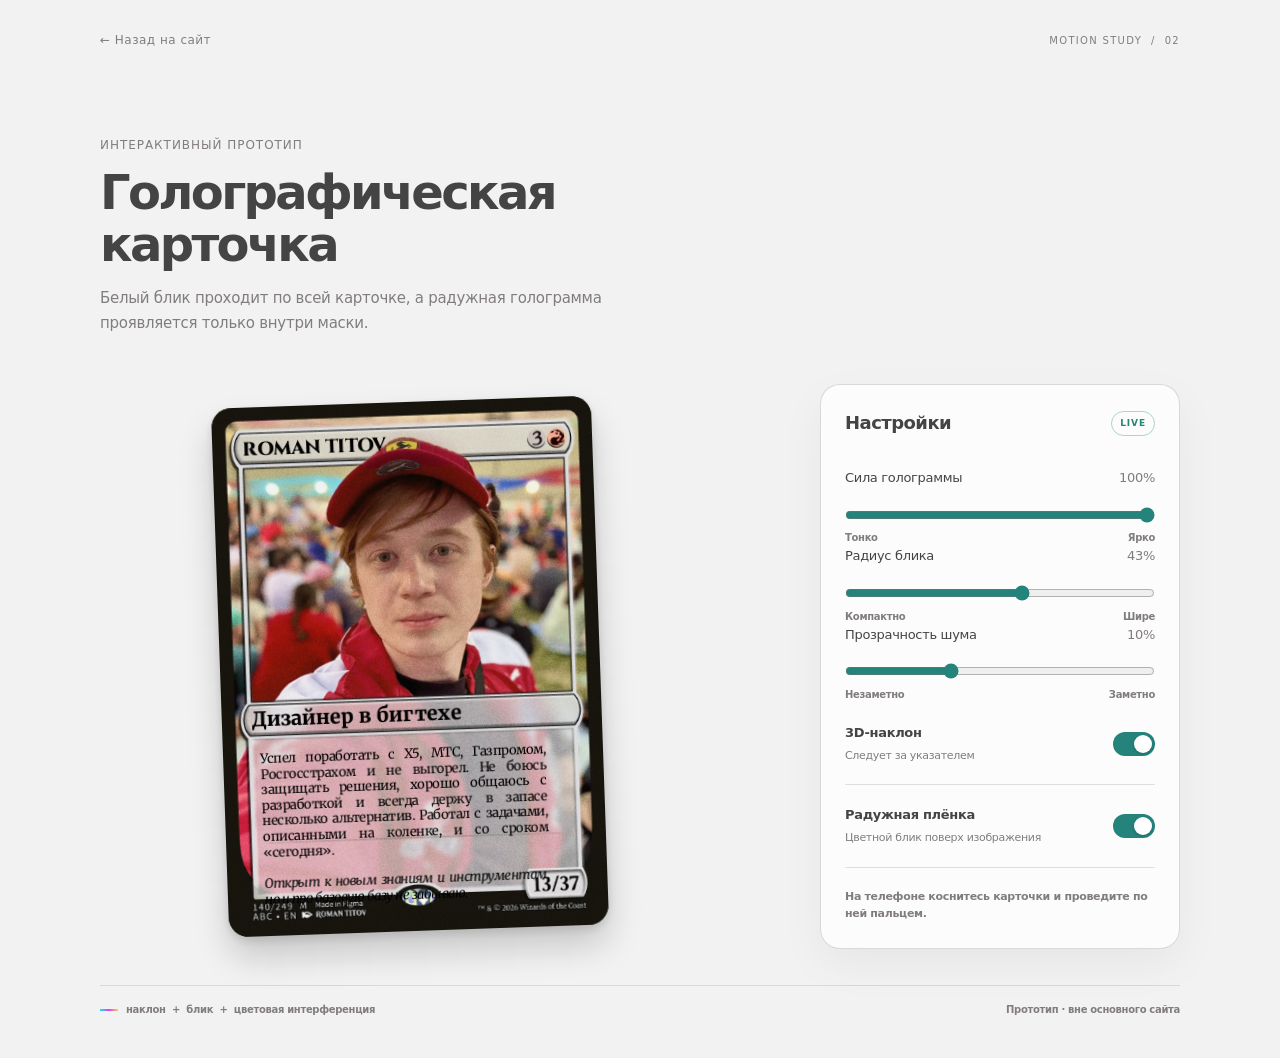
<file: holo-lab/index.html>
<!DOCTYPE html><html lang="en"><head><meta charSet="utf-8"/><meta name="viewport" content="width=device-width, initial-scale=1"/><link rel="preload" as="image" href="/img/compressed/Card%20notext.webp"/><link rel="stylesheet" href="/_next/static/chunks/2an9a98b-p76y.css" data-precedence="next"/><link rel="stylesheet" href="/_next/static/chunks/28ue9eknfu082.css" data-precedence="next"/><link rel="preload" as="script" fetchPriority="low" href="/_next/static/chunks/0jvhpaew_uadu.js"/><script src="/_next/static/chunks/41shqbag6wu_r.js" async=""></script><script src="/_next/static/chunks/12_celfi3iros.js" async=""></script><script src="/_next/static/chunks/2_4nww4pyj1_y.js" async=""></script><script src="/_next/static/chunks/turbopack-1w__w0vawnmqf.js" async=""></script><script src="/_next/static/chunks/28cmotl9hxfad.js" async=""></script><script src="/_next/static/chunks/15goqq1e59fnz.js" async=""></script><title>Holographic card prototype</title><meta name="robots" content="noindex, nofollow"/><link rel="icon" href="/favicon.svg" type="image/svg+xml" media="(prefers-color-scheme: light)"/><link rel="icon" href="/favicon_dark.svg" type="image/svg+xml" media="(prefers-color-scheme: dark)"/><script>(self.__next_s=self.__next_s||[]).push([0,{"children":"try { const path = location.pathname.replace(/\\/+$/, \"\"); document.documentElement.lang = [\"/ru\", \"/book-lab\", \"/holo-lab\"].includes(path) ? \"ru\" : \"en\"; const key = \"portfolio-language-navigation\"; const skip = sessionStorage.getItem(key); sessionStorage.removeItem(key); if (skip \u0026\u0026 performance.getEntriesByType(\"navigation\")[0]?.type !== \"reload\") document.documentElement.dataset.skipEntrance = \"true\"; if (new URL(location.href).searchParams.has(\"languageTransition\")) { document.documentElement.dataset.languageTransition = \"true\"; document.documentElement.dataset.languagePending = \"true\"; } } catch {}","id":"portfolio-navigation-state"}])</script><script src="/_next/static/chunks/0cz1d0mv5g_q7.js" noModule=""></script></head><body><div hidden=""><!--$--><!--/$--></div><main class="holo-card-demo-module__ht7H_G__lab"><header class="holo-card-demo-module__ht7H_G__topbar"><a href="/ru" class="holo-card-demo-module__ht7H_G__backLink">← Назад на сайт</a><span class="holo-card-demo-module__ht7H_G__prototypeLabel">MOTION STUDY  /  02</span></header><section class="holo-card-demo-module__ht7H_G__demo" aria-labelledby="demo-title"><div class="holo-card-demo-module__ht7H_G__intro"><p class="holo-card-demo-module__ht7H_G__eyebrow">Интерактивный прототип</p><h1 id="demo-title" class="holo-card-demo-module__ht7H_G__title">Голографическая карточка</h1><p class="holo-card-demo-module__ht7H_G__description">Белый блик проходит по всей карточке, а радужная голограмма проявляется только внутри маски.</p></div><div class="holo-card-demo-module__ht7H_G__workspace"><div class="holo-card-demo-module__ht7H_G__stage"><article class="holo-card-demo-module__ht7H_G__card" data-active="false" data-foil="true" tabindex="0" aria-label="Портретная карточка с голографическим эффектом. Наведите указатель или коснитесь карточки." style="--foil-strength:1;--spot-radius:43cqw;--noise-opacity:0.1"><img alt="" decoding="async" data-nimg="fill" class="holo-card-demo-module__ht7H_G__artwork" style="position:absolute;height:100%;width:100%;left:0;top:0;right:0;bottom:0;color:transparent" src="/img/compressed/Card%20notext.webp"/><div class="holo-card-demo-module__ht7H_G__copy"><h2>ROMAN TITOV</h2><p class="holo-card-demo-module__ht7H_G__role">Дизайнер в бигтехе</p><div class="holo-card-demo-module__ht7H_G__bio"><p>Успел поработать с X5, МТС, Газпромом, Росгосстрахом и не выгорел. Не боюсь защищать решения, хорошо общаюсь с разработкой и всегда держу в запасе несколько альтернатив. Работал с задачами, описанными на коленке, и со сроком «сегодня».</p><p>Открыт к новым знаниям и инструментам, но и про базовую базу не забываю.</p></div></div><div class="holo-card-demo-module__ht7H_G__shine" aria-hidden="true"></div><div class="holo-card-demo-module__ht7H_G__glare" aria-hidden="true"></div><div class="holo-card-demo-module__ht7H_G__noise" aria-hidden="true"></div><span class="holo-card-demo-module__ht7H_G__srOnly">Эффект меняется при движении указателя по карточке.</span></article></div><aside class="holo-card-demo-module__ht7H_G__controls" aria-label="Настройки эффекта"><div class="holo-card-demo-module__ht7H_G__controlsHeader"><h2>Настройки</h2><span>LIVE</span></div><label class="holo-card-demo-module__ht7H_G__rangeLabel" for="foil-intensity"><span>Сила голограммы</span><output for="foil-intensity">100<!-- -->%</output></label><input id="foil-intensity" class="holo-card-demo-module__ht7H_G__range" type="range" min="0" max="100" value="100"/><div class="holo-card-demo-module__ht7H_G__rangeEnds"><span>Тонко</span><span>Ярко</span></div><label class="holo-card-demo-module__ht7H_G__rangeLabel" for="spot-radius"><span>Радиус блика</span><output for="spot-radius">43<!-- -->%</output></label><input id="spot-radius" class="holo-card-demo-module__ht7H_G__range" type="range" min="20" max="60" value="43"/><div class="holo-card-demo-module__ht7H_G__rangeEnds"><span>Компактно</span><span>Шире</span></div><label class="holo-card-demo-module__ht7H_G__rangeLabel" for="noise-opacity"><span>Прозрачность шума</span><output for="noise-opacity">10<!-- -->%</output></label><input id="noise-opacity" class="holo-card-demo-module__ht7H_G__range" type="range" min="0" max="30" value="10"/><div class="holo-card-demo-module__ht7H_G__rangeEnds"><span>Незаметно</span><span>Заметно</span></div><label class="holo-card-demo-module__ht7H_G__toggle"><span><strong>3D-наклон</strong><small>Следует за указателем</small></span><input type="checkbox" checked=""/><i aria-hidden="true"></i></label><label class="holo-card-demo-module__ht7H_G__toggle"><span><strong>Радужная плёнка</strong><small>Цветной блик поверх изображения</small></span><input type="checkbox" checked=""/><i aria-hidden="true"></i></label><p class="holo-card-demo-module__ht7H_G__hint">На телефоне коснитесь карточки и проведите по ней пальцем.</p></aside></div><footer class="holo-card-demo-module__ht7H_G__footer"><span class="holo-card-demo-module__ht7H_G__legend"><i></i> наклон  +  блик  +  цветовая интерференция</span><span>Прототип · вне основного сайта</span></footer></section></main><!--$--><!--/$--><script src="/_next/static/chunks/0jvhpaew_uadu.js" id="_R_" async=""></script><script>(self.__next_f=self.__next_f||[]).push([0])</script><script>self.__next_f.push([1,"1:\"$Sreact.fragment\"\n2:I[79520,[\"/_next/static/chunks/28cmotl9hxfad.js\"],\"\"]\n3:I[99939,[\"/_next/static/chunks/28cmotl9hxfad.js\"],\"EntranceGuard\"]\n4:I[55169,[\"/_next/static/chunks/28cmotl9hxfad.js\"],\"LanguageTransition\"]\n5:I[39756,[\"/_next/static/chunks/28cmotl9hxfad.js\"],\"default\"]\n6:I[37457,[\"/_next/static/chunks/28cmotl9hxfad.js\"],\"default\"]\n7:I[19157,[\"/_next/static/chunks/28cmotl9hxfad.js\",\"/_next/static/chunks/15goqq1e59fnz.js\"],\"HoloCardDemo\"]\n8:I[97367,[\"/_next/static/chunks/28cmotl9hxfad.js\"],\"OutletBoundary\"]\n9:\"$Sreact.suspense\"\nb:I[97367,[\"/_next/static/chunks/28cmotl9hxfad.js\"],\"ViewportBoundary\"]\nd:I[97367,[\"/_next/static/chunks/28cmotl9hxfad.js\"],\"MetadataBoundary\"]\nf:I[68027,[\"/_next/static/chunks/28cmotl9hxfad.js\"],\"default\",1]\n:HL[\"/_next/static/chunks/2an9a98b-p76y.css\",\"style\"]\n:HL[\"/_next/static/chunks/28ue9eknfu082.css\",\"style\"]\n"])</script><script>self.__next_f.push([1,"0:{\"P\":null,\"c\":[\"\",\"holo-lab\",\"\"],\"q\":\"\",\"i\":false,\"f\":[[[\"\",{\"children\":[\"holo-lab\",{\"children\":[\"__PAGE__\",{},\"$undefined\",\"$undefined\",4608]},\"$undefined\",\"$undefined\",4608]},\"$undefined\",\"$undefined\",4624],[[\"$\",\"$1\",\"c\",{\"children\":[[[\"$\",\"link\",\"0\",{\"rel\":\"stylesheet\",\"href\":\"/_next/static/chunks/2an9a98b-p76y.css\",\"precedence\":\"next\",\"crossOrigin\":\"$undefined\",\"nonce\":\"$undefined\"}],[\"$\",\"script\",\"script-0\",{\"src\":\"/_next/static/chunks/28cmotl9hxfad.js\",\"async\":true,\"nonce\":\"$undefined\"}]],[\"$\",\"html\",null,{\"lang\":\"en\",\"suppressHydrationWarning\":true,\"children\":[[\"$\",\"head\",null,{\"children\":[\"$\",\"$L2\",null,{\"id\":\"portfolio-navigation-state\",\"strategy\":\"beforeInteractive\",\"children\":\"try { const path = location.pathname.replace(/\\\\/+$/, \\\"\\\"); document.documentElement.lang = [\\\"/ru\\\", \\\"/book-lab\\\", \\\"/holo-lab\\\"].includes(path) ? \\\"ru\\\" : \\\"en\\\"; const key = \\\"portfolio-language-navigation\\\"; const skip = sessionStorage.getItem(key); sessionStorage.removeItem(key); if (skip \u0026\u0026 performance.getEntriesByType(\\\"navigation\\\")[0]?.type !== \\\"reload\\\") document.documentElement.dataset.skipEntrance = \\\"true\\\"; if (new URL(location.href).searchParams.has(\\\"languageTransition\\\")) { document.documentElement.dataset.languageTransition = \\\"true\\\"; document.documentElement.dataset.languagePending = \\\"true\\\"; } } catch {}\"}]}],[\"$\",\"body\",null,{\"children\":[[\"$\",\"$L3\",null,{}],[\"$\",\"$L4\",null,{}],[\"$\",\"$L5\",null,{\"parallelRouterKey\":\"children\",\"error\":\"$undefined\",\"errorStyles\":\"$undefined\",\"errorScripts\":\"$undefined\",\"template\":[\"$\",\"$L6\",null,{}],\"templateStyles\":\"$undefined\",\"templateScripts\":\"$undefined\",\"notFound\":[[[\"$\",\"title\",null,{\"children\":\"404: This page could not be found.\"}],[\"$\",\"div\",null,{\"style\":{\"fontFamily\":\"system-ui,\\\"Segoe UI\\\",Roboto,Helvetica,Arial,sans-serif,\\\"Apple Color Emoji\\\",\\\"Segoe UI Emoji\\\"\",\"height\":\"100vh\",\"textAlign\":\"center\",\"display\":\"flex\",\"flexDirection\":\"column\",\"alignItems\":\"center\",\"justifyContent\":\"center\"},\"children\":[\"$\",\"div\",null,{\"children\":[[\"$\",\"style\",null,{\"dangerouslySetInnerHTML\":{\"__html\":\"body{color:#000;background:#fff;margin:0}.next-error-h1{border-right:1px solid rgba(0,0,0,.3)}@media (prefers-color-scheme:dark){body{color:#fff;background:#000}.next-error-h1{border-right:1px solid rgba(255,255,255,.3)}}\"}}],[\"$\",\"h1\",null,{\"className\":\"next-error-h1\",\"style\":{\"display\":\"inline-block\",\"margin\":\"0 20px 0 0\",\"padding\":\"0 23px 0 0\",\"fontSize\":24,\"fontWeight\":500,\"verticalAlign\":\"top\",\"lineHeight\":\"49px\"},\"children\":404}],[\"$\",\"div\",null,{\"style\":{\"display\":\"inline-block\"},\"children\":[\"$\",\"h2\",null,{\"style\":{\"fontSize\":14,\"fontWeight\":400,\"lineHeight\":\"49px\",\"margin\":0},\"children\":\"This page could not be found.\"}]}]]}]}]],[]],\"forbidden\":\"$undefined\",\"unauthorized\":\"$undefined\"}]]}]]}]]}],{\"children\":[[\"$\",\"$1\",\"c\",{\"children\":[null,[\"$\",\"$L5\",null,{\"parallelRouterKey\":\"children\",\"error\":\"$undefined\",\"errorStyles\":\"$undefined\",\"errorScripts\":\"$undefined\",\"template\":[\"$\",\"$L6\",null,{}],\"templateStyles\":\"$undefined\",\"templateScripts\":\"$undefined\",\"notFound\":\"$undefined\",\"forbidden\":\"$undefined\",\"unauthorized\":\"$undefined\"}]]}],{\"children\":[[\"$\",\"$1\",\"c\",{\"children\":[[\"$\",\"main\",null,{\"className\":\"holo-card-demo-module__ht7H_G__lab\",\"children\":[[\"$\",\"header\",null,{\"className\":\"holo-card-demo-module__ht7H_G__topbar\",\"children\":[[\"$\",\"a\",null,{\"href\":\"/ru\",\"className\":\"holo-card-demo-module__ht7H_G__backLink\",\"children\":\"← Назад на сайт\"}],[\"$\",\"span\",null,{\"className\":\"holo-card-demo-module__ht7H_G__prototypeLabel\",\"children\":\"MOTION STUDY  /  02\"}]]}],[\"$\",\"$L7\",null,{}]]}],[[\"$\",\"link\",\"0\",{\"rel\":\"stylesheet\",\"href\":\"/_next/static/chunks/28ue9eknfu082.css\",\"precedence\":\"next\",\"crossOrigin\":\"$undefined\",\"nonce\":\"$undefined\"}],[\"$\",\"script\",\"script-0\",{\"src\":\"/_next/static/chunks/15goqq1e59fnz.js\",\"async\":true,\"nonce\":\"$undefined\"}]],[\"$\",\"$L8\",null,{\"children\":[\"$\",\"$9\",null,{\"name\":\"Next.MetadataOutlet\",\"children\":\"$@a\"}]}]]}],{},null,false,null]},null,false,null]},null,false,null],[\"$\",\"$1\",\"h\",{\"children\":[null,[\"$\",\"$Lb\",null,{\"children\":\"$Lc\"}],[\"$\",\"div\",null,{\"hidden\":true,\"children\":[\"$\",\"$Ld\",null,{\"children\":[\"$\",\"$9\",null,{\"name\":\"Next.Metadata\",\"children\":\"$Le\"}]}]}],null]}],false]],\"m\":\"$undefined\",\"G\":[\"$f\",[[\"$\",\"link\",\"0\",{\"rel\":\"stylesheet\",\"href\":\"/_next/static/chunks/2an9a98b-p76y.css\",\"precedence\":\"next\",\"crossOrigin\":\"$undefined\",\"nonce\":\"$undefined\"}]]],\"S\":true,\"h\":null,\"r\":\"$undefined\",\"s\":\"$undefined\",\"a\":\"$undefined\",\"l\":\"$undefined\",\"p\":\"$undefined\",\"d\":\"$undefined\",\"b\":\"UT2i5ZqfSva0PAUaZPGoC\"}\n"])</script><script>self.__next_f.push([1,"c:[[\"$\",\"meta\",\"0\",{\"charSet\":\"utf-8\"}],[\"$\",\"meta\",\"1\",{\"name\":\"viewport\",\"content\":\"width=device-width, initial-scale=1\"}]]\n"])</script><script>self.__next_f.push([1,"10:I[27201,[\"/_next/static/chunks/28cmotl9hxfad.js\"],\"IconMark\"]\na:null\ne:[[\"$\",\"title\",\"0\",{\"children\":\"Holographic card prototype\"}],[\"$\",\"meta\",\"1\",{\"name\":\"robots\",\"content\":\"noindex, nofollow\"}],[\"$\",\"link\",\"2\",{\"rel\":\"icon\",\"href\":\"/favicon.svg\",\"type\":\"image/svg+xml\",\"media\":\"(prefers-color-scheme: light)\"}],[\"$\",\"link\",\"3\",{\"rel\":\"icon\",\"href\":\"/favicon_dark.svg\",\"type\":\"image/svg+xml\",\"media\":\"(prefers-color-scheme: dark)\"}],[\"$\",\"$L10\",\"4\",{}]]\n"])</script></body></html>
</file>
<file: _next/static/chunks/2an9a98b-p76y.css>
@font-face{font-family:Cinzel;font-style:normal;font-weight:800;font-display:swap;src:url(/fonts/portfolio-1.woff2)format("woff2");unicode-range:U+??,U+131,U+152-153,U+2BB-2BC,U+2C6,U+2DA,U+2DC,U+304,U+308,U+329,U+2000-206F,U+20AC,U+2122,U+2191,U+2193,U+2212,U+2215,U+FEFF,U+FFFD}@font-face{font-family:Merriweather;font-style:italic;font-weight:400;font-stretch:100%;font-display:swap;src:url(/fonts/portfolio-2.woff2)format("woff2");unicode-range:U+301,U+400-45F,U+490-491,U+4B0-4B1,U+2116}@font-face{font-family:Merriweather;font-style:italic;font-weight:400;font-stretch:100%;font-display:swap;src:url(/fonts/portfolio-3.woff2)format("woff2");unicode-range:U+??,U+131,U+152-153,U+2BB-2BC,U+2C6,U+2DA,U+2DC,U+304,U+308,U+329,U+2000-206F,U+20AC,U+2122,U+2191,U+2193,U+2212,U+2215,U+FEFF,U+FFFD}@font-face{font-family:Merriweather;font-style:normal;font-weight:400;font-stretch:100%;font-display:swap;src:url(/fonts/portfolio-4.woff2)format("woff2");unicode-range:U+301,U+400-45F,U+490-491,U+4B0-4B1,U+2116}@font-face{font-family:Merriweather;font-style:normal;font-weight:400;font-stretch:100%;font-display:swap;src:url(/fonts/portfolio-5.woff2)format("woff2");unicode-range:U+??,U+131,U+152-153,U+2BB-2BC,U+2C6,U+2DA,U+2DC,U+304,U+308,U+329,U+2000-206F,U+20AC,U+2122,U+2191,U+2193,U+2212,U+2215,U+FEFF,U+FFFD}@font-face{font-family:Merriweather;font-style:normal;font-weight:800;font-stretch:100%;font-display:swap;src:url(/fonts/portfolio-4.woff2)format("woff2");unicode-range:U+301,U+400-45F,U+490-491,U+4B0-4B1,U+2116}@font-face{font-family:Merriweather;font-style:normal;font-weight:800;font-stretch:100%;font-display:swap;src:url(/fonts/portfolio-5.woff2)format("woff2");unicode-range:U+??,U+131,U+152-153,U+2BB-2BC,U+2C6,U+2DA,U+2DC,U+304,U+308,U+329,U+2000-206F,U+20AC,U+2122,U+2191,U+2193,U+2212,U+2215,U+FEFF,U+FFFD}@font-face{font-family:Inter;src:url(/fonts/portfolio-6.woff2);font-display:swap;font-style:normal;font-weight:400;unicode-range:U+301,U+400-45F,U+490-491,U+4B0-4B1,U+2116}@font-face{font-family:Inter;src:url(/fonts/portfolio-7.woff2);font-display:swap;font-style:normal;font-weight:400;unicode-range:U+??,U+131,U+152-153,U+2BB-2BC,U+2C6,U+2DA,U+2DC,U+2000-206F,U+2070,U+2074-207E,U+2080-208E,U+20AC,U+2122,U+2191,U+2193,U+2212,U+2215,U+FEFF,U+FFFD}@font-face{font-family:Inter;src:url(/fonts/portfolio-8.woff2);font-display:swap;font-style:normal;font-weight:700;unicode-range:U+301,U+400-45F,U+490-491,U+4B0-4B1,U+2116}@font-face{font-family:Inter;src:url(/fonts/portfolio-9.woff2);font-display:swap;font-style:normal;font-weight:700;unicode-range:U+??,U+131,U+152-153,U+2BB-2BC,U+2C6,U+2DA,U+2DC,U+2000-206F,U+2070,U+2074-207E,U+2080-208E,U+20AC,U+2122,U+2191,U+2193,U+2212,U+2215,U+FEFF,U+FFFD}@font-face{font-family:Inter;src:url(/fonts/portfolio-10.woff2);font-display:swap;font-style:normal;font-weight:600;unicode-range:U+301,U+400-45F,U+490-491,U+4B0-4B1,U+2116}@font-face{font-family:Inter;src:url(/fonts/portfolio-11.woff2);font-display:swap;font-style:normal;font-weight:600;unicode-range:U+??,U+131,U+152-153,U+2BB-2BC,U+2C6,U+2DA,U+2DC,U+2000-206F,U+2070,U+2074-207E,U+2080-208E,U+20AC,U+2122,U+2191,U+2193,U+2212,U+2215,U+FEFF,U+FFFD}
:root{--lightningcss-light:initial;--lightningcss-dark: ;color-scheme:light dark;--page:#f2f2f2;--line:#ccc;--text:#444;--link-text:#444;--muted:#827d7d;--red:#af3029;--orange:#bc5215;--yellow:#ad8301;--green:#66800b;--cyan:#24837b;--blue:#205ea6;--purple:#5e409d;--magenta:#a02f6f;--surface:#fff;--card-ink:#000;--card-background:#171717;--product-background:#f2f2f2}@media (prefers-color-scheme:dark){:root{--lightningcss-light: ;--lightningcss-dark:initial;--page:#100f0f;--line:#343331;--text:#cecdc3;--link-text:var(--text);--muted:#878580;--red:#d14d41;--orange:#da702c;--yellow:#d0a215;--green:#879a39;--cyan:#3aa99f;--blue:#4385be;--purple:#8b7ec8;--magenta:#ce5d97;--surface:#1c1b1a}}
:is(html:has(.comicsPage),body:has(.comicsPage)){background-color:#edece8}@media (prefers-color-scheme:dark){:is(html:has(.comicsPage),body:has(.comicsPage)){background-color:#1d1b1b}}@property --card-rest-rotation{syntax:"<angle>";inherits:false;initial-value:-3deg}@property --card-entry-scale{syntax:"<number>";inherits:false;initial-value:1}html[data-language-transition-freeze=true] .profileCard{transition:none!important}html[data-language-transition-freeze=true] :is(.languageTransitionWord,.languageTransitionOldWord),html[data-language-transition-freeze=true] .languageTransitionWord:after{animation-play-state:paused}html[data-language-transition-measure=true] .profileCard{transform:translate(0,0)rotate(0)scale(1)!important}html[data-language-pending=true]:not([data-language-source]) main.page:not(.languageTransitionSnapshot) :is(h2,h3,p,figcaption):not(.comicsSection *),html[data-language-pending=true][data-language-source=en] main.page[lang=ru]:not(.languageTransitionSnapshot) :is(h2,h3,p,figcaption):not(.comicsSection *),html[data-language-pending=true][data-language-source=ru] main.page[lang=en]:not(.languageTransitionSnapshot) :is(h2,h3,p,figcaption):not(.comicsSection *){visibility:hidden}.languageTransitionWord{--language-transition-gradient:linear-gradient(105deg, #e8a1bd 0%, #9a8ae9 36%, #78b9d5 68%, #efb88f 100%);visibility:visible;opacity:0;animation:.36s cubic-bezier(.22,.7,.25,1) both language-copy-in;animation-delay:calc(var(--line-delay) + .16s);display:inline-block;position:relative;transform:translateY(4px)}.languageTransitionWord:after{color:#0000;background-image:var(--language-transition-gradient);background-size:var(--line-width) 100%;background-position:calc(-1 * var(--word-offset)) 0;-webkit-text-fill-color:transparent;content:attr(data-transition-word);opacity:0;pointer-events:none;white-space:pre;animation:.54s ease-out both language-copy-tint;animation-delay:calc(var(--line-delay) + .16s);-webkit-background-clip:text;background-clip:text;position:absolute;inset:0;overflow:hidden}.languageTransitionSnapshot,.languageTransitionSnapshot *{box-shadow:none!important;background-color:#0000!important;background-image:none!important}.languageTransitionSnapshot :is(h1,.contacts,.comicsSection){visibility:hidden}.languageTransitionSnapshot .profileCard:before,.languageTransitionSnapshot .profileCard:after{display:none}.languageTransitionOldWord{animation:.16s cubic-bezier(.22,.7,.25,1) both language-copy-out;animation-delay:var(--line-delay);display:inline-block;position:relative}@media (prefers-color-scheme:dark){.languageTransitionWord{--language-transition-gradient:linear-gradient(105deg, #f2a0bd 0%, #b3a4f2 36%, #87d7e6 68%, #f4b28d 100%)}}@keyframes language-copy-in{0%{opacity:0;transform:translateY(4px)}68%{opacity:1;transform:translateY(-1px)}to{opacity:1;transform:translateY(0)}}@keyframes language-copy-out{to{opacity:0;transform:translateY(-3px)}}@keyframes language-copy-tint{0%{opacity:.88}to{opacity:0}}@media (prefers-reduced-motion:reduce){.languageTransitionWord{opacity:1;animation:none;transform:none}.languageTransitionWord:after{display:none}.languageTransitionOldWord{opacity:0;animation:none;transform:none}}*{box-sizing:border-box}:root{--column:590px}html{background:var(--page);scroll-behavior:smooth}body{background:var(--page);color:var(--text);letter-spacing:-.02em;-webkit-font-smoothing:antialiased;margin:0;font-family:system-ui,-apple-system,Segoe UI,Roboto,Oxygen,Ubuntu,Cantarell,Fira Sans,Droid Sans,Helvetica Neue,sans-serif;font-size:16px;font-weight:600;line-height:1.6}a{color:var(--link-text);text-decoration:underline;-webkit-text-decoration-color:var(--line);text-decoration-color:var(--line);text-underline-offset:3px}a:hover{text-decoration:underline}a:focus-visible{outline:2px solid var(--text);outline-offset:4px;border-radius:2px}img{display:block}.page{width:100%;overflow:clip visible}.topbar{justify-content:flex-end;width:calc(100% - 40px);margin:32px auto 12px;display:flex}.languageSwitch{color:var(--text);align-items:center;gap:3.625px;font-size:16px;display:flex}.languageSwitch a,.languageSwitch a:hover{color:var(--muted);text-decoration:none}.languageSwitch a[aria-current=page]{color:var(--text)}.introSection{width:100%;margin:0 auto 84px}.profileCard{--pointer-x:50%;--pointer-y:50%;--background-x:50%;--background-y:50%;--pointer-from-center:0;--card-opacity:0;--rotate-x:0deg;--rotate-y:0deg;--spot-radius:50cqw;--card-rest-rotation:-3deg;--card-entry-scale:1;--card-hover-scale:1;aspect-ratio:2016/2808;background:var(--card-background);width:clamp(300px,60vw,410px);transform:perspective(1000px) rotateY(var(--rotate-x)) rotateX(var(--rotate-y)) rotate(var(--card-rest-rotation)) scale(var(--card-entry-scale));scale:calc(var(--card-scroll-scale,1) * var(--card-hover-scale));transform-style:preserve-3d;border-radius:20px;margin:32px auto 36px;position:relative;overflow:hidden;box-shadow:0 12px 18px #0000003b;container-type:inline-size}.profileArtwork{object-fit:cover;object-position:center;border-radius:inherit}@media (hover:none) and (pointer:coarse){.profileCard,.profileCard *{-webkit-touch-callout:none}.profileArtwork{-webkit-user-drag:none;-webkit-user-select:none;user-select:none}}.profileCopy{z-index:2;color:var(--card-ink);letter-spacing:0;pointer-events:none;font-family:Merriweather,serif;font-weight:400;position:absolute;inset:0}.profileFoil,.profileGlare{border-radius:inherit;clip-path:inset(0 round 20px);pointer-events:none;position:absolute;inset:0}.profileFoil{z-index:3;opacity:calc(var(--card-opacity) * 1);-webkit-mask-image:radial-gradient(circle var(--spot-radius) at var(--pointer-x) var(--pointer-y), #000 0 34%, #000000c7 55%, transparent 100%), url(/img/compressed/mask.webp);-webkit-mask-composite:source-in;-webkit-mask-size:100% 100%,100% 100%;-webkit-mask-repeat:no-repeat,no-repeat;-webkit-mask-image:radial-gradient(circle var(--spot-radius) at var(--pointer-x) var(--pointer-y), #000 0 34%, #000000c7 55%, transparent 100%), url(/img/compressed/mask.webp);mask-image:radial-gradient(circle var(--spot-radius) at var(--pointer-x) var(--pointer-y), #000 0 34%, #000000c7 55%, transparent 100%), url(/img/compressed/mask.webp);background-image:repeating-linear-gradient(-22deg,#af67cbbf 5%,#e44e49bf 10%,#d7c537bf 15%,#7ec940bf 20%,#4fb0a9bf 25%,#8aa1ffbf 30%,#b16bccbf 35%);background-size:300% 400%;background-position:var(--background-x) var(--background-y);filter:brightness(calc((var(--pointer-from-center) * .3) + .5)) contrast(2.3) saturate(1);mix-blend-mode:color-dodge;-webkit-mask-size:100% 100%,100% 100%;mask-size:100% 100%,100% 100%;-webkit-mask-repeat:no-repeat,no-repeat;mask-repeat:no-repeat,no-repeat;-webkit-mask-composite:source-in;mask-composite:intersect;-webkit-mask-source-type:alpha,luminance;mask-mode:alpha,luminance}.profileGlare{z-index:4;opacity:calc(var(--card-opacity) * .36);background-image:radial-gradient(farthest-corner circle at var(--pointer-x) var(--pointer-y), #ffffffbf 0%, #ffffff5c 36%, #ffffff29 74%, #ffffff14 100%);mix-blend-mode:screen}.profileCopy h1{letter-spacing:-.6px;width:62%;margin:0;font-family:Cinzel,serif;font-size:19px;font-weight:800;line-height:1.2;position:absolute;top:calc(6.2% - 2px);left:8%}.profileCopy .role{width:84%;margin:0;font-size:20px;font-weight:800;line-height:1.2;position:absolute;top:calc(57.5% - 4px);left:8%}.bio{flex-direction:column;gap:16px;width:75%;font-size:13px;line-height:1.2;display:flex;position:absolute;top:65%;left:9.8%;overflow:visible}.bio p{letter-spacing:-.4px;text-align:justify;margin:0}main.page[lang=ru] .bio p:first-child{letter-spacing:-.5px}main.page[lang=ru] .bio p:nth-child(2){letter-spacing:-.3px}.bio p:nth-child(2){font-style:italic}.contacts{color:var(--text);justify-content:center;align-items:center;gap:3.6px;font-size:16px;line-height:1.6;display:flex}.contactItem{white-space:nowrap;align-items:center;gap:3.6px;display:inline-flex}.contactItem a{transition:color .18s}.contactItem a:hover{color:var(--muted)}.separator,.languageSwitch>span{color:var(--line)}.sectionHeading{margin-bottom:12px}.sectionHeading p{color:var(--muted);margin:0 0 4px;font-size:14px;font-weight:500}.sectionHeading h2,.comicsSection>h2{letter-spacing:-.03em;margin:0;font-size:24px;font-weight:600;line-height:1.2}.sectionHeading h2 .experienceDate{color:var(--muted);letter-spacing:normal;font-size:14px;font-weight:500}.caseSection,.experience,.comicsSection{width:min(var(--column), calc(100% - 40px));margin:0 auto}.caseSection{margin-bottom:64px}.caseIntro{width:95%;color:var(--muted);margin:0 0 64px}.achievement{margin:0 0 48px}.achievement>p,.experienceEntry>p{max-width:800px;color:var(--muted);margin:0 0 20px}.achievement>p{width:95%}.achievement:has(+.conceptGallery)>p{width:100%}.textAccent{color:var(--text)}.achievement strong{color:var(--text);font-weight:600}.gallery{width:100vw;margin-left:calc((min(var(--column), calc(100vw - 40px)) - 100vw) / 2);overscroll-behavior-inline:contain;scrollbar-width:none;-webkit-overflow-scrolling:touch;align-items:flex-end;gap:0;padding:0 80px;display:flex;overflow-x:auto}.gallery::-webkit-scrollbar{display:none}.gallery img{object-fit:cover;flex:none;height:auto}.phoneGallery img{border-radius:28px;width:357px;height:auto}.productBand{width:100vw;margin:55px calc((min(var(--column), calc(100vw - 40px)) - 100vw) / 2) 64px;background:var(--product-background);padding:36px 0;position:relative}.productGallery{width:100%;padding:0 max(20px, calc((100vw - var(--column)) / 2 - 120px));gap:0;margin-left:0}.productGallery img{border-radius:12px;width:222px}.conceptGallery{width:100vw;margin-left:calc((min(var(--column), calc(100vw - 40px)) - 100vw) / 2);scrollbar-width:none;align-items:flex-end;gap:16px;padding:0 80px;display:flex;overflow-x:auto}.conceptGallery::-webkit-scrollbar{display:none}.conceptGallery figure{flex:none;width:350px;margin:0}.conceptGallery img{border-radius:28px;width:100%;height:auto}.conceptGallery figcaption{text-align:center;min-height:44.8px;color:var(--muted);margin:4px 0 0;font-size:14px;font-weight:500}.experience{gap:48px;margin-bottom:48px;display:grid}.experienceEntry>p{margin-bottom:0}.experienceEntry>p a{color:var(--link-text);text-decoration:underline;-webkit-text-decoration-color:var(--line);text-decoration-color:var(--line)}.singleScreen{justify-content:center;width:100%;margin:0 auto 48px;display:flex;overflow:clip}.singleScreen img{border-radius:28px;flex:none;width:min(551px,100%);height:auto}.singleScreenLoyalty{align-items:flex-start;height:654px;-webkit-mask-image:linear-gradient(#000 0% 72%,#000000d1 82%,#0000006b 92%,#0000 100%);mask-image:linear-gradient(#000 0% 72%,#000000d1 82%,#0000006b 92%,#0000 100%)}.singleScreenCalendar{align-items:flex-end;height:834px;-webkit-mask-image:linear-gradient(#0000 0%,#0000006b 3%,#000000d1 6%,#000 10%);mask-image:linear-gradient(#0000 0%,#0000006b 3%,#000000d1 6%,#000 10%)}.comicsSection{margin-bottom:92px}.comicsSection>h2{margin-bottom:26px}.comicsGrid{gap:32px;padding:0 12px;display:flex}.comicColumn{flex-direction:column;flex:1;gap:32px;min-width:0;display:flex}.mobileComics{display:none}.comic{min-width:0;margin:0;padding:0;position:relative}.comic figcaption{color:var(--text);margin-top:16px;font-size:16px}.award{color:var(--orange);align-items:center;gap:4px;margin:0 0 12px;font-family:Inter,sans-serif;font-size:14px;font-weight:600;line-height:22.4px;display:flex}.award[data-viewport-reveal=waiting]{opacity:0;transform:translateY(150px)}.award[data-viewport-reveal]{transition:opacity .68s cubic-bezier(.22,1,.36,1),transform .68s cubic-bezier(.22,1,.36,1)}.award[data-viewport-reveal=visible]{opacity:1;transform:translateY(0)}.footer{width:min(var(--column), calc(100% - 40px));border-top:1px solid var(--line);align-items:flex-start;gap:10px;margin:0 auto;padding:24px 0;display:flex}.footer>p{min-width:0;color:var(--muted);flex:1;margin:0;font-size:16px;line-height:1.6}.footer .contacts{flex:none;justify-content:flex-end}@media (min-width:810px){:root{--column:800px}}@media (max-width:809px){.singleScreenLoyalty{height:min(654px,126vw - 90px)}.singleScreenCalendar{height:617px}body{font-size:16px}.topbar{margin-top:32px;margin-bottom:0}.introSection{margin-bottom:84px}.profileCard{width:min(335px,100vw - 55px);margin-top:32px;margin-bottom:37px}.profileCopy h1{font-family:Cinzel,serif;font-size:16px;font-weight:800;top:calc(4.8% + 6px);left:8%}.profileCopy .role{font-size:15px;top:calc(57.5% - 2px)}.bio{gap:16px;width:80%;font-size:11px;top:64%;left:10%}.contacts{gap:3.6px;font-size:16px}.contactItem{gap:3.6px}.sectionHeading h2,.comicsSection>h2{font-size:24px}.caseIntro{margin-bottom:64px}.achievement{margin-bottom:48px}.achievement>p,.experienceEntry>p{margin-bottom:20px}.gallery{width:100vw;margin-left:-20px;padding-left:0;padding-right:0}.phoneGallery img{border-radius:23px;height:auto}.productBand{margin:42px -20px 46px;padding:25px 0}.productGallery{margin-left:0;padding:0 20px}.productGallery img{width:min(222px,56vw)}.conceptGallery{width:100vw;margin-left:-20px;padding-left:0;padding-right:0}.experience{gap:48px;margin-bottom:48px}.desktopComics{display:none}.mobileComics{gap:16px;display:flex}.mobileComics .awardLabel{white-space:nowrap;flex:auto;min-width:0;overflow:hidden;-webkit-mask-image:linear-gradient(90deg,#000 calc(100% - 24px),#0000 100%);mask-image:linear-gradient(90deg,#000 calc(100% - 24px),#0000 100%)}.comic figcaption{font-size:16px}.comicsSection{margin-bottom:68px}.footer .contacts{flex:none;justify-content:flex-end}}@media (min-width:630px) and (max-width:809px){.gallery,.conceptGallery{margin-left:calc((var(--column) - 100vw) / 2)}.productBand{margin-left:calc((var(--column) - 100vw) / 2);margin-right:calc((var(--column) - 100vw) / 2)}.productGallery{margin-left:0}}@supports (width:1cqw){.page{container-type:inline-size}.gallery,.conceptGallery,.productBand{width:100cqw}.gallery,.conceptGallery{margin-left:calc((min(var(--column), calc(100cqw - 40px)) - 100cqw) / 2)}.productBand{margin-left:calc((min(var(--column), calc(100cqw - 40px)) - 100cqw) / 2);margin-right:calc((min(var(--column), calc(100cqw - 40px)) - 100cqw) / 2)}.productGallery{padding-left:max(20px, calc((100cqw - var(--column)) / 2 - 120px));padding-right:max(20px, calc((100cqw - var(--column)) / 2 - 120px));margin-left:0}@media (max-width:809px){.gallery,.conceptGallery{margin-left:calc((min(var(--column), calc(100cqw - 40px)) - 100cqw) / 2)}.productBand{margin-left:calc((min(var(--column), calc(100cqw - 40px)) - 100cqw) / 2);margin-right:calc((min(var(--column), calc(100cqw - 40px)) - 100cqw) / 2)}.productGallery{margin-left:0;padding:0 20px}}}@media (max-width:390px){.contacts,.footer .contacts{gap:3.6px;font-size:16px}.contactItem{gap:3.6px}}@media (prefers-reduced-motion:reduce){html{scroll-behavior:auto}*,:before,:after{scroll-behavior:auto!important;transition-duration:.01ms!important;animation-duration:.01ms!important;animation-iteration-count:1!important}}.phoneGallery img:first-child{width:349px}.phoneGallery img:nth-child(2){width:380px}.phoneGallery img:nth-child(3){width:357px}.phoneGallery img:nth-child(4),.phoneGallery img:nth-child(5){width:379px}.phoneGallery img:nth-child(6){width:350px}.phoneGallery img:nth-child(7),.phoneGallery img:nth-child(8){width:357px}.conceptGallery figure:first-child{width:347px}.conceptGallery figure:nth-child(2){width:325px}.conceptGallery figure:nth-child(3){width:318px}.conceptGallery figure:nth-child(4){width:357px}.conceptGallery figure:nth-child(5){width:325px}.toolDemo{aspect-ratio:800/546.14;border-radius:24px;width:100%;margin:-28px 0 48px;position:relative;overflow:clip}.toolDemo video{object-fit:cover;width:100%;height:100%;display:block}@media (max-width:700px){.toolDemo{aspect-ratio:auto;height:404px}.toolDemo video{transform:scale(1.5)}}@media (hover:hover) and (pointer:fine){.profileCard{transition:--card-rest-rotation .52s cubic-bezier(.16,1,.3,1),scale .52s cubic-bezier(.16,1,.3,1),box-shadow .52s cubic-bezier(.16,1,.3,1)}.profileArtwork{transition:filter .3s}.profileCard:hover,.profileCard[data-active=true]{--card-rest-rotation:0deg;--card-hover-scale:1.1;box-shadow:none}.profileCard:hover .profileArtwork{filter:brightness(1.16)}}@media (prefers-reduced-motion:reduce) and (hover:hover) and (pointer:fine){.profileCard:hover,.profileCard[data-active=true]{--card-rest-rotation:-3deg;--card-hover-scale:1;transform:perspective(1000px)rotateY(0)rotateX(0)rotate(-3deg)scale(1);scale:var(--card-scroll-scale,1)}.profileFoil,.profileGlare{opacity:0}}@media (prefers-reduced-motion:reduce){.profileCard,.profileArtwork{transition:none}.profileCard:hover{--card-rest-rotation:-3deg;--card-hover-scale:1;transform:perspective(1000px)rotateY(0)rotateX(0)rotate(-3deg)scale(1);scale:var(--card-scroll-scale,1)}}@media (prefers-reduced-motion:no-preference){.profileCard{animation:.64s .12s both profileEntrance;animation-timing-function:linear(0, .034 5%, .286 13%, .506 19%, .706 27%, .918 44%, .977 60%, .994 75%, .9985 90%, 1)}.introSection>.contacts{animation:.48s .5s both profileContactsEntrance;animation-timing-function:linear(0, .513 21%, .982 42%, 1.015 58%, 1.012 63%, 1.0014 83%, 1)}}@keyframes profileEntrance{0%{--card-entry-scale:1.1;translate:-80px -780px;rotate:40deg}to{--card-entry-scale:1;translate:0;rotate:none}}@keyframes profileContactsEntrance{0%{opacity:0;transform:translateY(-150px)}to{opacity:1;transform:translateY(0)}}.profileCard{isolation:isolate}.profileCard:before{content:"";z-index:5;pointer-events:none;border-radius:inherit;image-rendering:pixelated;opacity:.1;mix-blend-mode:overlay;background-image:url(/img/card-noise.png);background-repeat:repeat;background-size:128px 128px;position:absolute;inset:0}.profileCard:after{content:"";z-index:6;pointer-events:none;border-radius:inherit;border-top:1px solid #ffffff4d;border-left:1px solid #ffffff4d;position:absolute;inset:0}html[data-skip-entrance=true] .profileCard,html[data-skip-entrance=true] .introSection>.contacts{animation:none}.comic figcaption:after{content:"";height:22.4px;display:block}.award:before{content:"";background-color:currentColor;flex:0 0 16px;width:16px;height:16px;-webkit-mask:url(/img/award-trophy.svg) 50%/contain no-repeat;mask:url(/img/award-trophy.svg) 50%/contain no-repeat}
</file>
<file: _next/static/chunks/13pghik7pywl1.css>
.ComicBook-module__Q4sDaa__book{--cover-open-angle:-75deg;--cover-page-turn-angle:-80deg;--page-turn-angle:-75deg;--book-open-duration:.82s;--book-open-easing:cubic-bezier(.2, .72, .24, 1);aspect-ratio:832/1280;perspective:1500px;perspective-origin:50% 48%;width:100%;transform-style:preserve-3d;box-shadow:none;transition:transform .56s cubic-bezier(.2,.72,.24,1);position:relative}.ComicBook-module__Q4sDaa__book.ComicBook-module__Q4sDaa__open{transform:scale(1.02)}.ComicBook-module__Q4sDaa__pages{transform-origin:0%;transform-style:preserve-3d;position:absolute;inset:0;transform:scale(1)}.ComicBook-module__Q4sDaa__secondPage{z-index:0;transform-origin:50%;transition:transform var(--book-open-duration) var(--book-open-easing);background:#f5f4ef;position:absolute;inset:1px 0 0;overflow:hidden;transform:translateZ(-4px)scale(.985);box-shadow:0 10px 22px #0000004d,0 2px 5px #0000007a}.ComicBook-module__Q4sDaa__open .ComicBook-module__Q4sDaa__secondPage{transform:translate(2.5%)translateZ(-4px)scale(.985)}.ComicBook-module__Q4sDaa__secondPage>img{object-fit:cover;object-position:center top;transform:scale(1.01)}.ComicBook-module__Q4sDaa__pageTurned .ComicBook-module__Q4sDaa__secondPage{transform:translateZ(-4px)scale(1)}.ComicBook-module__Q4sDaa__pageTurnShadow{z-index:1;pointer-events:none;position:absolute;inset:0;overflow:hidden}.ComicBook-module__Q4sDaa__pageTurnShadow:before{content:"";opacity:1;transition:opacity var(--book-open-duration) var(--book-open-easing);background:#00000014;position:absolute;inset:0}.ComicBook-module__Q4sDaa__pageTurned .ComicBook-module__Q4sDaa__pageTurnShadow:before{opacity:0}.ComicBook-module__Q4sDaa__firstPageCastShadow{z-index:2;mix-blend-mode:multiply;opacity:0;transition:transform var(--book-open-duration) var(--book-open-easing), opacity var(--book-open-duration) var(--book-open-easing);pointer-events:none;background:linear-gradient(90deg,#00000094 0%,#00000061 14%,#00000029 42%,#0000 74%);position:absolute;inset:0;transform:translate(-12%)}.ComicBook-module__Q4sDaa__pageTurned .ComicBook-module__Q4sDaa__firstPageCastShadow{opacity:1;transform:translate(12%)}.ComicBook-module__Q4sDaa__firstPage{z-index:1;box-shadow:none;transform-origin:0%;backface-visibility:visible;transform-style:preserve-3d;transition:transform var(--book-open-duration) var(--book-open-easing);background:0 0;position:absolute;inset:1px -1px 0 0;overflow:hidden;transform:translateZ(-2px)scale(.985)}.ComicBook-module__Q4sDaa__firstPage:after{content:"";z-index:2;backface-visibility:hidden;pointer-events:none;background:#f5f4ef;border:1px solid #0000000d;position:absolute;inset:0;transform:rotateY(180deg)translateZ(1px)}.ComicBook-module__Q4sDaa__firstPage>img{object-fit:cover;object-position:center top;backface-visibility:hidden;transform:scale(1.01)}.ComicBook-module__Q4sDaa__open .ComicBook-module__Q4sDaa__firstPage{transform:translateZ(-2px)scale(1)}.ComicBook-module__Q4sDaa__pageTurned .ComicBook-module__Q4sDaa__firstPage{transform:translateZ(-1px) rotateY(var(--page-turn-angle)) scale(1)}.ComicBook-module__Q4sDaa__coverCastShadow{pointer-events:none;mix-blend-mode:multiply;opacity:0;transition:transform var(--book-open-duration) var(--book-open-easing), opacity var(--book-open-duration) var(--book-open-easing);backface-visibility:hidden;background:linear-gradient(90deg,#00000094 0%,#00000061 14%,#00000029 42%,#0000 74%);position:absolute;inset:0;transform:translate(-12%)}.ComicBook-module__Q4sDaa__open .ComicBook-module__Q4sDaa__coverCastShadow{opacity:1;transform:translate(12%)}.ComicBook-module__Q4sDaa__cover{z-index:2;transform-origin:0%;transform-style:preserve-3d;transition:transform var(--book-open-duration) var(--book-open-easing);pointer-events:none;border-radius:1px;position:absolute;inset:0;transform:translateZ(3px)rotateY(0)}.ComicBook-module__Q4sDaa__coverFace{border-radius:inherit;backface-visibility:hidden;background:#151515;position:absolute;inset:0;overflow:hidden}.ComicBook-module__Q4sDaa__coverFace:after{content:"";z-index:1;pointer-events:none;border-top:1px solid #ffffff26;height:0;position:absolute;top:1px;left:1px;right:1px}.ComicBook-module__Q4sDaa__coverFace>img:first-child{object-fit:cover;transform:scale(1.01)}.ComicBook-module__Q4sDaa__coverFace>img:not(:first-child){object-fit:cover;pointer-events:none;-webkit-user-select:none;user-select:none;width:100%;height:100%;display:block;position:absolute;inset:0}.ComicBook-module__Q4sDaa__layerSoftLight{mix-blend-mode:soft-light}.ComicBook-module__Q4sDaa__layerMultiply{mix-blend-mode:multiply}.ComicBook-module__Q4sDaa__layerNormal{mix-blend-mode:normal}.ComicBook-module__Q4sDaa__coverOpenGradient{pointer-events:none;opacity:0;background:linear-gradient(270deg,#ffffff3d 0%,#ffffff1c 28%,#0000 72%);transition:opacity .82s;position:absolute;inset:0}.ComicBook-module__Q4sDaa__open .ComicBook-module__Q4sDaa__cover{transform:translateZ(3px) rotateY(var(--cover-open-angle))}.ComicBook-module__Q4sDaa__pageTurned .ComicBook-module__Q4sDaa__cover{transform:translateZ(3px) rotateY(var(--cover-page-turn-angle))}.ComicBook-module__Q4sDaa__open .ComicBook-module__Q4sDaa__coverOpenGradient{opacity:1}.ComicBook-module__Q4sDaa__hitArea{z-index:10;cursor:pointer;-webkit-tap-highlight-color:transparent;background:0 0;border:0;border-radius:0;width:100%;height:100%;padding:0;position:absolute;inset:0}.ComicBook-module__Q4sDaa__hitArea:focus-visible{outline:2px solid var(--orange);outline-offset:5px}@media (prefers-reduced-motion:reduce){.ComicBook-module__Q4sDaa__book,.ComicBook-module__Q4sDaa__secondPage,.ComicBook-module__Q4sDaa__firstPage,.ComicBook-module__Q4sDaa__cover,.ComicBook-module__Q4sDaa__coverFace>img:first-child,.ComicBook-module__Q4sDaa__coverCastShadow,.ComicBook-module__Q4sDaa__firstPageCastShadow,.ComicBook-module__Q4sDaa__coverOpenGradient,.ComicBook-module__Q4sDaa__pageTurnShadow:before{transition-duration:1ms}}
.ComicsPage-module__dyDC_G__page{width:100%;min-height:100vh;color:var(--text);letter-spacing:-.02em;-webkit-font-smoothing:antialiased;background:#edece8;margin:0 auto;padding:0 20px;font-family:inherit;font-size:16px;font-weight:400;line-height:1.6;overflow-x:clip}.ComicsPage-module__dyDC_G__intro{text-align:center;flex-direction:column;align-items:center;margin:0 auto 45px;padding-top:120px;display:flex}.ComicsPage-module__dyDC_G__polaroid{z-index:0;aspect-ratio:280/334;justify-content:center;align-items:flex-start;width:min(280px,48vw);margin:0 0 12px;padding:8px 8px 16px;display:flex;position:relative}.ComicsPage-module__dyDC_G__polaroidFrame{background:#fafafa;width:100%;height:100%;padding:11px 11px 40px;transition:transform .36s cubic-bezier(.22,.7,.25,1),box-shadow .36s;position:relative;transform:rotate(-2deg);box-shadow:2px 2px 4px -1px #0006}.ComicsPage-module__dyDC_G__polaroidPhoto{width:100%;height:100%;position:relative;overflow:hidden}.ComicsPage-module__dyDC_G__polaroidPhoto img{object-fit:cover;object-position:center}@media (hover:hover) and (pointer:fine){.ComicsPage-module__dyDC_G__polaroid:hover .ComicsPage-module__dyDC_G__polaroidFrame{z-index:1;transform:rotate(0)scale(1.12);box-shadow:20px 20px 16px #00000040}}.ComicsPage-module__dyDC_G__intro h1{color:var(--text);letter-spacing:-.04em;margin:0;font-size:34px;font-weight:700;line-height:1.2}.ComicsPage-module__dyDC_G__phonetic{color:var(--muted);margin:4px 0 10px;font-size:16px;line-height:1.4}.ComicsPage-module__dyDC_G__bio{max-width:430px;color:var(--text);margin:0 0 12px;font-size:16px;line-height:1.5}.ComicsPage-module__dyDC_G__contacts{color:var(--muted);justify-content:center;align-items:center;gap:7px;font-size:16px;line-height:1.6;display:flex}.ComicsPage-module__dyDC_G__contacts a{color:inherit;text-decoration:underline;-webkit-text-decoration-color:var(--line);text-decoration-color:var(--line);text-underline-offset:3px}.ComicsPage-module__dyDC_G__contacts a:hover{color:var(--text)}.ComicsPage-module__dyDC_G__contacts span{color:var(--line)}.ComicsPage-module__dyDC_G__gallery{width:calc(100% + 40px);margin:0 0 44px -20px;padding:32px 64px 20px}.ComicsPage-module__dyDC_G__desktopGallery,.ComicsPage-module__dyDC_G__mobileGallery{align-items:flex-start;gap:32px;width:100%;margin:0 auto;padding:12px 12px 0;display:flex}.ComicsPage-module__dyDC_G__desktopGallery{display:none}.ComicsPage-module__dyDC_G__mobileGallery{display:flex}.ComicsPage-module__dyDC_G__comicColumn{flex-direction:column;flex:1;gap:52px;min-width:0;display:flex}.ComicsPage-module__dyDC_G__comic{flex-direction:column;align-items:center;min-width:0;margin:0;display:flex}.ComicsPage-module__dyDC_G__comic>.award{align-self:flex-start}.ComicsPage-module__dyDC_G__comic figcaption{width:100%;color:var(--text);margin:14px 0 0;font-size:16px;font-weight:400;line-height:1.45}.ComicsPage-module__dyDC_G__comic>p{width:100%;color:var(--muted);margin:3px 0 0;font-size:14px;line-height:1.5}.ComicsPage-module__dyDC_G__artwork{width:100%;transform:rotate(var(--artwork-rotation,0deg));transition:transform .4s cubic-bezier(.22,.7,.25,1),box-shadow .4s,filter .4s;position:relative;overflow:hidden;box-shadow:2px 2px 4px -1px #0006}.ComicsPage-module__dyDC_G__artwork:after{z-index:1;content:"";pointer-events:none;border-top:1px solid #ffffff26;border-left:1px solid #ffffff26;position:absolute;inset:0}.ComicsPage-module__dyDC_G__soft-edge,.ComicsPage-module__dyDC_G__black-frame{width:80%;margin-inline:auto}.ComicsPage-module__dyDC_G__soft-edge{filter:brightness(1.04)}.ComicsPage-module__dyDC_G__black-frame{border:9px solid #000}.ComicsPage-module__dyDC_G__artwork img{object-fit:cover}@media (hover:hover) and (pointer:fine){.ComicsPage-module__dyDC_G__artwork:hover{z-index:1;transform:rotate(0)scale(1.1);box-shadow:20px 20px 16px #00000040}}.ComicsPage-module__dyDC_G__collaborators{text-align:center;width:min(600px,100%);margin:0 auto 108px}.ComicsPage-module__dyDC_G__collaborators h2{color:var(--text);letter-spacing:-.04em;margin:0 0 31px;font-size:32px;font-weight:700;line-height:1.25}.ComicsPage-module__dyDC_G__nameColumns{grid-template-columns:repeat(2,minmax(0,1fr));column-gap:18px;display:grid}.ComicsPage-module__dyDC_G__nameColumns ul{color:var(--text);margin:0;padding:0;font-size:16px;line-height:1.6;list-style:none}.ComicsPage-module__dyDC_G__footer{border-top:1px solid var(--line);flex-direction:column;align-items:center;width:min(800px,100%);margin:0 auto;padding:22px 0 26px;display:flex}.ComicsPage-module__dyDC_G__footer p{color:var(--muted);margin:10px 0 0;font-size:16px}@media (min-width:810px){.ComicsPage-module__dyDC_G__intro{margin-bottom:45px;padding-top:120px}.ComicsPage-module__dyDC_G__desktopGallery{display:flex}.ComicsPage-module__dyDC_G__mobileGallery{display:none}}@media (min-width:1200px){.ComicsPage-module__dyDC_G__desktopGallery,.ComicsPage-module__dyDC_G__mobileGallery{max-width:83%}}@media (min-width:810px) and (max-width:1199px){.ComicsPage-module__dyDC_G__desktopGallery,.ComicsPage-module__dyDC_G__mobileGallery{max-width:none}}@media (max-width:809px){.ComicsPage-module__dyDC_G__intro{margin-bottom:50px;padding-top:104px}.ComicsPage-module__dyDC_G__gallery{width:calc(100% + 40px);margin-left:-20px;padding:16px 16px 20px}.ComicsPage-module__dyDC_G__desktopGallery,.ComicsPage-module__dyDC_G__mobileGallery{max-width:none;padding:12px 0 0}.ComicsPage-module__dyDC_G__soft-edge,.ComicsPage-module__dyDC_G__black-frame{width:100%}}@media (max-width:600px){.ComicsPage-module__dyDC_G__page{padding:0 16px}.ComicsPage-module__dyDC_G__intro{margin-bottom:50px;padding-top:104px}.ComicsPage-module__dyDC_G__polaroid{width:min(280px,72vw)}.ComicsPage-module__dyDC_G__intro h1{font-size:34px}.ComicsPage-module__dyDC_G__bio{max-width:460px}.ComicsPage-module__dyDC_G__desktopBreak{display:none}.ComicsPage-module__dyDC_G__gallery{width:calc(100% + 32px);margin:0 0 44px -16px;padding:16px 16px 20px}.ComicsPage-module__dyDC_G__desktopGallery,.ComicsPage-module__dyDC_G__mobileGallery{gap:32px;max-width:none;padding:12px 0 0}.ComicsPage-module__dyDC_G__comicColumn{gap:52px}.ComicsPage-module__dyDC_G__comic figcaption{margin-top:16px;font-size:16px}.ComicsPage-module__dyDC_G__comic>p{font-size:14px}.ComicsPage-module__dyDC_G__collaborators{margin-bottom:82px}.ComicsPage-module__dyDC_G__collaborators h2{margin-bottom:30px;font-size:27px}.ComicsPage-module__dyDC_G__nameColumns{column-gap:8px}.ComicsPage-module__dyDC_G__nameColumns ul{font-size:15px}.ComicsPage-module__dyDC_G__footer .ComicsPage-module__dyDC_G__contacts{gap:5px;font-size:15px}}@media (prefers-reduced-motion:reduce){.ComicsPage-module__dyDC_G__contacts a,.ComicsPage-module__dyDC_G__polaroidFrame{transition:none}}@media (prefers-color-scheme:dark){.ComicsPage-module__dyDC_G__page{background:#1d1b1b}}@media (max-width:809px) and (hover:hover) and (pointer:fine){.ComicsPage-module__dyDC_G__gallery{padding-right:64px}}
</file>
<file: _next/static/chunks/34cu1qmtdw2_i.css>
.transition-demo-module__NZiBmG__lab{min-height:100vh;color:var(--text);padding:0 28px}.transition-demo-module__NZiBmG__topbar{justify-content:space-between;align-items:center;width:min(1040px,100%);min-height:82px;margin:0 auto;display:flex}.transition-demo-module__NZiBmG__backLink,.transition-demo-module__NZiBmG__prototypeLabel{color:var(--muted);letter-spacing:.04em;font-size:12px;font-weight:500;text-decoration:none}.transition-demo-module__NZiBmG__prototypeLabel{letter-spacing:.13em;font-size:10px}.transition-demo-module__NZiBmG__demo{width:min(760px,100%);margin:clamp(56px,11vh,120px) auto 0}.transition-demo-module__NZiBmG__demoHeader{justify-content:space-between;align-items:flex-end;gap:24px;margin-bottom:30px;display:flex}.transition-demo-module__NZiBmG__eyebrow{color:var(--muted);letter-spacing:.08em;text-transform:uppercase;margin:0 0 12px;font-size:12px;font-weight:500}.transition-demo-module__NZiBmG__demoTitle{letter-spacing:-.055em;margin:0;font-size:clamp(30px,5vw,44px);font-weight:550;line-height:1.08}.transition-demo-module__NZiBmG__switcher{border:1px solid var(--line);background:color-mix(in srgb, var(--surface) 78%, transparent);border-radius:999px;flex:none;align-items:center;gap:8px;padding:9px 13px;display:flex}.transition-demo-module__NZiBmG__switchOption{align-items:center;gap:8px;display:inline-flex}.transition-demo-module__NZiBmG__switchDivider{color:var(--muted);font-size:14px}.transition-demo-module__NZiBmG__switcher button{color:var(--muted);font:inherit;cursor:pointer;background:0 0;border:0;padding:0;font-size:12px;transition:color .2s}.transition-demo-module__NZiBmG__switcher button:hover,.transition-demo-module__NZiBmG__switcher .transition-demo-module__NZiBmG__activeLanguage{color:var(--text)}.transition-demo-module__NZiBmG__switcher button:focus-visible{outline:2px solid var(--purple);outline-offset:4px;border-radius:2px}.transition-demo-module__NZiBmG__sample{--copy-transition-gradient:linear-gradient(100deg, #e8a1bd 0%, #9a8ae9 36%, #78b9d5 68%, #efb88f 100%);border:1px solid color-mix(in srgb, var(--line) 65%, transparent);background:radial-gradient(ellipse at 82% 0%, color-mix(in srgb, var(--purple) 11%, transparent), transparent 42%), var(--surface);border-radius:22px;padding:clamp(24px,5vw,44px);overflow:hidden;box-shadow:0 18px 56px #0000000f}.transition-demo-module__NZiBmG__sampleMeta,.transition-demo-module__NZiBmG__sampleFooter{color:var(--muted);letter-spacing:.08em;justify-content:space-between;align-items:center;font-size:10px;font-weight:500;display:flex}.transition-demo-module__NZiBmG__sampleMeta{margin-bottom:clamp(28px,6vw,52px)}.transition-demo-module__NZiBmG__liveDot{background:var(--cyan);width:7px;height:7px;box-shadow:0 0 12px color-mix(in srgb, var(--cyan) 45%, transparent);border-radius:50%}.transition-demo-module__NZiBmG__copyBlock{grid-template-columns:minmax(0,1fr);gap:18px;display:grid;position:relative}.transition-demo-module__NZiBmG__line{isolation:isolate;grid-template-columns:minmax(0,1fr);width:100%;min-width:0;display:grid;position:relative}.transition-demo-module__NZiBmG__wrappedText{grid-area:1/1;width:100%;min-width:0;display:block;position:relative}.transition-demo-module__NZiBmG__measureText{visibility:hidden;pointer-events:none;white-space:normal;width:100%;position:absolute;inset:0 auto auto 0}.transition-demo-module__NZiBmG__visualRows{display:block}.transition-demo-module__NZiBmG__visualRow{white-space:nowrap;min-width:0;display:block}.transition-demo-module__NZiBmG__headlineLine{--line-ink:var(--text);color:var(--text);letter-spacing:-.055em;margin-bottom:6px;font-size:clamp(29px,5.4vw,48px);font-weight:550;line-height:1.1}.transition-demo-module__NZiBmG__bodyLine{--line-ink:var(--muted);color:var(--muted);letter-spacing:-.018em;font-size:clamp(15px,2vw,17px);font-weight:450;line-height:1.65}.transition-demo-module__NZiBmG__animating .transition-demo-module__NZiBmG__oldLine .transition-demo-module__NZiBmG__visualRow{animation:.22s cubic-bezier(.22,.7,.25,1) both transition-demo-module__NZiBmG__oldCopyOut;animation-delay:var(--row-delay)}.transition-demo-module__NZiBmG__animating .transition-demo-module__NZiBmG__newLine .transition-demo-module__NZiBmG__visualRow{opacity:0;animation:.34s ease-out both transition-demo-module__NZiBmG__newCopyIn;animation-delay:calc(var(--row-delay) + 95ms);transform:translateY(4px)}.transition-demo-module__NZiBmG__tintedLine{z-index:1}.transition-demo-module__NZiBmG__tintedLine .transition-demo-module__NZiBmG__visualRow{opacity:0;background-image:var(--copy-transition-gradient);-webkit-text-fill-color:transparent;animation:.34s ease-out both transition-demo-module__NZiBmG__tintIn,.52s ease-out both transition-demo-module__NZiBmG__tintSettle;animation-delay:calc(var(--row-delay) + 95ms), calc(var(--row-delay) + .435s);background-size:100% 100%;-webkit-background-clip:text;background-clip:text}.transition-demo-module__NZiBmG__sampleFooter{border-top:1px solid color-mix(in srgb, var(--line) 60%, transparent);letter-spacing:.025em;margin-top:clamp(34px,6vw,54px);padding-top:18px}.transition-demo-module__NZiBmG__motionKey{align-items:center;gap:7px;display:inline-flex}.transition-demo-module__NZiBmG__motionKey i{background:linear-gradient(90deg,#8b7cf1,#7ce1d6);width:18px;height:1px}.transition-demo-module__NZiBmG__caption{color:var(--muted);text-align:center;margin:18px 0 0;font-size:12px}.transition-demo-module__NZiBmG__footer{border-top:1px solid var(--line);width:min(760px,100%);color:var(--muted);text-align:center;margin:76px auto 0;padding:18px 0 32px;font-size:11px}.transition-demo-module__NZiBmG__srOnly{clip:rect(0, 0, 0, 0);white-space:nowrap;border:0;width:1px;height:1px;margin:-1px;padding:0;position:absolute;overflow:hidden}@media (prefers-color-scheme:dark){.transition-demo-module__NZiBmG__sample{--copy-transition-gradient:linear-gradient(100deg, #f2a0bd 0%, #b3a4f2 36%, #87d7e6 68%, #f4b28d 100%);box-shadow:0 18px 56px #0000003d}}@keyframes transition-demo-module__NZiBmG__oldCopyOut{to{opacity:0;transform:translateY(-3px)}}@keyframes transition-demo-module__NZiBmG__newCopyIn{0%{opacity:0;transform:translateY(4px)}68%{opacity:1;transform:translateY(-1px)}to{opacity:1;transform:translateY(0)}}@keyframes transition-demo-module__NZiBmG__tintIn{0%{opacity:0;transform:translateY(4px)}68%{opacity:1;transform:translateY(-1px)}to{opacity:1;transform:translateY(0)}}@keyframes transition-demo-module__NZiBmG__tintSettle{to{opacity:0}}@media (max-width:600px){.transition-demo-module__NZiBmG__lab{padding:0 18px}.transition-demo-module__NZiBmG__topbar{min-height:68px}.transition-demo-module__NZiBmG__demo{margin-top:8vh}.transition-demo-module__NZiBmG__demoHeader{align-items:flex-start}.transition-demo-module__NZiBmG__switcher{margin-top:2px}.transition-demo-module__NZiBmG__sample{border-radius:18px}.transition-demo-module__NZiBmG__copyBlock{gap:16px}}@media (prefers-reduced-motion:reduce){.transition-demo-module__NZiBmG__animating .transition-demo-module__NZiBmG__oldLine{display:none}.transition-demo-module__NZiBmG__animating .transition-demo-module__NZiBmG__newLine .transition-demo-module__NZiBmG__visualRow{opacity:1;animation:none;transform:none}.transition-demo-module__NZiBmG__animating .transition-demo-module__NZiBmG__tintedLine{display:none}.transition-demo-module__NZiBmG__bodyLine .transition-demo-module__NZiBmG__newLine{color:var(--muted)}}
</file>
<file: _next/static/chunks/16_zcsa5lw95m.css>
.prototype-module__Bs6zqW__page{min-height:100svh;color:var(--text);padding:34px max(24px,50vw - 520px) 72px}.prototype-module__Bs6zqW__header{max-width:760px;margin:0 auto}.prototype-module__Bs6zqW__back{color:var(--muted);font-size:14px;text-decoration:none;display:inline-block}.prototype-module__Bs6zqW__back:hover{color:var(--text)}.prototype-module__Bs6zqW__kicker{color:var(--orange);letter-spacing:.14em;margin:44px 0 8px;font:700 11px/1.4 system-ui,sans-serif}.prototype-module__Bs6zqW__header h1{letter-spacing:-.045em;margin:0;font-size:clamp(30px,5vw,48px);line-height:1.08}.prototype-module__Bs6zqW__lede{color:var(--muted);margin:14px 0 0;font-size:16px;font-weight:400}.prototype-module__Bs6zqW__demo{grid-template-columns:minmax(0,1.35fr) minmax(260px,.65fr);align-items:center;gap:clamp(30px,7vw,84px);max-width:1040px;margin:45px auto 0;display:grid}.prototype-module__Bs6zqW__stage{perspective:1500px;perspective-origin:50% 48%;place-items:center;min-width:0;min-height:540px;display:grid;position:relative}.prototype-module__Bs6zqW__bookWrap{--book-width:clamp(210px, 28vw, 278px);--book-shift:76px;width:var(--book-width);aspect-ratio:2/3;transform:translateX(var(--book-shift));transform-style:preserve-3d;position:relative}.prototype-module__Bs6zqW__pages{transform-origin:0%;transform-style:preserve-3d;border-radius:0;transition:transform .56s cubic-bezier(.2,.72,.24,1);position:absolute;inset:0;transform:scale(1)}.prototype-module__Bs6zqW__open .prototype-module__Bs6zqW__pages{transform:scale(1.02)}.prototype-module__Bs6zqW__secondPage{z-index:0;transition:right var(--second-page-duration) cubic-bezier(.2,.72,.24,1), transform var(--second-page-duration) cubic-bezier(.2,.72,.24,1);background:#d8d2c6;border-radius:0;position:absolute;inset:2px 0 1px 4px;transform:translateZ(-7px)scale(.985)}.prototype-module__Bs6zqW__open .prototype-module__Bs6zqW__secondPage{transition-delay:var(--second-page-delay);right:-4px;transform:translateZ(-7px)scale(1)}.prototype-module__Bs6zqW__insidePage{color:#2b2928;transform-origin:0%;transition:transform var(--page-duration) cubic-bezier(.2,.72,.24,1);background:linear-gradient(90deg,#d0cabc 0,#f5f0e5 5%,#fffdf5 11%,#f4efe3 100%);padding:12px 11px 15px;position:absolute;inset:1px -1px 0 0;overflow:hidden;transform:translateZ(-2px)scale(.985)}.prototype-module__Bs6zqW__open .prototype-module__Bs6zqW__insidePage{transform:translateZ(-2px)scale(1)}.prototype-module__Bs6zqW__pageHeader{letter-spacing:.08em;justify-content:space-between;margin-bottom:8px;font:700 7px/1 system-ui,sans-serif;display:flex}.prototype-module__Bs6zqW__panelLarge{background:#edc52b;border:3px solid #211e1d;height:61%;position:relative;overflow:hidden}:is(.prototype-module__Bs6zqW__panelLarge img,.prototype-module__Bs6zqW__panelSmall img,.prototype-module__Bs6zqW__coverArt img){object-fit:cover}.prototype-module__Bs6zqW__panelLarge img{object-position:50% 36%;transform:scale(1.55)}.prototype-module__Bs6zqW__panelRow{grid-template-columns:1fr 1fr;gap:7px;height:27%;margin-top:7px;display:grid}.prototype-module__Bs6zqW__panelSmall{background:#e4ba32;border:3px solid #211e1d;position:relative;overflow:hidden}.prototype-module__Bs6zqW__panelSmall img{object-position:8% 74%;transform:scale(2.2)}.prototype-module__Bs6zqW__captionLines{flex-direction:column;justify-content:center;gap:7px;padding:5px;display:flex}.prototype-module__Bs6zqW__captionLines i{opacity:.78;background:#37312d;height:3px}.prototype-module__Bs6zqW__captionLines i:nth-child(2),.prototype-module__Bs6zqW__captionLines i:nth-child(5){width:78%}.prototype-module__Bs6zqW__pageNumber{font:9px/1 Georgia,serif;position:absolute;bottom:4px;right:10px}.prototype-module__Bs6zqW__coverCastShadow{z-index:5;pointer-events:none;opacity:0;mix-blend-mode:multiply;filter:blur(8px);transition:opacity var(--flip-duration) ease;background:linear-gradient(90deg,#18130fb8 0%,#18130f85 12%,#18130f47 32%,#18130f1a 58%,#0000 78%);position:absolute;inset:0}.prototype-module__Bs6zqW__open .prototype-module__Bs6zqW__coverCastShadow{opacity:1}.prototype-module__Bs6zqW__cover{z-index:2;pointer-events:none;transform-origin:0%;width:auto;height:100%;transform-style:preserve-3d;transition:transform var(--flip-duration) cubic-bezier(.2,.72,.24,1), filter var(--flip-duration) ease, box-shadow var(--flip-duration) ease;-webkit-tap-highlight-color:transparent;background:linear-gradient(135deg,#f0d5a2,#d6b273 55%,#aa7b4f);border:0;border-radius:1px;padding:0;display:block;position:absolute;inset:0 -6px 0 0;overflow:visible;transform:translateZ(3px)rotateY(0);box-shadow:7px 10px 25px #0000003d,1px 1px 2px #0000004d}.prototype-module__Bs6zqW__coverArt,.prototype-module__Bs6zqW__coverBack{border-radius:inherit;backface-visibility:hidden;position:absolute;inset:0;overflow:hidden}.prototype-module__Bs6zqW__coverArt{background:#151515}.prototype-module__Bs6zqW__coverArt img{transition:filter var(--flip-duration) ease}.prototype-module__Bs6zqW__coverOpenGradient{z-index:6;border-radius:inherit;pointer-events:none;opacity:0;transition:opacity var(--flip-duration) ease;background:linear-gradient(270deg,#ffffff3d 0%,#ffffff1c 28%,#0000 72%);position:absolute;inset:0}.prototype-module__Bs6zqW__coverShine{z-index:3;border-radius:inherit;pointer-events:none;border-top:1px solid #ffffff61;position:absolute;inset:0;box-shadow:inset -3px 0 5px #00000054,inset 0 -1px 1px #00000059}.prototype-module__Bs6zqW__coverSpine{z-index:4;border-radius:inherit;pointer-events:none;opacity:.18;position:absolute;inset:0;overflow:hidden}.prototype-module__Bs6zqW__coverSpine img{object-fit:cover;width:100%;height:100%;display:block;position:absolute;inset:0}.prototype-module__Bs6zqW__coverSpine img:first-child{mix-blend-mode:soft-light}.prototype-module__Bs6zqW__coverSpine img:nth-child(2){mix-blend-mode:multiply}.prototype-module__Bs6zqW__coverSpine img:nth-child(3){mix-blend-mode:normal}.prototype-module__Bs6zqW__open .prototype-module__Bs6zqW__cover{transform:translateZ(3px) rotateY(calc(-1 * var(--open-angle))) scale(1.02);box-shadow:2px 12px 24px #00000026,0 0 #0000}.prototype-module__Bs6zqW__open .prototype-module__Bs6zqW__coverArt img{filter:brightness(.88)saturate(.92)}.prototype-module__Bs6zqW__open .prototype-module__Bs6zqW__coverOpenGradient{opacity:1}.prototype-module__Bs6zqW__hitArea{z-index:10;cursor:pointer;-webkit-tap-highlight-color:transparent;background:0 0;border:0;border-radius:0;width:100%;padding:0;position:absolute;inset:0}.prototype-module__Bs6zqW__hitArea:focus-visible{outline:2px solid var(--orange);outline-offset:5px}.prototype-module__Bs6zqW__hint{color:var(--muted);text-align:center;margin:0;font-size:13px;font-weight:400;position:absolute;bottom:0;left:0;right:0}.prototype-module__Bs6zqW__controls{border:1px solid var(--line);background:color-mix(in srgb, var(--surface) 65%, transparent);border-radius:12px;padding:24px}.prototype-module__Bs6zqW__controlHeading{justify-content:space-between;align-items:baseline;gap:12px;margin-bottom:25px;display:flex}.prototype-module__Bs6zqW__controlHeading h2{letter-spacing:-.03em;margin:0;font-size:19px}.prototype-module__Bs6zqW__reset{color:var(--muted);font:inherit;cursor:pointer;background:0 0;border:0;padding:0;font-size:13px}.prototype-module__Bs6zqW__reset:hover{color:var(--text)}.prototype-module__Bs6zqW__control{margin:0 0 25px;display:block}.prototype-module__Bs6zqW__control>span{justify-content:space-between;gap:14px;font-size:14px;display:flex}.prototype-module__Bs6zqW__control output{color:var(--muted);font-variant-numeric:tabular-nums}.prototype-module__Bs6zqW__control input{width:100%;accent-color:var(--orange);margin:14px 0 5px;display:block}.prototype-module__Bs6zqW__control small{color:var(--muted);font-size:12px;font-weight:400}.prototype-module__Bs6zqW__note{border-top:1px solid var(--line);color:var(--muted);margin:0;padding-top:17px;font-size:12px;font-weight:400;line-height:1.55}@media (max-width:760px){.prototype-module__Bs6zqW__page{padding:24px 20px 52px}.prototype-module__Bs6zqW__kicker{margin-top:34px}.prototype-module__Bs6zqW__demo{grid-template-columns:1fr;gap:12px;margin-top:18px}.prototype-module__Bs6zqW__stage{min-height:470px}.prototype-module__Bs6zqW__bookWrap{--book-width:min(48vw, 200px);--book-shift:clamp(86px, 22vw, 120px)}.prototype-module__Bs6zqW__controls{width:100%;max-width:520px;margin:0 auto}.prototype-module__Bs6zqW__hint{bottom:0}}@media (prefers-reduced-motion:reduce){.prototype-module__Bs6zqW__pages,.prototype-module__Bs6zqW__insidePage,.prototype-module__Bs6zqW__secondPage,.prototype-module__Bs6zqW__cover,.prototype-module__Bs6zqW__coverCastShadow,.prototype-module__Bs6zqW__coverOpenGradient{transition-duration:1ms}.prototype-module__Bs6zqW__coverArt img{transition-duration:1ms}.prototype-module__Bs6zqW__open .prototype-module__Bs6zqW__secondPage{transition-delay:0s}}
</file>
<file: _next/static/chunks/28ue9eknfu082.css>
.holo-card-demo-module__ht7H_G__lab{min-height:100vh;color:var(--text);padding:0 28px}.holo-card-demo-module__ht7H_G__topbar{justify-content:space-between;align-items:center;width:min(1080px,100%);min-height:82px;margin:0 auto;display:flex}.holo-card-demo-module__ht7H_G__backLink,.holo-card-demo-module__ht7H_G__prototypeLabel{color:var(--muted);letter-spacing:.04em;font-size:12px;font-weight:500;text-decoration:none}.holo-card-demo-module__ht7H_G__prototypeLabel{letter-spacing:.13em;font-size:10px}.holo-card-demo-module__ht7H_G__demo{width:min(1080px,100%);margin:clamp(30px,6vh,72px) auto 0}.holo-card-demo-module__ht7H_G__intro{max-width:650px;margin-bottom:36px}.holo-card-demo-module__ht7H_G__eyebrow{color:var(--muted);letter-spacing:.08em;text-transform:uppercase;margin:0 0 12px;font-size:12px;font-weight:500}.holo-card-demo-module__ht7H_G__title{letter-spacing:-.055em;margin:0;font-size:clamp(32px,5vw,48px);font-weight:550;line-height:1.08}.holo-card-demo-module__ht7H_G__description{max-width:590px;color:var(--muted);letter-spacing:-.018em;margin:15px 0 0;font-size:15px;font-weight:450;line-height:1.65}.holo-card-demo-module__ht7H_G__workspace{grid-template-columns:minmax(320px,1fr) minmax(280px,360px);align-items:center;gap:clamp(32px,8vw,100px);display:grid}.holo-card-demo-module__ht7H_G__stage{perspective:1200px;place-items:center;min-height:590px;display:grid}.holo-card-demo-module__ht7H_G__card{--pointer-x:50%;--pointer-y:50%;--background-x:50%;--background-y:50%;--pointer-from-center:0;--card-opacity:0;--rotate-x:0deg;--rotate-y:0deg;--spot-radius:43cqw;aspect-ratio:2016/2808;background:var(--card-background);width:clamp(265px,33vw,380px);transform:rotateY(var(--rotate-x)) rotateX(var(--rotate-y)) rotate(-2deg) scale(1);transform-style:preserve-3d;cursor:crosshair;touch-action:pan-y;border-radius:20px;outline:none;transition:scale .52s cubic-bezier(.16,1,.3,1),box-shadow .52s cubic-bezier(.16,1,.3,1);position:relative;overflow:hidden;box-shadow:0 20px 34px #0000002e,0 4px 10px #0000001f;container-type:inline-size}.holo-card-demo-module__ht7H_G__card[data-active=true]{scale:1.035;box-shadow:0 0 #0000}.holo-card-demo-module__ht7H_G__card:focus-visible{outline:3px solid var(--cyan);outline-offset:7px}.holo-card-demo-module__ht7H_G__artwork{z-index:0;object-fit:cover}.holo-card-demo-module__ht7H_G__copy{z-index:2;color:var(--card-ink);letter-spacing:0;pointer-events:none;font-family:Merriweather,serif;font-weight:400;position:absolute;inset:0}.holo-card-demo-module__ht7H_G__copy h2{letter-spacing:-.6px;width:62%;margin:0;font-family:Cinzel,serif;font-size:19px;font-weight:800;line-height:1.2;position:absolute;top:calc(6.2% - 2px);left:8%}.holo-card-demo-module__ht7H_G__role{width:84%;margin:0;font-size:20px;font-weight:800;line-height:1.2;position:absolute;top:calc(57.5% - 4px);left:8%}.holo-card-demo-module__ht7H_G__bio{flex-direction:column;gap:16px;width:75%;font-size:13px;line-height:1.2;display:flex;position:absolute;top:65%;left:9.8%;overflow:visible}.holo-card-demo-module__ht7H_G__bio p{letter-spacing:-.5px;text-align:justify;margin:0}.holo-card-demo-module__ht7H_G__bio p+p{font-style:italic}.holo-card-demo-module__ht7H_G__shine,.holo-card-demo-module__ht7H_G__glare{border-radius:inherit;pointer-events:none;position:absolute;inset:0}.holo-card-demo-module__ht7H_G__shine{z-index:3;opacity:calc(var(--card-opacity) * var(--foil-strength));-webkit-mask-image:radial-gradient(circle var(--spot-radius) at var(--pointer-x) var(--pointer-y), #000 0 34%, #000000c7 55%, transparent 100%), url(/img/compressed/mask.webp);-webkit-mask-composite:source-in;-webkit-mask-size:100% 100%,100% 100%;-webkit-mask-repeat:no-repeat,no-repeat;-webkit-mask-image:radial-gradient(circle var(--spot-radius) at var(--pointer-x) var(--pointer-y), #000 0 34%, #000000c7 55%, transparent 100%), url(/img/compressed/mask.webp);mask-image:radial-gradient(circle var(--spot-radius) at var(--pointer-x) var(--pointer-y), #000 0 34%, #000000c7 55%, transparent 100%), url(/img/compressed/mask.webp);background-image:repeating-linear-gradient(-22deg,#af67cbbf 5%,#e44e49bf 10%,#d7c537bf 15%,#7ec940bf 20%,#4fb0a9bf 25%,#8aa1ffbf 30%,#b16bccbf 35%);background-size:300% 400%;background-position:var(--background-x) var(--background-y);filter:brightness(calc((var(--pointer-from-center) * .3) + .5)) contrast(2.3) saturate(1);mix-blend-mode:color-dodge;overflow:hidden;-webkit-mask-size:100% 100%,100% 100%;mask-size:100% 100%,100% 100%;-webkit-mask-repeat:no-repeat,no-repeat;mask-repeat:no-repeat,no-repeat;-webkit-mask-composite:source-in;mask-composite:intersect;-webkit-mask-source-type:alpha,luminance;mask-mode:alpha,luminance}.holo-card-demo-module__ht7H_G__glare{z-index:4;opacity:calc(var(--card-opacity) * .36);background-image:radial-gradient(farthest-corner circle at var(--pointer-x) var(--pointer-y), #ffffffbf 0%, #ffffff5c 36%, #ffffff29 74%, #ffffff14 100%);mix-blend-mode:screen}.holo-card-demo-module__ht7H_G__noise{z-index:5;border-radius:inherit;image-rendering:pixelated;opacity:var(--noise-opacity);mix-blend-mode:overlay;pointer-events:none;background-image:url(/img/card-noise.png);background-repeat:repeat;background-size:128px 128px;position:absolute;inset:0}.holo-card-demo-module__ht7H_G__controls{border:1px solid color-mix(in srgb, var(--line) 75%, transparent);background:color-mix(in srgb, var(--surface) 78%, transparent);border-radius:20px;align-self:center;width:100%;padding:24px;box-shadow:0 16px 45px #0000000d}.holo-card-demo-module__ht7H_G__controlsHeader{justify-content:space-between;align-items:center;margin-bottom:30px;display:flex}.holo-card-demo-module__ht7H_G__controlsHeader h2{letter-spacing:-.03em;margin:0;font-size:18px;font-weight:550}.holo-card-demo-module__ht7H_G__controlsHeader span{border:1px solid color-mix(in srgb, var(--cyan) 35%, transparent);color:var(--cyan);letter-spacing:.1em;border-radius:999px;padding:4px 8px;font-size:9px;font-weight:700}.holo-card-demo-module__ht7H_G__rangeLabel{justify-content:space-between;align-items:center;font-size:13px;font-weight:500;display:flex}.holo-card-demo-module__ht7H_G__rangeLabel output{color:var(--muted);font-variant-numeric:tabular-nums}.holo-card-demo-module__ht7H_G__range{width:100%;accent-color:var(--cyan);cursor:pointer;margin:18px 0 4px}.holo-card-demo-module__ht7H_G__rangeEnds{color:var(--muted);justify-content:space-between;font-size:10px;display:flex}.holo-card-demo-module__ht7H_G__toggle{border-bottom:1px solid color-mix(in srgb, var(--line) 60%, transparent);cursor:pointer;justify-content:space-between;align-items:center;gap:16px;padding:20px 0;display:flex;position:relative}.holo-card-demo-module__ht7H_G__toggle>span{gap:3px;display:grid}.holo-card-demo-module__ht7H_G__toggle strong{font-size:13px;font-weight:550}.holo-card-demo-module__ht7H_G__toggle small{color:var(--muted);font-size:11px;font-weight:450}.holo-card-demo-module__ht7H_G__toggle input{opacity:0;cursor:pointer;width:42px;height:24px;position:absolute;right:0}.holo-card-demo-module__ht7H_G__toggle i{background:color-mix(in srgb, var(--muted) 28%, transparent);border-radius:99px;flex:0 0 42px;width:42px;height:24px;transition:background .2s;position:relative}.holo-card-demo-module__ht7H_G__toggle i:after{background:var(--surface);content:"";border-radius:50%;width:18px;height:18px;transition:transform .2s;position:absolute;top:3px;left:3px;box-shadow:0 1px 3px #0003}.holo-card-demo-module__ht7H_G__toggle input:checked+i{background:var(--cyan)}.holo-card-demo-module__ht7H_G__toggle input:checked+i:after{transform:translate(18px)}.holo-card-demo-module__ht7H_G__toggle input:focus-visible+i{outline:2px solid var(--text);outline-offset:3px}.holo-card-demo-module__ht7H_G__hint{min-height:36px;color:var(--muted);margin:20px 0 0;font-size:11px;line-height:1.55}.holo-card-demo-module__ht7H_G__footer{border-top:1px solid color-mix(in srgb, var(--line) 65%, transparent);color:var(--muted);justify-content:space-between;gap:24px;margin:24px auto 40px;padding-top:16px;font-size:10px;display:flex}.holo-card-demo-module__ht7H_G__legend{align-items:center;display:inline-flex}.holo-card-demo-module__ht7H_G__legend i{background:linear-gradient(90deg,#11e9fa,#e638ff,#f6d638);width:18px;height:2px;margin-right:8px}.holo-card-demo-module__ht7H_G__srOnly{clip:rect(0, 0, 0, 0);white-space:nowrap;border:0;width:1px;height:1px;margin:-1px;padding:0;position:absolute;overflow:hidden}@media (prefers-reduced-motion:reduce){.holo-card-demo-module__ht7H_G__card,.holo-card-demo-module__ht7H_G__card:before,.holo-card-demo-module__ht7H_G__card:after,.holo-card-demo-module__ht7H_G__toggle i,.holo-card-demo-module__ht7H_G__toggle i:after{transition:none}.holo-card-demo-module__ht7H_G__card{transform:rotate(-2deg)}.holo-card-demo-module__ht7H_G__shine{opacity:calc(.12 * var(--foil-strength))}.holo-card-demo-module__ht7H_G__glare{opacity:.12}}@media (max-width:760px){.holo-card-demo-module__ht7H_G__lab{padding:0 18px}.holo-card-demo-module__ht7H_G__topbar{min-height:68px}.holo-card-demo-module__ht7H_G__demo{margin-top:28px}.holo-card-demo-module__ht7H_G__intro{margin-bottom:20px}.holo-card-demo-module__ht7H_G__workspace{grid-template-columns:minmax(0,1fr);gap:8px}.holo-card-demo-module__ht7H_G__stage{min-height:auto;padding:20px 0 34px}.holo-card-demo-module__ht7H_G__card{width:min(76vw,330px)}.holo-card-demo-module__ht7H_G__controls{padding:20px}.holo-card-demo-module__ht7H_G__footer{flex-direction:column;gap:8px}}
</file>
